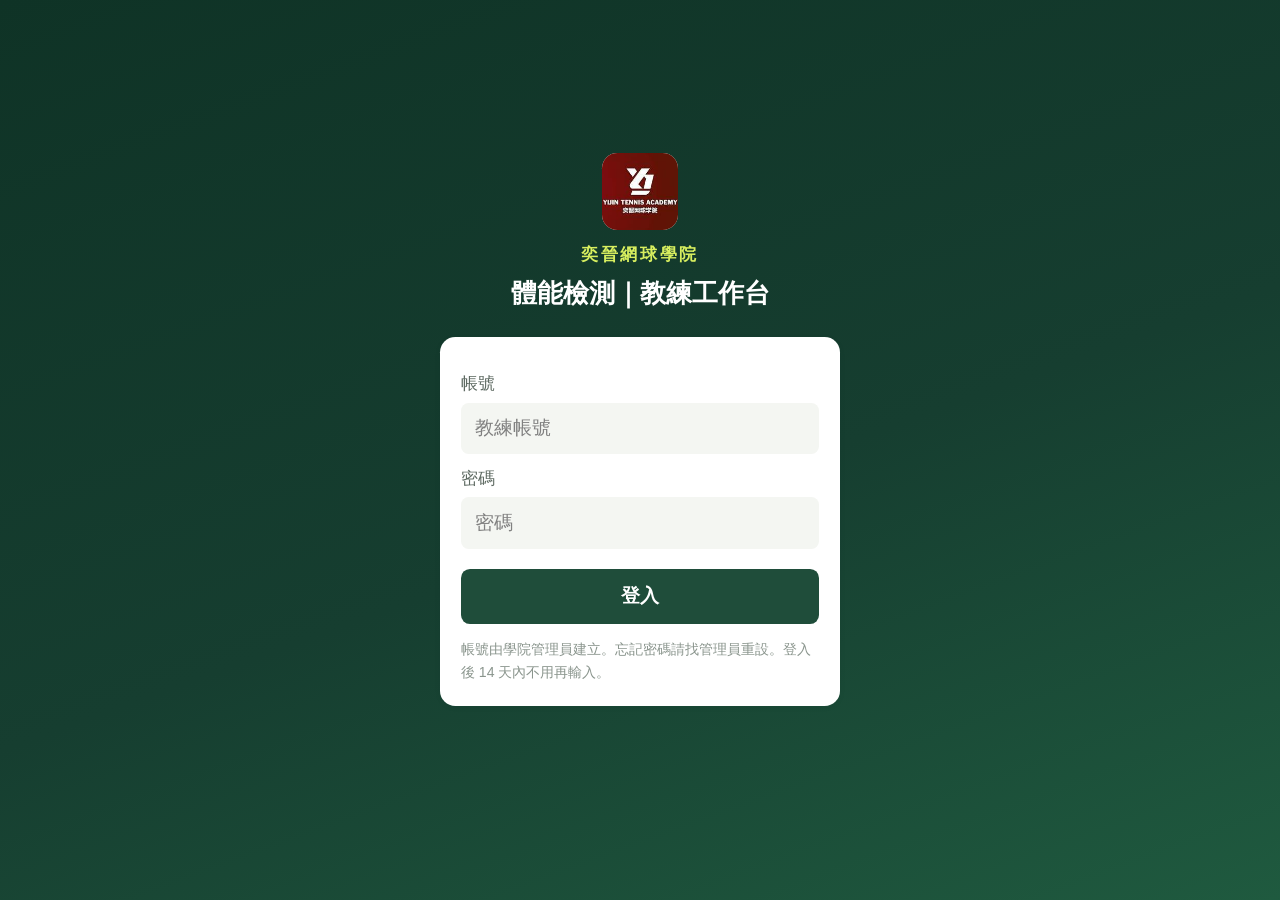
<file: index.html>
<!doctype html>
<html lang="zh-Hant">
<head>
<meta charset="utf-8">
<meta name="viewport" content="width=device-width,initial-scale=1">
<meta name="robots" content="noindex,nofollow">
<title>奕晉體能檢測｜教練工作台</title>
<!-- v2.1（2026-11-22）：首頁直接進教練工作台（app/）；舊版一頁式表單在 form.html -->
<script>
  // 保留網址後面的參數與 # 位置（例如測試用 ?api=），直接轉到工作台
  location.replace('app/' + location.search + location.hash);
</script>
<meta http-equiv="refresh" content="0; url=app/">
<style>body{margin:0;font:16px -apple-system,"PingFang TC",sans-serif;background:#F3F6F1;color:#163E30;display:flex;align-items:center;justify-content:center;height:100vh}</style>
</head>
<body><p>正在打開教練工作台… <a href="app/">沒有自動跳轉請點這裡</a></p></body>
</html>
</file>
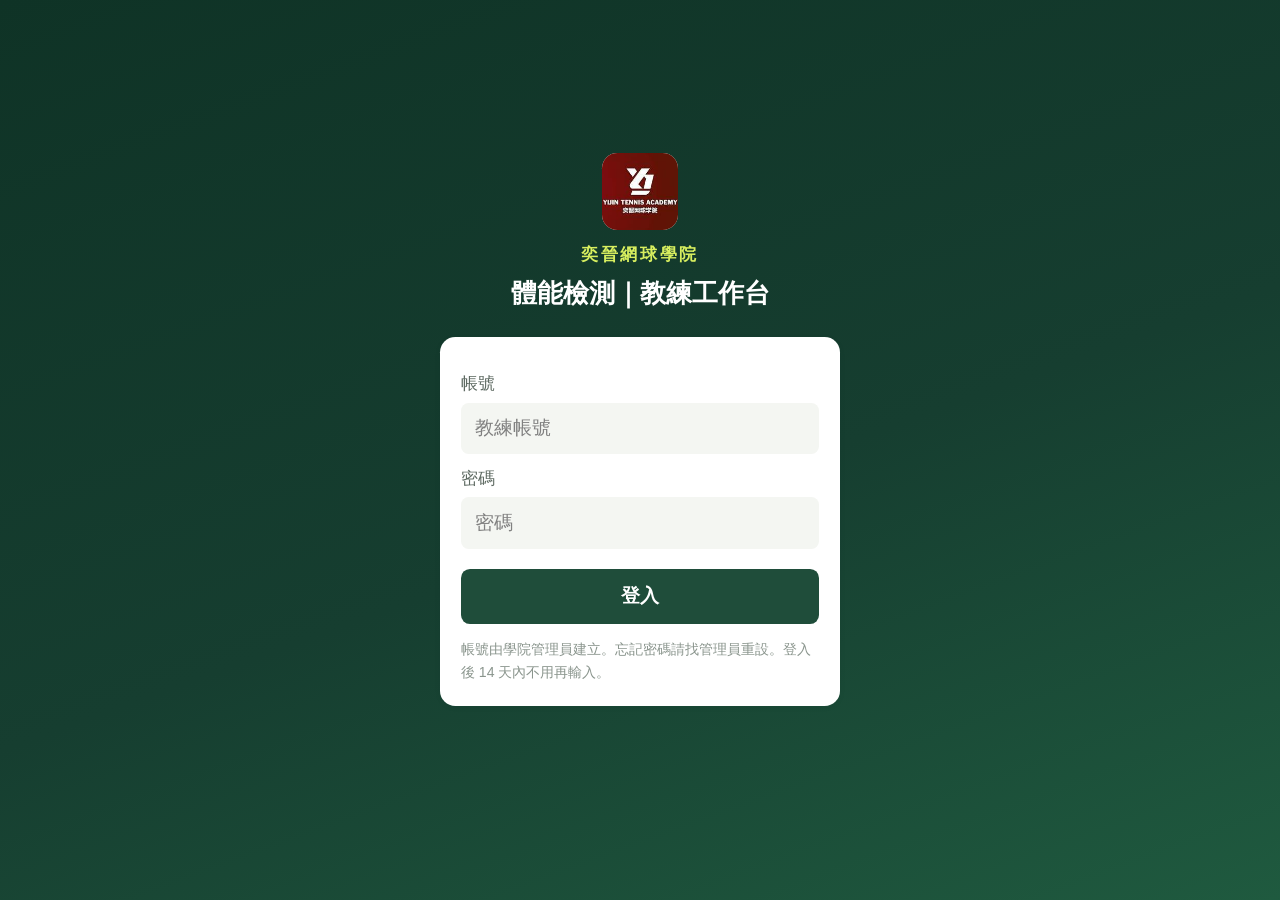
<file: app/index.html>
<!DOCTYPE html>
<html lang="en">
  <head>
    <link rel="stylesheet" href="./assets/uni.ea179fb1.css">

    <meta charset="UTF-8" />
    <script>
      var coverSupport = 'CSS' in window && typeof CSS.supports === 'function' && (CSS.supports('top: env(a)') ||
        CSS.supports('top: constant(a)'))
      document.write(
        '<meta name="viewport" content="width=device-width, user-scalable=no, initial-scale=1.0, maximum-scale=1.0, minimum-scale=1.0' +
        (coverSupport ? ', viewport-fit=cover' : '') + '" />')
    </script>
    <title>奕晉體能</title>
    <!--preload-links-->
    <!--app-context-->
    <script type="module" crossorigin src="./assets/index-DxXrURo-.js"></script>
    <link rel="stylesheet" crossorigin href="./assets/index-BgIN2h4D.css">
  </head>
  <body>
    <div id="app"><!--app-html--></div>
  </body>
</html>
</file>
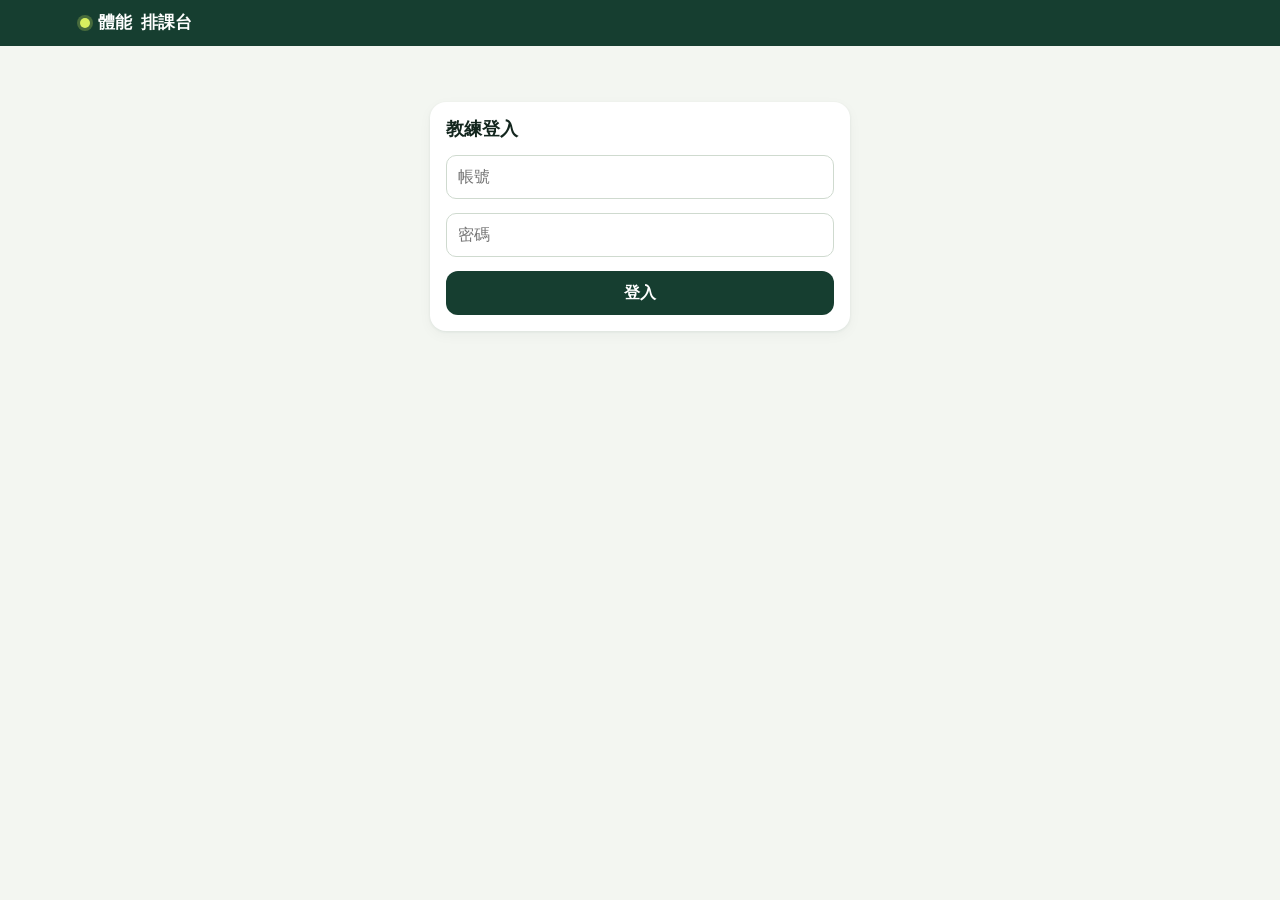
<file: train/index.html>
<!doctype html>
<html lang="zh-Hant">
<head>
<meta charset="utf-8">
<meta name="viewport" content="width=device-width,initial-scale=1,viewport-fit=cover">
<meta name="theme-color" content="#163E30">
<title>體能排課台｜奕晉</title>
<!--
  奕晉體能排課台 v0.1（2026-11-24 測試版）
  網球課表 → 排體能時段 → 這堂練什麼 → 練完回填 → 球員頁
  資料：本機測試走 /api（dev_server.py → 副本）；上線改走 Apps Script /exec（同一組 action）
-->
<style>
:root{
  --g:#163E30;--g2:#1f5a3f;--g3:#2d7553;--lime:#D8EF5F;--bg:#F3F6F1;--card:#fff;--ink:#13261e;--mut:#5b6e64;--line:#e2e9e2;--soft:#e9f2e7;
  --ok:#188052;--ok-bg:#e3f4e9;--warn:#a85d06;--warn-bg:#fff3dc;--bad:#c62828;--bad-bg:#fde7e4;--idle:#7b8a82;--idle-bg:#eef1ee;
  --shadow:0 1px 3px rgba(22,62,48,.08),0 4px 14px rgba(22,62,48,.04);
  --num:"SF Mono",ui-monospace,Menlo,monospace;
}
*{box-sizing:border-box}
html,body{margin:0;background:var(--bg);color:var(--ink);font:16px/1.5 -apple-system,BlinkMacSystemFont,"PingFang TC","Noto Sans TC","Microsoft JhengHei",sans-serif;-webkit-text-size-adjust:100%}
button,input,select,textarea{font:inherit;color:inherit}
button{cursor:pointer}
:focus-visible{outline:3px solid var(--lime);outline-offset:2px}
.num{font-family:var(--num);font-variant-numeric:tabular-nums}
.mut{color:var(--mut)}.sm{font-size:13px}.xs{font-size:12px}
[hidden]{display:none!important}

/* 頂部 */
.top{position:sticky;top:0;z-index:30;background:var(--g);color:#fff;padding:10px max(16px,env(safe-area-inset-right)) 10px max(16px,env(safe-area-inset-left));padding-top:max(10px,env(safe-area-inset-top))}
.top-in{max-width:1120px;margin:0 auto;display:flex;align-items:center;gap:12px;flex-wrap:wrap}
.brand{display:flex;align-items:center;gap:8px;font-weight:800;font-size:17px;letter-spacing:.02em;flex:1;min-width:120px}
.brand i{width:10px;height:10px;border-radius:50%;background:var(--lime);display:inline-block;box-shadow:0 0 0 3px rgba(216,239,95,.25)}
.test{font-size:11px;font-weight:700;background:var(--lime);color:var(--g);padding:2px 7px;border-radius:5px}
.datebar{display:flex;align-items:center;gap:2px;background:rgba(255,255,255,.1);border-radius:12px;padding:2px}
.datebar button{border:0;background:none;color:#fff;width:40px;height:40px;border-radius:10px;font-size:20px}
.datebar button:hover{background:rgba(255,255,255,.12)}
.datebar label{position:relative;padding:0 8px;font-weight:700;min-width:116px;text-align:center}
.datebar input{position:absolute;inset:0;opacity:0;width:100%;cursor:pointer}
.me{font-size:13px;background:rgba(255,255,255,.12);border:0;color:#fff;border-radius:999px;padding:7px 12px}

/* 分頁 */
.nav{position:sticky;top:60px;z-index:25;background:var(--card);border-bottom:1px solid var(--line)}
.nav-in{max-width:1120px;margin:0 auto;display:flex;padding:0 max(8px,env(safe-area-inset-right)) 0 max(8px,env(safe-area-inset-left))}
.nav button{flex:1;border:0;background:none;padding:12px 6px 10px;font-weight:700;color:var(--mut);border-bottom:3px solid transparent;display:flex;flex-direction:column;align-items:center;gap:1px;font-size:14px}
.nav button small{font-size:11px;font-weight:500;opacity:.75}
.nav button[aria-selected=true]{color:var(--g);border-bottom-color:var(--g)}
@media (max-width:640px){
  .top-in{flex-wrap:nowrap;gap:8px}.brand{font-size:15px;min-width:0;flex:1;white-space:nowrap;overflow:hidden}.brand .bt{display:none}
  .datebar label{min-width:92px;padding:0 4px;font-size:15px}.datebar button{width:34px}.me{padding:7px 10px;max-width:84px;overflow:hidden;text-overflow:ellipsis;white-space:nowrap}
  .actbar-in{padding:8px 8px 8px 12px;gap:6px}.actbar-in .st{font-size:12px;min-width:100%}.actbar .btn{min-height:40px;padding:0 12px;font-size:14px;flex:1}
  .nav{position:fixed;top:auto;bottom:0;left:0;right:0;border-top:1px solid var(--line);border-bottom:0;padding-bottom:env(safe-area-inset-bottom)}
  .nav button{border-bottom:0;border-top:3px solid transparent;padding:9px 4px 8px}
  .nav button[aria-selected=true]{border-top-color:var(--g)}
}
main{max-width:1120px;margin:0 auto;padding:16px max(16px,env(safe-area-inset-right)) 140px max(16px,env(safe-area-inset-left))}

/* 共用元件 */
.card{background:var(--card);border-radius:16px;padding:16px;box-shadow:var(--shadow)}
.stack{display:grid;gap:14px}
.row{display:flex;gap:10px;align-items:center;flex-wrap:wrap}
.between{justify-content:space-between}
h2{font-size:18px;margin:0;line-height:1.3}
h3{font-size:15px;margin:0}
.eyebrow{font-size:12px;font-weight:700;color:var(--mut);letter-spacing:.06em}
.btn{border:0;border-radius:12px;min-height:44px;padding:0 16px;font-weight:700;background:var(--g);color:#fff;display:inline-flex;align-items:center;justify-content:center;gap:6px}
.btn:hover{background:var(--g2)}
.btn.sec{background:var(--soft);color:var(--g)}
.btn.sec:hover{background:#dcebd8}
.btn.ghost{background:none;color:var(--g);border:1.5px solid #cfdacf}
.btn.lime{background:var(--lime);color:var(--g)}
.btn:disabled{opacity:.45;cursor:not-allowed}
.link{border:0;background:none;color:var(--g);font-weight:700;padding:6px 4px;text-decoration:underline;text-underline-offset:3px}
.pill{display:inline-flex;align-items:center;gap:4px;font-size:12px;font-weight:700;padding:3px 9px;border-radius:999px;white-space:nowrap}
.pill.ok{background:var(--ok-bg);color:var(--ok)}.pill.warn{background:var(--warn-bg);color:var(--warn)}.pill.bad{background:var(--bad-bg);color:var(--bad)}.pill.idle{background:var(--idle-bg);color:var(--idle)}.pill.g{background:var(--g);color:#fff}.pill.lime{background:var(--lime);color:var(--g)}
.dot{width:8px;height:8px;border-radius:50%;display:inline-block}
.dot.ok{background:var(--ok)}.dot.warn{background:#e0a030}.dot.bad{background:var(--bad)}.dot.idle{background:#b8c3bd}
.empty{text-align:center;padding:28px 16px;color:var(--mut)}
.empty b{display:block;color:var(--ink);font-size:16px;margin-bottom:4px}
.note{background:var(--soft);border-radius:12px;padding:12px 14px;font-size:14px}
.note.warn{background:var(--warn-bg)}
select,input[type=text],input[type=time],textarea{border:1.5px solid #cfdacf;border-radius:10px;padding:9px 11px;background:#fff;min-height:44px}
textarea{width:100%;min-height:220px;font-family:var(--num);font-size:14px;line-height:1.6}

/* 網球繳交看板 */
.paste-card textarea{min-height:200px}
.avt{display:grid;gap:6px}
.avr{display:grid;grid-template-columns:minmax(100px,1.1fr) minmax(110px,1fr) minmax(0,2.2fr) auto;gap:6px 12px;align-items:center;padding:10px 12px;border-radius:12px;background:var(--bg);border-left:4px solid var(--ok)}
.avr.warn{border-left-color:#e0a030}.avr.bad{border-left-color:var(--bad)}.avr.leave{border-left-color:#b8c3bd;opacity:.65}
.avr .nm,.avr .tn{display:grid;min-width:0}
.wins{display:flex;flex-wrap:wrap;gap:6px;min-width:0}
.win{display:inline-flex;flex-direction:column;padding:4px 9px;border-radius:9px;background:var(--card);border:1.5px solid var(--line);font-family:var(--num);font-size:13px;font-weight:700;line-height:1.25}
.win small{font-family:-apple-system,BlinkMacSystemFont,"PingFang TC",sans-serif;font-weight:500;font-size:11px;color:var(--mut)}
.win.full{border-color:#9bd08a}.win.half{border-color:#e9c27a;background:var(--warn-bg)}
.win.best{box-shadow:0 0 0 2px var(--g3) inset}
@media (max-width:640px){.avr{grid-template-columns:1fr auto}.avr .tn{grid-column:1/-1}.avr .wins{grid-column:1/-1}.avr .tg{grid-row:1;grid-column:2}}
.tsub{display:flex;gap:8px;overflow-x:auto;padding-bottom:2px;scrollbar-width:thin}
.tc{flex:0 0 auto;display:flex;align-items:center;gap:6px;padding:7px 11px;border-radius:999px;background:var(--bg);font-size:13px;font-weight:700;white-space:nowrap}
.tc.miss{background:var(--bad-bg);color:var(--bad)}
.tc.late{background:var(--warn-bg);color:var(--warn)}
.tc.ok{background:var(--ok-bg);color:var(--ok)}

/* 摘要 */
.sum{display:grid;grid-template-columns:repeat(4,minmax(0,1fr));gap:10px}
.sum div{background:var(--card);border-radius:14px;padding:12px 14px;box-shadow:var(--shadow)}
.sum b{display:block;font-size:24px;font-family:var(--num);line-height:1.1}
.sum span{font-size:12px;color:var(--mut)}
@media (max-width:520px){.sum{grid-template-columns:repeat(2,minmax(0,1fr))}}

/* 時段卡 */
.slots{display:grid;grid-template-columns:repeat(auto-fill,minmax(320px,1fr));gap:12px}
@media (max-width:400px){.slots{grid-template-columns:1fr}}
.slot{background:var(--card);border-radius:16px;box-shadow:var(--shadow);display:grid;grid-template-columns:6px minmax(0,1fr);overflow:hidden}
.slot .bar{background:var(--ok)}
.slot.warn .bar{background:#e0a030}.slot.bad .bar{background:var(--bad)}
.slot-in{padding:14px 14px 12px;display:grid;gap:10px;min-width:0}
.slot-h{display:flex;align-items:flex-start;gap:10px}
.slot-t{font-family:var(--num);font-size:22px;font-weight:700;line-height:1}
.slot-t small{display:block;font-size:12px;color:var(--mut);font-weight:500;margin-top:4px}
.cap{margin-left:auto;text-align:right;display:grid;gap:4px;justify-items:end}
.meter{width:84px;height:6px;border-radius:3px;background:var(--bg);overflow:hidden}
.meter i{display:block;height:100%;background:var(--g3)}
.meter.full i{background:#e0a030}.meter.over i{background:var(--bad)}
.chips{display:flex;flex-wrap:wrap;gap:6px}
.pc{border:1.5px solid transparent;background:var(--soft);border-radius:10px;padding:6px 10px;font-size:14px;font-weight:600;display:inline-flex;align-items:center;gap:5px;min-height:36px}
.pc:hover{border-color:var(--g3)}
.pc.warn{background:var(--warn-bg);color:var(--warn)}
.pc.bad{background:var(--bad-bg);color:var(--bad)}
.pc .tri{font-size:10px;color:var(--warn)}
.pc small{font-weight:500;font-size:11px;opacity:.8}
.coachbtn{border:1.5px dashed #b9c9bd;background:none;border-radius:10px;padding:5px 10px;font-size:13px;font-weight:700;color:var(--g)}
.flags{display:flex;flex-wrap:wrap;gap:6px}
.slot-f{display:flex;justify-content:space-between;align-items:center;gap:8px;border-top:1px solid var(--line);padding-top:10px}
.manual{font-size:11px;font-weight:700;color:var(--g);background:var(--lime);padding:1px 6px;border-radius:4px}

/* 底部動作列 */
.actbar{position:sticky;bottom:12px;z-index:20;margin-top:16px}
@media (max-width:640px){.actbar{bottom:76px}}
.actbar-in{background:var(--g);color:#fff;border-radius:16px;padding:10px 10px 10px 16px;display:flex;align-items:center;gap:8px;flex-wrap:wrap;box-shadow:0 8px 24px rgba(22,62,48,.25)}
.actbar-in .st{flex:1;min-width:140px;font-size:13px}
.actbar-in .st b{display:block;font-size:14px}
.actbar .btn.sec{background:rgba(255,255,255,.12);color:#fff}
.actbar .btn.sec:hover{background:rgba(255,255,255,.2)}

/* 這堂練什麼 */
.seg{display:flex;gap:6px;overflow-x:auto;padding-bottom:2px}
.seg button{flex:0 0 auto;border:1.5px solid #cfdacf;background:#fff;border-radius:12px;padding:8px 12px;text-align:left;min-height:44px}
.seg button b{font-family:var(--num);display:block;font-size:15px}
.seg button span{font-size:12px;color:var(--mut)}
.seg button[aria-pressed=true]{border-color:var(--g);background:var(--g);color:#fff}
.seg button[aria-pressed=true] span{color:#cfe3d6}
.recent{display:flex;gap:6px;flex-wrap:wrap}
.opts{display:grid;grid-template-columns:repeat(3,minmax(0,1fr));gap:12px}
@media (max-width:820px){.opts{grid-template-columns:1fr}}
.opt{border:1.5px solid var(--line);border-radius:16px;background:var(--card);padding:14px;text-align:left;display:grid;gap:10px;align-content:start;box-shadow:var(--shadow)}
.opt:hover{border-color:var(--g3)}
.opt[aria-pressed=true]{border:2.5px solid var(--g);padding:13px;background:#f6fbf3}
.opt ol{margin:0;padding-left:20px;font-size:14px;display:grid;gap:3px}
.opt li.f{font-weight:700}
.opt li.f::after{content:" 弱項";font-size:11px;background:var(--lime);color:var(--g);padding:0 5px;border-radius:4px;margin-left:4px;font-weight:700}
.opt li.w{color:var(--mut)}
.lv{width:34px;height:34px;border-radius:10px;display:grid;place-items:center;font-weight:800;font-size:16px}
.lv.重{background:var(--bad-bg);color:var(--bad)}.lv.中{background:var(--ok-bg);color:var(--ok)}.lv.輕{background:var(--idle-bg);color:var(--idle)}
.people{display:grid;grid-template-columns:repeat(auto-fill,minmax(300px,1fr));gap:10px}
.person{border:1px solid var(--line);border-radius:14px;padding:12px;display:grid;gap:8px;background:var(--card)}
.person h3{display:flex;align-items:center;gap:8px}
.kv{display:grid;grid-template-columns:repeat(3,minmax(0,1fr));gap:6px}
.kv div{background:var(--bg);border-radius:8px;padding:6px 8px;min-width:0}
.kv span{display:block;font-size:11px;color:var(--mut)}
.kv b{font-size:13px;overflow-wrap:anywhere}
.flag{font-size:11px;font-weight:800;padding:2px 7px;border-radius:5px;white-space:nowrap}
.flag.grow{background:var(--lime);color:var(--g)}.flag.bad{background:var(--bad-bg);color:var(--bad)}.flag.warn{background:var(--warn-bg);color:var(--warn)}.flag.idle{background:var(--idle-bg);color:var(--idle)}
.todo{font-size:14px;margin:0;padding-left:18px}

/* 回填 */
.fill{display:grid;gap:8px}
.frow{display:grid;grid-template-columns:minmax(80px,1fr) auto auto;gap:8px 12px;align-items:center;border:1px solid var(--line);border-radius:14px;padding:10px 12px;background:var(--card)}
.frow .nm{font-weight:700}
.frow .nm small{display:block;font-weight:500;color:var(--mut);font-size:12px}
.tog{display:flex;border:1.5px solid #cfdacf;border-radius:10px;overflow:hidden}
.tog button{border:0;background:#fff;padding:0 10px;min-height:40px;font-size:13px;font-weight:700;color:var(--mut)}
.tog button[aria-pressed=true]{background:var(--g);color:#fff}
.tog button.abs[aria-pressed=true]{background:var(--bad)}
.step{display:flex;align-items:center;border:1.5px solid #cfdacf;border-radius:10px;overflow:hidden}
.step button{border:0;background:var(--soft);width:38px;min-height:40px;font-size:18px;font-weight:700;color:var(--g)}
.step output{min-width:40px;text-align:center;font-family:var(--num);font-weight:700}
.frow .more{grid-column:1/-1;display:flex;gap:8px;flex-wrap:wrap}
.frow .more input{flex:1;min-width:160px}
.frow.off{opacity:.6}
@media (max-width:560px){.frow{grid-template-columns:1fr auto}.frow .rpe{grid-column:1/-1;justify-self:start}}

/* 球員頁 */
.ph{display:flex;align-items:center;gap:14px;flex-wrap:wrap}
.av{width:54px;height:54px;border-radius:16px;background:var(--g);color:var(--lime);display:grid;place-items:center;font-weight:800;font-size:22px}
.goals{display:flex;flex-wrap:wrap;gap:6px}
.goals button{border:1.5px solid #cfdacf;background:#fff;border-radius:999px;padding:6px 14px;font-size:15px;min-height:40px;font-weight:600}
.goals button[aria-pressed="true"]{background:var(--ink,#1f3a2c);color:#fff;border-color:transparent}
.tip{border-left:4px solid var(--lime,#b9d84a);background:var(--bg);border-radius:8px;padding:8px 12px;font-size:14px}
.frow .q{grid-column:1/-1;display:flex;gap:8px;flex-wrap:wrap;align-items:center;font-size:13px}
.frow .q input{width:92px;min-height:40px}
.frow .q select{min-height:40px}
.nums{display:grid;gap:6px}
.nums div{display:grid;grid-template-columns:minmax(90px,1fr) auto;gap:8px;align-items:baseline;border-bottom:1px dashed var(--line);padding:4px 0}
.nums .up{color:var(--ok,#2e7d32);font-weight:700}.nums .dn{color:var(--bad,#c62828);font-weight:700}
.pgrid{display:grid;grid-template-columns:minmax(0,1fr) minmax(0,1fr);gap:14px}
@media (max-width:820px){.pgrid{grid-template-columns:1fr}}
.dim{display:grid;grid-template-columns:86px minmax(0,1fr) 70px;gap:8px;align-items:center;font-size:13px;margin-bottom:8px}
.trk{height:16px;background:var(--bg);border-radius:4px;position:relative;overflow:hidden}
.trk i{position:absolute;left:0;top:0;bottom:0;border-radius:4px}
.trk i.a{background:#cfdacf}
.trk i.b{background:var(--g3);top:5px;bottom:5px}
.trk em{position:absolute;top:0;bottom:0;width:2px;background:var(--mut);left:50%;opacity:.35}
.legend{display:flex;gap:14px;font-size:12px;color:var(--mut);margin:4px 0 10px}
.legend span::before{content:"";display:inline-block;width:10px;height:10px;border-radius:2px;margin-right:5px;vertical-align:-1px}
.legend .a::before{background:#cfdacf}.legend .b::before{background:var(--g3)}
.weeks{display:grid;grid-template-columns:repeat(8,minmax(0,1fr));gap:6px;align-items:end;height:150px}
.wk{display:grid;justify-items:center;gap:3px;align-self:end}
.wk i{display:block;width:100%;background:var(--g3);border-radius:4px 4px 0 0;min-height:2px}
.wk i.hot{background:#e0a030}
.wk span{font-size:10px;color:var(--mut);font-family:var(--num)}
.mix{display:grid;gap:6px}
.insight{border-left:4px solid var(--lime);background:var(--bg);border-radius:0 12px 12px 0;padding:10px 14px;font-size:15px}
.hist{font-size:13px;display:grid;gap:4px;max-height:220px;overflow:auto}
.hist div{display:flex;justify-content:space-between;gap:8px;border-bottom:1px dashed var(--line);padding:3px 0}

/* 網球教練 */
.tentry{display:grid;grid-template-columns:auto minmax(0,1fr) auto;gap:12px;align-items:center;border:1px solid var(--line);border-radius:14px;padding:12px;background:var(--card)}
.tentry .t{font-family:var(--num);font-weight:700}
.deadline{background:var(--g);color:#fff;border-radius:16px;padding:14px 16px;display:flex;gap:12px;align-items:center}
.deadline b{color:var(--lime);font-size:20px;font-family:var(--num)}
.pick{display:flex;flex-wrap:wrap;gap:6px;max-height:240px;overflow:auto;padding:2px}
.pick button{border:1.5px solid #cfdacf;background:#fff;border-radius:999px;padding:6px 12px;font-size:14px;min-height:38px}
.pick button[aria-pressed=true]{background:var(--g);border-color:var(--g);color:#fff}

/* 底部抽屜 */
.sheet-bg{position:fixed;inset:0;background:rgba(10,25,18,.45);z-index:50;display:flex;align-items:flex-end;justify-content:center}
.sheet{background:var(--card);width:min(560px,100%);max-height:88vh;overflow:auto;border-radius:20px 20px 0 0;padding:8px 18px calc(18px + env(safe-area-inset-bottom));box-shadow:0 -10px 40px rgba(0,0,0,.2)}
@media (min-width:700px){.sheet-bg{align-items:center}.sheet{border-radius:20px}}
.grab{width:40px;height:5px;border-radius:3px;background:#d5ddd7;margin:4px auto 12px}
.sheet h2{margin-bottom:4px}
.opt-list{display:grid;gap:8px;margin-top:12px}
.opt-list button{display:flex;align-items:center;gap:10px;text-align:left;border:1.5px solid var(--line);background:#fff;border-radius:12px;padding:12px;min-height:52px}
.opt-list button:hover{border-color:var(--g3)}
.opt-list button b.num{font-family:var(--num)}
.opt-list button span{margin-left:auto}
.toast{position:fixed;left:50%;bottom:96px;transform:translateX(-50%) translateY(20px);background:var(--ink);color:#fff;padding:11px 18px;border-radius:12px;font-size:14px;opacity:0;pointer-events:none;transition:.2s;z-index:60;max-width:90vw}
.toast.on{opacity:1;transform:translateX(-50%) translateY(0)}
.loading{display:grid;place-items:center;padding:60px 0;color:var(--mut)}
.spin{width:28px;height:28px;border:3px solid var(--line);border-top-color:var(--g);border-radius:50%;animation:sp 1s linear infinite;margin-bottom:10px}
@keyframes sp{to{transform:rotate(360deg)}}
@media (prefers-reduced-motion:reduce){*{transition:none!important;animation:none!important}}
.gate{max-width:420px;margin:40px auto}
.gate .opt-list button{min-height:48px}
details summary{cursor:pointer;font-weight:700;color:var(--g)}
</style>
</head>
<body>
<header class="top"><div class="top-in">
  <div class="brand"><i></i>體能<span class="bt">排課台</span> <span class="test" id="testTag" hidden>測試</span></div>
  <div class="datebar" id="datebar" hidden>
    <button id="prevD" aria-label="前一天">‹</button>
    <label><span id="dLabel"></span><input type="date" id="dInput" aria-label="選日期"></label>
    <button id="nextD" aria-label="後一天">›</button>
  </div>
  <button class="me" id="meBtn" hidden></button>
</div></header>
<nav class="nav" id="nav" hidden><div class="nav-in" role="tablist">
  <button role="tab" data-v="plan" aria-selected="true">排課<small>時段</small></button>
  <button role="tab" data-v="sess" aria-selected="false">這堂<small>練什麼</small></button>
  <button role="tab" data-v="fill" aria-selected="false">回填<small>RPE</small></button>
  <button role="tab" data-v="player" aria-selected="false">球員<small>進步</small></button>
</div></nav>
<main id="app"><div class="loading"><div class="spin"></div>載入中…</div></main>
<div class="toast" id="toast" role="status" aria-live="polite"></div>
<div id="sheetRoot"></div>

<script src="engine.js"></script>
<script>
'use strict';
const E = window.TrainEngine;
const IS_DEV = /^(127\.0\.0\.1|localhost)$/.test(location.hostname);
// 測試期：接「張無忌」副本的測試後台；正式上線改成 PROD_API
const TEST_API = 'https://script.google.com/macros/s/AKfycbx7txO6BrZjh-EMSXpVWO00OVuQCBor8XOeSN7dt2KCMMLIT4uBnNwRxACHcgIvCZt1/exec';
const PROD_API = 'https://script.google.com/macros/s/AKfycbzui0D7wBTHs02oqO87bbabZdvdvEW0FuHtmxMWfQAot30pm5C62AkjBvQSxltp8ldE/exec';
const USE_TEST = false;
const API = IS_DEV ? '/api' : (USE_TEST ? TEST_API : PROD_API);
const $ = s => document.querySelector(s);
const esc = s => String(s == null ? '' : s).replace(/[&<>"']/g, c => ({ '&': '&amp;', '<': '&lt;', '>': '&gt;', '"': '&quot;', "'": '&#39;' }[c]));
const LS = { get(k) { try { return localStorage.getItem(k); } catch (e) { return null; } }, set(k, v) { try { localStorage.setItem(k, v); } catch (e) {} }, del(k) { try { localStorage.removeItem(k); } catch (e) {} } };

const st = {
  me: null, date: '', day: null, view: 'plan',
  slots: [], dirty: false, planStatus: '', planAt: '',
  curSlot: null, fill: {}, curPlayer: null, sugg: {}
};

function toast(m, ms) { const t = $('#toast'); t.textContent = m; t.classList.add('on'); clearTimeout(toast._t); toast._t = setTimeout(() => t.classList.remove('on'), ms || 2400); }
async function api(action, params) {
  const tk = (st.me && st.me.token) || '';
  const body = JSON.stringify(Object.assign({ action, token: tk }, params || {}));
  const r = (!IS_DEV && action === 'login')
    ? await fetch(API + '?' + new URLSearchParams({ action: 'login', user: params.user, pass: params.pass || '' }))
    : await fetch(API, IS_DEV ? { method: 'POST', headers: { 'Content-Type': 'application/json' }, body } : { method: 'POST', headers: { 'Content-Type': 'text/plain;charset=utf-8' }, body });
  const d = await r.json();
  if (d.needLogin) { logout(); throw new Error('needLogin'); }
  if (d.error) throw new Error(d.error);
  return d;
}

// ───────────── 日期 ─────────────
const today = () => { const d = new Date(); return d.getFullYear() + '-' + String(d.getMonth() + 1).padStart(2, '0') + '-' + String(d.getDate()).padStart(2, '0'); };
function dLabel(d) { return (+d.slice(5, 7)) + '/' + (+d.slice(8)) + '（' + E.weekday(d) + '）'; }
function setDate(d) { st.date = d; $('#dLabel').textContent = dLabel(d); $('#dInput').value = d; load(); }
$('#prevD').onclick = () => guardDirty(() => setDate(E.addDays(st.date, -1)));
$('#nextD').onclick = () => guardDirty(() => setDate(E.addDays(st.date, 1)));
$('#dInput').onchange = e => e.target.value && guardDirty(() => setDate(e.target.value));

// ───────────── 抽屜 ─────────────
function sheet(html, onMount) {
  const root = $('#sheetRoot');
  root.innerHTML = `<div class="sheet-bg" id="sbg"><div class="sheet" role="dialog" aria-modal="true"><div class="grab"></div>${html}</div></div>`;
  $('#sbg').addEventListener('click', e => { if (e.target.id === 'sbg') closeSheet(); });
  document.addEventListener('keydown', escClose);
  onMount && onMount(root);
  const f = root.querySelector('button,input,select,textarea'); f && f.focus();
}
function escClose(e) { if (e.key === 'Escape') closeSheet(); }
function closeSheet() { $('#sheetRoot').innerHTML = ''; document.removeEventListener('keydown', escClose); }
function confirmSheet(title, msg, okText, fn) {
  sheet(`<h2>${esc(title)}</h2><p class="mut">${esc(msg)}</p><div class="row" style="justify-content:flex-end;margin-top:16px"><button class="btn ghost" id="cNo">取消</button><button class="btn" id="cYes">${esc(okText)}</button></div>`, () => {
    $('#cNo').onclick = closeSheet; $('#cYes').onclick = () => { closeSheet(); fn(); };
  });
}
function guardDirty(fn) { if (st.dirty) confirmSheet('排課還沒存', '換日期會丟掉剛剛的調整。', '不存，直接換', fn); else fn(); }

// ───────────── 登入 ─────────────
function logout() { LS.del('yj_train_me'); st.me = null; gate(); }
async function gate() {
  $('#nav').hidden = true; $('#datebar').hidden = true; $('#meBtn').hidden = true;
  if (IS_DEV) {
    $('#testTag').hidden = false;
    $('#app').innerHTML = `<div class="gate card"><h2>測試模式登入</h2><p class="mut sm">資料讀寫的是「張無忌」副本，正式表不會動。點一位教練看他的畫面。</p><div class="loading" id="cl"><div class="spin"></div></div></div>`;
    try {
      const r = await fetch('/api', { method: 'POST', body: JSON.stringify({ action: 'getDay', token: 'dev:x', date: today() }) }).then(r => r.json());
      const cs = r.coaches || [];
      const by = t => cs.filter(c => c.type === t);
      $('#cl').outerHTML = `<p class="eyebrow" style="margin-top:14px">體能教練</p><div class="opt-list">${by('體能').map(c => `<button data-u="${esc(c.name)}"><b>${esc(c.name)}</b><span class="pill ${c.group === '大隊' ? 'g' : 'lime'}">${esc(c.group)}</span></button>`).join('')}</div>
        <p class="eyebrow" style="margin-top:18px">網球教練（只看得到交課表）</p><div class="opt-list" style="grid-template-columns:repeat(3,1fr)">${by('網球').map(c => `<button data-u="${esc(c.name)}" style="justify-content:center"><b>${esc(c.name)}</b></button>`).join('')}</div>`;
      document.querySelectorAll('[data-u]').forEach(b => b.onclick = () => doLogin(b.dataset.u));
    } catch (e) { $('#app').innerHTML = `<div class="card empty"><b>連不到測試伺服器</b>請先在終端機跑 python3 dev_server.py</div>`; }
  } else {
    $('#testTag').hidden = !USE_TEST;
    $('#app').innerHTML = `<form class="gate card stack" id="lf"><h2>教練登入</h2>${USE_TEST ? '<p class="note sm" style="margin:0">測試版：排課、回填存在測試用的試算表；只有「對不到 01 的名字」補登會寫進正式 01 球員總表。帳號用測試表的教練帳號。</p>' : ''}<input type="text" id="lu" placeholder="帳號" autocomplete="username" required><input type="password" id="lp" placeholder="密碼" autocomplete="current-password" required style="border:1.5px solid #cfdacf;border-radius:10px;padding:9px 11px;min-height:44px"><button class="btn">登入</button></form>`;
    $('#lf').onsubmit = e => { e.preventDefault(); doLogin($('#lu').value.trim(), $('#lp').value); };
  }
}
async function doLogin(user, pass) {
  try {
    let r = await api('login', { user, pass });
    if (!IS_DEV) { st.me = { token: r.token, name: r.name }; const me = await api('trainMe', {}); r = Object.assign(me, { token: r.token }); }
    st.me = r; LS.set('yj_train_me', JSON.stringify(r)); start();
  }
  catch (e) { toast(e.message); }
}
function start() {
  $('#datebar').hidden = false; $('#meBtn').hidden = false;
  $('#meBtn').textContent = (st.me.previewAs ? '預覽 ' + st.me.previewAs : st.me.name + (st.me.type === '網球' ? '（網球）' : '')) + ' ▾';
  $('#meBtn').onclick = () => {
    const real = st.me.realType || st.me.type;
    const prev = (USE_TEST || IS_DEV) && real === '體能' && st.day ? `<p class="eyebrow" style="margin-top:14px">測試：用網球教練的身分預覽</p><div class="pick">${st.me.previewAs ? '<button id="pvOff" aria-pressed="true">回到體能教練</button>' : ''}${(st.day.coaches || []).filter(c => c.type === '網球').map(c => `<button data-pv="${esc(c.code || c.name)}">${esc(c.name)}</button>`).join('')}</div>` : '';
    sheet(`<h2>${esc(st.me.name)}</h2><p class="mut">${esc(st.me.previewAs ? '預覽：網球教練 ' + st.me.previewAs : st.me.type + '教練' + (st.me.group ? '・' + st.me.group : ''))}</p>${prev}<div class="opt-list"><button id="lo">登出／換人</button></div>`, () => {
      $('#lo').onclick = () => { closeSheet(); logout(); };
      document.querySelectorAll('[data-pv]').forEach(b => b.onclick = () => { closeSheet(); st.me.realType = real; st.me.previewAs = b.dataset.pv; st.me.type = '網球'; st.me.code = b.dataset.pv; st.tdraft = null; start(); });
      const off = $('#pvOff'); if (off) off.onclick = () => { closeSheet(); st.me.type = real; delete st.me.previewAs; st.me.code = ''; start(); };
    });
  };
  $('#nav').hidden = st.me.type === '網球';
  // 網球教練預設看「明天」（要交的那天）
  setDate(E.addDays(today(), 1));
}
document.querySelectorAll('.nav button').forEach(b => b.onclick = () => go(b.dataset.v));
function go(v) {
  st.view = v;
  document.querySelectorAll('.nav button').forEach(b => b.setAttribute('aria-selected', b.dataset.v === v));
  render(); window.scrollTo({ top: 0 });
}

// ───────────── 載入一天 ─────────────
let loadSeq = 0;
async function load() {
  const seq = ++loadSeq;
  $('#app').innerHTML = `<div class="loading"><div class="spin"></div>讀取 ${dLabel(st.date)} 的資料…</div>`;
  try {
    const d = await api('getDay', { date: st.date });
    if (seq !== loadSeq) return;
    prep(d);
    st.day = d; st.dirty = false; st.sugg = {};
    if (d.plan && d.plan.slots.length) { st.slots = d.plan.slots; st.planStatus = d.plan.status; st.planAt = d.plan.at; st.showPlan = true; E.recheck(st.slots, engineInput()); }
    else { st.slots = autoPlan(); st.planStatus = ''; st.planAt = ''; st.showPlan = false; }
    if (!st.slots.find(s => s.id === st.curSlot)) st.curSlot = (st.slots[0] || {}).id || null;
    if (!st.curPlayer || !d.roster.find(p => p.name === st.curPlayer)) st.curPlayer = (st.slots[0] && st.slots[0].players[0]) || (d.roster[0] || {}).name;
    render();
  } catch (e) { if (e.message !== 'needLogin') $('#app').innerHTML = `<div class="card empty"><b>讀不到資料</b>${esc(e.message)}<br><button class="btn" style="margin-top:12px" onclick="load()">再試一次</button></div>`; }
}
function prep(d) {
  const idx = E.nameIndex(d.roster);
  d.idx = idx;
  d.resolve = n => idx[E.nameKey(n)] || n;
  // 舊資料裡可能混進教練稱呼（赖＝賴）或「女」「男」這種切剩的字 → 不當成學員
  const coachKeys = new Set((d.coaches || []).map(c => E.nameKey(c.code || c.name)).filter(Boolean));
  d.tennis.forEach(t => t.players = t.players.map(d.resolve).filter(n => !coachKeys.has(E.nameKey(n)) && !/^[女男]$/.test(n)));
  d.tests = d.tests || {};
  d.latest = {};
  Object.keys(d.radar).forEach(n => { const h = d.radar[n]; d.latest[n] = h[h.length - 1]; });
  // 程度沒填 → 用檢測總分暫估
  d.roster.forEach(p => {
    p.levelGuess = false;
    if (!p.level && d.latest[p.name] && d.latest[p.name].total != null) {
      const t = d.latest[p.name].total; p.level = t >= 60 ? '高' : t >= 45 ? '中' : '低'; p.levelGuess = true;
    }
  });
}
function engineInput() {
  const d = st.day;
  return { date: st.date, roster: d.roster, tennis: d.tennis, leave: d.leave, coaches: d.coaches };
}
function autoPlan(keepManual) {
  const inp = engineInput();
  inp.locked = keepManual ? st.slots.filter(s => s.manual) : [];
  const r = E.schedule(inp);
  st.unplaced = r.unplaced;
  const out = r.slots.map((s, i) => Object.assign(s, { id: s.id || ('S' + (i + 1)) }));
  E.recheck(out, inp);
  return out;
}
function markDirty() { st.dirty = true; E.recheck(st.slots, engineInput()); render(); }

// ───────────── render ─────────────
function render() {
  if (!st.day) return;
  if (st.me.type === '網球') return renderTennisCoach();
  ({ plan: renderPlan, sess: renderSess, fill: renderFill, player: renderPlayer })[st.view]();
}

/* ==== 1. 排課 ==== */
function submissions() {
  const d = st.day, codes = d.coaches.filter(c => c.type === '網球');
  const deadline = E.addDays(st.date, -1) + ' 20:00';
  return codes.map(c => {
    const mine = d.tennis.filter(t => String(t.coach).split('、').some(x => x === c.name || x === c.code));
    if (!mine.length) return { c, st: 'miss', txt: '未交' };
    const at = mine.map(t => t.at).sort().pop() || '';
    const late = at && at > deadline;
    return { c, st: late ? 'late' : 'ok', txt: (late ? '遲交 ' : '') + (at ? at.slice(5).replace('-', '/') : '已交'), n: mine.length };
  });
}
function relDay(d) { const t = today(); return d === t ? '今天' : d === E.addDays(t, 1) ? '明天' : d === E.addDays(t, -1) ? '昨天' : dLabel(d); }
// ───────────── 對不到 01 的名字：一鍵補登（直接寫正式 01 球員總表） ─────────────
const IGN_KEY = 'yj_train_ignore';
function ignored() { try { return new Set(JSON.parse(LS.get(IGN_KEY) || '[]')); } catch (e) { return new Set(); } }
function setIgnored(set) { LS.set(IGN_KEY, JSON.stringify([...set])); }
function nfBlock(notIn) {
  if (!notIn.length) return '';
  const ign = ignored(), todo = notIn.filter(n => !ign.has(n)), skipped = notIn.length - todo.length;
  const reset = skipped ? `<span class="xs mut">已略過 ${skipped} 位只上網球的・<a href="#" id="nfReset">重新顯示</a></span>` : '';
  if (!todo.length) return `<p class="xs mut" style="margin:0">${reset}</p>`;
  return `<div class="note stack" style="gap:8px">
      <div class="sm"><b>對不到 01 的名字（${todo.length}）</b>　點名字補一次，之後網球表這樣寫都會自動對到。</div>
      <div class="pick" id="nfP" style="max-height:none">${todo.map(n => `<button data-nf="${esc(n)}">${esc(n)}</button>`).join('')}</div>
      ${reset}
    </div>`;
}
function bindNf() {
  document.querySelectorAll('[data-nf]').forEach(b => b.onclick = () => linkSheet(b.dataset.nf));
  const r = $('#nfReset'); if (r) r.onclick = e => { e.preventDefault(); setIgnored(new Set()); render(); };
}
function afterRosterChange() {
  prep(st.day);
  if (!st.showPlan) st.slots = autoPlan();
  else E.recheck(st.slots, engineInput());
  render();
}
function linkSheet(raw) {
  const roster = st.day.roster, k = E.nameKey(raw);
  const score = p => { const a = E.nameKey(p.name + (p.alias || '')); let n = 0; new Set(k).forEach(c => { if (a.includes(c)) n++; }); return n; };
  const sugg = roster.map(p => ({ p, s: score(p) })).filter(x => x.s > 0).sort((a, b) => b.s - a.s).slice(0, 8).map(x => x.p);
  const looksName = /^[\u3400-\u9fff]{3,4}$/.test(raw) && !/[女男]$/.test(raw);
  let grp = '';
  sheet(`<h2>「${esc(raw)}」是誰？</h2>
    <p class="mut sm" style="margin:4px 0 0">補一次就好，之後網球表寫「${esc(raw)}」都會自動對到。</p>
    <h3 style="font-size:15px;margin:16px 0 6px">是 01 裡的這位</h3>
    <input type="text" id="lkQ" placeholder="搜尋 01 的姓名或暱稱" style="width:100%" autocomplete="off">
    <div class="pick" id="lkP" style="margin-top:8px"></div>
    <h3 style="font-size:15px;margin:18px 0 6px">01 沒有這個人 → 新增</h3>
    <div class="row" style="gap:8px;flex-wrap:wrap;align-items:center">
      <input type="text" id="lkN" value="${looksName ? esc(E.toTrad(raw)) : ''}" placeholder="全名（繁體）" style="flex:1;min-width:150px">
      <div class="pick" id="lkG" style="flex:none"><button data-g="大隊">大隊</button><button data-g="小朋友">小朋友</button></div>
    </div>
    <div class="row" style="justify-content:space-between;margin-top:16px;gap:8px;flex-wrap:wrap">
      <button class="btn ghost" id="lkIgn">只上網球，不用管</button>
      <button class="btn" id="lkAdd" disabled>新增到 01</button>
    </div>
    <p class="xs mut" style="margin:10px 0 0">會直接寫進正式的 01 球員總表。新增的人，生日、性別之後要到 01 補上（檢測報告需要）。</p>`, () => {
    const draw = () => {
      const q = E.nameKey($('#lkQ').value);
      const list = q ? roster.filter(p => E.nameKey(p.name + ' ' + (p.alias || '')).includes(q)).slice(0, 12) : sugg;
      $('#lkP').innerHTML = list.length ? list.map(p => `<button data-pick="${esc(p.name)}">${esc(p.name)}${p.alias ? ` <small class="mut">${esc(p.alias)}</small>` : ''}</button>`).join('') : `<span class="sm mut">${q ? '01 找不到，看看是不是要新增' : '打字搜尋 01 的名字'}</span>`;
      document.querySelectorAll('[data-pick]').forEach(b => b.onclick = () => doLink('alias', b.dataset.pick));
    };
    const okAdd = () => { $('#lkAdd').disabled = !($('#lkN').value.trim() && grp); };
    $('#lkQ').oninput = draw; draw();
    $('#lkN').oninput = okAdd;
    document.querySelectorAll('#lkG [data-g]').forEach(b => b.onclick = () => { grp = b.dataset.g; document.querySelectorAll('#lkG [data-g]').forEach(x => x.setAttribute('aria-pressed', x === b)); okAdd(); });
    $('#lkIgn').onclick = () => { const s = ignored(); s.add(raw); setIgnored(s); closeSheet(); render(); };
    $('#lkAdd').onclick = () => doLink('add', E.toTrad($('#lkN').value.trim()), grp);
  });
  async function doLink(mode, name, group) {
    const btns = document.querySelectorAll('#sheetRoot button'); btns.forEach(b => b.disabled = true);
    try {
      const r = await api('rosterLink', { mode, name, alias: raw, group });
      closeSheet();
      if (mode === 'alias') {
        const p = roster.find(x => x.name === name); if (p) p.alias = r.alias || ((p.alias ? p.alias + '、' : '') + raw);
        toast(`已登記：${raw} ＝ ${name}`);
      } else {
        roster.push({ id: String(r.id), name, alias: name === raw ? '' : raw, group, unclassified: false, team: '', level: '', growth: false, earliest: '', latest: '', status: '在訓', coach: '' });
        toast(`已新增到 01：${name}（#${r.id}）`);
      }
      afterRosterChange();
    } catch (e) {
      if (e.message === 'needLogin') return;
      btns.forEach(b => b.disabled = false);
      toast('沒存到：' + e.message, 4000);
    }
  }
}

function renderPlan() {
  const d = st.day, subs = submissions();
  const A = E.availability({ roster: d.roster, tennis: d.tennis, leave: d.leave });
  const cnt = k => A.people.filter(p => p.status === k).length;
  const placed = [].concat(...st.slots.map(s => s.players));
  const nWarn = st.slots.filter(s => s.status === 'warn').length, nBad = st.slots.filter(s => s.status === 'bad').length;
  const missing = subs.filter(s => s.st === 'miss');
  const stateTxt = st.dirty ? '有調整還沒存' : st.planStatus === '定案' ? '已定案・' + (st.planAt || '').slice(5) : st.planStatus === '草案' ? '草案已存・' + (st.planAt || '').slice(5) : '系統草案（還沒存）';
  const unplaced = (st.unplaced || []).filter(u => !placed.includes(u.name));
  const rel = relDay(st.date);
  const unc = A.people.filter(p => p.unclassified).length;

  const pasteCard = `<section class="card stack paste-card">
      <div><p class="eyebrow" style="margin:0">步驟 1</p><h2>貼上${esc(rel)}的網球課表</h2></div>
      <textarea id="inlineT" placeholder="把網球教練的備忘錄整段貼進來，例如：&#10;9-10 王圣盈  賴&#10;8-10 刘珈妮莫可妍 鄭&#10;1-3 李一凡女 杨杺颖 小白 宥"></textarea>
      <div id="inlinePrev" class="sm mut">下午的 1–7 點會自動當成 13–19 點。名字黏在一起、後面接教練都讀得懂。</div>
      <div class="row" style="justify-content:flex-end"><button class="btn" id="inlineGo" disabled>分析${esc(rel)}誰能練 →</button></div>
    </section>`;

  const tennisCard = `<section class="card stack" aria-labelledby="h-ten">
      <div class="row between"><div><p class="eyebrow" style="margin:0">步驟 1</p><h2 id="h-ten">${esc(rel)}的網球課表</h2></div><div class="row"><span class="sm mut">截止 ${dLabel(E.addDays(st.date, -1))} 20:00</span><button class="btn sec" id="pasteBtn">重新貼上</button></div></div>
      <div class="tsub">${subs.map(s => `<span class="tc ${s.st}" title="${esc(s.c.name)}">${s.st === 'ok' ? '✓' : s.st === 'late' ? '⏰' : '✕'} ${esc(s.c.name)} <span class="xs" style="font-weight:500">${esc(s.txt)}</span></span>`).join('')}</div>
      ${missing.length ? `<p class="sm mut" style="margin:0">${missing.length} 位網球教練還沒交，他們的學生可能沒列進來。</p>` : ''}
    </section>`;

  const winChip = (p, w) => `<span class="win ${w.min >= p.dur ? 'full' : 'half'} ${p.best === w ? 'best' : ''}">${esc(w.start)}–${esc(w.end)}<small>${esc(w.where)}${w.min < p.dur ? '・' + w.min + '分' : ''}</small></span>`;
  const stTag = { ok: '<span class="pill ok">可以練</span>', warn: '<span class="pill warn">只有半堂</span>', bad: '<span class="pill bad">沒空檔</span>', leave: '<span class="pill idle">請假</span>' };
  const analysis = `<section class="card stack" aria-labelledby="h-av">
      <div class="row between"><div><p class="eyebrow" style="margin:0">步驟 2</p><h2 id="h-av">${esc(rel)}可以訓練的人</h2></div>
        <div class="row" style="gap:6px"><span class="pill ok">🟢 ${cnt('ok')}</span><span class="pill warn">🟡 ${cnt('warn')}</span><span class="pill bad">🔴 ${cnt('bad')}</span><span class="pill idle">請假 ${cnt('leave')}</span></div></div>
      ${unc ? `<div class="note warn sm">${unc} 位在 01 球員總表還沒填「班級組別」，先當小朋友（60 分鐘）算。請到 01 補上大隊／小朋友。</div>` : ''}
      ${A.people.length ? `<div class="avt">${A.people.map(p => `<div class="avr ${p.status}">
          <div class="nm"><b>${esc(p.name)}</b><span class="xs mut">${esc(p.team || p.group)}${p.unclassified ? '・組別未填' : ''}・${p.dur} 分</span></div>
          <div class="tn"><span class="xs mut">網球</span><span class="num sm">${p.tennis.map(esc).join('、')}</span></div>
          <div class="wins">${p.status === 'leave' ? '<span class="sm mut">今天請假</span>' : p.windows.length ? p.windows.map(w => winChip(p, w)).join('') : '<span class="sm mut">網球前後都沒有 30 分鐘以上的空檔</span>'}</div>
          <div class="tg">${stTag[p.status]}</div>
        </div>`).join('')}</div>` : `<div class="empty"><b>網球課表上沒有體能學員</b>名字都對不到 01 球員總表。可能是暱稱還沒登記。</div>`}
      ${nfBlock(A.notIn)}
    </section>`;

  const planPart = st.showPlan ? `
    <div class="row between"><div><p class="eyebrow" style="margin:0">步驟 3</p><h2>體能時段</h2></div><div class="row"><button class="btn ghost" id="addSlot">＋ 加一堂</button><button class="btn ghost" id="leaveBtn">請假（${d.leave.length}）</button></div></div>
    <div class="sum">
      <div><b>${placed.length}</b><span>位排進體能</span></div>
      <div><b>${st.slots.length}</b><span>堂課</span></div>
      <div><b style="color:${nWarn + nBad ? 'var(--warn)' : 'var(--ok)'}">${nWarn + nBad}</b><span>堂要注意</span></div>
      <div><b>${d.leave.length}</b><span>位請假</span></div>
    </div>
    ${st.slots.length ? `<div class="slots">${st.slots.map(slotCard).join('')}</div>` : `<div class="card empty"><b>沒有要上體能的人</b></div>`}
    ${unplaced.length ? `<div class="note warn"><b>排不進來（${unplaced.length}）</b><br>${unplaced.map(u => esc(u.name) + '：' + esc(u.reason)).join('<br>')}</div>` : ''}
    <div class="actbar"><div class="actbar-in">
      <div class="st"><b>${esc(stateTxt)}</b>${nBad ? '🔴 有撞課，定案前要處理' : nWarn ? '🟡 有提醒，確認後可以定案' : '🟢 都沒問題'}</div>
      <button class="btn sec" id="rerun">重新排</button>
      <button class="btn sec" id="copyBtn">複製到群組</button>
      <button class="btn lime" id="lockBtn" ${nBad ? 'disabled' : ''}>${st.planStatus === '定案' && !st.dirty ? '已定案 ✓' : '定案'}</button>
    </div></div>`
    : (A.people.length ? `<div class="actbar"><div class="actbar-in"><div class="st"><b>${cnt('ok') + cnt('warn')} 位${esc(rel)}可以練</b>看過名單沒問題，就讓系統排時段</div><button class="btn sec" id="leaveBtn">請假（${d.leave.length}）</button><button class="btn lime" id="planGo">幫我排課 →</button></div></div>` : '');

  $('#app').innerHTML = `<div class="stack">${d.tennis.length ? tennisCard + analysis : pasteCard}${d.tennis.length ? planPart : ''}</div>`;

  if (!d.tennis.length) {
    const ta = $('#inlineT'); let parsed = null;
    ta.oninput = () => { parsed = previewParse(ta.value, $('#inlinePrev')); $('#inlineGo').disabled = !(parsed && parsed.entries.length); };
    $('#inlineGo').onclick = () => doImport(parsed, $('#inlineGo'));
    return;
  }
  $('#pasteBtn').onclick = pasteSheet;
  bindNf();
  const lb = $('#leaveBtn'); if (lb) lb.onclick = leaveSheet;
  const pg = $('#planGo'); if (pg) pg.onclick = () => { st.slots = autoPlan(true); st.showPlan = true; st.dirty = true; render(); setTimeout(() => { const h = document.querySelector('.slots'); h && h.scrollIntoView({ behavior: 'smooth', block: 'start' }); }, 50); };
  if (!st.showPlan) return;
  $('#addSlot').onclick = addSlotSheet;
  $('#rerun').onclick = () => {
    const doit = () => { st.slots = autoPlan(true); st.dirty = true; render(); toast('已依最新網球課表重排（手動加的課保留）'); };
    st.dirty || st.planStatus ? confirmSheet('重新排？', '系統會依網球課表重排，你拖過的人會回到系統建議的位置（手動加的課會保留）。', '重新排', doit) : doit();
  };
  $('#copyBtn').onclick = copyChat;
  $('#lockBtn').onclick = () => savePlan('定案');
  document.querySelectorAll('[data-p]').forEach(b => b.onclick = () => playerSheet(b.dataset.s, b.dataset.p));
  document.querySelectorAll('[data-coach]').forEach(b => b.onclick = () => coachSheet(b.dataset.coach));
  document.querySelectorAll('[data-go]').forEach(b => b.onclick = () => { st.curSlot = b.dataset.go; go('sess'); });
  document.querySelectorAll('[data-del]').forEach(b => b.onclick = () => confirmSheet('刪掉這堂？', '這堂的人會變成沒排到。', '刪掉', () => { st.slots = st.slots.filter(s => s.id !== b.dataset.del); markDirty(); }));
}
function previewParse(text, el) {
  const codes = st.day.coaches.filter(c => c.type === '網球').map(c => c.code || c.name);
  const parsed = E.parseTennisText(text, { roster: st.day.roster, coachCodes: codes });
  const rs = new Set(st.day.roster.map(p => p.name));
  const ppl = new Set([].concat(...parsed.entries.map(e => e.players)));
  const inR = [...ppl].filter(n => rs.has(n));
  el.innerHTML = parsed.entries.length ? `讀到 <b>${parsed.entries.length}</b> 堂網球、<b>${ppl.size}</b> 位球員，其中 <b>${inR.length}</b> 位是體能學員。` +
    (parsed.bad.length ? `<div class="note warn" style="margin-top:6px">這幾行看不懂，會略過：<br>${parsed.bad.map(esc).join('<br>')}</div>` : '') : (text.trim() ? '還沒讀到時間，格式像「1-3 名字 教練」。' : '');
  return parsed;
}
async function doImport(parsed, btn) {
  btn.disabled = true; btn.textContent = '分析中…';
  try { await api('importTennis', { date: st.date, entries: parsed.entries, by: st.me.name }); closeSheet(); toast('網球課表已存，下面是分析結果'); st.showPlan = false; await load(); }
  catch (e) { toast('存不進去：' + e.message); btn.disabled = false; btn.textContent = '再試一次'; }
}
function pasteSheet() {
  sheet(`<h2>重新貼上網球課表</h2><p class="mut sm">這天原本的網球課表會被取代。</p>
    <textarea id="pT" placeholder="9-10 王圣盈  賴&#10;8-10 刘珈妮莫可妍 鄭&#10;…"></textarea>
    <div id="pPrev" class="sm" style="margin-top:8px"></div>
    <div class="row" style="justify-content:flex-end;margin-top:12px"><button class="btn ghost" id="pNo">取消</button><button class="btn" id="pOk" disabled>重新分析</button></div>`, () => {
    let parsed = null;
    $('#pT').oninput = () => { parsed = previewParse($('#pT').value, $('#pPrev')); $('#pOk').disabled = !(parsed && parsed.entries.length); };
    $('#pNo').onclick = closeSheet;
    $('#pOk').onclick = () => doImport(parsed, $('#pOk'));
  });
}
function slotCard(s) {
  const g = E.CFG.groups[s.group] || { cap: 8 };
  const pct = Math.min(100, Math.round(s.players.length / g.cap * 100));
  const why = s.why || {};
  const chips = s.players.map(n => {
    const cls = s.clash && s.clash[n] ? 'bad' : s.partial && s.partial[n] ? 'warn' : '';
    const p = st.day.roster.find(x => x.name === n) || {};
    const tip = (s.clash && s.clash[n]) || (s.partial && s.partial[n] ? '只能上 ' + s.partial[n] + ' 分鐘' : '') || why[n] || '';
    return `<button class="pc ${cls}" data-s="${s.id}" data-p="${esc(n)}" title="${esc(tip)}">${p.growth ? '<span class="tri">▲</span>' : ''}${esc(n)}${s.partial && s.partial[n] ? `<small>${s.partial[n]}分</small>` : ''}</button>`;
  }).join('');
  const opt = s.option ? `<span class="pill g">${esc(s.option)}</span>` : '';
  return `<article class="slot ${s.status}"><div class="bar"></div><div class="slot-in">
    <div class="slot-h">
      <div class="slot-t">${esc(s.start)}<small>到 ${esc(s.end)}・${esc(s.group)}${s.team ? '・' + esc(s.team) : ''}</small></div>
      ${s.manual ? '<span class="manual">手動</span>' : ''}
      <div class="cap"><span class="num sm"><b>${s.players.length}</b> / ${g.cap} 人</span><div class="meter ${s.players.length > g.cap ? 'over' : s.players.length === g.cap ? 'full' : ''}"><i style="width:${pct}%"></i></div></div>
    </div>
    <div class="chips">${chips || '<span class="sm mut">還沒有人</span>'}</div>
    ${s.flags && s.flags.length ? `<div class="flags">${s.flags.map(f => `<span class="pill ${/撞|超過/.test(f) ? 'bad' : 'warn'}">${esc(f)}</span>`).join('')}</div>` : ''}
    <div class="slot-f">
      <button class="coachbtn" data-coach="${s.id}">${s.coaches && s.coaches.length ? '教練：' + s.coaches.map(esc).join('＋') : '＋ 派教練'}</button>
      <div class="row" style="gap:4px">${opt}${s.manual ? `<button class="link sm" data-del="${s.id}">刪掉</button>` : ''}<button class="link" data-go="${s.id}">練什麼 →</button></div>
    </div>
  </div></article>`;
}
function playerSheet(sid, name) {
  const from = st.slots.find(s => s.id === sid);
  const others = st.slots.filter(s => s.id !== sid && s.group === from.group);
  const preview = to => { const c = JSON.parse(JSON.stringify(st.slots)); const f = c.find(s => s.id === sid), t = c.find(s => s.id === to.id); f.players = f.players.filter(n => n !== name); t.players.push(name); E.recheck(c, engineInput()); const tt = c.find(s => s.id === to.id); return tt.clash[name] ? ['bad', '撞到網球'] : tt.partial[name] ? ['warn', '只能 ' + tt.partial[name] + ' 分'] : tt.players.length > (E.CFG.groups[tt.group] || {}).cap ? ['bad', '超過人數'] : ['ok', '可以']; };
  const why = (from.why || {})[name] || '';
  const tn = st.day.tennis.filter(t => t.players.includes(name)).map(t => t.start + '–' + t.end).join('、');
  sheet(`<h2>${esc(name)}</h2><p class="mut sm" style="margin:0">網球：${esc(tn || '—')}${why ? '<br>排在這裡：' + esc(why) : ''}</p>
    <p class="eyebrow" style="margin-top:14px">移到別堂</p>
    <div class="opt-list">${others.length ? others.map(o => { const [c, t] = preview(o); return `<button data-to="${o.id}"><b>${esc(o.start)}</b> ${esc(o.group)}・${o.players.length} 人<span class="pill ${c}">${esc(t)}</span></button>`; }).join('') : '<p class="sm mut">同組沒有其他堂。可以用「＋ 加一堂」開新的。</p>'}</div>
    <div class="opt-list"><button id="toLeave">今天請假（從排課移除）</button><button id="toPlayer">看 ${esc(name)} 的球員頁</button></div>`, () => {
    document.querySelectorAll('[data-to]').forEach(b => b.onclick = () => {
      from.players = from.players.filter(n => n !== name); st.slots.find(s => s.id === b.dataset.to).players.push(name);
      closeSheet(); markDirty(); toast(name + ' 移到 ' + st.slots.find(s => s.id === b.dataset.to).start);
    });
    $('#toLeave').onclick = async () => { closeSheet(); await setLeave(st.day.leave.concat([name])); from.players = from.players.filter(n => n !== name); markDirty(); };
    $('#toPlayer').onclick = () => { closeSheet(); st.curPlayer = name; go('player'); };
  });
}
function coachSheet(sid) {
  const s = st.slots.find(x => x.id === sid);
  const S = E.toMin(s.start), En = E.toMin(s.end);
  const busy = n => st.slots.some(o => o.id !== sid && (o.coaches || []).includes(n) && E.toMin(o.start) < En && S < E.toMin(o.end));
  const cs = st.day.coaches.filter(c => c.type === '體能');
  sheet(`<h2>${esc(s.start)} 派教練</h2><p class="mut sm">${s.needTwo ? '這堂程度高低都有，建議兩位。' : '可以選一位或兩位。'}</p>
    <div class="pick" style="margin-top:12px">${cs.map(c => `<button aria-pressed="${(s.coaches || []).includes(c.name)}" data-c="${esc(c.name)}">${esc(c.name)} <small>${esc(c.group)}${busy(c.name) ? '・同時段有課' : ''}</small></button>`).join('')}</div>
    <div class="row" style="justify-content:flex-end;margin-top:16px"><button class="btn" id="cOk">好了</button></div>`, () => {
    document.querySelectorAll('[data-c]').forEach(b => b.onclick = () => b.setAttribute('aria-pressed', b.getAttribute('aria-pressed') !== 'true'));
    $('#cOk').onclick = () => { s.coaches = [...document.querySelectorAll('[data-c][aria-pressed=true]')].map(b => b.dataset.c); closeSheet(); markDirty(); };
  });
}
function addSlotSheet() {
  const times = []; for (let m = 8 * 60; m <= 19 * 60 + 30; m += 30) times.push(E.fmt(m));
  const teams = [...new Set(st.day.roster.map(p => p.team).filter(Boolean))];
  const placed = new Set([].concat(...st.slots.map(s => s.players)));
  sheet(`<h2>加一堂</h2><p class="mut sm">大隊固定課、補課、或系統沒排到的人。</p>
    <div class="row" style="margin-top:10px"><label class="sm">開始 <select id="aT">${times.map(t => `<option ${t === '10:00' ? 'selected' : ''}>${t}</option>`).join('')}</select></label>
    <label class="sm">組別 <select id="aG"><option>大隊</option><option>小朋友</option></select></label></div>
    ${teams.length ? `<p class="eyebrow" style="margin-top:14px">整隊加入</p><div class="pick">${teams.map(t => `<button data-team="${esc(t)}">${esc(t)}</button>`).join('')}</div>` : ''}
    <p class="eyebrow" style="margin-top:14px">選人</p><input type="text" id="aQ" placeholder="搜尋名字或暱稱" style="width:100%;margin-bottom:8px">
    <div class="pick" id="aP"></div>
    <div class="row" style="justify-content:flex-end;margin-top:16px"><button class="btn ghost" id="aNo">取消</button><button class="btn" id="aOk">加進去</button></div>`, () => {
    const sel = new Set();
    const draw = () => { const q = $('#aQ').value.trim().toLowerCase(); $('#aOk').textContent = sel.size ? '加進去（' + sel.size + ' 人）' : '加進去'; $('#aP').innerHTML = st.day.roster.filter(p => !q || E.nameKey(p.name + ' ' + p.alias).includes(E.nameKey(q))).sort((x, y) => (sel.has(y.name) - sel.has(x.name)) || (placed.has(x.name) - placed.has(y.name))).map(p => `<button aria-pressed="${sel.has(p.name)}" data-n="${esc(p.name)}">${esc(p.name)}${placed.has(p.name) ? ' <small>已排</small>' : ''}</button>`).join(''); document.querySelectorAll('#aP [data-n]').forEach(b => b.onclick = () => { sel.has(b.dataset.n) ? sel.delete(b.dataset.n) : sel.add(b.dataset.n); draw(); }); };
    draw(); $('#aQ').oninput = draw;
    document.querySelectorAll('[data-team]').forEach(b => b.onclick = () => { st.day.roster.filter(p => p.team === b.dataset.team).forEach(p => sel.add(p.name)); $('#aG').value = '大隊'; draw(); b.setAttribute('aria-pressed', 'true'); });
    $('#aNo').onclick = closeSheet;
    $('#aOk').onclick = () => {
      if (!sel.size) return toast('至少選一個人');
      const g = $('#aG').value, t = $('#aT').value, dur = E.CFG.groups[g].dur;
      st.slots.forEach(s => s.players = s.players.filter(n => !sel.has(n)));
      const tm = [...new Set([...sel].map(n => (st.day.roster.find(p => p.name === n) || {}).team).filter(Boolean))];
      const S0 = E.toMin(t), S1 = S0 + dur;
      const free = st.day.coaches.filter(c => c.type === '體能' && c.group === g && !st.slots.some(o => (o.coaches || []).includes(c.name) && E.toMin(o.start) < S1 && S0 < E.toMin(o.end)));
      st.slots.push({ id: 'M' + Date.now().toString(36), manual: true, start: t, end: E.fmt(S1), group: g, team: tm.length === 1 ? tm[0] : '', players: [...sel], coaches: free.slice(0, 1).map(c => c.name), why: {}, partial: {} });
      st.slots = st.slots.filter(s => s.players.length || s.manual);
      st.slots.sort((a, b) => E.toMin(a.start) - E.toMin(b.start));
      closeSheet(); markDirty(); toast('已加一堂 ' + t);
    };
  });
}
function leaveSheet() {
  const scheduledToday = new Set([].concat(...st.day.tennis.map(t => t.players)).filter(n => st.day.roster.find(p => p.name === n)));
  const sel = new Set(st.day.leave);
  sheet(`<h2>${dLabel(st.date)} 請假</h2><p class="mut sm">只列今天有網球、又在體能名單上的人。</p><div class="pick" id="lP" style="margin-top:10px"></div>
    <div class="row" style="justify-content:flex-end;margin-top:16px"><button class="btn" id="lOk">存起來</button></div>`, () => {
    const names = [...new Set([...scheduledToday, ...sel])];
    const draw = () => { $('#lP').innerHTML = names.length ? names.map(n => `<button aria-pressed="${sel.has(n)}" data-n="${esc(n)}">${esc(n)}</button>`).join('') : '<p class="sm mut">今天沒有人要排。</p>'; document.querySelectorAll('#lP [data-n]').forEach(b => b.onclick = () => { sel.has(b.dataset.n) ? sel.delete(b.dataset.n) : sel.add(b.dataset.n); draw(); }); };
    draw();
    $('#lOk').onclick = async () => { closeSheet(); await setLeave([...sel]); st.slots.forEach(s => s.players = s.players.filter(n => !sel.has(n))); markDirty(); };
  });
}
async function setLeave(names) {
  try { await api('setLeave', { date: st.date, names, by: st.me.name }); st.day.leave = names; toast('請假已存（' + names.length + ' 人）'); }
  catch (e) { toast('存不進去：' + e.message); }
}
async function savePlan(status, quiet) {
  try {
    const r = await api('savePlan', { date: st.date, slots: st.slots, status, by: st.me.name });
    st.dirty = false; st.planStatus = status; st.planAt = r.at;
    if (!quiet) { toast(status === '定案' ? '已定案，可以複製到群組了' : '草案已存'); render(); }
  } catch (e) { toast('存不進去：' + e.message); }
}
function copyChat() {
  const txt = E.toChatText(st.date, st.slots, st.day.leave);
  const done = () => toast('已複製，可以貼到群組');
  try { navigator.clipboard.writeText(txt).then(done, () => showText(txt)); } catch (e) { showText(txt); }
}
function showText(txt) { sheet(`<h2>複製這段</h2><textarea readonly id="cpT" style="min-height:180px">${esc(txt)}</textarea>`, () => { $('#cpT').select(); }); }

/* ==== 2. 這堂練什麼 ==== */
function slotSeg() {
  return `<div class="seg" role="group" aria-label="選一堂">${st.slots.map(s => `<button aria-pressed="${s.id === st.curSlot}" data-slot="${s.id}"><b>${esc(s.start)}</b><span>${esc(s.team || s.group)}・${s.players.length} 人</span></button>`).join('')}</div>`;
}
function bindSeg() { document.querySelectorAll('[data-slot]').forEach(b => b.onclick = () => { st.curSlot = b.dataset.slot; render(); }); }
function suggestion(s) {
  const key = s.id + '|' + s.players.join(',');
  if (!st.sugg[key]) {
    const radar = {}; Object.keys(st.day.latest).forEach(n => radar[n] = st.day.latest[n]);
    st.sugg[key] = E.suggestSession({ date: st.date, slot: s, roster: st.day.roster, logs: st.day.logs, radar, monitor: st.day.monitor, tests: st.day.tests });
  }
  return st.sugg[key];
}
function itemTxt(x) { return esc(x.name) + (x.warm ? ' ' + x.reps + (x.unit || '') : ' <span class="num mut">' + x.sets + '×' + x.reps + (x.unit && x.unit !== '次' ? ' ' + esc(x.unit) : '') + '</span>'); }
function renderSess() {
  const s = st.slots.find(x => x.id === st.curSlot);
  if (!s) { $('#app').innerHTML = `<div class="card empty"><b>這天還沒有排課</b>先到「排課」排好時段。</div>`; return; }
  const g = suggestion(s);
  const chosen = s.option ? s.option.charAt(0) : g.recommend;
  const goal = s.goal || g.goal;
  $('#app').innerHTML = `<div class="stack">
    ${slotSeg()}
    <section class="card stack">
      <div class="row between"><div><p class="eyebrow" style="margin:0">${esc(s.start)}–${esc(s.end)}・${esc(s.team || s.group)}・${s.players.length} 人</p><h2>今天建議：${esc(g.type === '速度爆發' ? '速度＋爆發' : g.type)}${g.focus && s.group !== '小朋友' ? '，重點「' + esc(g.focus) + '」' : ''}</h2></div>
        <span class="sm mut">帶課：${esc((s.coaches || []).join('＋') || '還沒派')}</span></div>
      <div class="note">${esc(g.why)}</div>
      <div class="stack" style="gap:6px"><p class="eyebrow" style="margin:0">這堂的目的（先定目的，再給方法）</p>
        <div class="goals" role="group" aria-label="這堂的目的">${E.GOALS.map(x => `<button data-goal="${x}" aria-pressed="${x === goal}">${x}</button>`).join('')}</div>
        <div class="tip">${esc(E.GOAL_TIP[goal])}${E.QUALITY[goal] ? `<br><span class="sm mut">回填時記每個人的${E.QUALITY[goal].label}，和第幾趟開始掉。</span>` : ''}</div></div>
      ${g.recentDays.length ? `<div class="recent"><span class="sm mut">最近：</span>${g.recentDays.map(r => `<span class="pill idle">${r.date.slice(5).replace('-', '/')} ${esc(r.main)}</span>`).join('')}</div>` : ''}
    </section>
    <div class="opts">${g.options.map(o => `<button class="opt" aria-pressed="${o.level === chosen}" data-lv="${o.level}">
      <div class="row between"><div class="row"><span class="lv ${o.level}">${o.level}</span><div><b>${esc(o.title)}</b><div class="sm mut num">${o.minutes} 分鐘</div></div></div>${o.level === g.recommend ? '<span class="pill lime">系統推薦</span>' : ''}</div>
      <ol>${o.items.map(x => `<li class="${x.focus ? 'f' : ''} ${x.warm ? 'w' : ''}">${itemTxt(x)}</li>`).join('')}</ol>
    </button>`).join('')}</div>
    <p class="sm mut" style="margin:0">動作先用體能訓練紀錄裡最常出現的動作；Adam 的動作庫定版後換成正式動作卡。</p>
    <section class="stack"><div class="row between"><h2>每個人的調整</h2><span class="sm mut">檢測＝05 雷達分數・負荷＝體能訓練紀錄</span></div>
      <div class="people">${g.people.map(personCard).join('')}</div></section>
    <div class="actbar"><div class="actbar-in"><div class="st"><b>【${esc(goal)}】選了「${esc(chosen)}」</b>${s.option ? '已記在這堂' : '還沒存，按右邊記下來'}</div><button class="btn lime" id="useOpt">用這個課表 → 回填</button></div></div>
  </div>`;
  bindSeg();
  document.querySelectorAll('[data-lv]').forEach(b => b.onclick = () => { const o = g.options.find(x => x.level === b.dataset.lv); s.option = o.level + '・' + o.title; render(); });
  document.querySelectorAll('[data-goal]').forEach(b => b.onclick = () => { s.goal = b.dataset.goal; st.dirty = true; render(); });
  $('#useOpt').onclick = async () => { const o = g.options.find(x => x.level === chosen); s.option = o.level + '・' + o.title; s.goal = goal; await savePlan(st.planStatus || '草案', true); go('fill'); };
  document.querySelectorAll('[data-pp]').forEach(b => b.onclick = () => { st.curPlayer = b.dataset.pp; go('player'); });
}
function personCard(x) {
  const ratio = x.ratio ? Math.round(x.ratio * 100) + '%' : '累積中';
  return `<div class="person">
    <h3><button class="link" style="padding:0;font-size:16px" data-pp="${esc(x.name)}">${esc(x.name)}</button>${x.level ? `<span class="pill idle">程度 ${esc(x.level)}</span>` : ''}${x.suggest ? `<span class="pill warn">建議 ${esc(x.suggest)}</span>` : ''}</h3>
    ${x.flags.length ? `<div class="flags">${x.flags.map(f => `<span class="flag ${f[0]}">${esc(f[1])}</span>`).join('')}</div>` : ''}
    <div class="kv">
      <div><span>檢測弱項</span><b>${esc(x.weak || '—')}</b></div>
      <div><span>近 7 天負荷</span><b class="num">${x.acute || 0}</b></div>
      <div><span>對比平常</span><b class="num" style="color:${x.ratio >= 1.3 ? 'var(--bad)' : 'inherit'}">${ratio}</b></div>
    </div>
    <ul class="todo">${x.notes.map(n => `<li>${esc(n)}</li>`).join('')}</ul>
  </div>`;
}

/* ==== 3. 回填 ==== */
function renderFill() {
  const s = st.slots.find(x => x.id === st.curSlot);
  if (!s) { $('#app').innerHTML = `<div class="card empty"><b>這天還沒有排課</b>先到「排課」排好時段。</div>`; return; }
  const g = suggestion(s);
  const lv = s.option ? s.option.charAt(0) : g.recommend;
  const o = g.options.find(x => x.level === lv);
  const goal = s.goal || g.goal, Q = E.QUALITY[goal], qi = Q ? E.qualityItem(o, goal) : null;
  const key = s.id;
  const F = st.fill[key] = st.fill[key] || {};
  const defR = lv === '重' ? 7 : lv === '中' ? 6 : 4;
  s.players.forEach(n => { if (!F[n]) F[n] = { status: '出席', rpe: defR, done: s.partial && s.partial[n] ? '部分完成' : '全部完成', note: s.partial && s.partial[n] ? '只上 ' + s.partial[n] + ' 分鐘' : '' }; });
  const done = st.day.backfilled.includes(s.id);
  const nOn = s.players.filter(n => F[n].status === '出席').length;
  const nRows = E.backfillRows(st.date, s, o, F, goal).length;
  $('#app').innerHTML = `<div class="stack">
    ${slotSeg()}
    <section class="card stack">
      <div class="row between"><div><p class="eyebrow" style="margin:0">${esc(s.start)} ${esc(s.team || s.group)}・【${esc(goal)}】課表「${esc(o.level + '・' + o.title)}」</p><h2>練完回填</h2></div>${done ? '<span class="pill ok">✓ 已回填過，再存會覆蓋</span>' : '<span class="pill idle">還沒回填</span>'}</div>
      <p class="sm mut" style="margin:0">動作、組數已經照課表帶好。只要改有狀況的人：請假、缺席、沒做完、RPE 不一樣。</p>
      ${Q ? `<div class="tip">${esc(goal)}課要記品質：每個人「${esc(qi.name)}」的${esc(Q.label)}（${esc(Q.unit)}），還有第幾趟開始掉、就停。沒量就空著。</div>` : ''}
      <details class="sm"><summary>這堂的動作（${o.items.filter(x => !x.warm).length} 個）</summary><ol style="margin:8px 0 0;padding-left:20px">${o.items.filter(x => !x.warm).map(x => `<li>${itemTxt(x)}</li>`).join('')}</ol></details>
    </section>
    <div class="fill">${s.players.map(n => fillRow(n, F[n], Q)).join('')}</div>
    <div class="actbar"><div class="actbar-in"><div class="st"><b>${nOn}/${s.players.length} 人出席</b>會寫入 ${nRows} 列到體能訓練紀錄</div><button class="btn lime" id="saveFill">${done ? '更新回填' : '寫進訓練紀錄'}</button></div></div>
  </div>`;
  bindSeg();
  document.querySelectorAll('[data-att]').forEach(b => b.onclick = () => { F[b.dataset.n].status = b.dataset.att; renderFill(); });
  document.querySelectorAll('[data-rpe]').forEach(b => b.onclick = () => { const f = F[b.dataset.n]; f.rpe = Math.max(1, Math.min(10, f.rpe + (+b.dataset.rpe))); renderFill(); });
  document.querySelectorAll('[data-done]').forEach(el => el.onchange = () => { F[el.dataset.done].done = el.value; });
  document.querySelectorAll('[data-note]').forEach(el => el.oninput = () => { F[el.dataset.note].note = el.value; });
  document.querySelectorAll('[data-best]').forEach(el => el.oninput = () => { F[el.dataset.best].best = el.value.trim(); });
  document.querySelectorAll('[data-drop]').forEach(el => el.onchange = () => { F[el.dataset.drop].drop = el.value; });
  $('#saveFill').onclick = async () => {
    const rows = E.backfillRows(st.date, s, o, F, goal);
    $('#saveFill').disabled = true; $('#saveFill').textContent = '寫入中…';
    try { const r = await api('saveBackfill', { date: st.date, slotId: s.id, rows }); if (!st.day.backfilled.includes(s.id)) st.day.backfilled.push(s.id); toast('已寫入 ' + r.count + ' 列' + (USE_TEST ? '（測試分頁：體能訓練紀錄_回填測試）' : '到體能訓練紀錄'), 3200); st.day.logs = st.day.logs.filter(l => !(l.date === st.date && s.players.includes(l.player) && /^【/.test(l.rx || ''))).concat(rows.map(r => ({ date: r[0], team: r[2], player: r[3], exercise: r[4], sets: r[7], reps: r[8], rpe: r[12], dist: r[9], time: r[10], rx: r[11], note: r[13] }))); renderFill(); }
    catch (e) { toast('寫不進去：' + e.message); $('#saveFill').disabled = false; }
  };
}
function fillRow(n, f, Q) {
  const off = f.status !== '出席';
  return `<div class="frow ${off ? 'off' : ''}">
    <div class="nm">${esc(n)}<small>${f.status === '出席' ? esc(f.done) : esc(f.status)}</small></div>
    <div class="tog" role="group" aria-label="${esc(n)} 出席">${['出席', '請假', '缺席'].map(a => `<button data-att="${a}" data-n="${esc(n)}" class="${a === '缺席' ? 'abs' : ''}" aria-pressed="${f.status === a}">${a}</button>`).join('')}</div>
    <div class="rpe">${off ? '' : `<div class="step" aria-label="${esc(n)} RPE"><button data-rpe="-1" data-n="${esc(n)}" aria-label="RPE 減一">−</button><output>${f.rpe}</output><button data-rpe="1" data-n="${esc(n)}" aria-label="RPE 加一">＋</button></div>`}</div>
    ${off ? `<div class="more"><input type="text" data-note="${esc(n)}" value="${esc(f.note)}" placeholder="原因（選填）"></div>` : `<div class="more"><select data-done="${esc(n)}">${['全部完成', '部分完成', '依個別調整'].map(x => `<option ${x === f.done ? 'selected' : ''}>${x}</option>`).join('')}</select><input type="text" data-note="${esc(n)}" value="${esc(f.note)}" placeholder="備註（有狀況才寫）"></div>`}
    ${!off && Q ? `<div class="q"><span class="mut">${esc(Q.label)}</span><input type="text" inputmode="decimal" data-best="${esc(n)}" value="${esc(f.best || '')}" placeholder="${Q.unit === '秒' ? '例 1.86' : '例 210'}" aria-label="${esc(n)} ${esc(Q.label)}"><span class="mut">${esc(Q.unit)}</span>
      <select data-drop="${esc(n)}" aria-label="${esc(n)} 第幾趟開始掉"><option value="">沒有掉／沒注意</option>${[2, 3, 4, 5, 6, 7, 8, 10, 12].map(k => `<option value="${k}" ${String(f.drop) === String(k) ? 'selected' : ''}>第 ${k} 趟開始掉→停</option>`).join('')}</select></div>` : ''}
  </div>`;
}

/* ==== 4. 球員頁 ==== */
function renderPlayer() {
  const d = st.day, n = st.curPlayer;
  const p = d.roster.find(x => x.name === n) || { name: n };
  const hist = d.radar[n] || [];
  const a = hist[hist.length - 2], b = hist[hist.length - 1];
  const dims = ['速度與變向', '下肢爆發', '單腿減速', '轉體爆發', '投擲', '心肺適能'];
  const sessions = E.sessionLoads(d.logs, () => (E.CFG.groups[p.group] || { dur: 90 }).dur).filter(x => x.player === n).sort((x, y) => x.date.localeCompare(y.date));
  // 8 週負荷
  const weeks = []; for (let i = 7; i >= 0; i--) { const end = E.addDays(st.date, -7 * i), startD = E.addDays(end, -6); weeks.push({ lbl: (+startD.slice(5, 7)) + '/' + (+startD.slice(8)), v: sessions.filter(x => x.date >= startD && x.date <= end).reduce((s, x) => s + x.load, 0) }); }
  const mx = Math.max(1, ...weeks.map(w => w.v));
  const since = E.addDays(st.date, -56);
  const recent = sessions.filter(x => x.date >= since);
  const mix = {}; d.logs.filter(l => l.player === n && E.normDate(l.date) >= since).forEach(l => { const c = E.category(l.exercise); mix[c] = (mix[c] || 0) + 1; });
  const mixTot = Object.values(mix).reduce((s, v) => s + v, 0) || 1;
  const ls = E.loadStatus(sessions, n, st.date);
  let insight;
  const both = a && b ? dims.filter(k => a.scores[k] != null && b.scores[k] != null) : [];
  const wk = a && both.includes(a.weak) ? a.weak : (b && both.includes(b.weak) ? b.weak : null);
  if (wk) insight = `弱項「${esc(wk)}」從 <b class="num">${fmtS(a.scores[wk])} → ${fmtS(b.scores[wk])}</b>（${esc(a.date.slice(5).replace('-', '/'))} → ${esc(b.date.slice(5).replace('-', '/'))}）。近 8 週練了 <b>${recent.length}</b> 堂。`;
  else if (a && b && both.length) { const best = both.sort((x, y) => (b.scores[y] - a.scores[y]) - (b.scores[x] - a.scores[x]))[0]; insight = `進步最多的是「${esc(best)}」<b class="num">${fmtS(a.scores[best])} → ${fmtS(b.scores[best])}</b>。目前弱項「${esc(b.weak || '—')}」。近 8 週練了 <b>${recent.length}</b> 堂。`; }
  else if (b) insight = `最近一次檢測 ${esc(b.date)}，弱項「${esc(b.weak || '—')}」。近 8 週練了 <b>${recent.length}</b> 堂。`;
  else insight = `還沒有檢測資料。近 8 週練了 <b>${recent.length}</b> 堂。建議排一次檢測，之後才看得出進步。`;
  const opts = d.roster.map(x => `<option ${x.name === n ? 'selected' : ''}>${esc(x.name)}</option>`).join('');
  const trend = E.testTrend(d.tests[n]);
  const gc = {}; recent.forEach(x => { if (x.goal) gc[x.goal] = (gc[x.goal] || 0) + 1; });
  const bests = recent.filter(x => x.best).slice(-6).reverse();
  const numsCard = `<section class="card stack"><div><h3>目標能力的數字</h3><p class="xs mut" style="margin:2px 0 0">檢測的原始成績（秒、公分），上一次 → 這一次。綠色＝進步。</p></div>
    ${trend.length ? `<div class="nums">${trend.map(t => `<div><span>${esc(t.label)}</span><span class="num">${t.prev ? esc(E.fmtV(t.prev.v, t.unit)) + ' → ' : ''}<b>${esc(E.fmtV(t.last.v, t.unit))}</b> ${t.better === 1 ? '<span class="up">▲進步</span>' : t.better === -1 ? '<span class="dn">▼退步</span>' : t.prev ? '<span class="mut">持平</span>' : '<span class="mut">第一次</span>'}</span></div>`).join('')}</div>` : '<p class="sm mut">還沒有檢測數字。</p>'}
    <div><h3 style="margin-bottom:6px">近 8 週練的目的</h3>${Object.keys(gc).length ? `<div class="chips">${E.GOALS.filter(g => gc[g]).map(g => `<span class="pill idle">${g} ${gc[g]} 堂</span>`).join('')}</div>` : '<p class="sm mut">還沒有標目的的課（從這版開始，排課台每堂都會記目的）。</p>'}</div>
    ${bests.length ? `<div><h3 style="margin-bottom:6px">訓練中的最佳成績</h3><div class="hist">${bests.map(x => `<div><span class="num">${x.date.slice(5).replace('-', '/')}</span><span>${esc(x.best.exercise)}</span><span class="num"><b>${esc(E.fmtV(x.best.v, x.best.unit))}</b>${x.drop ? ' <span class="mut">第 ' + esc(x.drop) + ' 趟掉</span>' : ''}</span></div>`).join('')}</div></div>` : ''}
  </section>`;
  $('#app').innerHTML = `<div class="stack">
    <section class="card stack">
      <div class="ph"><div class="av">${esc((n || '?').slice(0, 1))}</div><div style="flex:1;min-width:140px"><h2>${esc(n)}</h2><div class="sm mut">${esc(p.group || '')}${p.team ? '・' + esc(p.team) : ''}${p.level ? '・程度 ' + esc(p.level) + (p.levelGuess ? '（檢測暫估）' : '') : ''}${p.growth ? '・▲生長期' : ''}</div></div>
        <label class="sm mut">換人 <select id="pSel">${opts}</select></label></div>
      <div class="insight">${insight}</div>
    </section>
    ${numsCard}
    <div class="pgrid">
      <section class="card"><h3>檢測：${a ? '上次 vs 這次' : '最近一次'}</h3>
        ${b ? `<div class="legend">${a ? `<span class="a">${esc(a.date)}</span>` : ''}<span class="b">${esc(b.date)}</span><span>中線＝同齡平均 50</span></div>
        ${dims.map(k => { const x = a ? a.scores[k] : null, y = b.scores[k]; if (x == null && y == null) return ''; return `<div class="dim"><span>${esc(k)}${k === b.weak ? ' ★' : ''}</span><span class="trk"><em></em>${x != null ? `<i class="a" style="width:${x}%"></i>` : ''}${y != null ? `<i class="b" style="width:${y}%"></i>` : ''}</span><span class="num">${x != null ? fmtS(x) + '→' : ''}${fmtS(y)}</span></div>`; }).join('')}
        <p class="xs mut">★＝目前弱項。分數是同齡百分等級（0–100）。</p>` : `<div class="empty"><b>還沒有檢測</b>做完第一次檢測，這裡就會出現六項能力。</div>`}
      </section>
      <section class="card stack"><div><h3>近 8 週訓練負荷</h3><p class="xs mut" style="margin:2px 0 0">每週加總（RPE × 分鐘）。橘色＝比前 4 週平均多 30% 以上。</p></div>
        <div class="weeks">${weeks.map((w, i) => { const prev = weeks.slice(Math.max(0, i - 4), i).filter(x => x.v); const avg = prev.length ? prev.reduce((s, x) => s + x.v, 0) / prev.length : 0; return `<div class="wk"><span>${w.v || ''}</span><i class="${avg && w.v > avg * 1.3 ? 'hot' : ''}" style="height:${Math.round(w.v / mx * 110)}px"></i><span>${w.lbl}</span></div>`; }).join('')}</div>
        <div><h3 style="margin-bottom:6px">練了什麼（近 8 週動作數）</h3><div class="mix">${Object.keys(mix).length ? Object.keys(mix).sort((x, y) => mix[y] - mix[x]).map(c => `<div class="dim"><span>${esc(c)}</span><span class="trk"><i class="b" style="width:${Math.round(mix[c] / mixTot * 100)}%;top:0;bottom:0"></i></span><span class="num">${Math.round(mix[c] / mixTot * 100)}%</span></div>`).join('') : '<p class="sm mut">近 8 週沒有訓練紀錄。</p>'}</div></div>
      </section>
    </div>
    <section class="card stack"><div class="row between"><h3>最近的課</h3><button class="btn sec" id="parentCopy">複製家長版摘要</button></div>
      <div class="hist">${sessions.slice(-12).reverse().map(x => `<div><span class="num">${x.date.slice(5).replace('-', '/')}</span><span>${x.goal ? '【' + esc(x.goal) + '】' : ''}${esc(x.main)}${x.best ? ' ・最佳 ' + esc(E.fmtV(x.best.v, x.best.unit)) : ''}</span><span class="num mut">${isFinite(x.rpe) ? 'RPE ' + x.rpe.toFixed(1) : '沒記 RPE'}</span></div>`).join('') || '<p class="sm mut">還沒有紀錄。</p>'}</div>
    </section>
  </div>`;
  $('#pSel').onchange = e => { st.curPlayer = e.target.value; renderPlayer(); };
  $('#parentCopy').onclick = () => {
    const txt = E.parentSummary({ name: n, date: st.date, dateLabel: dLabel(st.date), sessions, tests: d.tests[n] });
    try { navigator.clipboard.writeText(txt).then(() => toast('已複製家長版摘要'), () => showText(txt)); } catch (e) { showText(txt); }
  };
}
const fmtS = v => v == null || !isFinite(v) ? '—' : Math.round(v);

/* ==== 網球教練 ==== */
function renderTennisCoach() {
  const d = st.day, me = st.me;
  const mine = d.tennis.filter(t => String(t.coach).split('、').some(x => x === me.name || x === me.code));
  const deadline = E.addDays(st.date, -1) + ' 20:00';
  const at = mine.map(t => t.at).sort().pop();
  const local = st.tdraft && st.tdraft.date === st.date ? st.tdraft.entries : mine.map(t => ({ start: t.start, end: t.end, players: t.players.slice() }));
  st.tdraft = { date: st.date, entries: local };
  $('#app').innerHTML = `<div class="stack" style="max-width:640px;margin:0 auto">
    <div class="deadline"><div style="flex:1"><div class="sm" style="opacity:.8">${dLabel(st.date)} 的網球課表</div><div>請在 <b>${dLabel(E.addDays(st.date, -1))} 20:00</b> 前送出</div></div>${at ? `<span class="pill ${at > deadline ? 'warn' : 'ok'}">${at > deadline ? '遲交' : '已送出'} ${esc(at.slice(5))}</span>` : '<span class="pill bad">還沒送</span>'}</div>
    <section class="stack">
      <div class="row between"><h2>我的課（${local.length}）</h2><button class="link" id="copyLast">沿用上週${E.weekday(st.date)}</button></div>
      ${local.length ? local.map((e, i) => `<div class="tentry"><span class="t">${esc(e.start)}<br><span class="mut xs">${esc(e.end)}</span></span><div class="chips">${e.players.map(p => `<span class="pc">${esc(p)}</span>`).join('')}</div><div class="row" style="gap:2px"><button class="link sm" data-ed="${i}">改</button><button class="link sm" data-rm="${i}" style="color:var(--bad)">刪</button></div></div>`).join('')
        : `<div class="card empty"><b>還沒有課</b>按下面「＋ 加一堂網球課」，或沿用上週同一天。</div>`}
      <button class="btn ghost" id="addT">＋ 加一堂網球課</button>
    </section>
    <div class="actbar"><div class="actbar-in"><div class="st"><b>${local.length} 堂</b>送出後體能教練就能排課</div><button class="btn lime" id="sendT">${at ? '更新送出' : '送出'}</button></div></div>
  </div>`;
  $('#addT').onclick = () => tennisEntrySheet(-1);
  document.querySelectorAll('[data-ed]').forEach(b => b.onclick = () => tennisEntrySheet(+b.dataset.ed));
  document.querySelectorAll('[data-rm]').forEach(b => b.onclick = () => { local.splice(+b.dataset.rm, 1); renderTennisCoach(); });
  $('#copyLast').onclick = async () => {
    try { const r = await api('getTennis', { date: E.addDays(st.date, -7) }); const last = r.tennis.filter(t => t.coach === me.name || t.coach === me.code);
      if (!last.length) return toast('上週' + E.weekday(st.date) + '沒有你的課');
      st.tdraft.entries = last.map(t => ({ start: t.start, end: t.end, players: t.players.map(d.resolve) })); renderTennisCoach(); toast('已帶入上週 ' + last.length + ' 堂，記得改有變動的再送出');
    } catch (e) { toast(e.message); }
  };
  $('#sendT').onclick = async () => {
    try { await api('saveTennis', { date: st.date, coach: me.code || me.name, entries: st.tdraft.entries, by: me.name }); st.tdraft = null; toast('已送出，謝謝！'); load(); }
    catch (e) { toast('送不出去：' + e.message); }
  };
}
function tennisEntrySheet(i) {
  const e = i >= 0 ? st.tdraft.entries[i] : { start: '15:00', end: '17:00', players: [] };
  const times = []; for (let m = 7 * 60; m <= 21 * 60; m += 30) times.push(E.fmt(m));
  const sel = new Set(e.players);
  sheet(`<h2>${i >= 0 ? '改' : '加'}一堂網球課</h2>
    <div class="row" style="margin-top:8px"><label class="sm">開始 <select id="tS">${times.map(t => `<option ${t === e.start ? 'selected' : ''}>${t}</option>`).join('')}</select></label><label class="sm">結束 <select id="tE">${times.map(t => `<option ${t === e.end ? 'selected' : ''}>${t}</option>`).join('')}</select></label></div>
    <p class="eyebrow" style="margin-top:14px">學生（點選，可複選）</p>
    <input type="text" id="tQ" placeholder="搜尋名字或暱稱；名單沒有的人直接打名字按 Enter" style="width:100%;margin-bottom:8px">
    <div class="pick" id="tP"></div>
    <div class="row" style="justify-content:flex-end;margin-top:16px"><button class="btn ghost" id="tNo">取消</button><button class="btn" id="tOk">好了</button></div>`, () => {
    const draw = () => { const q = $('#tQ').value.trim().toLowerCase(); const list = [...new Set([...sel, ...st.day.roster.filter(p => !q || E.nameKey(p.name + ' ' + p.alias).includes(E.nameKey(q))).map(p => p.name)])];
      $('#tP').innerHTML = list.map(n => `<button aria-pressed="${sel.has(n)}" data-n="${esc(n)}">${esc(n)}</button>`).join(''); document.querySelectorAll('#tP [data-n]').forEach(b => b.onclick = () => { sel.has(b.dataset.n) ? sel.delete(b.dataset.n) : sel.add(b.dataset.n); draw(); }); };
    draw(); $('#tQ').oninput = draw;
    $('#tQ').onkeydown = ev => { if (ev.key === 'Enter' && $('#tQ').value.trim()) { ev.preventDefault(); sel.add(st.day.resolve($('#tQ').value.trim())); $('#tQ').value = ''; draw(); } };
    $('#tNo').onclick = closeSheet;
    $('#tOk').onclick = () => {
      const s = $('#tS').value, en = $('#tE').value;
      if (E.toMin(en) <= E.toMin(s)) return toast('結束要比開始晚');
      if (!sel.size) return toast('至少選一位學生');
      const ne = { start: s, end: en, players: [...sel] };
      if (i >= 0) st.tdraft.entries[i] = ne; else st.tdraft.entries.push(ne);
      st.tdraft.entries.sort((a, b) => E.toMin(a.start) - E.toMin(b.start));
      closeSheet(); renderTennisCoach();
    };
  });
}

// ───────────── 啟動 ─────────────
window.addEventListener('beforeunload', e => { if (st.dirty) { e.preventDefault(); e.returnValue = ''; } });
(function boot() {
  if (IS_DEV || USE_TEST) $('#testTag').hidden = false;
  try { const m = JSON.parse(LS.get('yj_train_me') || 'null'); if (m && m.token) { st.me = m; return start(); } } catch (e) {}
  gate();
})();
</script>
</body>
</html>
</file>
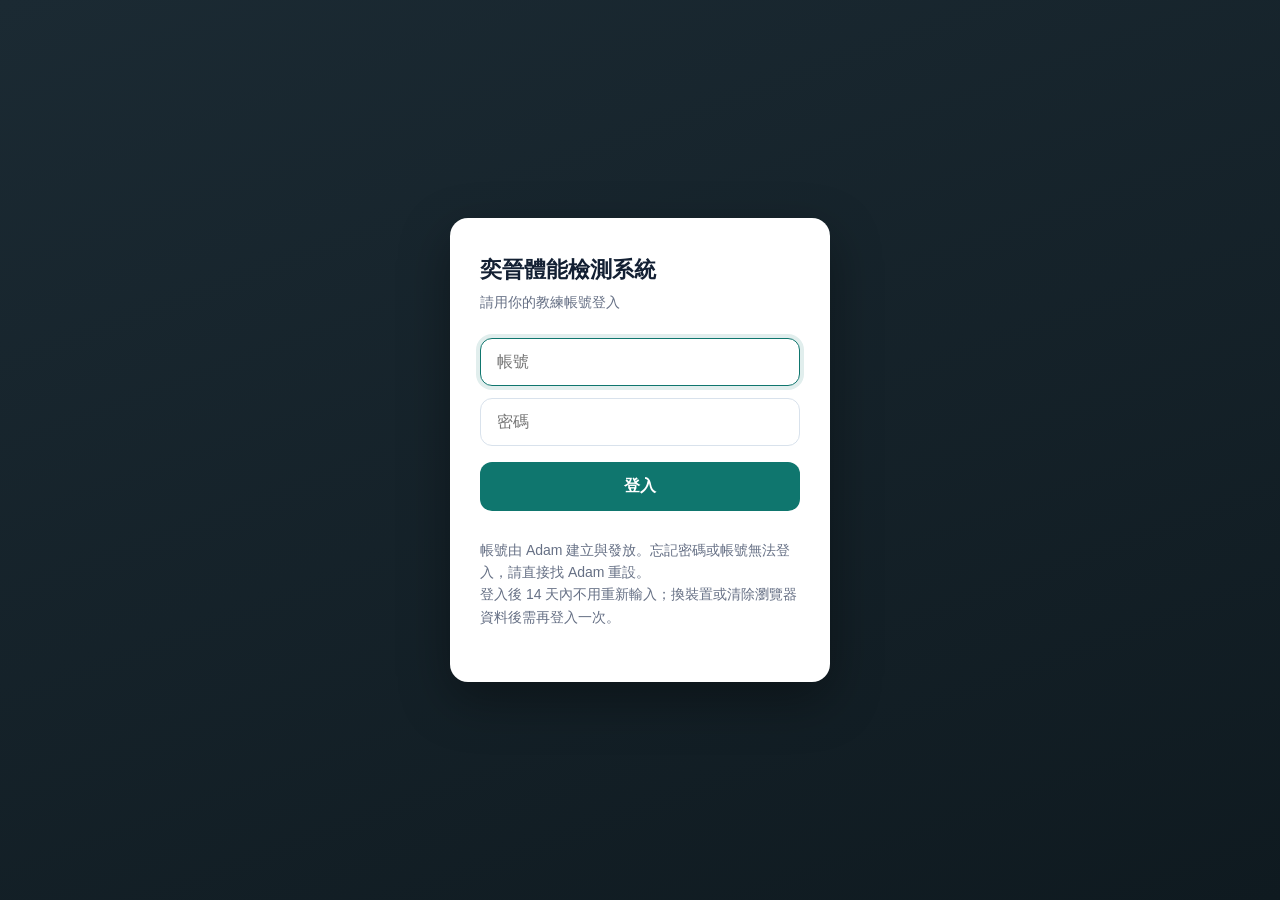
<file: form.html>
<!DOCTYPE html>
<html lang="zh-Hant">
<head>
  <meta charset="UTF-8" />
  <meta name="viewport" content="width=device-width, initial-scale=1.0" />

  <title>舊版輸入表單｜Tennis Performance Lab｜網球體能檢測報告系統</title>

  <meta name="description" content="Tennis Performance Lab 是一套網球體能檢測報告產生器，可輸入球員資料、體能數據、核心能力分數，並即時生成專業檢測報告、雷達圖與訓練建議。" />
  <meta name="keywords" content="Tennis Performance Lab, 網球體能檢測, Tennis Physical Assessment, 網球訓練, 體能報告, 運動表現檢測" />

  <style>
    :root {
      --bg: #f3f7fb;
      --surface: #ffffff;
      --surface-soft: #f8fafc;
      --ink: #132033;
      --muted: #667085;
      --line: #d9e2ec;

      --primary: #0f766e;
      --primary-dark: #0b4f4a;
      --primary-soft: #d8f3ef;

      --blue: #2563eb;
      --yellow: #f4b942;
      --red: #dc2626;
      --green: #16a34a;
      --orange: #f59e0b;

      --radius-xl: 30px;
      --radius-lg: 22px;
      --radius-md: 16px;

      --shadow: 0 24px 70px rgba(15, 23, 42, 0.14);
      --shadow-soft: 0 14px 36px rgba(15, 23, 42, 0.08);
    }

    * {
      box-sizing: border-box;
    }

    html {
      scroll-behavior: smooth;
    }

    body {
      margin: 0;
      font-family:
        -apple-system,
        BlinkMacSystemFont,
        "Segoe UI",
        "Noto Sans TC",
        "Microsoft JhengHei",
        sans-serif;
      background:
        radial-gradient(circle at 8% 4%, rgba(15, 118, 110, 0.18), transparent 34%),
        radial-gradient(circle at 88% 0%, rgba(37, 99, 235, 0.12), transparent 32%),
        linear-gradient(180deg, #ffffff 0%, var(--bg) 34%, #eaf1f8 100%);
      color: var(--ink);
      line-height: 1.6;
    }

    button,
    input,
    select,
    textarea {
      font-family: inherit;
    }

    .site {
      width: min(1440px, calc(100% - 32px));
      margin: 0 auto;
      padding: 28px 0 80px;
    }

    .hero {
      position: relative;
      overflow: hidden;
      border-radius: 36px;
      padding: clamp(28px, 5vw, 56px);
      min-height: 360px;
      display: grid;
      grid-template-columns: 1.05fr 0.95fr;
      gap: 28px;
      align-items: center;
      background:
        linear-gradient(135deg, rgba(8, 47, 73, 0.94), rgba(15, 118, 110, 0.92)),
        url("data:image/svg+xml,%3Csvg width='900' height='500' viewBox='0 0 900 500' xmlns='http://www.w3.org/2000/svg'%3E%3Cg fill='none' stroke='rgba(255,255,255,0.14)' stroke-width='1'%3E%3Cpath d='M70 430C190 300 235 135 388 178C540 222 614 20 810 88'/%3E%3Cpath d='M-40 320C120 220 210 90 365 128C520 166 600 250 760 120'/%3E%3Ccircle cx='690' cy='210' r='140'/%3E%3Ccircle cx='690' cy='210' r='82'/%3E%3C/g%3E%3C/svg%3E");
      background-size: cover;
      box-shadow: var(--shadow);
      color: white;
    }

    .hero::after {
      content: "";
      position: absolute;
      right: -100px;
      bottom: -140px;
      width: 420px;
      height: 420px;
      border-radius: 999px;
      background: rgba(244, 185, 66, 0.20);
      filter: blur(6px);
    }

    .hero-content {
      position: relative;
      z-index: 2;
    }

    .eyebrow {
      display: inline-flex;
      align-items: center;
      gap: 8px;
      padding: 8px 12px;
      border-radius: 999px;
      background: rgba(255, 255, 255, 0.12);
      border: 1px solid rgba(255, 255, 255, 0.22);
      font-size: 13px;
      font-weight: 900;
      letter-spacing: 0.12em;
      text-transform: uppercase;
    }

    .hero h1 {
      margin: 20px 0 14px;
      font-size: clamp(38px, 6vw, 72px);
      line-height: 0.96;
      letter-spacing: -0.07em;
      font-weight: 1000;
    }

    .hero p {
      margin: 0;
      max-width: 680px;
      color: rgba(255, 255, 255, 0.82);
      font-size: clamp(16px, 2vw, 19px);
      font-weight: 600;
    }

    .hero-actions {
      margin-top: 26px;
      display: flex;
      flex-wrap: wrap;
      gap: 12px;
    }

    .btn {
      appearance: none;
      border: 0;
      cursor: pointer;
      border-radius: 16px;
      padding: 13px 18px;
      font-weight: 1000;
      font-size: 14px;
      transition: 0.2s ease;
      text-decoration: none;
      display: inline-flex;
      align-items: center;
      justify-content: center;
      gap: 8px;
    }

    .btn:hover {
      transform: translateY(-2px);
      filter: brightness(0.98);
    }

    .btn-primary {
      color: #07211f;
      background: #ffffff;
      box-shadow: 0 14px 24px rgba(0, 0, 0, 0.16);
    }

    .btn-ghost {
      color: #ffffff;
      background: rgba(255, 255, 255, 0.12);
      border: 1px solid rgba(255, 255, 255, 0.24);
    }

    .hero-panel {
      position: relative;
      z-index: 2;
      background: rgba(255, 255, 255, 0.13);
      border: 1px solid rgba(255, 255, 255, 0.22);
      border-radius: 28px;
      padding: 22px;
      backdrop-filter: blur(14px);
      display: grid;
      gap: 14px;
    }

    .hero-stat {
      background: rgba(255, 255, 255, 0.12);
      border: 1px solid rgba(255, 255, 255, 0.18);
      border-radius: 22px;
      padding: 18px;
    }

    .hero-stat small {
      color: rgba(255, 255, 255, 0.68);
      font-weight: 900;
      letter-spacing: 0.08em;
      text-transform: uppercase;
    }

    .hero-stat strong {
      display: block;
      margin-top: 4px;
      font-size: 30px;
      line-height: 1.1;
      letter-spacing: -0.04em;
    }

    .main-grid {
      margin-top: 26px;
      display: grid;
      grid-template-columns: 420px 1fr;
      gap: 24px;
      align-items: start;
    }

    .panel {
      background: rgba(255, 255, 255, 0.9);
      border: 1px solid rgba(217, 226, 236, 0.95);
      border-radius: var(--radius-xl);
      box-shadow: var(--shadow-soft);
      overflow: hidden;
      backdrop-filter: blur(14px);
    }

    .sticky-panel {
      position: sticky;
      top: 18px;
      max-height: calc(100vh - 36px);
      overflow: auto;
    }

    .panel-header {
      padding: 22px 24px 16px;
      border-bottom: 1px solid var(--line);
      background:
        linear-gradient(135deg, rgba(15, 118, 110, 0.08), rgba(37, 99, 235, 0.04)),
        #ffffff;
    }

    .panel-header h2 {
      margin: 0;
      font-size: 22px;
      line-height: 1.15;
      letter-spacing: -0.03em;
    }

    .panel-header p {
      margin: 8px 0 0;
      color: var(--muted);
      font-size: 14px;
      font-weight: 650;
    }

    .form-body {
      padding: 22px 24px 26px;
      display: grid;
      gap: 24px;
    }

    .form-section {
      display: grid;
      gap: 14px;
    }

    .form-section-title {
      display: flex;
      align-items: center;
      gap: 8px;
      color: var(--primary-dark);
      font-size: 15px;
      font-weight: 1000;
    }

    .form-section-title::before {
      content: "";
      width: 8px;
      height: 20px;
      border-radius: 99px;
      background: linear-gradient(180deg, var(--primary), var(--blue));
    }

    .grid-2 {
      display: grid;
      grid-template-columns: 1fr 1fr;
      gap: 12px;
    }

    .grid-3 {
      display: grid;
      grid-template-columns: repeat(3, 1fr);
      gap: 12px;
    }

    label {
      display: grid;
      gap: 6px;
      color: #344054;
      font-size: 13px;
      font-weight: 900;
    }

    input,
    select,
    textarea {
      width: 100%;
      border: 1px solid #cfd8e3;
      background: #ffffff;
      color: var(--ink);
      border-radius: 14px;
      padding: 12px 13px;
      font-size: 14px;
      outline: none;
      transition: 0.2s ease;
    }

    textarea {
      resize: vertical;
      min-height: 96px;
    }

    input:focus,
    select:focus,
    textarea:focus {
      border-color: var(--primary);
      box-shadow: 0 0 0 4px rgba(15, 118, 110, 0.12);
    }

    input[type="range"] {
      padding: 0;
      accent-color: var(--primary);
    }

    .range-row {
      display: grid;
      grid-template-columns: 1fr 54px;
      gap: 10px;
      align-items: center;
    }

    .score-pill {
      padding: 7px 8px;
      border-radius: 999px;
      background: var(--primary-soft);
      color: var(--primary-dark);
      text-align: center;
      font-weight: 1000;
      font-variant-numeric: tabular-nums;
    }

    .button-grid {
      display: grid;
      grid-template-columns: 1fr 1fr;
      gap: 10px;
    }

    .btn-dark {
      color: white;
      background: #132033;
    }

    .btn-teal {
      color: white;
      background: var(--primary);
      box-shadow: 0 12px 24px rgba(15, 118, 110, 0.22);
    }

    .btn-light {
      color: #243044;
      background: #f1f5f9;
      border: 1px solid #d9e2ec;
    }

    .btn-danger {
      color: #991b1b;
      background: #fee2e2;
      border: 1px solid #fecaca;
    }

    .hint {
      margin: 0;
      color: var(--muted);
      font-size: 13px;
      font-weight: 650;
    }

    .report-wrap {
      display: grid;
      gap: 22px;
    }

    .report-watermark {
      position: absolute;
      inset: 0;
      z-index: 0;
      background: url("logo-watermark.png") center 48% / 55% no-repeat;
      opacity: 0.10;
      pointer-events: none;
    }
    .report-card {
      position: relative;
      border-radius: 4px;
      border: 1px solid #DEE7E3;
      background: #fff;
      box-shadow: 0 2px 20px rgba(14, 31, 27, .10);
    }

    /* ══════════════════════════════════════════════════════════════
       報告視覺（rp-* ）—— 編輯體風格：留白、細線、等寬字標籤、單一深綠重點色。
       全部前綴 rp-，與表單 UI 的樣式完全隔離，改報告不會動到表單。
       ══════════════════════════════════════════════════════════════ */
    .report-card, .coach-page {
      --ink: #0E1F1B; --ink2: #33473F; --muted: #63776F; --faint: #93A79F;
      --line: #DEE7E3; --line2: #C7D5CF; --tint: #F5F8F7;
      --brand: #0C5B4B; --brand-soft: #E4F0EC;
      --pos: #2C8A58; --pos-soft: #E7F3EC;
      --warn: #A9781A; --warn-soft: #F9F0DE;
      --crit: #A33C2C; --crit-soft: #F8E9E5;
      --bench: #8FA8A0;
      --f-d: "Avenir Next", "Segoe UI Semibold", system-ui, sans-serif;
      --f-m: ui-monospace, "SF Mono", Menlo, monospace;
      color: var(--ink);
      font-size: 13.5px;
      line-height: 1.55;
    }
    .rp-inner { padding: 38px 44px 30px; display: flex; flex-direction: column; gap: 16px; }

    .rp-eyebrow { font-family: var(--f-m); font-size: 9.5px; letter-spacing: .15em;
                  text-transform: uppercase; color: var(--faint); margin: 0 0 4px; }
    .rp-sec > h3 { font-family: var(--f-d); font-size: 16px; font-weight: 600; margin: 0; letter-spacing: .01em; }
    .rp-sechead { display: flex; align-items: baseline; justify-content: space-between;
                  gap: 14px; margin-bottom: 9px; }
    .rp-note { font-size: 11px; color: var(--muted); margin: 0; }

    /* 抬頭 */
    .rp-top { display: grid; grid-template-columns: 1fr auto; gap: 20px; align-items: end;
              padding-bottom: 14px; border-bottom: 2px solid var(--ink); }
    .rp-who { display: flex; gap: 14px; align-items: center; }
    .rp-mono { width: 48px; height: 48px; border-radius: 50%; background: var(--brand-soft);
               color: var(--brand); display: grid; place-items: center; overflow: hidden;
               font-family: var(--f-d); font-size: 21px; font-weight: 600; flex: none; }
    .rp-mono img { width: 100%; height: 100%; object-fit: cover; }
    .rp-who h1 { font-family: var(--f-d); font-size: 25px; margin: 0; letter-spacing: .02em; line-height: 1.1; }
    .rp-dl { margin: 3px 0 0; display: flex; flex-wrap: wrap; gap: 0 13px;
             font-family: var(--f-m); font-size: 10.5px; color: var(--muted); }
    .rp-dl div { display: flex; gap: 4px; }
    .rp-dl dt { color: var(--faint); } .rp-dl dd { margin: 0; color: var(--ink2); }
    .rp-dl .rp-phv dd { font-weight: 600; }
    .rp-meta { text-align: right; font-family: var(--f-m); font-size: 10.5px;
               color: var(--muted); line-height: 1.75; }
    .rp-meta strong { color: var(--ink); }
    .rp-doc { display: block; font-family: var(--f-d); font-size: 11px; letter-spacing: .18em;
              text-transform: uppercase; color: var(--brand); margin-bottom: 4px; }
    .rp-pg { font-family: var(--f-m); font-size: 9.5px; color: var(--faint); letter-spacing: .1em; }

    /* 結論帶 */
    .rp-verdict { display: grid; grid-template-columns: auto 1fr; gap: 24px; align-items: center;
                  background: var(--tint); border: 1px solid var(--line); border-radius: 5px; padding: 16px 20px; }
    .rp-score { display: flex; align-items: baseline; gap: 6px; }
    .rp-score b { font-family: var(--f-d); font-size: 46px; font-weight: 600;
                  line-height: .88; letter-spacing: -.02em; }
    .rp-score span { font-family: var(--f-m); font-size: 12px; color: var(--faint); }
    .rp-cov { display: inline-block; font-family: var(--f-m); font-size: 10px; letter-spacing: .05em;
              background: var(--warn-soft); color: var(--warn); border-radius: 3px; padding: 2px 7px; margin-top: 7px; }
    .rp-cov.full { background: var(--pos-soft); color: var(--pos); }
    .rp-gauge { margin-top: 9px; width: 210px; }
    .rp-gtrack { display: flex; height: 6px; gap: 2px; }
    .rp-gtrack i { flex: 1; background: var(--line2); border-radius: 2px; }
    .rp-gtrack i.on { background: var(--warn); }
    .rp-gtrack i.on-good { background: var(--pos); }
    .rp-gtrack i.on-risk { background: var(--crit); }
    .rp-gmark { display: flex; justify-content: space-between; margin-top: 4px;
                font-family: var(--f-m); font-size: 9px; color: var(--faint); }
    .rp-vc p { margin: 0; font-size: 13.5px; line-height: 1.7; color: var(--ink2); }
    .rp-vc p strong { color: var(--ink); }
    .rp-tier { display: inline-block; font-family: var(--f-m); font-size: 10.5px; letter-spacing: .06em;
               background: var(--warn-soft); color: var(--warn); border-radius: 3px; padding: 2px 8px; margin-bottom: 6px; }
    .rp-tier.good { background: var(--pos-soft); color: var(--pos); }
    .rp-tier.risk { background: var(--crit-soft); color: var(--crit); }
    .rp-caveat { margin-top: 9px; font-size: 10.5px; color: var(--muted);
                 border-left: 2px solid var(--line2); padding-left: 9px; }

    /* 雷達 + 發現 */
    .rp-row2 { display: grid; grid-template-columns: 280px 1fr; gap: 26px; align-items: start; }
    .rp-radar .grid polygon { fill: none; stroke: var(--line); stroke-width: 1; }
    .rp-radar .spoke { stroke: var(--line); stroke-width: 1; }
    .rp-radar .bench { fill: none; stroke: var(--bench); stroke-width: 1.5; stroke-dasharray: 4 3; }
    .rp-radar .me { fill: var(--brand); fill-opacity: .15; stroke: var(--brand);
                    stroke-width: 2; stroke-linejoin: round; }
    .rp-radar .pt { fill: var(--brand); }
    .rp-radar .lbl { font-size: 10.5px; fill: var(--ink2); text-anchor: middle; }
    .rp-radar .lbl.off { fill: var(--faint); }
    .rp-radar .sm { font-family: var(--f-m); font-size: 8.5px; fill: #AFBEB8; text-anchor: middle; }
    .rp-radar .num { font-family: var(--f-m); font-size: 9.5px; fill: var(--brand);
                     text-anchor: middle; font-weight: 600; }
    .rp-key { display: flex; gap: 13px; justify-content: center; margin-top: 5px;
              font-size: 10.5px; color: var(--muted); }
    .rp-key span { display: flex; align-items: center; gap: 5px; }
    .rp-sw { width: 14px; height: 0; border-top: 2px solid var(--brand); }
    .rp-sw.d { border-top: 2px dashed var(--bench); }
    .rp-sw.o { border-top: 2px dotted var(--faint); }

    .rp-finds { display: grid; gap: 8px; }
    .rp-find { display: grid; grid-template-columns: 3px 1fr; gap: 11px;
               border: 1px solid var(--line); border-radius: 4px; padding: 11px 13px; }
    .rp-find .bar { border-radius: 2px; }
    .rp-find.p .bar { background: var(--pos); }
    .rp-find.w .bar { background: var(--warn); }
    .rp-find.c .bar { background: var(--bench); }
    .rp-find h4 { margin: 0 0 3px; font-size: 12.5px; font-weight: 600;
                  display: flex; gap: 7px; align-items: baseline; }
    .rp-find h4 em { font-style: normal; font-family: var(--f-m); font-size: 9px;
                     letter-spacing: .09em; text-transform: uppercase; color: var(--faint); }
    .rp-find p { margin: 0; font-size: 12.5px; line-height: 1.6; color: var(--ink2); }
    .rp-find ul { margin: 0; padding-left: 15px; font-size: 12.5px; line-height: 1.6; color: var(--ink2); }
    .rp-find li + li { margin-top: 2px; }
    .rp-find .rp-n { font-size: 11px; color: var(--faint); font-weight: 400; margin-left: 6px; }
    .rp-find .rp-by { margin-top: 3px; font-size: 11px; color: var(--faint); text-align: right; }

    /* 每項對照條：中線＝同齡中位，往右＝領先 */
    .rp-mtx { border-top: 1px solid var(--line); }
    .rp-mhead, .rp-m { display: grid; grid-template-columns: 120px 74px 1fr 66px;
                       gap: 13px; align-items: center; }
    .rp-mhead { font-family: var(--f-m); font-size: 9px; letter-spacing: .1em;
                text-transform: uppercase; color: var(--faint); padding: 7px 0 6px; }
    .rp-m { padding: 9px 0; border-bottom: 1px solid var(--line); }
    .rp-m .nm { font-size: 12.5px; font-weight: 500; line-height: 1.3; }
    .rp-m .nm small { display: block; font-family: var(--f-m); font-size: 9px;
                      color: var(--faint); font-weight: 400; }
    .rp-m .val { font-family: var(--f-d); font-size: 19px; font-weight: 600; text-align: right;
                 font-variant-numeric: tabular-nums; white-space: nowrap; }
    .rp-m .val u { text-decoration: none; font-size: 10px; color: var(--muted);
                   font-weight: 400; margin-left: 2px; }
    .rp-scale { position: relative; height: 32px; }
    .rp-scale .rail { position: absolute; left: 0; right: 0; top: 19px; height: 5px;
                      background: var(--tint); border: 1px solid var(--line); border-radius: 3px; }
    .rp-scale .mid { position: absolute; top: 14px; bottom: 4px; left: 50%; width: 1px; background: var(--bench); }
    .rp-scale .fill { position: absolute; top: 19px; height: 5px; border-radius: 3px; }
    .rp-scale .dot { position: absolute; top: 16.5px; width: 10px; height: 10px; border-radius: 50%;
                     border: 2px solid #fff; box-shadow: 0 0 0 1px rgba(0,0,0,.12); }
    /* 標籤浮在條的正上方 —— 壓在條上會看不清楚 */
    .rp-scale .tag { position: absolute; top: 1px; font-family: var(--f-m); font-size: 9.5px;
                     font-variant-numeric: tabular-nums; white-space: nowrap; }
    .rp-scale .none { top: 19px; }
    .rp-scale.g .fill, .rp-scale.g .dot { background: var(--pos); } .rp-scale.g .tag { color: var(--pos); }
    .rp-scale.y .fill, .rp-scale.y .dot { background: var(--warn); } .rp-scale.y .tag { color: var(--warn); }
    .rp-scale.r .fill, .rp-scale.r .dot { background: var(--crit); } .rp-scale.r .tag { color: var(--crit); }
    .rp-scale .none { position: absolute; left: 0; right: 0; height: 5px; display: flex;
                      align-items: center; font-size: 10.5px; color: var(--faint); }
    .rp-trend { font-family: var(--f-m); font-size: 10.5px; color: var(--faint); text-align: right; }
    .rp-trend.up { color: var(--pos); } .rp-trend.down { color: var(--crit); }

    /* 三格重點（取代總分框） */
    .rp-hl { display: grid; grid-template-columns: repeat(3, 1fr); gap: 10px; }
    .rp-hl > div { background: var(--tint); border: 1px solid var(--line); border-radius: 5px; padding: 12px 16px; }
    .rp-hl .k { font-size: 11px; color: var(--muted); }
    .rp-hl .big { font-family: var(--f-d); font-size: 30px; font-weight: 600; line-height: 1.15; margin-top: 2px;
                  font-variant-numeric: tabular-nums; }
    .rp-hl .big small { font-size: 13px; font-weight: 500; color: var(--muted); margin-left: 3px; }
    .rp-hl .sub { font-size: 12px; color: var(--ink2); margin-top: 1px; }
    @media (max-width: 560px) { .rp-hl { grid-template-columns: 1fr; } }
    .rp-foot1 { margin-top: 6px; }

    /* 縱向：個人前後對比（實測值） */
    .rp-lg { border-top: 1px solid var(--line); }
    .rp-lh, .rp-lr { display: grid; grid-template-columns: 1fr 92px 92px 108px; gap: 13px; align-items: center; }
    .rp-lh { font-family: var(--f-m); font-size: 9px; letter-spacing: .08em; color: var(--faint); padding: 7px 0 6px; }
    .rp-lh span:not(:first-child), .rp-lr > div:not(:first-child) { text-align: right; }
    .rp-lr { padding: 8px 0; border-bottom: 1px solid var(--line); }
    .rp-lr .nm { font-size: 12.5px; font-weight: 500; }
    .rp-lr .v { font-family: var(--f-d); font-size: 16px; font-weight: 600; font-variant-numeric: tabular-nums; white-space: nowrap; }
    .rp-lr .v.prev { color: var(--muted); font-weight: 500; }
    .rp-lr .v u { text-decoration: none; font-size: 10px; color: var(--muted); font-weight: 400; margin-left: 2px; }
    .rp-lr .d { font-family: var(--f-m); font-size: 11px; color: #000; white-space: nowrap; }
    .rp-lr .d.na { color: var(--faint); }
    /* 第一次檢測：本次數值排成格子，不畫空的前次／變化欄 */
    .rp-chips { display: grid; grid-template-columns: repeat(4, 1fr); border-top: 1px solid var(--line); }
    .rp-chips > div { padding: 7px 0; border-bottom: 1px solid var(--line); display: flex; justify-content: space-between;
                      gap: 8px; padding-right: 18px; }
    .rp-chips .nm { font-size: 12px; } .rp-chips .v { font-family: var(--f-d); font-size: 14px; font-weight: 600; white-space: nowrap; }
    .rp-chips .v u { text-decoration: none; font-size: 10px; color: var(--muted); font-weight: 400; margin-left: 2px; }
    @media (max-width: 560px) { .rp-chips { grid-template-columns: repeat(2, 1fr); } }
    @media (max-width: 560px) {
      .rp-lh, .rp-lr { grid-template-columns: minmax(64px, 1fr) 58px 62px 78px; gap: 6px; }
      .rp-lr .v { font-size: 14px; } .rp-lr .d { font-size: 10px; }
      .rp-pv { grid-template-columns: minmax(64px, 1fr) 48px minmax(0, 1.6fr); gap: 8px; }
      .rp-pv .pr { font-size: 15px; }
    }
    .rp-empty { padding: 12px 0; font-size: 12px; color: var(--muted); border-bottom: 1px solid var(--line); }

    /* 橫向：同齡 PR＋五標刻度（學測五標：底12／後25／均50／前75／頂88） */
    .rp-pr { border-top: 1px solid var(--line); }
    .rp-pv { display: grid; grid-template-columns: 1fr 70px minmax(0, 2.2fr); gap: 13px; align-items: center;
             padding: 6px 0 8px; border-bottom: 1px solid var(--line); }
    .rp-pv.hd { padding: 7px 0 4px; font-family: var(--f-m); font-size: 9px; letter-spacing: .08em; color: var(--faint); }
    .rp-pv .nm { font-size: 12.5px; font-weight: 500; }
    .rp-pv .pr { font-family: var(--f-d); font-size: 18px; font-weight: 600; text-align: right; white-space: nowrap;
                 font-variant-numeric: tabular-nums; }
    .rp-pv .pr small { font-family: var(--f-m); font-size: 9px; color: var(--muted); font-weight: 400; margin-right: 3px; }
    .rp-pv .pr.na { font-family: var(--f-m); font-size: 10.5px; color: var(--faint); font-weight: 400; }
    .rp-five { position: relative; height: 30px; }
    .rp-five .rail { position: absolute; left: 0; right: 0; top: 14px; height: 12px; background: var(--tint);
                     border: 1px solid var(--line); border-radius: 3px; }
    .rp-five .tk { position: absolute; top: 11px; height: 18px; width: 1px; background: var(--bench); }
    .rp-five .tl { position: absolute; top: 0; transform: translateX(-50%); font-size: 9.5px; color: var(--muted); white-space: nowrap; }
    /* 2026-10-24 Adam：PR 改成柱狀條（從 0 填到 PR），刻度線疊在條上方便對五標 */
    .rp-five .bar { position: absolute; left: 0; top: 14px; height: 12px; border-radius: 3px; background: var(--brand); }
    .rp-five .tk { z-index: 1; }
    .rp-five .none { position: absolute; left: 0; right: 0; top: 12px; font-size: 10.5px; color: var(--faint); }

    /* 左右差：雙向對照 */
    .rp-asym { display: grid; gap: 9px; }
    .rp-ai { border: 1px solid var(--line); border-left: 3px solid var(--crit);
             border-radius: 4px; padding: 11px 13px; }
    .rp-ai.mild { border-left-color: var(--warn); }
    .rp-ai.good { border-left-color: var(--pos); }
    .rp-ai .t { display: flex; justify-content: space-between; align-items: baseline; gap: 10px; }
    .rp-ai h4 { margin: 0; font-size: 12.5px; font-weight: 600; }
    .rp-ai h4 small { display: block; font-weight: 400; font-size: 10.5px; color: var(--muted); margin-top: 1px; }
    .rp-gap { font-family: var(--f-d); font-size: 19px; font-weight: 600; color: var(--crit);
              font-variant-numeric: tabular-nums; }
    .rp-ai.mild .rp-gap { color: var(--warn); } .rp-ai.good .rp-gap { color: var(--pos); }
    .rp-gap u { text-decoration: none; font-size: 10px; font-weight: 400; }
    .rp-bip { display: grid; grid-template-columns: 62px 1fr 1fr 62px; align-items: center;
              gap: 7px; margin-top: 8px; }
    .rp-bip .s { font-family: var(--f-m); font-size: 10px; color: var(--muted);
                 font-variant-numeric: tabular-nums; }
    .rp-bip .s.rt { text-align: right; }
    .rp-lane { height: 13px; background: var(--tint); border: 1px solid var(--line); position: relative; }
    .rp-lane.l { border-right: 0; } .rp-lane.rr { border-left: 0; }
    .rp-lane .f { position: absolute; top: 0; bottom: 0; background: var(--bench); }
    .rp-lane .f.weak { background: var(--crit); }
    .rp-ai.mild .rp-lane .f.weak { background: var(--warn); }
    .rp-ai.good .rp-lane .f.weak { background: var(--pos); }
    .rp-lane.l .f { right: 0; } .rp-lane.rr .f { left: 0; }
    .rp-why { margin: 7px 0 0; font-size: 11.5px; color: var(--ink2); line-height: 1.5; }
    .rp-lgd { display: flex; gap: 12px; font-family: var(--f-m); font-size: 9.5px; color: var(--muted); }
    .rp-lgd span { display: flex; align-items: center; gap: 4px; }
    .rp-dot3 { width: 6px; height: 6px; border-radius: 50%; }
    .rp-dot3.g { background: var(--pos); } .rp-dot3.y { background: var(--warn); }
    .rp-dot3.r { background: var(--crit); }

    /* 訓練計畫 */
    .rp-plan { border: 1px solid var(--line); border-radius: 5px; overflow: hidden; margin-top: auto; }
    /* 教練總結（2026-09-15）：報告最下方，由教練自行填寫。沒填時保留空白框供手寫。 */
    .rp-summary { border: 1px solid var(--line); border-left: 3px solid var(--brand); border-radius: 5px;
                  padding: 12px 16px 14px; margin-top: auto; }
    .rp-summary h3 { margin: 0 0 6px; font-size: 13px; font-weight: 600; }
    .rp-summary h3 em { font-style: normal; font-family: var(--f-m); font-size: 9px; letter-spacing: .12em;
                        text-transform: uppercase; color: var(--faint); margin-left: 6px; }
    .rp-sum-text { font-size: 13px; line-height: 1.75; color: var(--ink2); min-height: 22px; }
    .rp-sum-by { margin-top: 4px; font-size: 11px; color: var(--faint); text-align: right; }
    .rp-summary.empty .rp-sum-text { min-height: 96px;
      background-image: repeating-linear-gradient(to bottom, transparent 0 31px, var(--line) 31px 32px); }
    .rp-ph { background: var(--brand); color: #fff; padding: 11px 17px; display: flex;
             justify-content: space-between; align-items: baseline; gap: 14px; }
    .rp-ph h3 { margin: 0; font-family: var(--f-d); font-size: 14px; font-weight: 600; }
    .rp-ph span { font-family: var(--f-m); font-size: 10px; opacity: .85; }
    .rp-plan ol { margin: 0; padding: 4px 0; list-style: none; counter-reset: s; }
    .rp-plan li { counter-increment: s; display: grid; grid-template-columns: auto 1fr;
                  gap: 12px; padding: 10px 17px; align-items: center; }
    .rp-plan li + li { border-top: 1px solid var(--line); }
    .rp-plan li::before { content: counter(s); font-family: var(--f-m); font-size: 10px;
      color: var(--brand); border: 1px solid var(--line2); border-radius: 50%;
      width: 20px; height: 20px; display: grid; place-items: center; }
    .rp-plan li b { display: block; font-size: 12.5px; font-weight: 600; margin-bottom: 1px; }
    .rp-plan li p { margin: 0; font-size: 11.5px; color: var(--muted); line-height: 1.5; }
    .rp-pf { border-top: 1px solid var(--line); background: var(--tint); padding: 9px 17px;
             font-size: 11.5px; color: var(--ink2); display: flex; justify-content: space-between; gap: 14px; }
    .rp-pf b { color: var(--ink); }
    .rp-foot { margin-top: 12px; padding-top: 10px; border-top: 1px solid var(--line);
               display: flex; justify-content: space-between; font-family: var(--f-m);
               font-size: 9.5px; color: var(--faint); }

    /* ── 教練頁（報告第 2 頁）──────────────────────────────────────
       家長頁回答「他強在哪、該練什麼」；教練頁回答「這分數怎麼算出來的、
       哪些數字可以信」。預設不顯示，勾選才出現、才會列印。            */
    .coach-page { display: none; margin-top: 26px; }
    .coach-page.on { display: block; }
    .cp-inner { padding: 30px 38px; display: flex; flex-direction: column; gap: 16px; }
    .cp-head { display: flex; justify-content: space-between; align-items: flex-end;
               gap: 18px; border-bottom: 2px solid var(--ink); padding-bottom: 12px; }
    .cp-head h3 { margin: 0; font-size: 21px; letter-spacing: -0.02em; }
    .cp-meta { display: flex; gap: 20px; flex-wrap: wrap; font-size: 11.5px; color: var(--muted); }
    .cp-meta b { display: block; color: var(--ink); font-weight: 700;
                 font-variant-numeric: tabular-nums; margin-top: 1px; }
    .cp-pageno { font-size: 11px; color: var(--muted); white-space: nowrap; }

    .cp-sec > h4 { margin: 0 0 3px; font-size: 14.5px; letter-spacing: -0.01em; }
    .cp-sec > .cp-sub { margin: 0 0 9px; font-size: 11px; color: var(--muted); }

    .cptbl { width: 100%; border-collapse: collapse; font-size: 12px; }
    .cptbl th { font-size: 9.5px; letter-spacing: .08em; color: var(--muted);
                text-align: left; padding: 6px 9px; font-weight: 600;
                border-bottom: 1px solid var(--line); }
    .cptbl td { padding: 7px 9px; border-bottom: 1px solid #eef2f6; vertical-align: top; }
    .cptbl td.n { font-variant-numeric: tabular-nums; text-align: right; white-space: nowrap; }
    .cptbl tr.dimrow td { font-weight: 700; }
    .cp-pill { display: inline-block; font-size: 9.5px; padding: 1.5px 7px;
               border-radius: 4px; font-weight: 700; white-space: nowrap; }
    .cp-pill.ok { background: #dcfce7; color: #15803d; }
    .cp-pill.no { background: #fef3c7; color: #b45309; }
    .cp-pill.un { background: #eef1f4; color: #8a94a3; }
    .cp-parts { font-size: 11px; color: var(--muted); line-height: 1.7; }
    .cp-parts em { font-style: normal; color: var(--ink); font-variant-numeric: tabular-nums; }
    .cp-parts s { color: #b0b8c4; }

    .cp-total { margin-top: 8px; font-size: 11.5px; color: var(--ink);
                background: var(--surface-soft); border-radius: 8px; padding: 9px 12px; }

    .cp-raw { display: grid; grid-template-columns: repeat(4, 1fr); gap: 7px 14px; }
    .cp-raw div { display: flex; justify-content: space-between; gap: 8px;
                  font-size: 11.5px; padding: 4px 0; border-bottom: 1px solid #f0f3f7; }
    .cp-raw span:first-child { color: var(--muted); }
    .cp-raw span:last-child { font-variant-numeric: tabular-nums; font-weight: 700; }

    .cp-note { border: 1px solid var(--line); border-left: 3px solid var(--orange);
               border-radius: 6px; padding: 11px 14px; font-size: 11.5px; line-height: 1.7; }
    .cp-note ul { margin: 0; padding-left: 17px; }
    .cp-note li + li { margin-top: 5px; }
    .cp-note b { color: var(--ink); }
    .cp-note .ok-line { color: var(--muted); }

    .cp-two { display: grid; grid-template-columns: 1fr 1fr; gap: 16px; align-items: start; }

    .report-card::before { content: none; }

    .report-inner {
      position: relative;
      z-index: 1;
      padding: clamp(22px, 3.2vw, 36px);
      display: grid;
      gap: 24px;
    }

    .report-top {
      display: grid;
      grid-template-columns: 280px 1fr 240px;
      gap: 22px;
      align-items: center;
      min-height: 150px;
    }

    .player-block {
      display: flex;
      gap: 16px;
      align-items: center;
    }

    .avatar {
      width: 108px;
      height: 108px;
      object-fit: cover;
      border-radius: 999px;
      border: 6px solid var(--primary-soft);
      background: var(--surface-soft);
      box-shadow: 0 14px 26px rgba(15, 23, 42, 0.14);
    }

    .player-name {
      margin: 0;
      font-size: 28px;
      line-height: 1.05;
      letter-spacing: -0.04em;
    }

    .player-meta {
      margin-top: 8px;
      display: grid;
      gap: 3px;
      color: var(--muted);
      font-size: 13px;
      font-weight: 800;
    }

    .report-title {
      text-align: center;
      display: grid;
      gap: 8px;
    }

    .report-title small {
      color: var(--primary);
      font-weight: 1000;
      letter-spacing: 0.22em;
      text-transform: uppercase;
    }

    .report-title h2 {
      margin: 0;
      font-size: clamp(36px, 4.6vw, 60px);
      line-height: 0.94;
      letter-spacing: -0.08em;
      font-weight: 1000;
    }

    .report-title p {
      margin: 0;
      color: var(--muted);
      font-weight: 800;
    }

    .academy-block {
      display: grid;
      justify-items: end;
      gap: 10px;
      text-align: right;
      color: var(--muted);
      font-size: 13px;
      font-weight: 800;
    }

    .divider {
      height: 1px;
      background: linear-gradient(90deg, transparent, var(--line), transparent);
    }

    .summary-strip {
      display: grid;
      grid-template-columns: repeat(4, 1fr);
      gap: 14px;
    }

    .summary-card {
      border-radius: 18px;
      padding: 18px;
      background: rgba(15, 23, 42, 0.025);
      border: 1px solid rgba(15, 23, 42, 0.07);
      box-shadow: none;
      min-height: 112px;
    }

    .summary-card small {
      display: block;
      color: var(--muted);
      font-size: 10.5px;
      font-weight: 800;
      letter-spacing: 0.14em;
      text-transform: uppercase;
    }

    .summary-card strong {
      display: block;
      margin-top: 10px;
      font-size: 34px;
      line-height: 1;
      letter-spacing: -0.04em;
    }

    .summary-card span {
      display: block;
      margin-top: 8px;
      color: var(--muted);
      font-size: 12px;
      font-weight: 700;
      line-height: 1.5;
    }

    .status-good {
      color: var(--green);
    }

    .status-watch {
      color: var(--orange);
    }

    .status-risk {
      color: var(--red);
    }

    /* 常模樣本不足 → 中性色，不要用紅色嚇家長（這不是球員的問題） */
    .status-neutral {
      color: #64748b;
    }

    .overview {
      display: grid;
      grid-template-columns: 46% 1fr;
      gap: 22px;
      align-items: stretch;
    }

    .card {
      border-radius: 20px;
      padding: 22px;
      background: transparent;
      border: none;
      box-shadow: none;
    }

    .card-title-row {
      display: flex;
      align-items: flex-start;
      justify-content: space-between;
      gap: 16px;
      margin-bottom: 16px;
    }

    .card-kicker {
      margin: 0;
      color: var(--primary);
      font-size: 10.5px;
      font-weight: 800;
      letter-spacing: 0.18em;
      text-transform: uppercase;
    }

    .card-title {
      margin: 4px 0 0;
      font-size: 23px;
      line-height: 1.12;
      letter-spacing: -0.03em;
    }

    .legend {
      display: flex;
      flex-wrap: wrap;
      justify-content: flex-end;
      gap: 8px;
      color: var(--muted);
      font-size: 12px;
      font-weight: 900;
    }

    .legend span {
      display: inline-flex;
      gap: 6px;
      align-items: center;
      padding: 6px 9px;
      border-radius: 999px;
      background: white;
      border: 1px solid #e2e8f0;
    }

    .dot {
      width: 9px;
      height: 9px;
      border-radius: 999px;
      display: inline-block;
    }

    .dot-gray {
      background: #94a3b8;
    }

    .dot-player {
      background: var(--primary);
    }

    .radar-box {
      width: 100%;
      aspect-ratio: 1 / 0.82;
      min-height: 320px;
    }

    canvas {
      display: block;
      width: 100%;
      height: 100%;
    }

    .analysis-grid {
      display: grid;
      gap: 12px;
    }

    .analysis-box {
      background: rgba(15, 23, 42, 0.025);
      border: 1px solid rgba(15, 23, 42, 0.07);
      box-shadow: none;
      border-radius: 16px;
      padding: 16px 14px;
    }

    .analysis-box h4 {
      margin: 0 0 10px;
      font-size: 15px;
      display: flex;
      justify-content: space-between;
      align-items: center;
      gap: 12px;
    }

    .tag {
      padding: 5px 8px;
      border-radius: 999px;
      font-size: 11px;
      font-weight: 1000;
      letter-spacing: 0.08em;
    }

    .tag-good {
      color: #166534;
      background: #dcfce7;
    }

    .tag-watch {
      color: #92400e;
      background: #fef3c7;
    }

    .tag-court {
      color: #1d4ed8;
      background: #dbeafe;
    }

    .analysis-list {
      margin: 0;
      padding: 0;
      list-style: none;
      display: grid;
      gap: 9px;
      color: #344054;
      font-size: 14px;
      font-weight: 700;
    }

    .analysis-list li {
      display: grid;
      grid-template-columns: 24px 1fr;
      gap: 8px;
      align-items: start;
    }

    /* 總分分段標尺：把「50 = 同齡中位」直接標在刻度上。
       沒有它，家長會用學校成績的框架把 60 分讀成「100 分只拿 60」。 */
    .score-ruler { margin: 7px 0 2px; display: none; }
    .score-ruler.on { display: block; }
    .sr-track { display: flex; height: 6px; gap: 2px; }
    .sr-track i { flex: 1; background: #e2e8f0; border-radius: 2px; }
    .sr-track i.on { background: var(--orange); }
    .sr-track i.on-good { background: #16a34a; }
    .sr-track i.on-risk { background: #dc2626; }
    .sr-mark {
      display: flex; justify-content: space-between; margin-top: 4px;
      font-family: ui-monospace, "SF Mono", Menlo, monospace;
      font-size: 8.5px; color: #94a3b8;
    }
    .sr-mark b { color: #475569; font-weight: 600; }

    .data-grid {
      display: grid;
      grid-template-columns: repeat(6, 1fr);
      gap: 14px;
    }

    /* ── 最重要數據：vs 同齡對照條（v24）──
       取代原本的 6 格數字卡。條往右＝隊內排名越前，中線＝同齡中位。 */
    .metric-rows { display: block; border-top: 1px solid rgba(15,23,42,.09); }
    .mrow {
      display: grid;
      grid-template-columns: 118px 78px 1fr 54px;
      gap: 12px;
      align-items: center;
      padding: 9px 0;
      border-bottom: 1px solid rgba(15,23,42,.07);
    }
    .mrow-head {
      border-bottom: 1px solid rgba(15,23,42,.09);
      padding: 5px 0 6px;
      font-size: 9px;
      letter-spacing: .1em;
      text-transform: uppercase;
      color: #94a3b8;
      font-family: ui-monospace, "SF Mono", Menlo, monospace;
    }
    .mbar-head { display: flex; justify-content: space-between; }
    .mname { font-size: 12.5px; font-weight: 600; color: #1e293b; line-height: 1.25; }
    .mv {
      font-size: 19px; font-weight: 800; text-align: right; white-space: nowrap;
      color: #0f172a; font-variant-numeric: tabular-nums;
    }
    .mv u { text-decoration: none; font-size: 10px; font-weight: 500; color: #64748b; margin-left: 2px; }
    .mbar { position: relative; height: 24px; }
    .maxis {
      position: absolute; left: 0; right: 0; top: 11px; height: 4px;
      background: #f1f5f9; border: 1px solid rgba(15,23,42,.06); border-radius: 3px;
    }
    .mmid { position: absolute; top: 6px; bottom: 6px; left: 50%; width: 1px; background: #94a3b8; }
    .mfill { position: absolute; top: 11px; height: 4px; border-radius: 3px; }
    .mfill.good { background: #16a34a; } .mfill.mild { background: #b45309; } .mfill.bad { background: #dc2626; }
    .mtag {
      position: absolute; top: -1px; white-space: nowrap; font-size: 9.5px;
      font-family: ui-monospace, "SF Mono", Menlo, monospace; font-variant-numeric: tabular-nums;
    }
    .mtag.good { color: #16a34a; } .mtag.mild { color: #b45309; } .mtag.bad { color: #dc2626; }
    .mnone {
      position: absolute; inset: 0; display: flex; align-items: center;
      font-size: 10.5px; color: #94a3b8;
    }
    .mtrend {
      font-size: 10.5px; color: #cbd5e1; text-align: right;
      font-family: ui-monospace, "SF Mono", Menlo, monospace;
    }

    .metric-card {
      min-height: 114px;
      display: grid;
      gap: 5px;
      padding: 14px;
      border-radius: 16px;
      background: rgba(15, 23, 42, 0.025);
      border: 1px solid rgba(15, 23, 42, 0.07);
      box-shadow: none;
    }

    .metric-label {
      color: var(--muted);
      font-size: 11px;
      font-weight: 800;
      letter-spacing: 0.03em;
      line-height: 1.3;
    }

    .metric-value {
      color: var(--ink);
      font-size: 27px;
      line-height: 1;
      letter-spacing: -0.05em;
      font-weight: 1000;
    }

    .metric-unit {
      color: var(--primary);
      font-size: 12px;
      font-weight: 1000;
    }

    .metric-note {
      margin-top: auto;
      color: var(--muted);
      font-size: 11px;
      font-weight: 750;
    }

    .focus-card {
      display: grid;
      grid-template-columns: 0.85fr 1.2fr;
      gap: 18px;
      align-items: stretch;
      border-radius: 28px;
      padding: 22px;
      border: 1px solid rgba(217, 226, 236, 0.95);
      background:
        linear-gradient(135deg, rgba(15, 118, 110, 0.12), rgba(244, 185, 66, 0.16)),
        white;
    }

    .focus-left {
      display: grid;
      align-content: center;
      gap: 8px;
    }

    .focus-left h3 {
      margin: 0;
      font-size: 30px;
      line-height: 1.08;
      letter-spacing: -0.05em;
    }

    .focus-left p {
      margin: 0;
      color: var(--muted);
      font-weight: 800;
    }

    .focus-list {
      margin: 0;
      padding: 0;
      list-style: none;
      display: grid;
      gap: 10px;
    }

    .focus-list li {
      display: grid;
      grid-template-columns: 30px 1fr;
      gap: 8px;
      align-items: center;
      padding: 12px 14px;
      border-radius: 18px;
      background: rgba(255, 255, 255, 0.85);
      border: 1px solid rgba(217, 226, 236, 0.96);
      font-weight: 900;
    }

    .recommendation {
      grid-column: 1 / -1;
      padding: 16px 18px;
      border-radius: 20px;
      background: rgba(255, 255, 255, 0.88);
      border: 1px solid rgba(217, 226, 236, 0.96);
      color: #344054;
      font-weight: 750;
    }

    .recommendation strong {
      color: var(--primary-dark);
    }

    .signature {
      display: flex;
      justify-content: space-between;
      gap: 16px;
      color: var(--muted);
      font-size: 12px;
      font-weight: 850;
    }

    .records-panel {
      margin-top: 26px;
    }

    .records-toolbar {
      padding: 18px 24px 0;
      display: flex;
      flex-wrap: wrap;
      gap: 10px;
    }

    .table-wrap {
      padding: 18px 24px 24px;
      overflow-x: auto;
    }

    table {
      width: 100%;
      min-width: 980px;
      border-collapse: collapse;
      font-size: 13px;
    }

    th,
    td {
      padding: 12px 10px;
      border-bottom: 1px solid #e2e8f0;
      text-align: left;
      white-space: nowrap;
      vertical-align: middle;
    }

    th {
      color: var(--primary-dark);
      background: #f8fafc;
      font-size: 12px;
      letter-spacing: 0.08em;
      text-transform: uppercase;
    }

    td {
      color: #344054;
      font-weight: 750;
    }

    .mini-btn {
      padding: 7px 10px;
      border-radius: 10px;
      font-size: 12px;
    }

    .empty {
      padding: 22px 24px 28px;
      color: var(--muted);
      font-size: 14px;
      font-weight: 750;
    }

    .footer-note {
      margin-top: 20px;
      color: var(--muted);
      text-align: center;
      font-size: 13px;
      font-weight: 700;
    }

    @media (max-width: 1180px) {
      .hero,
      .main-grid {
        grid-template-columns: 1fr;
      }

      .sticky-panel {
        position: static;
        max-height: none;
      }

      .report-top {
        grid-template-columns: 1fr;
        text-align: center;
      }

      .player-block {
        justify-content: center;
      }

      .academy-block {
        justify-items: center;
        text-align: center;
      }

      .overview {
        grid-template-columns: 1fr;
      }

      .summary-strip {
        grid-template-columns: repeat(2, 1fr);
      }

      .data-grid {
        grid-template-columns: repeat(3, 1fr);
      }

      .focus-card {
        grid-template-columns: 1fr;
      }
    }

    @media (max-width: 720px) {
      .site {
        width: min(100% - 20px, 1440px);
        padding-top: 12px;
      }

      .hero {
        border-radius: 28px;
      }

      .grid-2,
      .grid-3,
      .button-grid,
      .summary-strip {
        grid-template-columns: 1fr;
      }

      .data-grid {
        grid-template-columns: repeat(2, 1fr);
      }

      .player-block {
        flex-direction: column;
      }

      .signature {
        flex-direction: column;
      }
    }

    @page {
      size: A4 portrait;
      margin: 0;
    }

    @media print {
      body {
        background: white;
      }

      .no-print,
      .hero,
      .records-panel,
      .footer-note {
        display: none !important;
      }

      .site {
        width: auto;
        margin: 0;
        padding: 0;
      }

      .main-grid {
        display: block;
        margin: 0;
      }

      .report-wrap {
        display: block;
      }

      /* 固定設計寬度 1000px，再用 zoom 縮放鋪滿 A4 直式寬度（210mm≈794px）*/
      .report-card {
        /* 2026-09-15 Adam：「文字離紙張邊緣太遠，很難看」→ 放大。
           舊值 1000px × 0.55 只佔 A4 可印寬 794px 的 550px，左右各空約 120px。
           新值 1130px × 0.70 ≈ 791px 填滿紙寬（外框留白 34px × 0.70 ≈ 6–7mm）。
           高度靠下方「列印收緊」撐住：陳慶安（含左右差區塊，最高的一種）設計高約 1532px × 0.70 ≈ 1072px，
           A4 可用約 1122px，留約 50px 給教練總結多寫幾行。 */
        width: 1130px;
        zoom: 0.70;
        margin: 0 auto;            /* 置中，左右留白平均 */
        box-shadow: none;
        border: 0;
        border-radius: 0;
        overflow: visible;
        break-inside: avoid;
      }

      .report-card::before { display: none; }

      /* ── 列印收緊（2026-09-15，配合放大到 0.70）── 只改列印，螢幕版面不變 */
      .rp-inner { padding: 26px 34px 18px; gap: 11px; }
      .rp-sechead { margin-bottom: 6px; }
      .rp-row2 { grid-template-columns: 300px 1fr; gap: 22px; }
      .rp-find ul, .rp-find p { line-height: 1.5; }
      .rp-m { padding: 4px 0; }
      /* 縱向／橫向兩區塊（2026-10-23）：測滿約 16 項時會溢到第 2 頁 → 列印時列高收緊 */
      .rp-lr { padding: 2px 0; } .rp-lr .v { font-size: 14px; } .rp-lh { padding: 4px 0 3px; }
      .rp-pv { padding: 1px 0 2px; } .rp-five { height: 24px; }
      .rp-five .rail, .rp-five .bar { top: 11px; height: 10px; } .rp-five .tk { top: 8px; height: 16px; } .rp-five .none { top: 7px; }
      .rp-asym { grid-template-columns: repeat(3, 1fr); gap: 10px; }   /* 左右差 3 張卡橫排，省約 240px */
      .rp-summary.empty .rp-sum-text { min-height: 64px; }
      .rp-foot { margin-top: 4px; padding-top: 6px; }
      #asymmetryCard, .rp-summary { break-inside: avoid; }

      /* 內距與間距收緊，讓內容鋪滿整頁高度 */
      .report-inner {
        padding: 22px 30px;
        gap: 9px;
      }

      /* 教練頁：獨立一張 A4。內容量比家長頁少 → 用自己的 zoom，不然會縮得太小 */
      .coach-page { break-before: page; page-break-before: always; margin-top: 0; }
      .coach-page.on { display: block !important; }
      .coach-page:not(.on) { display: none !important; }
      /* 內容 1489px × 0.70 ≈ 1042px，A4 可用約 1062px。用 0.72 會變 1072px 溢成第 3 頁。 */
      .report-card.coach-page { width: 1000px; zoom: 0.70; }   /* 教練頁維持原設計寬度，不跟家長頁一起加寬 */
      .cp-inner { padding: 24px 30px; gap: 13px; }
      .cp-raw { grid-template-columns: repeat(5, 1fr); }

      /* 雷達圖在列印時縮小高度，省出垂直空間 */
      .report-card.fill { zoom: 0.70; }   /* 2026-09-15：家長頁已放大到填滿紙寬，無左右差區塊時不再另外放大（再大會超出紙寬）*/
      .radar-box { min-height: 0; aspect-ratio: 1 / 0.6; }
      .analysis-grid { grid-template-columns: 1fr 1fr; gap: 10px; }
      /* D 區隱藏時，C 區補滿整列，避免右下角留一個空洞 */
      .analysis-box-wide { grid-column: 1 / -1; }
      /* 分析區標題縮小，避免 2 欄窄空間換行 */
      .analysis-box h4 { font-size: 12px; gap: 6px; line-height: 1.2; margin-bottom: 7px; letter-spacing: -0.02em; }
      .analysis-box .tag { font-size: 8.5px; padding: 2px 6px; letter-spacing: 0.03em; flex-shrink: 0; }
      .card { padding: 13px; }
      .card-title-row { margin-bottom: 6px; }
      .summary-card { padding: 10px 13px; }
      .metric-card { padding: 9px; }
      .asym-item { padding: 9px; }
      .divider { margin: 0; }

      .report-top {
        grid-template-columns: 280px 1fr 240px;
        text-align: left;
        min-height: 0;
      }

      .report-title { text-align: center; }
      .academy-block { justify-items: end; text-align: right; }
      .divider { margin: 2px 0; }
      .overview { grid-template-columns: 46% 1fr; gap: 16px; }
      .summary-strip { grid-template-columns: repeat(4, 1fr); }
      .mrow { padding: 6px 0; grid-template-columns: 108px 70px 1fr 46px; gap: 10px; }
      .mv { font-size: 16px; }
      .mname { font-size: 11.5px; }
      .mbar { height: 20px; }
      .maxis, .mfill { top: 9px; }
      .data-grid { grid-template-columns: repeat(6, 1fr); }
      .focus-card { grid-template-columns: 0.85fr 1.2fr; }

      /* 區塊不要被分頁切斷 */
      .summary-strip, .overview, .card, .asym-card, .focus-card {
        break-inside: avoid;
      }
      .summary-card, .card, .analysis-box, .metric-card, .focus-card, .asym-item {
        box-shadow: none !important;
      }
    }





    /* ── 最重要數據 自選下拉 ── */
    .key-metric-selectors { display:grid; grid-template-columns:repeat(2,1fr); gap:8px; margin-top:6px; }
    .key-metric-selectors select { width:100%; height:38px; border-radius:10px; border:1.5px solid var(--line); background:var(--surface-soft); font-size:13px; padding:0 8px; cursor:pointer; }
    /* ── D 欄：其他測試補充 勾選清單 ── */
    .dextra-checklist { display:grid; grid-template-columns:repeat(2,1fr); gap:4px 14px; margin-top:6px; }
    .dextra-check { display:flex; align-items:center; gap:6px; font-size:13px; font-weight:500; cursor:pointer; }
    .dextra-check input { width:auto; margin:0; flex-shrink:0; }
    /* ── 活動度測試：V/X 通過切換 ── */
    .mob-row { display:flex; align-items:center; flex-wrap:wrap; gap:8px 12px; padding:8px 0; border-bottom:1px dashed var(--line,#e5e7eb); }
    .mob-row:last-child { border-bottom:none; }
    .mob-name { flex:1 1 150px; font-size:14px; font-weight:600; }
    .mob-ctrls { display:flex; align-items:center; gap:14px; }
    .mob-side { display:flex; align-items:center; gap:5px; }
    .mob-side-label { font-size:12px; color:var(--muted,#6b7280); font-weight:600; }
    .mob-toggle { display:inline-flex; gap:4px; }
    .mob-btn { width:34px; height:30px; padding:0; border:1.5px solid #d1d5db; background:#fff; border-radius:7px; font-size:16px; font-weight:800; line-height:1; cursor:pointer; color:#9ca3af; transition:all .12s; }
    .mob-btn.mob-pass.active { background:#16a34a; border-color:#16a34a; color:#fff; }
    .mob-btn.mob-fail.active { background:#dc2626; border-color:#dc2626; color:#fff; }
    .mob-show { display:flex; align-items:center; gap:5px; font-size:12.5px; font-weight:500; color:var(--muted,#6b7280); cursor:pointer; margin-left:auto; }
    .mob-show input { width:auto; margin:0; flex-shrink:0; }
    /* ── 一般檢測項目：單位下拉 + 選填標記 ── */
    .optional-badge {
      font-size: 10px; font-weight: 700; color: var(--muted);
      background: var(--surface-soft); border-radius: 6px;
      padding: 2px 7px; margin-left: 6px; letter-spacing: .3px;
      vertical-align: middle;
    }
    /* 換算依賴提示：標在「腿長」「體重」上，提醒它們是其他測項的除數 */
    .dep-badge {
      font-size: 10px; font-weight: 700; color: #b45309;
      background: #fff4e5; border: 1px solid #fcd9a4; border-radius: 6px;
      padding: 2px 7px; margin-left: 6px; letter-spacing: .3px;
      vertical-align: middle; cursor: help;
    }
    .unit-row {
      display: flex; gap: 6px; align-items: center; flex-wrap: wrap;
    }
    .unit-row input { flex: 1; margin: 0; }
    .unit-row select {
      width: 76px; height: 38px; border-radius: 10px;
      border: 1.5px solid var(--line); background: var(--surface-soft);
      font-size: 13px; font-weight: 600; color: var(--ink);
      padding: 0 6px; cursor: pointer; flex-shrink: 0;
    }
    .unit-row select:focus { border-color: var(--primary); outline: none; }
    .section-optional-note {
      font-size: 12px; color: var(--muted); margin: 0 0 10px;
    }

    /* ── 心跳恢復率自動計算顯示 ── */
    .hr-recovery-display {
      display: grid; grid-template-columns: 1fr 1fr; gap: 10px;
      margin-top: 10px;
    }
    .hr-recovery-box {
      border-radius: 12px; padding: 12px 14px;
      background: var(--surface-soft); border: 1.5px solid var(--line);
      text-align: center;
    }
    .hr-recovery-box.has-value {
      background: var(--primary-soft); border-color: var(--primary);
    }
    .hr-recovery-label { font-size: 11px; font-weight: 700; color: var(--muted); margin-bottom: 4px; }
    .hr-recovery-value { font-size: 26px; font-weight: 900; color: var(--primary); }
    .hr-recovery-pct   { font-size: 12px; color: var(--muted); }
    .hr-recovery-empty { font-size: 13px; color: var(--muted); }
    /* ── 不對稱性分析卡 ── */
    .asym-card { margin-top: 16px; }
    .asym-grid {
      display: grid;
      grid-template-columns: repeat(1, 1fr);   /* 雙向對照圖改直排（原本 3 格橫排） */
      gap: 9px;
      margin-top: 12px;
    }

    /* ── 左右差：雙向對照圖 ──
       左右實際值並列、弱側標紅，並用一句白話說明代表什麼。
       只給百分比的話，看不出「哪隻腳弱」——那才是教練要處理的資訊。 */
    .asym-row {
      border: 1px solid rgba(15,23,42,.09);
      border-left: 3px solid #dc2626;
      border-radius: 7px;
      padding: 10px 13px;
      background: #fff;
    }
    .asym-row.asym-good { border-left-color: #16a34a; }
    .asym-row.asym-watch { border-left-color: #b45309; }
    .asym-row.asym-risk { border-left-color: #dc2626; }
    .ar-top { display: flex; justify-content: space-between; align-items: baseline; gap: 10px; }
    .ar-name { font-size: 12.5px; font-weight: 700; color: #1e293b; line-height: 1.3; }
    .ar-name small {
      display: block; font-weight: 400; font-size: 9.5px; color: #94a3b8; margin-top: 1px;
      font-family: ui-monospace, "SF Mono", Menlo, monospace;
    }
    .ar-gap { font-size: 19px; font-weight: 800; font-variant-numeric: tabular-nums; color: #dc2626; }
    .asym-row.asym-good .ar-gap { color: #16a34a; }
    .asym-row.asym-watch .ar-gap { color: #b45309; }
    .ar-gap u { text-decoration: none; font-size: 10px; font-weight: 500; margin-left: 1px; }
    .ar-bip {
      display: grid; grid-template-columns: 62px 1fr 1fr 62px;
      align-items: center; gap: 6px; margin-top: 8px;
    }
    .ar-s {
      font-family: ui-monospace, "SF Mono", Menlo, monospace;
      font-size: 10px; color: #64748b; font-variant-numeric: tabular-nums;
    }
    .ar-s.r { text-align: right; }
    .ar-lane { height: 12px; background: #f8fafc; border: 1px solid rgba(15,23,42,.08); position: relative; }
    .ar-lane.l { border-right: 0; }
    .ar-lane.r { border-left: 0; }
    .ar-lane i { position: absolute; top: 0; bottom: 0; background: #94a3b8; }
    .ar-lane i.weak { background: #dc2626; }
    .asym-row.asym-good .ar-lane i.weak { background: #16a34a; }
    .asym-row.asym-watch .ar-lane i.weak { background: #b45309; }
    .ar-lane.l i { right: 0; }
    .ar-lane.r i { left: 0; }
    .ar-why { margin: 7px 0 0; font-size: 11px; color: #475569; line-height: 1.5; }
    .ar-weak {
      display: inline-block; font-family: ui-monospace, "SF Mono", Menlo, monospace;
      font-size: 9px; background: #fef2f2; color: #dc2626;
      border-radius: 3px; padding: 1px 5px; margin-left: 5px;
    }
    .asym-row.asym-good .ar-weak { background: #f0fdf4; color: #16a34a; }
    .asym-row.asym-watch .ar-weak { background: #fffbeb; color: #b45309; }
    .asym-item {
      border-radius: 14px;
      padding: 16px 12px;
      text-align: center;
      transition: transform .15s;
    }
    /* 這三條是舊的「整格上色」樣式，只給退場用的 .asym-item（缺左右值時）。
       新的 .asym-row 用左側色條，不能被整格底色蓋過。 */
    .asym-item.asym-good  { background: #dcfce7; color: #15803d; }
    .asym-item.asym-watch { background: #fef9c3; color: #854d0e; }
    .asym-item.asym-risk  { background: #fee2e2; color: #991b1b; }
    .asym-empty { background: var(--surface-soft); color: var(--muted); }
    .asym-label { font-size: 11px; font-weight: 700; opacity: .8; margin-bottom: 6px; letter-spacing: .3px; }
    .asym-value { font-size: 30px; font-weight: 900; line-height: 1; }
    .asym-pct   { font-size: 13px; font-weight: 600; margin-top: 2px; }
    .asym-status{ font-size: 11px; font-weight: 700; margin-top: 6px; opacity: .85; }

    @media (max-width: 600px) {
      .asym-grid { grid-template-columns: repeat(1, 1fr); gap: 7px; margin-top: 9px; }
      .asym-row { padding: 8px 11px; }
      .ar-gap { font-size: 16px; }
      .ar-name { font-size: 11.5px; }
      .ar-bip { margin-top: 6px; }
      .ar-lane { height: 10px; }
      .ar-why { margin-top: 5px; font-size: 10px; }
    }
    /* ── 登入覆蓋層 ── */
    #loginOverlay {
      position: fixed; inset: 0; z-index: 9999;
      background: linear-gradient(160deg, #1b2a33 0%, #0f1a20 100%);
      display: flex; align-items: center; justify-content: center; padding: 20px;
    }
    .pw-box {
      background: #fff; border-radius: 18px; padding: 34px 30px 30px;
      width: 100%; max-width: 380px; box-shadow: 0 18px 50px rgba(0,0,0,.35);
    }
    .pw-box h2 { margin: 0 0 4px; color: var(--ink); font-size: 22px; }
    .pw-box p  { color: var(--muted); margin: 0 0 24px; font-size: 14px; }
    .pw-box input[type="text"], .pw-box input[type="password"] {
      width: 100%; border: 1.5px solid var(--line); border-radius: 12px;
      padding: 14px 16px; font-size: 16px; outline: none;
      box-sizing: border-box; margin-bottom: 12px; font-family: inherit;
      transition: border-color .2s;
    }
    .pw-box input:focus { border-color: var(--primary); }
    .pw-box .pw-btn {
      width: 100%; border: none; border-radius: 12px; cursor: pointer;
      background: var(--primary); color: #fff; font-size: 16px; font-weight: 700;
      padding: 14px 16px; font-family: inherit; margin-top: 4px;
      transition: background .2s;
    }
    .pw-box .pw-btn:hover { background: var(--primary-dark); }
    .pw-box .pw-btn:disabled { opacity: .6; cursor: default; }
    .pw-hint { font-size: 12px; color: var(--muted); margin-top: 16px; line-height: 1.6; }
    #passwordError { color: var(--red); font-size: 13px; margin: 10px 0 0; min-height: 18px; }
    /* 登入前先擋住內容，避免表單一閃而過 */
    body.locked .site { display: none; }
    .who-bar {
      display: flex; justify-content: flex-end; align-items: center; gap: 10px;
      font-size: 12px; color: var(--muted); padding: 6px 2px 0;
    }
    .who-bar button {
      border: 1px solid var(--line); background: #fff; border-radius: 8px;
      padding: 3px 10px; font-size: 12px; cursor: pointer; font-family: inherit; color: var(--muted);
    }
    .who-bar button:hover { border-color: var(--primary); color: var(--primary); }
    /* v2 快速開始（取代原本的介紹橫幅） */
    .quick { display: grid; grid-template-columns: 1.3fr 1fr 1fr 1fr; gap: 12px; margin: 10px 0 18px; }
    @media (max-width: 1100px) { .quick { grid-template-columns: 1fr 1fr; } }
    .qk { display: block; background: #fff; border: 1.5px solid var(--line); border-radius: 16px; padding: 16px 18px; text-decoration: none; color: inherit; }
    .qk b { display: block; font-size: 17px; color: var(--primary); margin-bottom: 4px; }
    .qk span { font-size: 13px; color: var(--muted); line-height: 1.5; }
    .qk-main { background: #163E30; border-color: #163E30; }
    .qk-main b { color: #D8EF5F; } .qk-main span { color: #cfe0d4; }
    .qk:hover { border-color: var(--primary); }
    @media (max-width: 760px) { .quick { grid-template-columns: 1fr; } }
    .draft-btn-new { background: #163E30 !important; color: #D8EF5F !important; }
    /* v2.1：舊表單頁（form.html）— 頂部回工作台；歷史報告改到工作台的球員頁 */
    .legacy-bar { display: flex; align-items: center; gap: 14px; flex-wrap: wrap; background: #163E30; color: #cfe0d4; border-radius: 14px; padding: 12px 18px; margin: 10px 0 18px; font-size: 13px; }
    .legacy-bar .back { color: #D8EF5F; font-weight: 800; font-size: 15px; text-decoration: none; }
    #recordPanel { display: none !important; }
    /* v2：只保留新版報告 → 隱藏舊版報告預覽（程式仍在，要恢復把下面兩行刪掉即可） */
    .main-grid > .report-wrap { display: none !important; }
    .main-grid { grid-template-columns: minmax(0, 760px) !important; justify-content: center; }

    /* ── 載入提示 ── */
    #loadingMsg {
      color: var(--primary); font-weight: 600;
      text-align: center; padding: 12px;
      border-radius: 10px; background: var(--primary-soft);
    }

    /* ── 樣本數提示 ── */
    #sampleSizeNote { font-size: 12px; margin-top: 4px; }


    /* ── 合理值範圍警告 ── */
    .range-warning {
      color: #f59e0b;
      font-size: 11px;
      margin-top: 3px;
      display: flex;
      align-items: center;
      gap: 4px;
      flex-basis: 100%;   /* 在 .voice-row (flex) 中強制換到下一行整行顯示，不擠壓輸入框 */
      width: 100%;
    }
    input.out-of-range {
      border-color: #f59e0b !important;
      background: #fffbeb;
    }
    input.out-of-range:focus {
      border-color: #d97706 !important;
    }


    /* ── 草稿功能 ── */
    .draft-panel {
      background: #fff8ed; border: 1.5px solid #f5d9a8;
      border-radius: 14px; padding: 16px; margin-bottom: 18px;
    }
    .draft-panel-head {
      display: flex; justify-content: space-between; align-items: center;
      margin-bottom: 10px;
    }
    .draft-panel-head h3 { margin: 0; font-size: 15px; color: #92590c; }
    .draft-refresh {
      font-size: 12px; color: #92590c; cursor: pointer;
      background: none; border: none; text-decoration: underline;
    }
    .draft-item {
      background: #fff; border: 1px solid #f0e0c5; border-radius: 10px;
      padding: 10px 12px; margin-bottom: 8px;
    }
    .draft-item:last-child { margin-bottom: 0; }
    .draft-item-top {
      display: flex; justify-content: space-between; align-items: center;
      margin-bottom: 6px;
    }
    .draft-item-name { font-weight: 700; font-size: 14px; color: var(--ink); }
    .draft-item-meta { font-size: 11px; color: var(--muted); }
    .draft-item-progress { font-size: 11px; color: var(--muted); margin-bottom: 8px; letter-spacing: 1px; }
    .draft-item-actions { display: flex; gap: 8px; }
    .draft-btn {
      font-size: 12px; padding: 5px 12px; border-radius: 8px;
      cursor: pointer; border: none; font-weight: 600;
    }
    .draft-btn-load { background: var(--primary); color: #fff; }
    .draft-btn-del  { background: #fee2e2; color: #991b1b; }
    .draft-empty { font-size: 13px; color: var(--muted); text-align: center; padding: 8px; }
    #currentDraftBadge {
      display: none; background: var(--primary-soft); color: var(--primary);
      font-size: 12px; font-weight: 600; padding: 6px 12px;
      border-radius: 8px; margin-bottom: 10px;
    }
    /* ── 檔案上傳按鈕 ── */
    .file-upload-label {
      display: inline-flex; align-items: center; gap: 8px;
      background: var(--primary-soft); color: var(--primary);
      border: 1.5px dashed var(--primary); border-radius: 10px;
      padding: 10px 16px; cursor: pointer; font-weight: 600;
      font-size: 14px; transition: all .2s; margin-top: 4px;
      width: 100%; box-sizing: border-box;
    }
    .file-upload-label:hover {
      background: var(--primary); color: #fff;
    }
    .file-upload-label input[type="file"] { display: none; }
    .file-upload-name {
      font-size: 11px; color: var(--muted); margin-top: 4px; display: block;
    }
    /* ── 輸入框排列 ── */
    .voice-row {
      display: flex; gap: 8px; align-items: center; flex-wrap: wrap;
    }
    .voice-row input { flex: 1; margin: 0; }
    /* ══════════════════════════════════════════════════════════════
       2026-10-15 Adam：「字的顏色給我黑色的，整體視覺要清晰，排版要合理」
       只動報告（家長頁＋教練頁），表單不受影響。
       ① 文字一律黑色；顏色只留在圖形（長條、圓點、左側色條），不拿來上色文字
       ② 等寬字（偏細、技術感）改回一般字體，數字用等寬數字對齊
       ③ 拿掉重複的英文小標（CORE ABILITY…），最小字級拉到 11px 以上
       ④ 列印固定縮放 0.64，Safari（頁邊距較大）也印得進一張 A4；並強制印出背景色（長條、色塊）
       ══════════════════════════════════════════════════════════════ */
    .report-card, .coach-page {
      --ink: #000; --ink2: #000; --muted: #222; --faint: #444;
      --f-m: var(--f-d);
      font-variant-numeric: tabular-nums;
    }
    #reportCard .rp-eyebrow,
    #reportCard .rp-find h4 em,
    #reportCard .rp-summary h3 em { display: none; }

    #reportCard .rp-who h1 { font-size: 28px; font-weight: 700; }
    #reportCard .rp-dl { font-size: 12.5px; }
    #reportCard .rp-dl dt { color: #444; }
    #reportCard .rp-meta { font-size: 12px; color: #000; }
    #reportCard .rp-doc { font-size: 15px; font-weight: 700; letter-spacing: .08em; color: #000; }
    #reportCard .rp-sec > h3,
    #reportCard .rp-sechead h3 { font-size: 17px; font-weight: 700; }
    #reportCard .rp-note { font-size: 12px; color: #222; }

    #reportCard .rp-score span, #reportCard .rp-gmark { color: #222; font-size: 12px; }
    #reportCard .rp-cov, #reportCard .rp-cov.full { color: #000; font-size: 11.5px; }
    #reportCard .rp-vc p { font-size: 14.5px; }
    #reportCard .rp-caveat { font-size: 12px; color: #222; }

    #reportCard .rp-radar .lbl { font-size: 12px; fill: #000; font-weight: 600; }
    #reportCard .rp-radar .lbl.off { fill: #555; font-weight: 400; }
    #reportCard .rp-radar .sm { font-size: 10px; fill: #555; }
    #reportCard .rp-radar .num { font-size: 11.5px; fill: #000; font-weight: 700; }
    #reportCard .rp-key { font-size: 12px; color: #000; }

    #reportCard .rp-find h4 { font-size: 14px; font-weight: 700; }
    #reportCard .rp-find p, #reportCard .rp-find ul { font-size: 13.5px; color: #000; }
    #reportCard .rp-find .rp-n, #reportCard .rp-find .rp-by { font-size: 12px; color: #444; }

    #reportCard .rp-mhead { font-size: 11.5px; letter-spacing: 0; color: #222; }
    #reportCard .rp-m .nm { font-size: 14px; font-weight: 600; }
    #reportCard .rp-m .val { font-size: 20px; color: #000; }
    #reportCard .rp-m .val u { font-size: 11.5px; color: #222; }
    #reportCard .rp-scale .tag,
    #reportCard .rp-scale.g .tag, #reportCard .rp-scale.y .tag, #reportCard .rp-scale.r .tag
      { font-size: 11.5px; color: #000; font-weight: 600; letter-spacing: 0; }
    #reportCard .rp-scale .none { font-size: 11.5px; color: #444; }
    /* 百分位文字放大後會碰到長條 → 長條整組往下移 3px，文字與長條分開 */
    #reportCard .rp-scale { height: 35px; }
    #reportCard .rp-scale .tag { top: 0; }
    #reportCard .rp-scale .rail, #reportCard .rp-scale .fill, #reportCard .rp-scale .none { top: 22px; }
    #reportCard .rp-scale .mid { top: 17px; }
    #reportCard .rp-scale .dot { top: 19.5px; }
    #reportCard .rp-trend, #reportCard .rp-trend.up, #reportCard .rp-trend.down
      { font-size: 12px; color: #000; font-weight: 600; }

    #reportCard .rp-lgd { font-size: 11.5px; color: #000; }
    #reportCard .rp-ai h4 { font-size: 13.5px; font-weight: 700; }
    #reportCard .rp-ai h4 small { font-size: 11.5px; color: #333; }
    #reportCard .rp-gap, #reportCard .rp-ai.mild .rp-gap, #reportCard .rp-ai.good .rp-gap { color: #000; font-size: 21px; }
    #reportCard .rp-gap u { font-size: 11.5px; }
    #reportCard .rp-bip .s { font-size: 11.5px; color: #000; }
    #reportCard .rp-why { font-size: 12.5px; color: #000; }

    #reportCard .rp-summary h3 { font-size: 14.5px; font-weight: 700; }
    #reportCard .rp-sum-text { font-size: 14.5px; color: #000; }
    #reportCard .rp-sum-by { font-size: 12px; color: #444; }
    #reportCard .rp-foot { font-size: 11px; color: #444; }

    /* Safari 預設「不列印背景」→ 關鍵數據長條、分數刻度、色塊全部消失。報告區強制照原色印 */
    .report-card, .coach-page { -webkit-print-color-adjust: exact; print-color-adjust: exact; }

    @media print {
      /* 2026-10-15：曾用 JS 依瀏覽器回報的可印範圍動態縮放，Safari 回報值不準 → 縮到剩一半、版面全亂，已拿掉。
         改固定 0.64：設計高約 1510–1560px × 0.64 ≈ 970–1000px，Safari 加頁邊距後仍放得進一張 A4；
         寬 1130 × 0.64 ≈ 723px（A4 寬 794px），左右各留約 9mm。 */
      #reportCard, #reportCard.fill { zoom: 0.64; }
      /* 內容較短（例：沒有左右差區塊）時下方會空一大塊 → 版面撐到約一頁高，教練總結框往下延伸補滿（可手寫）。
         1540 × 0.64 ≈ 986px，與一般報告高度相當，不會因此多出第 2 頁；內容本來就比較長時不影響。 */
      #reportCard .rp-inner { min-height: 1540px; box-sizing: border-box; }
      #reportCard .rp-summary { flex: 1 1 auto; display: flex; flex-direction: column; }
      #reportCard .rp-sum-text { flex: 1 1 auto; }
      /* 拿掉英文小標後省下的高度，用在放大的字級上 */
      #reportCard .rp-sechead { margin-bottom: 4px; }
      #reportCard .rp-m { padding: 3px 0; }
    }
  </style>
</head>

<body class="locked">

  <!-- 登入覆蓋層：沒有有效憑證就停在這裡 -->
  <div id="loginOverlay" class="no-print">
    <div class="pw-box">
      <h2>奕晉體能檢測系統</h2>
      <p>請用你的教練帳號登入</p>
      <input id="loginUser" type="text" placeholder="帳號" autocomplete="username"
             autocapitalize="none" autocorrect="off" spellcheck="false" />
      <input id="loginPass" type="password" placeholder="密碼" autocomplete="current-password" />
      <button id="loginBtn" class="pw-btn" type="button">登入</button>
      <p id="passwordError"></p>
      <p class="pw-hint">帳號由 Adam 建立與發放。忘記密碼或帳號無法登入，請直接找 Adam 重設。<br>
        登入後 14 天內不用重新輸入；換裝置或清除瀏覽器資料後需再登入一次。</p>
    </div>
  </div>

  <main class="site">
    <div class="who-bar no-print">
      <span id="whoAmI"></span>
      <button type="button" id="logoutBtn">登出</button>
    </div>
    <nav class="legacy-bar no-print">
      <a href="./" class="back">‹ 回教練工作台</a>
      <span>舊版輸入表單（含照片上傳、網頁草稿）· 平常請用教練工作台</span>
    </nav>

    <section class="main-grid">
      <aside class="panel sticky-panel no-print" id="assessmentForm">
        <div class="panel-header">
          <h2>檢測資料輸入</h2>
          <p>填入球員的實際測試數值，系統會自動計算雷達分數並儲存至後台。</p>
          <p id="sampleSizeNote" class="hint"></p>
        </div>

        <div class="draft-panel no-print" id="draftPanel">
          <div class="draft-panel-head">
            <h3>📋 未完成的檢測草稿</h3>
            <button class="draft-refresh" type="button" id="draftRefreshBtn">↻ 重新整理</button>
          </div>
          <div id="draftList"><div class="draft-empty">載入中…</div></div>
        </div>

        <div class="draft-panel no-print" id="recordPanel" style="background:#eef6f5;border-color:#bcdedb">
          <div class="draft-panel-head">
            <h3 style="color:#0f766e">📂 查詢歷史報告（重新列印）</h3>
            <button class="draft-refresh" type="button" id="recordRefreshBtn" style="color:#0f766e">↻ 載入 / 重新整理</button>
          </div>
          <input id="recordSearch" type="text" placeholder="🔍 輸入球員姓名篩選…"
                 style="width:100%;box-sizing:border-box;margin:0 0 10px;padding:8px 12px;border:1px solid #bcdedb;border-radius:8px;font-size:13px" />
          <div id="recordList"><div class="draft-empty">點上方「載入 / 重新整理」列出已送出的檢測紀錄</div></div>
        </div>


        <div class="form-body">
          <div id="currentDraftBadge">✏️ 目前正在編輯草稿：<span id="currentDraftName"></span></div>
          <!-- 球員基本資料 -->
          <section class="form-section">
            <div class="form-section-title">球員基本資料</div>

            <div>
              <div style="font-size:14px;font-weight:600;margin-bottom:4px">球員照片</div>
              <label class="file-upload-label">
                📷 選擇照片
                <input id="photoInput" type="file" accept="image/*" />
              </label>
              <span class="file-upload-name" id="photoFileName">未選擇檔案</span>
            </div>

            <div class="grid-2">
              <label>姓名
                <input id="playerName" type="text" placeholder="例：陳小明" />
              </label>
              <label>性別
                <select id="gender">
                  <option value="男">男</option>
                  <option value="女">女</option>
                </select>
              </label>
            </div>

            <label>西元生日
              <input id="birthday" type="date" />
            </label>

            <div class="grid-2">
              <label>身高 Height cm
                <input id="height" type="number" step="0.1" placeholder="例：158" />
              </label>
              <label>體重 Weight kg <span class="dep-badge" title="單腿落地力量、等長中段拉都要除以體重才能跨球員比較；沒填這兩項會白測">落地力量／中段拉需要</span>
                <input id="weight" type="number" step="0.1" placeholder="例：47" />
              </label>
            </div>

            <div class="grid-2">
              <label>坐高 Sitting Height cm <span class="dep-badge" title="PHV（生長高峰）推估要用坐高；沒填就算不出成熟度">PHV 推估需要</span>
                <input id="sittingHeight" type="number" step="0.1" placeholder="例：84" />
              </label>
              <label>腿長 Leg Length cm <span class="dep-badge" title="側向跳要除以腿長才能跨球員比較；沒填的話側向跳會白測">側向跳需要</span>
                <input id="legLength" type="number" step="0.1" placeholder="例：85" />
              </label>
            </div>

            <div class="grid-2">
              <label>臂長 Arm Length cm
                <input id="armLength" type="number" step="0.1" placeholder="例：72" />
              </label>
              <span></span>
            </div>

            <div class="grid-2">
              <label>慣用手
                <select id="dominantHand">
                  <option value="右手">右手</option>
                  <option value="左手">左手</option>
                  <option value="雙手">雙手</option>
                </select>
              </label>
              <label>檢測日期
                <input id="testDate" type="date" />
              </label>
            </div>

            <div class="grid-2">
              <label>教練名稱
                <input id="coachName" type="text" placeholder="例：Adam Chang" />
              </label>
              <label>Academy 名稱
                <input id="academyName" type="text" placeholder="例：奕晉網球學院" />
              </label>
            </div>
          </section>

          <!-- 速度與變向 -->
          <section class="form-section">
            <div class="form-section-title">速度與變向</div>
            <p class="hint">單位：秒（越低越好）</p>

            <div class="grid-2">
              <label>10m衝刺 (10m Sprint) sec
                <div class="voice-row">
                  <input id="sprint10m" type="number" step="0.01" placeholder="例：1.98" />
                </div>
              </label>
              <label>20m衝刺 (20m Sprint) sec <span class="dep-badge" title="光閘本來就會記 20m 分段；這是國際常模對照最可靠的衝刺項目，務必抄下來">國際對照用</span>
                <div class="voice-row">
                  <input id="sprint20m" type="number" step="0.01" placeholder="例：3.15" />
                </div>
              </label>
              <label>蜘蛛跑 (Spider Run) sec
                <div class="voice-row">
                  <input id="spiderRun" type="number" step="0.01" placeholder="例：12.5" />
                </div>
              </label>
            </div>

            <div class="grid-2">
              <label>5-10-5變向 左 (5-10-5 Left) sec
                <div class="voice-row">
                  <input id="agility515L" type="number" step="0.01" placeholder="例：4.82" />
                </div>
              </label>
              <label>5-10-5變向 右 (5-10-5 Right) sec
                <div class="voice-row">
                  <input id="agility515R" type="number" step="0.01" placeholder="例：4.95" />
                </div>
              </label>
            </div>

            <div class="grid-2">
              <label>反應式 5-10-5 (Reactive) sec <span class="optional-badge">個別檢測</span>
                <div class="voice-row">
                  <input id="agility515Reactive" type="number" step="0.01" placeholder="例：5.40" />
                </div>
              </label>
              <div style="align-self:center">
                <p class="hint" style="margin:0">團體檢測不做。要測的話須與上方預定式<b>同一場、預定式在前</b>，先做 1 趟熟悉再計分 3 趟取最佳。</p>
              </div>
            </div>
          </section>

          <!-- 下肢爆發 -->
          <section class="form-section">
            <div class="form-section-title">下肢爆發</div>
            <p class="hint">單位：cm（越高越好）</p>

            <div class="grid-2">
              <label>擺臂反向跳 (Abalakov Jump) cm
                <div class="voice-row">
                  <input id="cmjHeight" type="number" step="0.1" placeholder="例：38" />
                </div>
              </label>
              <label>不擺臂反向跳 (CMJ) cm <span class="dep-badge" title="國際常模用的是不擺臂 CMJ；擺臂會高 10-15%，兩者不可互相對照">國際對照用</span>
                <div class="voice-row">
                  <input id="cmjNoArm" type="number" step="0.1" placeholder="例：34" />
                </div>
              </label>
              <label>跳遠 (Broad Jump) cm
                <div class="voice-row">
                  <input id="broadJump" type="number" step="0.1" placeholder="例：180" />
                </div>
              </label>
            </div>

            <div class="grid-2">
              <label>側向跳 左 (Skater Jump L) cm
                <div class="voice-row">
                  <input id="lateralJumpL" type="number" step="0.1" placeholder="例：130" />
                </div>
              </label>
              <label>側向跳 右 (Skater Jump R) cm
                <div class="voice-row">
                  <input id="lateralJumpR" type="number" step="0.1" placeholder="例：128" />
                </div>
              </label>
            </div>
          </section>

          <!-- 單腿減速能力 -->
          <section class="form-section">
            <div class="form-section-title">單腿減速能力</div>
            <p class="hint">落地穩定所需時間（秒，越低越好）</p>

            <div class="grid-2">
              <label>單腿落地 左 (SL Land & Hold L) sec
                <div class="voice-row">
                  <input id="singleLegLandL" type="number" step="0.01" placeholder="例：0.62" />
                </div>
              </label>
              <label>單腿落地 右 (SL Land & Hold R) sec
                <div class="voice-row">
                  <input id="singleLegLandR" type="number" step="0.01" placeholder="例：0.71" />
                </div>
              </label>
            </div>

            <p class="hint" style="margin-top:8px">落地峰值（輸入測得的總牛頓 N；系統自動 ÷ 體重換算 N/kg，越低越好）</p>
            <div class="grid-2">
              <label>落地峰值 左 (Peak Drop Landing Force L) 總牛頓 N
                <div class="voice-row">
                  <input id="singleLegLandForceL" type="number" step="1" placeholder="例：1800" />
                </div>
              </label>
              <label>落地峰值 右 (Peak Drop Landing Force R) 總牛頓 N
                <div class="voice-row">
                  <input id="singleLegLandForceR" type="number" step="1" placeholder="例：1850" />
                </div>
              </label>
            </div>

            <p class="hint" style="margin-top:8px">Single leg drop jump RSI（m/s，越高越好）</p>
            <div class="grid-2">
              <label>單腿DJ 左 (SL Drop Jump L) RSI m/s
                <div class="voice-row">
                  <input id="singleLegDJL" type="number" step="0.01" placeholder="例：1.2" />
                </div>
              </label>
              <label>單腿DJ 右 (SL Drop Jump R) RSI m/s
                <div class="voice-row">
                  <input id="singleLegDJR" type="number" step="0.01" placeholder="例：1.1" />
                </div>
              </label>
            </div>
          </section>

          <!-- 轉體爆發 -->
          <section class="form-section">
            <div class="form-section-title">轉體爆發</div>
            <p class="hint">藥球轉體投擲距離（m，越遠越好）</p>
            <label>本次藥球重量 (MB Weight)
              <div class="unit-row">
                <select id="mbWeight">
                  <option value="">— 請選擇 —</option>
                  <option value="1">1 kg</option>
                  <option value="2">2 kg</option>
                  <option value="3">3 kg</option>
                </select>
              </div>
            </label>
            <p class="hint" style="color:#b45309">
              ⚠️ 此重量套用到本次所有藥球項目（轉體投擲／發球拋擲／過頭拋）。
              <b>標準：U14 以上男女皆 2kg、U14 以下 1kg</b>（女生 2026-08-07 起由 1kg 改為 2kg，與外部常模對齊）。
              <b>不同球重的成績不可互相比較</b>——沒填就無法判斷能不能對照常模。
            </p>
            <div class="grid-2">
              <label>藥球轉體投擲 左 (Rotational MB Throw L) m
                <div class="voice-row">
                  <input id="rotationalThrowL" type="number" step="0.1" placeholder="例：5.2" />
                </div>
              </label>
              <label>藥球轉體投擲 右 (Rotational MB Throw R) m
                <div class="voice-row">
                  <input id="rotationalThrowR" type="number" step="0.1" placeholder="例：5.5" />
                </div>
              </label>
            </div>
          </section>

          <!-- 投擲 -->
          <section class="form-section">
            <div class="form-section-title">投擲</div>
            <p class="hint">藥球發球模式投擲距離（m，越遠越好）</p>
            <label>藥球發球拋擲 (MB Serve Throw) m
              <div class="voice-row">
                <input id="servingThrow" type="number" step="0.1" placeholder="例：6.0" />
              </div>
            </label>
          </section>

          <!-- 心肺適能 -->
          <section class="form-section">
            <div class="form-section-title">心肺適能</div>
            <p class="hint">30-15 間歇體能測試最終速度（km/h，越高越好）</p>
            <label>30-15 IFT km/h
              <div class="voice-row">
                <input id="IFT30_15" type="number" step="0.5" placeholder="例：18.5" />
              </div>
            </label>

            <p class="hint" style="margin-top:10px">30-15 IFT 心跳數據 <span class="optional-badge">選填</span>｜填入後自動計算恢復率</p>
            <div class="grid-2" style="margin-top:6px">
              <label>最高心跳 (Max HR) bpm
                <div class="voice-row">
                  <input id="IFTmaxHR" type="number" step="1" placeholder="例：196"
                    oninput="calcHRRecovery()" />
                </div>
              </label>
              <label>1分鐘後心率 (1-min HR) bpm
                <div class="voice-row">
                  <input id="IFTHR1min" type="number" step="1" placeholder="例：152"
                    oninput="calcHRRecovery()" />
                </div>
              </label>
            </div>
            <div class="grid-2">
              <label>3分鐘後心率 (3-min HR) bpm
                <div class="voice-row">
                  <input id="IFTHR3min" type="number" step="1" placeholder="例：118"
                    oninput="calcHRRecovery()" />
                </div>
              </label>
            </div>
            <div class="hr-recovery-display" id="hrRecoveryDisplay" style="display:none">
              <div class="hr-recovery-box" id="hrR1box">
                <div class="hr-recovery-label">1 分鐘恢復率</div>
                <div class="hr-recovery-value" id="hrR1val">—</div>
                <div class="hr-recovery-pct">%</div>
              </div>
              <div class="hr-recovery-box" id="hrR3box">
                <div class="hr-recovery-label">3 分鐘恢復率</div>
                <div class="hr-recovery-value" id="hrR3val">—</div>
                <div class="hr-recovery-pct">%</div>
              </div>
            </div>
            <input type="hidden" id="IFTrecovery1" />
            <input type="hidden" id="IFTrecovery3" />
          </section>


          <!-- 一般檢測項目 -->
          <section class="form-section">
            <div class="form-section-title">一般檢測項目 <span class="optional-badge">選填</span></div>
            <p class="section-optional-note">以下項目不納入雷達圖，但資料會儲存至後台供縱向追蹤。不是每次都需要全部填寫。</p>

            <div class="grid-2">
              <label>30m衝刺 (30m Sprint) sec <span class="optional-badge">選填</span>
                <div class="voice-row">
                  <input id="sprint30m" type="number" step="0.01" placeholder="例：4.2" />
                </div>
              </label>
              <label>發球速度 (Serve Speed) km/h <span class="optional-badge">選填</span>
                <div class="voice-row">
                  <input id="serveSpeed" type="number" step="0.5" placeholder="例：150" />
                </div>
              </label>
            </div>

            <div class="grid-2">
              <label>握力 慣用手 (Grip · Dominant) kg <span class="optional-badge">選填</span>
                <div class="voice-row">
                  <input id="gripStrength" type="number" step="0.5" placeholder="例：32" />
                </div>
              </label>
              <label>握力 非慣用手 (Grip · Non-dom) kg <span class="dep-badge" title="加測非慣用手才算得出上肢左右差；國際常模也是雙手站姿測法">左右差用</span>
                <div class="voice-row">
                  <input id="gripStrengthNd" type="number" step="0.5" placeholder="例：29" />
                </div>
              </label>
            </div>

            <div class="grid-2">
              <label>10/5 Hop (10/5 Hop RSI) m/s <span class="optional-badge">選填</span>
                <div class="voice-row">
                  <input id="hop10_5" type="number" step="0.01" placeholder="例：2.1" />
                </div>
              </label>
              <div></div>
            </div>

            <div class="grid-2">
              <label>等長中段拉 (IMTP) 總牛頓 N <span class="optional-badge">選填</span>
                <div class="voice-row">
                  <input id="isoMidThighForce" type="number" step="1" placeholder="例：1600（系統自動÷體重）" />
                </div>
              </label>
              <label>上肢等長測試 (Upper-body ISO) N <span class="optional-badge">選填</span>
                <div class="voice-row">
                  <input id="isoUpperLimb" type="number" step="1" placeholder="例：320" />
                </div>
              </label>
            </div>

            <div class="grid-2">
              <label>深蹲 (Squat) <span class="optional-badge">選填</span>
                <div class="unit-row">
                  <input id="squat" type="number" step="0.5" placeholder="數值" />
                  <select id="squatUnit">
                    <option value="kg">kg</option>
                    <option value="次">次</option>
                  </select>
                </div>
              </label>
              <label>引體向上 (Pull-up) <span class="optional-badge">選填</span>
                <div class="unit-row">
                  <input id="pullUp" type="number" step="0.5" placeholder="數值" />
                  <select id="pullUpUnit">
                    <option value="次">次</option>
                    <option value="秒">秒</option>
                  </select>
                </div>
              </label>
            </div>

            <div class="grid-2">
              <label>藥球過頭拋 (MB Overhead Throw) m <span class="optional-badge">選填</span>
                <div class="voice-row">
                  <input id="mbOverheadThrow" type="number" step="0.1" placeholder="例：8.5" />
                </div>
              </label>
              <label>俯臥撐 (Push-up) 次 <span class="optional-badge">選填</span>
                <div class="voice-row">
                  <input id="pushUp" type="number" step="1" placeholder="次數" />
                </div>
              </label>
            </div>
          </section>

          <!-- 活動度測試（通過/未通過） -->
          <section class="form-section">
            <div class="form-section-title">活動度測試 <span class="optional-badge">選填</span></div>
            <p class="section-optional-note">點 <strong style="color:#16a34a">✓</strong> 表示通過、<strong style="color:#dc2626">✗</strong> 表示未通過（再點一次可取消）。勾選「呈現報告」的項目會出現在報告「D｜其他補充」。通過與否會同步記錄到數據後台。</p>
            <div id="mobilityContainer"></div>
            <div style="margin-top:14px;border-top:1px dashed #e2e2e2;padding-top:12px">
              <div style="font-size:14px;font-weight:600;margin-bottom:4px">📷 活動度照片 <span class="optional-badge">選填</span></div>
              <p class="section-optional-note" style="margin-top:0">可一次選多張（各測項的照片）。送出後會自動存進該球員本次檢測的雲端資料夾，日後可回顧。照片會壓縮上傳。</p>
              <label class="file-upload-label">
                📷 選擇照片（可多張）
                <input id="mobilityPhotoInput" type="file" accept="image/*" multiple />
              </label>
              <span class="file-upload-name" id="mobilityPhotoName">未選擇檔案</span>
            </div>
          </section>

          <!-- D 欄：其他測試的補充 -->
          <section class="form-section">
            <div class="form-section-title">報告 D 欄：其他測試的補充 <span class="optional-badge">選填</span></div>
            <p class="section-optional-note">勾選想額外呈現在報告「D｜其他補充 Extra」的項目（會帶數值），也可自由打字補充。</p>
            <div id="dExtraChecklist" class="dextra-checklist"></div>
            <label style="margin-top:10px">自由補充文字
              <textarea id="dExtraText" placeholder="例：本次加測反應測試 0.25 秒；左踝舊傷已恢復，可正常訓練…"></textarea>
            </label>
          </section>

          <!-- 最重要數據：自選欄位 -->
          <section class="form-section">
            <div class="form-section-title">報告「最重要數據」欄位 <span class="optional-badge">可自選</span></div>
            <p class="section-optional-note">報告會顯示 6 格重點數據，可自由挑選要呈現哪些項目（預設為速度與爆發類）。</p>
            <div id="keyMetricSelectors" class="key-metric-selectors"></div>
          </section>

          <!-- 教練備註 -->
          <section class="form-section">
            <div class="form-section-title">教練總結</div>
            <label>總結（報告最下方「教練總結」）
              <textarea id="coachSummary" placeholder="教練對這次檢測的總結…（沒填的話報告會印成空白框，可手寫）"></textarea>
            </label>
          </section>

          <!-- 操作按鈕 -->
          <section class="form-section">
            <div class="button-grid">
              <button class="btn btn-light" id="saveDraftBtn" type="button" style="border:1.5px solid #f5a623;color:#92590c">💾 儲存草稿（稍後繼續）</button>
              <button class="btn btn-light" id="saveNextBtn" type="button" style="border:1.5px solid #0f766e;color:#0f766e">➕ 暫存並換下一位</button>
              <button class="btn btn-light" id="previewBtn" type="button" style="border-style:dashed">👁 預覽報告（不儲存）</button>
              <button class="btn btn-teal" id="submitBtn" type="button">送出並產生報告</button>
              <button class="btn btn-light" id="printBtn" type="button">列印 / PDF</button>
              <button class="btn btn-light" id="resetBtn" type="button">重設</button>
            </div>
            <label class="no-print" style="display:flex;align-items:center;gap:8px;margin-top:10px;font-size:13px;color:#475569;cursor:pointer">
              <input type="checkbox" id="coachPageToggle" style="width:16px;height:16px;cursor:pointer" />
              附上教練頁（第 2 頁：計分明細、原始數據、資料品質、方法學）
              <span style="color:#94a3b8;font-size:12px">— 給家長時不要勾</span>
            </label>
            <div id="loadingMsg" style="display:none; margin-top:12px;">
              正在計算分數並儲存至後台，請稍候…
            </div>
          </section>
        </div>
      </aside>

      <section class="report-wrap">
        <article class="report-card" id="reportCard">
          <div class="rp-inner">

            <header class="rp-top">
              <div class="rp-who">
                <div class="rp-mono" id="rpAvatar">—</div>
                <div>
                  <h1 id="reportName">球員姓名</h1>
                  <dl class="rp-dl" id="rpBio"></dl>
                </div>
              </div>
              <div class="rp-meta">
                <span class="rp-doc">體能檢測報告</span>
                <div>檢測日期 <strong id="reportDate">—</strong></div>
                <div>教練 <strong id="reportCoach">—</strong> · <span id="reportAcademy">奕晉網球學院</span></div>
              </div>
            </header>

            <!-- 2026-10-24 Adam：「文字太多、看不到重點」→ 總分框不再顯示（JS 仍寫入，僅隱藏），改三格重點數字 -->
            <section class="rp-hl" id="rpHighlights"></section>

            <section class="rp-verdict" style="display:none">
              <div>
                <div class="rp-score"><b id="overallScore">—</b><span>/ 100</span></div>
                <div class="rp-gauge">
                  <div class="rp-gtrack" id="scoreRuler" aria-hidden="true">
                    <i></i><i></i><i></i><i></i><i></i><i></i><i></i><i></i><i></i><i></i>
                  </div>
                  <div class="rp-gmark"><span>0</span><span>50 中位</span><span>100</span></div>
                </div>
                <span class="rp-cov" id="rpCoverage"></span>
              </div>
              <div class="rp-vc">
                <span class="rp-tier" id="rpTier">—</span>
                <p id="rpHeadline">送出或叫出報告後顯示。</p>
                <p class="rp-caveat" id="sampleNote"></p>
              </div>
            </section>

            <!-- 2026-10-23 Adam：雷達圖拿掉，改成縱向（個人前後對比）＋橫向（同齡 PR）兩區塊。
                 縱向比實測值；橫向只給 PR＋五標位置，不出現分數。 -->
            <section class="rp-sec">
              <div class="rp-sechead">
                <div><p class="rp-eyebrow">Progress</p><h3>個人前後對比</h3></div>
                <p class="rp-note">跟自己比</p>
              </div>
              <div class="rp-lg" id="rpLong"></div>
              <p class="rp-note rp-foot1" id="rpLongNote"></p>
            </section>

            <section class="rp-sec">
              <div class="rp-sechead">
                <div><p class="rp-eyebrow">Peer Position</p><h3>同齡位置</h3></div>
                <p class="rp-note" id="rpPeerGroup"></p>
              </div>
              <div class="rp-pr" id="rpPeer"></div>
              <p class="rp-note rp-foot1" id="rpPeerNote"></p>
            </section>

            <section class="rp-sec" id="rpExtraSec" style="display:none">
              <div class="rp-finds" id="rpFinds"></div>
            </section>

            <section class="rp-sec" id="asymmetryCard" style="display:none">
              <div class="rp-sechead">
                <div><p class="rp-eyebrow">Asymmetry</p><h3 id="rpAsymTitle">左右腳差異</h3></div>
                <div class="rp-lgd">
                  <span><i class="rp-dot3 g"></i>&lt;10%</span>
                  <span><i class="rp-dot3 y"></i>10–15%</span>
                  <span><i class="rp-dot3 r"></i>&gt;15%</span>
                </div>
              </div>
              <div class="rp-asym" id="rpAsym"></div>
              <p class="rp-note" style="margin-top:8px" id="rpAsymNote"></p>
            </section>

            <div class="rp-plan">
              <div class="rp-ph"><h3>未來 6 週訓練方向</h3><span id="rpPlanRange"></span></div>
              <ol id="focusList"></ol>
              <div class="rp-pf">
                <span>負責教練：<b id="rpPlanCoach">—</b></span>
              </div>
            </div>

            <section class="rp-summary" id="rpSummary">
              <h3>教練總結 <em>Summary</em></h3>
              <div class="rp-sum-text" id="rpSummaryText"></div>
              <div class="rp-sum-by" id="rpSummaryBy"></div>
            </section>

            <div class="rp-foot">
              <span id="reportSignAcademy">奕晉網球學院 · 體能與康復部門</span>
              <span id="rpFootMeta"></span>
            </div>
          </div>
        </article>


        <!-- 第 2 頁：教練頁。勾「附上教練頁」才顯示／列印 -->
        <article class="report-card coach-page" id="coachPage">
          <div class="cp-inner">
            <div class="cp-head">
              <div>
                <h3 id="cpName">—</h3>
                <div class="cp-meta" id="cpMeta"></div>
              </div>
              <div class="cp-pageno">第 2 頁　共 2 頁 · 給教練</div>
            </div>

            <section class="cp-sec">
              <h4>六維計分明細</h4>
              <p class="cp-sub">括號內為該項的隊內百分位。總分只採計「可計分」的維度。</p>
              <table class="cptbl">
                <thead>
                  <tr><th>維度</th><th>狀態</th><th style="text-align:right">分數</th>
                      <th style="text-align:right">基準人數</th><th>組成項目（實際採計）</th></tr>
                </thead>
                <tbody id="cpDimBody"></tbody>
              </table>
              <div class="cp-total" id="cpTotalNote"></div>
            </section>

            <section class="cp-sec">
              <h4>完整原始數據</h4>
              <p class="cp-sub">未填的項目不列出。</p>
              <div class="cp-raw" id="cpRaw"></div>
            </section>

            <div class="cp-two">
              <section class="cp-sec">
                <h4>資料品質提醒</h4>
                <p class="cp-sub">會影響這份報告怎麼解讀</p>
                <div class="cp-note" id="cpQuality"></div>
              </section>
              <section class="cp-sec">
                <h4>方法學註記</h4>
                <p class="cp-sub">哪些項目能對外部常模、哪些只能隊內比</p>
                <table class="cptbl">
                  <thead><tr><th>項目</th><th>本院協定</th><th>文獻</th><th>對外部常模</th></tr></thead>
                  <tbody id="cpMethod"></tbody>
                </table>
              </section>
            </div>

            <footer class="signature">
              <span id="cpSignAcademy">奕晉網球學院</span>
              <span>教練頁｜詳見 REFERENCE_青少年網球體能常模.md</span>
            </footer>
          </div>
        </article>
      </section>
    </section>

    <section class="panel records-panel no-print">
      <div class="panel-header">
        <h2>檢測資料收集</h2>
        <p>儲存後會出現在這裡。之後可以回填、刪除或匯出 CSV。</p>
      </div>

      <div class="records-toolbar">
        <button class="btn btn-light" id="scrollTopBtn" type="button">回到輸入區</button>
      </div>

      <div id="recordsEmpty" class="empty">
        尚未儲存任何檢測紀錄。輸入資料後，按「儲存紀錄」即可開始累積。
      </div>

      <div id="recordsTableWrap" class="table-wrap" style="display:none;">
        <table>
          <thead>
            <tr>
              <th>日期</th>
              <th>姓名</th>
              <th>年齡</th>
              <th>身高</th>
              <th>體重</th>
              <th>總分</th>
              <th>啟動</th>
              <th>爆發</th>
              <th>核心</th>
              <th>減速</th>
              <th>單腳</th>
              <th>恢復</th>
              <th>教練</th>
              <th>操作</th>
            </tr>
          </thead>
          <tbody id="recordsTbody"></tbody>
        </table>
      </div>
    </section>

    <p class="footer-note no-print">
      Tennis Performance Lab｜奕晉網球學院體能檢測系統｜資料儲存至 Google Sheets 後台
    </p>
  </main>

  <script>
    // ===== 設定：部署 Apps Script 後，把 URL 貼在這裡 =====
    // v2（2026-11-22）：測試環境可用 ?api= 指到測試副本的 /exec（只接受 Apps Script 網址），分站頁與新版報告會沿用
    const SCRIPT_URL = (function () {
      const PROD = 'https://script.google.com/macros/s/AKfycbzui0D7wBTHs02oqO87bbabZdvdvEW0FuHtmxMWfQAot30pm5C62AkjBvQSxltp8ldE/exec';
      const q = new URLSearchParams(location.search).get('api');
      if (q && /^https:\/\/script\.google\.com\/macros\/s\/[\w-]+\/exec$/.test(q)) { try { sessionStorage.setItem('yj_api', q); } catch (e) {} return q; }
      const DEF = PROD;   // 預設接正式後台；測試時網址加 ?api=測試副本的 /exec
      try { return sessionStorage.getItem('yj_api') || DEF; } catch (e) { return DEF; }
    })();

    // ===== 連線：自動重試＋失敗紀錄（2026-09-14）=====
    // 實測：Apps Script「執行作業」顯示每次都 2–8 秒跑完，瀏覽器卻偶爾等 30–130 秒後收到 404。
    // 卡在 Google 轉址到 script.googleusercontent.com 取結果那段，不是我們的程式慢，改後台救不了。
    // 對策：「只讀」的動作逾時就放棄重來；會寫資料的動作不自動重送（第一次很可能已寫入，重送會重複）。
    const NET_READ  = { attempts: 3, timeoutMs: 25000, gapMs: [1500, 3000] };
    const NET_WRITE = { attempts: 1, timeoutMs: 90000, gapMs: [] };
    const NET_FAIL_MSG = '伺服器暫時沒有回應（已自動重試 3 次）。請稍候 1 分鐘再試；若一直失敗請告訴 Adam。';
    const SUBMIT_UNSURE_MSG = '送出後沒有收到伺服器回應，無法確認是否已經存入。\n\n' +
      '請先到上方「📂 查詢歷史報告」按「載入 / 重新整理」，看清單裡有沒有這位球員這次的紀錄：\n' +
      '・有 → 已經存好了，直接按「叫出報告」，不要再按送出（會重複計入常模）\n' +
      '・沒有 → 再按一次送出';
    const DRAFT_UNSURE_MSG = '沒有收到伺服器回應，無法確認草稿是否已經存入。\n請先看上方草稿清單有沒有這位球員，再決定要不要重存。';
    const DELETE_UNSURE_MSG = '沒有收到伺服器回應，無法確認是否已經刪除。清單會重新整理，請確認一下。';

    class NetError extends Error {
      constructor(kind, status) { super(kind); this.kind = kind; this.status = status || 0; }
    }

    async function fetchJsonOnce_(url, init, timeoutMs) {
      const ctrl = new AbortController();
      const timer = setTimeout(() => ctrl.abort(), timeoutMs);
      try {
        const resp = await fetch(url, { ...(init || {}), signal: ctrl.signal });
        const txt = await resp.text();
        if (!resp.ok) throw new NetError('http', resp.status);
        try { return JSON.parse(txt); } catch (e) { throw new NetError('badjson', resp.status); }
      } catch (err) {
        if (err instanceof NetError) throw err;
        throw new NetError(ctrl.signal.aborted ? 'timeout' : 'network');
      } finally {
        clearTimeout(timer);
      }
    }

    /**
     * 呼叫後台。params＝GET 參數；要走 POST 就傳 { post: body }。
     * 只重試「連線層」的失敗（逾時／404／斷線）；後台正常回來的 { error } 不重試。
     * onRetry(第幾次, 總次數) 給按鈕顯示「重試中」。全部失敗丟 NetError。
     */
    async function callApi(op, params, policy, onRetry) {
      const p = policy || NET_READ;
      const isPost = !!(params && params.post);
      const url  = isPost ? SCRIPT_URL : `${SCRIPT_URL}?${new URLSearchParams(params)}`;
      const init = isPost
        ? { method: 'POST', headers: { 'Content-Type': 'text/plain;charset=utf-8' }, body: JSON.stringify(params.post) }
        : undefined;
      const t0 = Date.now();
      const kinds = [];
      let lastErr = null;
      for (let i = 1; i <= p.attempts; i++) {
        if (i > 1) {
          if (onRetry) onRetry(i, p.attempts);
          await new Promise(r => setTimeout(r, p.gapMs[i - 2] || 3000));
        }
        try {
          const json = await fetchJsonOnce_(url, init, p.timeoutMs);
          if (i > 1) queueNetLog_({ op, attempts: i, outcome: 'retry-ok', ms: Date.now() - t0, detail: kinds.join(',') });
          return json;
        } catch (err) {
          lastErr = err;
          kinds.push(err.kind + (err.status ? ':' + err.status : ''));
        }
      }
      queueNetLog_({ op, attempts: p.attempts, outcome: 'failed', ms: Date.now() - t0, detail: kinds.join(',') });
      throw lastErr;
    }

    // 連線失敗紀錄 → 後台 ClientLog 分頁。只記動作名／次數／結果／耗時／錯誤類型／時區，不含球員資料與密碼。
    // 登入前沒有 token 寫不進去 → 先放 localStorage，拿到憑證後補送。
    const NETLOG_KEY = 'yj_netlog_q';
    function queueNetLog_(ev) {
      let q = [];
      try { q = JSON.parse(localStorage.getItem(NETLOG_KEY) || '[]'); } catch (e) {}
      q.push({ ...ev, at: new Date().toISOString() });
      try { localStorage.setItem(NETLOG_KEY, JSON.stringify(q.slice(-20))); } catch (e) {}
      flushNetLog_();
    }
    function flushNetLog_() {
      if (!sessionToken) return;
      let q = [];
      try { q = JSON.parse(localStorage.getItem(NETLOG_KEY) || '[]'); } catch (e) {}
      if (!q.length) return;
      try { localStorage.removeItem(NETLOG_KEY); } catch (e) {}
      let tz = '';
      try { tz = Intl.DateTimeFormat().resolvedOptions().timeZone || ''; } catch (e) {}
      q.forEach(ev => {
        const params = new URLSearchParams({ action: 'logClientEvent', token: sessionToken, tz, ...ev });
        fetch(`${SCRIPT_URL}?${params}`).catch(() => {});   // 寫紀錄本身失敗就算了：不重試、不再記
      });
    }

    const metricConfig = [
      {
        id: "speedAgility", label: "速度與變向", short: "速度", active: true,
        strength: "啟動與變向能力佳，能有效支援底線左右移動。",
        weakness: "速度與變向能力仍需加強，建議補強煞停與再加速。",
        focus: "加強減速、轉向與側向再加速能力。",
        court: "被拉開後回位速度可能受限。"
      },
      {
        id: "lowerPower", label: "下肢爆發", short: "爆發", active: true,
        strength: "下肢爆發能力佳，具備良好的推蹬與跨步基礎。",
        weakness: "下肢爆發能力仍需補強，可能影響跨步距離與移動效率。",
        focus: "加強單腳推蹬、水平爆發與側向跳躍。",
        court: "底線防守範圍與回位節奏可能受到影響。"
      },
      {
        id: "singleLegDecel", label: "單腿減速", short: "減速", active: true,
        strength: "單腿動態穩定佳，有助於跨步後支撐與移動中擊球。",
        weakness: "單腿穩定與左右控制仍需加強。",
        focus: "加強單腳穩定、落地煞停與左右差異修正。",
        court: "被拉開後的支撐、煞停與回位速度容易受限。"
      },
      {
        id: "rotational", label: "轉體爆發", short: "轉體", active: true,
        strength: "轉體爆發能力佳，有助於擊球力量銜接。",
        weakness: "轉體爆發仍需補強，可能影響擊球力量傳遞。",
        focus: "加強髖轉、軀幹旋轉與上下肢連動。",
        court: "擊球時容易只靠手臂發力，身體鏈結不足。"
      },
      {
        id: "throwing", label: "投擲", short: "投擲", active: true,
        strength: "投擲能力佳，代表上肢與核心力量傳遞有良好基礎。",
        weakness: "投擲能力仍需加強，可能影響發球與上肢力量輸出。",
        focus: "加強肩胛穩定、核心傳力與藥球投擲。",
        court: "發球後段加速與身體力量傳遞可能不足。"
      },
      {
        id: "cardio", label: "心肺適能", short: "心肺", active: true,
        strength: "心肺適能良好，長回合中較能維持移動品質。",
        weakness: "心肺適能仍需提升，長回合後段容易出現腳步品質下降。",
        focus: "加強間歇移動、回合恢復與專項耐力。",
        court: "後段回合容易影響回位、擊球穩定與判斷。"
      }
    ];

    // ── 六維「能不能計分」判定 ────────────────────────────────
    // 三種狀態：scored=有測且常模夠 / nonorm=有測但同齡樣本不足 / untested=本次沒測
    // 後台 calcScores 的 pct() 需要同齡樣本 >= 2 筆才算得出百分位，
    // 少於 2 筆時六維會全部落回預設 50 分 —— 那不是「中等」，是「算不出來」。
    const metricRawFields = {
      speedAgility:   ['sprint10m','agility515L','agility515R','spiderRun'],
      lowerPower:     ['cmjHeight','broadJump','lateralJumpL','lateralJumpR'],
      singleLegDecel: ['singleLegLandL','singleLegLandR','singleLegLandForceL','singleLegLandForceR','singleLegDJL','singleLegDJR'],
      rotational:     ['rotationalThrowL','rotationalThrowR'],
      throwing:       ['servingThrow'],
      cardio:         ['IFT30_15']
    };
    const NORM_MIN_SAMPLE = 2;   // 算得出百分位的最低同齡樣本數
    const NORM_GOOD_SAMPLE = 10; // 分數穩定的建議樣本數

    function dimHasData(id, rec) {
      return (metricRawFields[id] || []).some(f => {
        const v = parseFloat(rec && rec[f]);
        return isFinite(v) && v > 0;
      });
    }
    function buildDimStates(rec, normReady) {
      const out = {};
      metricConfig.forEach(m => {
        out[m.id] = !dimHasData(m.id, rec) ? 'untested' : (normReady ? 'scored' : 'nonorm');
      });
      return out;
    }

    const defaultPhotoSvg = encodeURIComponent(
      `<svg xmlns="http://www.w3.org/2000/svg" width="260" height="260" viewBox="0 0 260 260">
        <defs><linearGradient id="g" x1="0" y1="0" x2="1" y2="1">
          <stop offset="0%" stop-color="#d8f3ef"/><stop offset="100%" stop-color="#f8fafc"/>
        </linearGradient></defs>
        <rect width="260" height="260" rx="130" fill="url(#g)"/>
        <circle cx="130" cy="95" r="42" fill="#0f766e" opacity="0.75"/>
        <path d="M58 222c12-52 43-80 72-80s60 28 72 80" fill="#0f766e" opacity="0.75"/>
      </svg>`
    );
    const defaultPhoto = `data:image/svg+xml;charset=UTF-8,${defaultPhotoSvg}`;

    // 登入憑證：登入成功後由後台簽發，存 localStorage（預設 14 天）。
    // 舊版把共用密碼寫死在這裡，等於沒有保護 —— 2026-08-15 改為一人一組帳號。
    let sessionToken = localStorage.getItem('yj_token') || '';
    let sessionUser  = localStorage.getItem('yj_user')  || '';
    let photoDataUrl    = '';
    let mobilityPhotoData = [];   // 活動度照片：[{name, dataUrl}]，送出時隨 POST 上傳到 Drive
    let currentScores   = null;
    let currentDimStates = null;   // 六維各自的計分狀態（scored / nonorm / untested）
    let currentDraftId  = null;  // 目前編輯中的草稿 ID
    /* 這份表單已正式送出的檢測編號。非 null 代表再按一次送出就會產生重複紀錄。
       2026-09-09 陳慶安即因此被寫成 T0051／T0052 兩筆，且兩筆都標「納入常模」，
       同一人在 U14以上_女 池裡被算兩次，第二筆的百分位還被自己拉歪。 */
    let submittedTestId = null;

    const $ = id => document.getElementById(id);

    function todayISO() {
      const now = new Date();
      return new Date(now.getTime() - now.getTimezoneOffset() * 60000).toISOString().slice(0, 10);
    }
    function getVal(id)    { return $(id)?.value?.trim() ?? ''; }
    function getNum(id)    { const n = parseFloat(getVal(id)); return isFinite(n) ? n : null; }
    function setVal(id, v) { if ($(id)) $(id).value = v ?? ''; }
    function escapeHtml(s) {
      return String(s).replace(/&/g,'&amp;').replace(/</g,'&lt;')
                      .replace(/>/g,'&gt;').replace(/"/g,'&quot;').replace(/'/g,'&#039;');
    }
    function avg2(a, b) {
      if (a === null && b === null) return null;
      if (a === null) return b; if (b === null) return a;
      return (a + b) / 2;
    }

    function toNum(v) { const n = parseFloat(v); return isFinite(n) ? n : 0; }
    function r2(v) { return isFinite(v) ? Math.round(v * 100) / 100 : ''; }


    // ── 送出並儲存 ──
    // ── 收集表單所有欄位（草稿與送出共用）──
    function collectFormData() {
      return {
        playerName:     getVal('playerName'),
        gender:         getVal('gender'),
        birthday:       getVal('birthday'),
        height:         getNum('height'),
        weight:         getNum('weight'),
        legLength:      getNum('legLength'),
        sittingHeight:  getNum('sittingHeight'),
        armLength:      getNum('armLength'),
        dominantHand:   getVal('dominantHand'),
        testDate:       getVal('testDate'),
        coach:          getVal('coachName'),
        academyName:    getVal('academyName'),
        sprint10m:      getNum('sprint10m'),
        sprint20m:      getNum('sprint20m'),
        spiderRun:      getNum('spiderRun'),
        agility515L:    getNum('agility515L'),
        agility515R:    getNum('agility515R'),
        agility515Reactive: getNum('agility515Reactive'),
        cmjHeight:      getNum('cmjHeight'),
        cmjNoArm:       getNum('cmjNoArm'),
        broadJump:      getNum('broadJump'),
        lateralJumpL:   getNum('lateralJumpL'),
        lateralJumpR:   getNum('lateralJumpR'),
        singleLegLandL: getNum('singleLegLandL'),
        singleLegLandR: getNum('singleLegLandR'),
        singleLegLandForceL: getNum('singleLegLandForceL'),
        singleLegLandForceR: getNum('singleLegLandForceR'),
        singleLegDJL:      getNum('singleLegDJL'),
        singleLegDJR:      getNum('singleLegDJR'),
        rotationalThrowL:  getNum('rotationalThrowL'),
        rotationalThrowR:  getNum('rotationalThrowR'),
        servingThrow:      getNum('servingThrow'),
        mbWeight:          getVal('mbWeight'),   // 本次藥球重量(kg)：不同球重不可互比，外部常模一律 2kg
        IFT30_15:          getNum('IFT30_15'),
        sprint30m:      getNum('sprint30m'),
        serveSpeed:     getNum('serveSpeed'),
        gripStrength:   getNum('gripStrength'),
        gripStrengthNd: getNum('gripStrengthNd'),
        hop10_5:        getNum('hop10_5'),
        isoMidThighForce: getNum('isoMidThighForce'),
        isoUpperLimb:   getNum('isoUpperLimb'),
        squat:          getNum('squat'),
        squatUnit:      getVal('squatUnit'),
        pullUp:         getNum('pullUp'),
        pullUpUnit:     getVal('pullUpUnit'),
        mbOverheadThrow: getNum('mbOverheadThrow'),
        pushUp:          getNum('pushUp'),
        IFTmaxHR:       getNum('IFTmaxHR'),
        IFTHR1min:      getNum('IFTHR1min'),
        IFTHR3min:      getNum('IFTHR3min'),
        IFTrecovery1:   parseFloat($('IFTrecovery1')?.value) || null,
        IFTrecovery3:   parseFloat($('IFTrecovery3')?.value) || null,
        notes:          '',   // 「教練觀察」欄已併入總結（2026-10-23），保留欄位名讓後台欄位不位移
        summary:        getVal('coachSummary'),
        dExtraSelected: Array.from(document.querySelectorAll('#dExtraChecklist input:checked')).map(c=>c.value),
        dExtraText:     getVal('dExtraText'),
        keyMetrics:     [0,1,2,3,4,5].map(i => $('keyMetric'+i) ? $('keyMetric'+i).value : null).filter(Boolean),
        mobility:       collectMobility(),
        mobilityShow:   Array.from(document.querySelectorAll('.mob-show-cb:checked')).map(c=>c.value),
        playerId:       ''
      };
    }

    // ── 把草稿資料填回表單 ──
    function fillFormData(rec) {
      const setMap = {
        playerName:'playerName', birthday:'birthday', height:'height', weight:'weight', sittingHeight:'sittingHeight',
        legLength:'legLength', armLength:'armLength', coach:'coachName', academyName:'academyName',
        sprint10m:'sprint10m', spiderRun:'spiderRun', agility515L:'agility515L', agility515R:'agility515R',
        cmjHeight:'cmjHeight', broadJump:'broadJump', lateralJumpL:'lateralJumpL', lateralJumpR:'lateralJumpR',
        singleLegLandL:'singleLegLandL', singleLegLandR:'singleLegLandR',
        singleLegLandForceL:'singleLegLandForceL', singleLegLandForceR:'singleLegLandForceR',
        singleLegDJL:'singleLegDJL', singleLegDJR:'singleLegDJR',
        rotationalThrowL:'rotationalThrowL', rotationalThrowR:'rotationalThrowR',
        servingThrow:'servingThrow', IFT30_15:'IFT30_15', mbWeight:'mbWeight',
        sprint30m:'sprint30m', serveSpeed:'serveSpeed', gripStrength:'gripStrength', hop10_5:'hop10_5',
        sprint20m:'sprint20m', cmjNoArm:'cmjNoArm', gripStrengthNd:'gripStrengthNd',
        agility515Reactive:'agility515Reactive',
        isoMidThighForce:'isoMidThighForce', isoUpperLimb:'isoUpperLimb', squat:'squat', pullUp:'pullUp',
        mbOverheadThrow:'mbOverheadThrow', pushUp:'pushUp',
        IFTmaxHR:'IFTmaxHR', IFTHR1min:'IFTHR1min', IFTHR3min:'IFTHR3min'
      };
      Object.entries(setMap).forEach(([k, id]) => {
        if (rec[k] !== undefined && rec[k] !== null && rec[k] !== '') setVal(id, rec[k]);
      });
      if (rec.gender) setVal('gender', rec.gender);
      if (rec.dominantHand) setVal('dominantHand', rec.dominantHand);
      if (rec.squatUnit) setVal('squatUnit', rec.squatUnit);
      if (rec.pullUpUnit) setVal('pullUpUnit', rec.pullUpUnit);
      if (typeof calcHRRecovery === 'function') calcHRRecovery();
      if (Array.isArray(rec.dExtraSelected)) {
        document.querySelectorAll('#dExtraChecklist input').forEach(c => { c.checked = rec.dExtraSelected.includes(c.value); });
      }
      setVal('coachSummary', mergedSummary(rec));
      if (rec.dExtraText !== undefined) setVal('dExtraText', rec.dExtraText);
      if (Array.isArray(rec.keyMetrics)) rec.keyMetrics.forEach((id,i)=>{ const s=$('keyMetric'+i); if(s&&id) s.value=id; });
      clearMobility(); restoreMobility(rec);  // 活動度測試 V/X + 呈現報告勾選
    }

    // 「教練觀察」已併入「教練總結」（2026-10-23 Adam：兩欄重疊）。
    // 舊紀錄／草稿可能只寫了觀察 → 併進總結，不讓已寫的字消失
    function mergedSummary(rec) {
      const n = String(rec.notes || '').trim(), s = String(rec.summary || '').trim();
      return n && s && n !== s ? n + '\n\n' + s : (s || n);
    }

    // 正規化依賴：這些測項要除以「腿長」或「體重」才能跨球員比較。
    // 缺了除數，後台會靜默存成 0，該測項就不列入計分與常模 —— 等於白測。
    // 只有「測了卻沒填除數」才提醒，沒測的項目不會囉嗦。
    // 成對測項：一旦開始測就必須兩個都填，只填一半算不出要的東西
    const PAIRED_TESTS = [
      { a: 'gripStrength', b: 'gripStrengthNd', label: '握力',
        why: '缺一邊就算不出上肢左右差' },
      { a: 'cmjHeight', b: 'cmjNoArm', label: '反向跳',
        why: '缺不擺臂→不能對國際常模；缺擺臂→進不了隊內常模' },
      { a: 'agility515L', b: 'agility515Reactive', label: '5-10-5',
        why: '缺任一邊就算不出反應式與預定式的差值' },
    ];
    function checkPairedTests(rec) {
      return PAIRED_TESTS.filter(t => {
        const A = toNum(rec[t.a]) > 0, B = toNum(rec[t.b]) > 0;
        return A !== B;   // 只填一邊
      });
    }

    const NORMALIZE_DEPS = [
      { fields: ['lateralJumpL', 'lateralJumpR'],               label: '側向跳',       needs: 'legLength', needsLabel: '腿長' },
      { fields: ['singleLegLandForceL', 'singleLegLandForceR'], label: '單腿落地力量', needs: 'weight',    needsLabel: '體重' },
      { fields: ['isoMidThighForce'],                           label: '等長中段拉',   needs: 'weight',    needsLabel: '體重' },
    ];
    function checkNormalizeDeps(rec) {
      return NORMALIZE_DEPS.filter(d =>
        d.fields.some(f => toNum(rec[f]) > 0) && !(toNum(rec[d.needs]) > 0)
      );
    }

    async function submitRecord() {
      // 已送出過就先擋一次 —— 重複送出會在 02 與常模池各多一筆，該球員的百分位會被自己拉歪
      if (submittedTestId) {
        const again = confirm(
          `⚠ 這筆已經送出過了，檢測編號 ${submittedTestId}。\n\n` +
          `再送一次會在後台產生第二筆一模一樣的紀錄，該球員會被重複計入常模、百分位失真。\n\n` +
          `要輸入下一位請按下方的「重設」鈕。確定仍要再送一次嗎？`
        );
        if (!again) return;
      }
      const rec = collectFormData();
      if (currentDraftId) rec.draftId = currentDraftId;  // 送出後自動刪草稿
      if (!rec.playerName) { alert('請輸入球員姓名再送出。'); return; }

      // 檢查合理值範圍
      const outOfRange = checkAllRanges();
      if (outOfRange.length > 0) {
        const labels = outOfRange.map(id => validRanges[id].label).join('、');
        const ok = confirm(`⚠ 以下欄位數值超出合理範圍：\n${labels}\n\n請確認數值正確後，點「確定」繼續送出，或點「取消」返回修改。`);
        if (!ok) return;
      }
      if (!rec.birthday || !rec.testDate) { alert('請填入西元生日與檢測日期。'); return; }

      // 成對測項只填一半 → 提醒（不強制，教練可能真的只測了一邊）
      const halfPairs = checkPairedTests(rec);
      if (halfPairs.length > 0) {
        const lines = halfPairs.map(t => `・${t.label} —— ${t.why}`).join('\n');
        const ok = confirm(
          `⚠ 下列測項只填了一邊：\n\n${lines}\n\n` +
          `點「取消」回去補填，點「確定」仍要送出。`
        );
        if (!ok) return;
      }

      // 缺換算欄位 → 該測項會被存成 0、白測，送出前擋一下
      const missingDeps = checkNormalizeDeps(rec);
      if (missingDeps.length > 0) {
        const lines = missingDeps.map(d => `・${d.label} → 缺「${d.needsLabel}」`).join('\n');
        const ok = confirm(
          `⚠ 下列測項需要換算才能跟其他球員比較，但換算欄位沒填：\n\n${lines}\n\n` +
          `直接送出的話，這些測項會存成 0，不列入計分與常模（等於白測）。\n\n` +
          `點「取消」回去補填，點「確定」仍要送出。`
        );
        if (!ok) return;
      }

      $('loadingMsg').style.display = 'block';
      $('submitBtn').disabled = true;
      try {
        // 用 POST（text/plain 屬簡單請求，免 CORS 預檢）把照片一起送上去，避開 GET 網址長度限制
        // 送出會寫資料 → NET_WRITE 不自動重送（第一次很可能已寫入，重送會變重複紀錄）
        const result = await callApi('saveRecord', { post: {
          action: 'saveRecord', token: sessionToken,
          data: JSON.stringify(rec), photo: photoDataUrl || '',
          mobilityPhotos: mobilityPhotoData || []
        } }, NET_WRITE);
        if (handleAuthError(result)) return;
        if (result.error) { alert('錯誤：' + result.error); return; }
        currentScores = result.scores;
        displayReport(rec, result);
        currentDraftId = null;
        $('currentDraftBadge').style.display = 'none';
        loadDraftList();
        const warnMsg = result.scores.insufficientSample
          ? '\n\n⚠ 同組樣本不足 10 筆，分數僅供參考，資料累積後會更精準。' : '';
        const photoMsg = result.mobilityFolder
          ? `\n\n📷 已上傳 ${mobilityPhotoData.length} 張活動度照片到雲端資料夾。` : '';
        markSubmitted(result.testId);
        alert(`已儲存！檢測編號：${result.testId}${photoMsg}${warnMsg}\n\n這筆已寫進後台，送出鈕已鎖定。要輸入下一位請按下方的「重設」鈕。`);
        mobilityPhotoData = [];
        if ($('mobilityPhotoInput')) $('mobilityPhotoInput').value = '';
        if ($('mobilityPhotoName')) $('mobilityPhotoName').textContent = '未選擇檔案';
      } catch (err) {
        alert(SUBMIT_UNSURE_MSG);
      } finally {
        $('loadingMsg').style.display = 'none';
        if (!submittedTestId) $('submitBtn').disabled = false;  // 已送出就維持鎖定
      }
    }

    // ── 顯示報告 ──
    /* 常模組標籤。規則與後台 saveRecord 相同 —— 兩邊要一起改。
       後台沒把 normGroup 送進 loadRecord，所以報告這邊自己算。 */
    function normGroupLabel(age, gender) {
      const a = Number(age);
      if (!isFinite(a)) return '—';
      if (a < 12) return 'U12';
      if (a < 14) return 'U14';
      return 'U14 以上 ' + (gender === '男' ? '男' : gender === '女' ? '女' : '');
    }

    /* PHV（生長高峰）推估：Moore-1（Moore et al. 2015），與後台 02 col70／10 生長追蹤 同一套係數 —— 兩邊要一起改。
       男用 年齡×坐高、女用 年齡×身高；誤差約 ±0.5 年。回傳 null ＝ 資料不足。 */
    function phvOffset(rec, fallbackAge) {
      let age = NaN;
      if (rec.birthday && rec.testDate) {
        const ms = new Date(rec.testDate) - new Date(rec.birthday);
        age = ms / (365.25 * 24 * 3600 * 1000);
      }
      if (!isFinite(age)) age = Number(fallbackAge);
      if (!isFinite(age) || age <= 0) return null;
      const h = Number(rec.height), sh = Number(rec.sittingHeight);
      if (rec.gender === '男' && sh > 0) return -8.128741 + 0.0070346 * (age * sh);
      if (rec.gender === '女' && h > 0)  return -7.709133 + 0.0042232 * (age * h);
      return null;
    }
    function phvLabel(rec, fallbackAge) {
      const o = phvOffset(rec, fallbackAge);
      if (o == null) return rec.gender === '男' && !Number(rec.sittingHeight) ? '— 未量坐高' : '—';
      // 只顯示階段不顯示年數：誤差 ±0.5 年，印出「0.4 年」會讓家長誤以為很精準
      return o < -1 ? '高峰前' : (o > 1 ? '高峰後' : '高峰期');
    }

    function displayReport(rec, result) {
      const s   = result.scores;
      const age = result.age;
      const acadName = rec.academyName || getAcademyName();

      // ── 抬頭 ──
      const av = $('rpAvatar');
      if (photoDataUrl) av.innerHTML = `<img src="${photoDataUrl}" alt="" />`;
      else av.textContent = (rec.playerName || '—').trim().charAt(0);
      $('reportName').textContent = rec.playerName || '未命名球員';
      $('rpBio').innerHTML = [
        ['年齡', age != null ? `${age} 歲` : '—'],
        ['身高', rec.height ? `${rec.height} cm` : '—'],
        ['體重', rec.weight ? `${rec.weight} kg` : '—'],
        ['慣用手', rec.dominantHand || '—'],
        ['比較組', normGroupLabel(age, rec.gender)],
        ['生長階段', phvLabel(rec, age), 'PHV（生長高峰，長高最快的時期）推估。依 Moore 2015 公式，誤差約 ±0.5 年；供教練說明參考，非醫療判讀。']
      ].map(x => `<div${x[2] ? ` class="rp-phv" title="${escapeHtml(x[2])}"` : ''}><dt>${x[0]}</dt><dd>${escapeHtml(String(x[1]))}</dd></div>`).join('');
      $('reportDate').textContent    = rec.testDate || '—';
      $('reportCoach').textContent   = rec.coach || '—';
      $('reportAcademy').textContent = acadName;
      $('reportSignAcademy').textContent = acadName + ' · 體能與康復部門';
      $('rpPlanCoach').textContent   = rec.coach || '—';
      $('rpFootMeta').textContent    = [result.testId, s.baselineVersion ? `對照 ${s.baselineVersion} 基準` : '']
                                        .filter(Boolean).join(' · ');

      // 同齡樣本夠不夠算百分位？不夠就整份報告不做「強弱項」推論
      const sampleN   = Number(s.sampleSize) || 0;
      const normReady = sampleN >= NORM_MIN_SAMPLE;
      // 後台 v23 起會直接送來每個維度的權威狀態（scored / no_norm / untested）；
      // 舊紀錄或舊後台沒有 dims → 退回前端自行推導（2026-08-04 的做法）
      currentDimStates = s.dims
        ? Object.keys(s.dims).reduce((o,k) => (o[k] = s.dims[k].state, o), {})
        : buildDimStates(rec, normReady);
      const scored    = metricConfig.filter(m => m.active && currentDimStates[m.id] === 'scored');
      const testedCnt = metricConfig.filter(m => currentDimStates[m.id] !== 'untested').length;
      const coverage  = (s.coverage != null) ? s.coverage : scored.length;
      const hasTotal  = scored.length && s.total != null;

      // ── 總分 + 標尺 + 涵蓋度 ──
      $('overallScore').textContent = hasTotal ? s.total : '—';
      const ruler = $('scoreRuler');
      const lit = hasTotal ? Math.round(Math.max(0, Math.min(100, s.total)) / 10) : 0;
      // 門檻對齊百分位語意：50＝同齡中位，不是及格線
      const cls = !hasTotal ? '' : (s.total >= 75 ? 'on-good' : (s.total >= 50 ? 'on' : 'on-risk'));
      Array.from(ruler.children).forEach((el, i) => { el.className = (i < lit) ? cls : ''; });

      const covEl = $('rpCoverage');
      covEl.textContent = coverage
        ? (coverage < metricConfig.length ? `計分 ${coverage}/${metricConfig.length} 項能力` : '六項能力完整')
        : '尚無可計分能力';
      covEl.classList.toggle('full', coverage === metricConfig.length);

      // 2026-09-15 Adam：報告只寫量得到的事實，判斷由教練寫 → 評級標籤（良好／觀察／待加強）不再顯示
      const tier = $('rpTier');
      tier.classList.remove('good','risk');
      tier.textContent = '';
      tier.style.display = 'none';

      // ── 一句話結論：用真實數據組出來，不寫死 ──
      const mList = (result && result.metrics) || [];
      const rankable = mList.filter(m => m.pct !== null && m.pct !== undefined);
      const topM  = rankable.length ? rankable.reduce((a,b) => a.pct > b.pct ? a : b) : null;
      const lowM  = rankable.length ? rankable.reduce((a,b) => a.pct < b.pct ? a : b) : null;
      // 2026-09-15 Adam：只寫事實 → 列出最高／最低分的維度與數值，不寫「相對強項／最該補」這類判斷
      let headline = '';
      const withV = scored.map(m => ({ label: m.label, v: s[m.id] })).filter(x => x.v != null);
      if (hasTotal && withV.length >= 2) {
        const hi = Math.max.apply(null, withV.map(x => x.v));
        const lo = Math.min.apply(null, withV.map(x => x.v));
        const names = v => withV.filter(x => x.v === v).map(x => `${escapeHtml(x.label)} ${v}`).join('、');
        headline = hi === lo
          ? `<strong>本次計分 ${coverage} 項能力，分數皆為 ${hi}。</strong>`
          : `<strong>本次計分 ${coverage} 項能力：最高 ${names(hi)}；最低 ${names(lo)}。</strong>`;
      } else if (hasTotal) {
        headline = `<strong>本次計分 ${coverage} 項能力。</strong>`;
      } else {
        headline = `<strong>本次沒有可計分的能力項目，僅呈現原始數據。</strong>`;
      }
      if (topM && lowM && topM.id !== lowM.id) {
        const rk = m => m.rankNote ? escapeHtml(m.rankNote) : '第 ' + m.pct + ' 百分位';
        headline += ` 單項百分位最高：${escapeHtml(topM.label)} ${topM.value}${escapeHtml(topM.unit||'')}（${rk(topM)}）；`
                  + `最低：${escapeHtml(lowM.label)} ${lowM.value}${escapeHtml(lowM.unit||'')}（${rk(lowM)}）。`;
      }
      $('rpHeadline').innerHTML = headline;

      // ── 分數怎麼讀 + 基準版本 ──
      const noteEl = $('sampleNote');
      if (s.baselineVersion) {
        // 重印歷史報告時，後台 scoresFromSheet() 只回 baselineVersion、不回 dims，
        // 直接讀 s.dims[...] 會炸掉整份報告 —— 沒有 dims 就略過「各項基準 N 人」這句。
        const nList = scored.map(m => ((s.dims || {})[m.id] || {}).n).filter(Boolean);
        const nTxt  = nList.length ? `，各項基準 ${Math.min.apply(null,nList)}–${Math.max.apply(null,nList)} 人` : '';
        noteEl.textContent = `分數為隊內百分位：50 分＝同齡隊友的中位水準，不是及格線。對照 ${s.baselineVersion} 基準${nTxt}。`;
      } else {
        // 即時池：寫出各項實際的比較筆數。舊寫法「同組樣本 N 筆」是整組人數，會讓人以為每一項都有 N 人背書。
        // 含不含本人依後台實際算法：現行 31 版含本人；10 人門檻版（v32）會回 poolExcludesSelf:true。
        const nList = scored.map(m => ((s.dims || {})[m.id] || {}).n).filter(Boolean);
        const self  = s.poolExcludesSelf ? '不含本人' : '含本人';
        const nTxt  = nList.length ? `各項比較資料 ${Math.min.apply(null,nList)}–${Math.max.apply(null,nList)} 筆（${self}）。` : '';
        noteEl.textContent = !scored.length
          ? '本次沒有可計分的能力項目 —— 僅呈現原始數據，不做同齡比較。'
          : `分數為同組百分位：50 分＝同組中位，不是及格線。${nTxt}`;
      }

      // D｜其他測試的補充：教練勾選的項目（帶數值）+ 自由文字
      const otherTests = [];
      (rec.dExtraSelected || []).forEach(id => {
        const item = dExtraItems.find(it => it.id === id);
        if (!item) return;
        const v = item.get(rec);
        if (v !== null && v !== undefined && v !== '') otherTests.push(`${item.label}：${v}${item.unit || ''}`);
      });
      if (rec.dExtraText)
        rec.dExtraText.split(/\r?\n/).map(x => x.trim()).filter(Boolean).forEach(l => otherTests.push(l));
      // 2026-10-15 Adam：報告文字一律黑色 → ✓／✗ 也用黑色，靠符號本身區分
      const mobSym = v => v==='pass' ? '<span style="color:#000;font-weight:700">✓</span>'
                        : v==='fail' ? '<span style="color:#000;font-weight:700">✗</span>'
                        : '<span style="color:#444">—</span>';
      const mobLines = [];
      (rec.mobilityShow || []).forEach(id => {
        const it = mobilityItems.find(x => x.id === id);
        const d  = (rec.mobility || {})[id];
        if (!it || !d) return;
        if (it.bilateral) { if (d.L || d.R) mobLines.push(`${escapeHtml(it.label)}：左 ${mobSym(d.L)}　右 ${mobSym(d.R)}`); }
        else if (d.v)     { mobLines.push(`${escapeHtml(it.label)}：${mobSym(d.v)}`); }
      });

      // 2026-10-23：雷達圖與「各能力分數」拿掉（報告不出現分數），實測值改在「個人前後對比」呈現
      const finds = [];
      if (otherTests.length || mobLines.length)
        finds.push(['c','其他測試','Extra',
          '<ul>' + otherTests.map(x => `<li>${escapeHtml(x)}</li>`).join('')
                 + mobLines.map(x => `<li>${x}</li>`).join('') + '</ul>']);
      $('rpFinds').innerHTML = finds.map(f =>
        `<div class="rp-find ${f[0]}"><div class="bar"></div><div>`
        + `<h4>${f[1]} <em>${f[2]}</em></h4>${f[3]}</div></div>`).join('');
      $('rpExtraSec').style.display = finds.length ? '' : 'none';

      // ── 橫向：同齡 PR ／ 縱向：個人前後對比（2026-10-23 取代雷達圖與關鍵數據對照條）──
      // v33 起後台回 peerMetrics（所有測項、基準不足退即時池）；舊後台／舊資料退回 6 項 metrics
      renderPeer((result && result.peerMetrics && result.peerMetrics.length) ? result.peerMetrics : mList, rec, age);
      renderLongitudinal(rec, result);

      // ── 訓練方向：屬於教練判斷，系統不再套固定句子（2026-09-15）──
      // 教練填寫的位置還沒做 → 在那之前整區不顯示，避免印出空白或系統代寫的內容。
      $('focusList').innerHTML = '';
      $('rpPlanRange').textContent = '';
      const planEl = document.querySelector('#reportCard .rp-plan');
      if (planEl) planEl.style.display = 'none';

      // ── 教練總結（2026-09-15 Adam：報告最下方放總結，由教練自行填寫）──
      // 有填 → 原樣呈現＋撰寫教練；沒填 → 印成空白橫線框，教練可列印後手寫。系統不代寫。
      const sumText = mergedSummary(rec);
      $('rpSummaryText').innerHTML = sumText ? escapeHtml(sumText).replace(/\n/g, '<br>') : '';
      $('rpSummaryBy').textContent = sumText ? `— ${rec.coach || '教練'}` : '';
      $('rpSummary').classList.toggle('empty', !sumText);

      displayAsymmetry(rec);
      renderCoachPage(rec, result, acadName);
      ($('newReportLink') && !$('newReportLink').hidden ? $('newReportLink') : $('submitBtn')).scrollIntoView({ behavior: 'smooth', block: 'center' });   // v2：舊版報告已隱藏
    }

    /* ══════════════ 報告第 2 頁：教練頁 ══════════════
       家長頁講結論，教練頁講「這個數字是怎麼來的、能不能信」。
       資料來自後台 v26 的 dimParts（維度組成明細）與 history（同一人其他次）。
       後台沒送＝舊紀錄 → 用 currentDimStates 退回只畫得出來的部分。        */

    // 這些項目的協定與文獻對照是固定知識，寫死即可（改動時同步 REFERENCE_*.md）
    const METHOD_NOTES = [
      ['立定跳遠',   '2 次取佳',              '同',                      'ok', '可'],
      ['10m 衝刺',   '靜止起跑<br>起跑退光閘後方 50cm', '同（20m 測驗取 10m 分段）', 'ok', '可'],
      ['擺臂反向跳', '擺臂 Abalakov',         '不擺臂 CMJ',              'no', '需 ÷1.11'],
      ['5-10-5 變向', 'Pro Agility',          '文獻收的是 5-0-5（不同測驗）', 'un', '否'],
      ['蜘蛛跑',     '逆時針 · 碼錶',          '方向兩種都有<br>（我們＝USTA 原始協定）· 光閘', 'no', '參考'],
      ['30-15 IFT',  '28m 跑道',              '無青少年網球常模',          'un', '否']
    ];

    const RAW_FIELDS = [
      ['sprint10m','10m 衝刺','秒'], ['sprint30m','30m 衝刺','秒'],
      ['agility515L','5-10-5 左','秒'], ['agility515R','5-10-5 右','秒'],
      ['spiderRun','蜘蛛跑','秒'], ['cmjHeight','擺臂反向跳','cm'],
      ['broadJump','立定跳遠','cm'], ['lateralJumpL','Skater 左','cm'],
      ['lateralJumpR','Skater 右','cm'], ['singleLegLandL','單腿落地 左','秒'],
      ['singleLegLandR','單腿落地 右','秒'], ['singleLegLandForceL','落地力 左','N'],
      ['singleLegLandForceR','落地力 右','N'], ['singleLegDJL','單腿 DJ 左','cm'],
      ['singleLegDJR','單腿 DJ 右','cm'], ['rotationalThrowL','轉體投擲 左','m'],
      ['rotationalThrowR','轉體投擲 右','m'], ['servingThrow','發球拋擲','m'],
      ['mbWeight','藥球重量','kg'], ['IFT30_15','30-15 IFT','km/h'],
      ['IFTmaxHR','IFT 最大心率','bpm'], ['gripStrength','握力','kg'],
      ['serveSpeed','發球速度','km/h'], ['height','身高','cm'],
      ['weight','體重','kg'], ['legLength','腿長','cm'], ['armLength','臂長','cm']
    ];

    let lastCoachArgs = null;          // 讓勾選框可以重畫，不必重新載入紀錄

    function renderCoachPage(rec, result, acadName) {
      lastCoachArgs = [rec, result, acadName];
      const page = $('coachPage');
      if (!page) return;
      const on = $('coachPageToggle') && $('coachPageToggle').checked;
      page.classList.toggle('on', !!on);
      if (!on) return;                     // 沒勾就不算，省得白做

      const s = (result && result.scores) || result || {};
      const parts = (result && result.dimParts) || [];
      const hist  = (result && result.history) || [];

      $('cpName').textContent = rec.playerName || '—';
      $('cpSignAcademy').textContent = acadName || '奕晉網球學院';
      const meta = [
        ['檢測編號', (result && result.testId) || '—'],
        ['常模組',   normGroupLabel(result.age, rec.gender)],
        ['計分法',   s.scoreMethod === 'frozen-midpoint' ? '凍結基準 · 中點百分位'
                   : s.scoreMethod === 'live-midpoint' ? '即時池 · 中點百分位' : '—'],
        ['基準版本', s.baselineVersion || '—'],
        ['檢測日期', rec.testDate || '—']
      ];
      $('cpMeta').innerHTML = meta.map(m =>
        `<div>${escapeHtml(m[0])}<b>${escapeHtml(String(m[1]))}</b></div>`).join('');

      // ── 六維明細 ──
      const dims = (result && result.scores && result.scores.dims) || (s && s.dims) || {};
      const PILL = { scored:['ok','可計分'], no_norm:['no','基準不足'], untested:['un','未測'] };
      $('cpDimBody').innerHTML = (parts.length ? parts : []).map(d => {
        const st = (dims[d.id] && dims[d.id].state) || 'untested';
        const p  = PILL[st] || PILL.untested;
        const dm = dims[d.id] || {};
        const items = d.parts.map(x => {
          if (x.state === 'untested') return `<s>${escapeHtml(x.label)}</s>`;
          const v = `<em>${x.value}${escapeHtml(x.unit)}</em>`;
          return x.state === 'used'
            ? `${escapeHtml(x.label)} ${v}（${x.pct}）`
            : `${escapeHtml(x.label)} ${v} <span style="color:#b45309">無對照</span>`;
        }).join(' · ');
        return `<tr class="dimrow">
          <td>${escapeHtml(d.name)}</td>
          <td><span class="cp-pill ${p[0]}">${p[1]}</span></td>
          <td class="n">${dm.score == null ? '—' : dm.score}</td>
          <td class="n">${dm.n || '—'}</td>
          <td class="cp-parts">${items || '—'}</td>
        </tr>`;
      }).join('') || '<tr><td colspan="5" style="color:#8a94a3">此紀錄無維度明細（舊資料）</td></tr>';

      const scoredNames = Object.keys(dims).filter(k => dims[k].state === 'scored');
      const scoredVals  = scoredNames.map(k => dims[k].score);
      $('cpTotalNote').innerHTML = scoredVals.length
        ? `總分 <b>${s.total}</b> ＝ (${scoredVals.join(' + ')}) / ${scoredVals.length}。`
          + `「基準不足」的維度<b>不列入平均，也不臆測成 50 分</b>。`
        : '本次沒有任何維度達到計分門檻，因此不產生總分。';

      // ── 原始數據 ──
      $('cpRaw').innerHTML = RAW_FIELDS
        .filter(f => rec[f[0]] !== '' && rec[f[0]] != null)
        .map(f => `<div><span>${escapeHtml(f[1])}</span><span>${escapeHtml(String(rec[f[0]]))} ${f[2]}</span></div>`)
        .join('') || '<div style="color:#8a94a3">無原始數據</div>';

      // ── 資料品質 ──
      const issues = [];
      if (!rec.legLength) issues.push('<b>腿長未量</b> → Skater jump 若已測也無法計分（計分＝跳距÷腿長）。補量後可回溯重算。');
      const noNorm = parts.filter(d => (dims[d.id] || {}).state === 'no_norm').map(d => d.name);
      if (noNorm.length) issues.push(`<b>${noNorm.join('、')}</b> 基準人數不足 ${'10'} 人 → 只能看原始值與左右差，無法給分。`);

      // 同一人跨次比對：抓協定漂移（差太多）與疑似重複填寫（完全相同）
      if (hist.length) {
        const cur = {}; (result.metrics || []).forEach(m => cur[m.id] = m.value);
        parts.forEach(d => d.parts.forEach(x => { if (x.value != null) cur[x.id] = x.value; }));
        hist.forEach(h => {
          const drift = [], same = [];
          Object.keys(h.values).forEach(id => {
            if (cur[id] == null) return;
            const a = h.values[id], b = cur[id];
            const pctDiff = Math.abs(b - a) / a;
            if (a === b) same.push(id);
            else if (pctDiff >= 0.12) drift.push(`${id} ${a}→${b}`);
          });
          if (drift.length) issues.push(
            `<b>與 ${h.testDate}（${h.testId}）差異偏大</b>：${escapeHtml(drift.join('、'))}。`
            + `同一人短期內變化超過 12%，先確認兩次的<b>量測方式是否一致</b>，再判斷是不是真的進步或退步。`);
          if (same.length >= 3) issues.push(
            `<b>與 ${h.testDate}（${h.testId}）有 ${same.length} 項數值完全相同</b>`
            + `（${escapeHtml(same.slice(0,5).join('、'))}）。請確認是否有沿用上次成績未重測。`);
        });
      }
      $('cpQuality').innerHTML = issues.length
        ? '<ul>' + issues.map(i => `<li>${i}</li>`).join('') + '</ul>'
        : '<span class="ok-line">未偵測到影響解讀的問題。</span>';

      // ── 方法學 ──
      $('cpMethod').innerHTML = METHOD_NOTES.map(m =>
        `<tr><td>${m[0]}</td><td style="color:#667085">${m[1]}</td>`
        + `<td style="color:#667085">${m[2]}</td>`
        + `<td><span class="cp-pill ${m[3]}">${m[4]}</span></td></tr>`).join('');
    }

    // ── 雷達圖 ──
    /* 雷達圖（SVG）。六軸固定順序：上＝速度，順時針。
       只連「有分數」的軸 —— 舊版把未計分的軸用 50 補值連起來，
       會畫出一個看起來六維都有值的假形狀。                       */
    function drawRadarChart(scores) {
      const svg = $('radarSvg');
      if (!svg) return;
      const CX = 150, CY = 143, R = 104;
      const AX_ALL = [
        { id:'speedAgility',   name:'速度與變向' },
        { id:'lowerPower',     name:'下肢爆發'   },
        { id:'rotational',     name:'轉體爆發'   },
        { id:'throwing',       name:'投擲'       },
        { id:'singleLegDecel', name:'單腿減速'   },
        { id:'cardio',         name:'心肺適能'   }
      ];

      const dims = scores.dims || {};
      const state = id => (dims[id] && dims[id].state) || (currentDimStates || {})[id] || 'untested';
      const val   = id => (dims[id] && dims[id].score != null) ? dims[id].score
                        : (scores[id] != null ? scores[id] : null);

      // 2026-09-03 部門決議：團體檢測不做「單腿減速」→ 那一軸整個不畫，圖形為五邊形。
      // 完全沒測到的維度移除軸線；有測但基準不足的維度保留軸（空心點標示），
      // 這樣家長一眼就能分辨「這次沒測這項」與「測了但同齡樣本不夠」。
      const AX = AX_ALL.filter(a => state(a.id) !== 'untested');
      const N  = AX.length || AX_ALL.length;
      const ang = i => (Math.PI * 2 * i / N) - Math.PI / 2;      // 從正上方開始，依實際軸數等分
      const pt  = (i, r) => [CX + Math.cos(ang(i)) * r, CY + Math.sin(ang(i)) * r];
      const poly = r => AX.map((_, i) => pt(i, r).map(n => n.toFixed(1)).join(',')).join(' ');

      let g = '';
      // 網格三圈 + 輻條
      g += `<g class="grid">${[R, R*0.5, R*0.25].map(r => `<polygon points="${poly(r)}"/>`).join('')}</g>`;
      g += `<g class="spoke">${AX.map((_, i) => {
              const [x, y] = pt(i, R);
              return `<line x1="${CX}" y1="${CY}" x2="${x.toFixed(1)}" y2="${y.toFixed(1)}"/>`;
            }).join('')}</g>`;
      // 同齡中位＝50 分那一圈
      g += `<polygon class="bench" points="${poly(R * 0.5)}"/>`;

      // 只連有分數的軸
      const scoredPts = [];
      AX.forEach((a, i) => {
        if (state(a.id) !== 'scored') return;
        const v = val(a.id);
        if (v == null) return;
        scoredPts.push({ i, v, p: pt(i, R * Math.max(0, Math.min(100, v)) / 100) });
      });
      if (scoredPts.length >= 3)
        g += `<polygon class="me" points="${scoredPts.map(o => o.p.map(n=>n.toFixed(1)).join(',')).join(' ')}"/>`;
      else if (scoredPts.length === 2)
        g += `<line class="me" x1="${scoredPts[0].p[0].toFixed(1)}" y1="${scoredPts[0].p[1].toFixed(1)}"
                    x2="${scoredPts[1].p[0].toFixed(1)}" y2="${scoredPts[1].p[1].toFixed(1)}" fill="none"/>`;
      g += `<g class="pt">${scoredPts.map(o =>
              `<circle cx="${o.p[0].toFixed(1)}" cy="${o.p[1].toFixed(1)}" r="3.4"/>`).join('')}</g>`;

      // 軸標：未計分的用灰字並標明原因（未測 / 基準不足）
      AX.forEach((a, i) => {
        const st = state(a.id);
        const [lx, ly] = pt(i, R + 20);
        const off = st !== 'scored';
        const dy  = ly < CY ? -2 : 10;
        g += `<text class="lbl${off ? ' off' : ''}" x="${lx.toFixed(1)}" y="${(ly + dy).toFixed(1)}">${a.name}</text>`;
        if (off)
          g += `<text class="sm" x="${lx.toFixed(1)}" y="${(ly + dy + 11).toFixed(1)}">`
             + (st === 'untested' ? '未測' : '基準不足') + `</text>`;
      });
      // 有分數的軸標上數字
      scoredPts.forEach(o => {
        const [nx, ny] = pt(o.i, R * Math.max(0, Math.min(100, o.v)) / 100);
        // 分數 ≥80 時點已貼近外圈，數字往外放會壓到軸標（例：心肺 100 疊在「心肺適能」上）→ 改放內側
        const outward = o.v >= 80 ? -14 : 12;
        const [ox, oy] = [nx + Math.cos(ang(o.i)) * outward, ny + Math.sin(ang(o.i)) * outward];
        g += `<text class="num" x="${ox.toFixed(1)}" y="${(oy + 3).toFixed(1)}">${o.v}</text>`;
      });

      svg.innerHTML = g;
      svg.setAttribute('aria-label',
        '能力雷達圖：' + (scoredPts.length
          ? AX.filter(a => state(a.id) === 'scored').map(a => `${a.name} ${val(a.id)}`).join('、')
          : '本次無可計分維度'));
    }

    function renderList(id, items, icon, emptyText) {
      const ul = $(id); ul.innerHTML = '';
      const list = items.length ? items : [emptyText || '資料累積後自動分析'];
      list.forEach(text => {
        const li = document.createElement('li');
        li.innerHTML = `<span>${icon}</span><span>${escapeHtml(text)}</span>`;
        ul.appendChild(li);
      });
    }

    /* 送出成功後把送出鈕鎖成「已送出」，避免同一筆被送第二次。 */
    function markSubmitted(testId) {
      submittedTestId = testId;
      const b = $('submitBtn');
      if (!b) return;
      b.disabled = true;
      b.textContent = `✅ 已送出（${testId}）`;
      b.title = '這筆已經寫進後台。要輸入下一位請按下方的「重設」鈕。';
      // v2：新版報告連結＋把這個人當天的分站暫存標成已完成（避免之後又被合併一次）
      let a = $('newReportLink');
      if (!a) { a = document.createElement('a'); a.id = 'newReportLink'; a.className = 'btn'; a.target = '_blank'; a.rel = 'noopener';
        a.style.cssText = 'display:block;text-align:center;margin-top:10px;background:#163E30;color:#D8EF5F;text-decoration:none';
        b.parentNode.insertBefore(a, b.nextSibling); }
      a.href = 'report.html?id=' + encodeURIComponent(testId);
      a.textContent = '📄 打開報告（可下載 PDF）';
      a.hidden = false;
      try {
        const nm = (getVal('playerName') || '').trim(), d = getVal('testDate') || '';
        if (nm && d) fetch(SCRIPT_URL, { method: 'POST', headers: { 'Content-Type': 'text/plain;charset=utf-8' },
          body: JSON.stringify({ action: 'markStationDone', token: sessionToken, date: d, playerName: nm, testId }) }).catch(() => {});
      } catch (e) {}
    }
    function clearSubmitted() {
      submittedTestId = null;
      if ($('newReportLink')) $('newReportLink').hidden = true;
      const b = $('submitBtn');
      if (!b) return;
      b.disabled = false;
      b.textContent = '送出並產生報告';
      b.title = '';
    }

    function resetForm() {
      ['playerName','birthday','height','weight','legLength','armLength','coachName',
       'sprint10m','spiderRun','agility515L','agility515R','cmjHeight','broadJump',
       'lateralJumpL','lateralJumpR','singleLegLandL','singleLegLandR',
       'singleLegLandForceL','singleLegLandForceR','singleLegDJL','singleLegDJR',
       'rotationalThrowL','rotationalThrowR','servingThrow','IFT30_15','sittingHeight','coachSummary','dExtraText',
       // 一般檢測項目 + IFT 心跳（先前漏清，會殘留到下一位）
       'sprint30m','serveSpeed','gripStrength','hop10_5','isoMidThighForce','isoUpperLimb',
       'sprint20m','cmjNoArm','gripStrengthNd','agility515Reactive',
       'squat','pullUp','mbOverheadThrow','pushUp','IFTmaxHR','IFTHR1min','IFTHR3min','IFTrecovery1','IFTrecovery3']
        .forEach(id => setVal(id, ''));
      // 保險：上面清單之外、日後新增的欄位也一併清掉，不靠手寫清單記得每個欄位
      document.querySelectorAll('#assessmentForm input, #assessmentForm textarea, #assessmentForm select').forEach(el => {
        if (el.id === 'recordSearch' || el.id === 'coachPageToggle') return;   // 查詢框、報告顯示選項不屬於球員資料
        if (el.type === 'checkbox' || el.type === 'radio') el.checked = false;
        else if (el.tagName === 'SELECT') {
          const def = Array.from(el.options).find(o => o.defaultSelected) || el.options[0];
          if (def) el.value = def.value;
        } else el.value = '';
      });
      // 畫面上跟著數據顯示的東西也要清：心跳恢復率框、照片檔名、超出範圍警告
      if ($('hrRecoveryDisplay')) $('hrRecoveryDisplay').style.display = 'none';
      if ($('photoFileName')) $('photoFileName').textContent = '未選擇檔案';
      document.querySelectorAll('#assessmentForm .range-warning').forEach(w => w.remove());
      document.querySelectorAll('#assessmentForm .out-of-range').forEach(i => i.classList.remove('out-of-range'));
      setVal('squatUnit', 'kg'); setVal('pullUpUnit', '次'); setVal('mbWeight', '');
      setVal('gender', '男'); setVal('dominantHand', '右手');
      setVal('testDate', todayISO()); setVal('academyName', getAcademyName());
      photoDataUrl = '';
      mobilityPhotoData = [];
      if ($('mobilityPhotoInput')) $('mobilityPhotoInput').value = '';
      if ($('mobilityPhotoName')) $('mobilityPhotoName').textContent = '未選擇檔案';
      document.querySelectorAll('#dExtraChecklist input:checked').forEach(c => c.checked = false);
      clearMobility();
      defaultKeyMetrics.forEach((d,i)=>{ const s=$('keyMetric'+i); if(s) s.value=d; });
      currentDraftId = null;
      clearSubmitted();   // 換下一位 → 解鎖送出鈕
      if ($('currentDraftBadge')) $('currentDraftBadge').style.display = 'none';
    }


    // ── 草稿功能 ──
    async function saveDraft(nextPlayer) {
      const rec = collectFormData();
      if (!rec.playerName) { alert('請至少輸入球員姓名再儲存草稿。'); return; }
      if (currentDraftId) {
        if (nextPlayer) {
          // 「儲存並換下一位」：只有當表單仍是「正在編輯的那位球員」(同名) 時才沿用 draftId，
          // 否則視為新球員 → 不帶 draftId，後台會建立新草稿，避免覆蓋掉上一位的資料。
          const editingName = ($('currentDraftName')?.textContent || '').trim();
          if (editingName && editingName === (rec.playerName || '').trim()) rec.draftId = currentDraftId;
        } else {
          rec.draftId = currentDraftId;
        }
      }

      const btn = nextPlayer ? $('saveNextBtn') : $('saveDraftBtn');
      const origText = btn.textContent;
      btn.disabled = true; btn.textContent = '儲存中…';
      // 兩個按鈕一起鎖，避免重複送出
      $('saveDraftBtn').disabled = true; $('saveNextBtn').disabled = true;
      try {
        // 新草稿沒有 draftId，重送會多建一份 → 不自動重送
        const result = await callApi('saveDraft', {
          action: 'saveDraft', token: sessionToken, data: JSON.stringify(rec)
        }, NET_WRITE);
        if (handleAuthError(result)) return;
        if (result.error) { alert('錯誤：' + result.error); return; }
        const savedName = rec.playerName;
        if (nextPlayer) {
          // 儲存後清空表單，準備輸入下一位
          resetForm();  // resetForm 內會把 currentDraftId 設為 null
          loadDraftList();
          $('assessmentForm').scrollIntoView({ behavior: 'smooth', block: 'start' });
          alert(`已儲存「${savedName}」的草稿，表單已清空，可輸入下一位球員。`);
        } else {
          currentDraftId = result.draftId;
          $('currentDraftName').textContent = savedName;
          $('currentDraftBadge').style.display = 'block';
          loadDraftList();
          alert(`已儲存草稿：${savedName}\n下次可從上方草稿清單繼續輸入。`);
        }
      } catch (err) {
        alert(DRAFT_UNSURE_MSG);
      } finally {
        btn.textContent = origText;
        $('saveDraftBtn').disabled = false; $('saveNextBtn').disabled = false;
      }
    }

    async function loadDraftList() {
      const listEl = $('draftList');
      if (!listEl) return;
      try {
        const result = await callApi('listDrafts', { action: 'listDrafts', token: sessionToken });
        const drafts = result.drafts || [];
        if (!drafts.length) {
          listEl.innerHTML = '<div class="draft-empty">目前沒有未完成的草稿</div>';
          $('draftPanel').style.display = 'none';
          return;
        }
        $('draftPanel').style.display = 'block';
        listEl.innerHTML = drafts.map(d => {
          const t = d.updatedAt ? new Date(d.updatedAt).toLocaleString('zh-TW', {month:'numeric',day:'numeric',hour:'2-digit',minute:'2-digit'}) : '';
          return `<div class="draft-item">
            <div class="draft-item-top">
              <span class="draft-item-name">${escapeHtml(d.playerName||'未命名')}</span>
              <span class="draft-item-meta">${escapeHtml(d.coach||'')} ｜ ${t}</span>
            </div>
            <div class="draft-item-progress">${escapeHtml(d.progress||'')}</div>
            <div class="draft-item-actions">
              <button class="draft-btn draft-btn-load" onclick="loadDraft('${d.draftId}')">▶ 繼續輸入</button>
              <button class="draft-btn draft-btn-del" onclick="deleteDraft('${d.draftId}','${escapeHtml(d.playerName||'')}')">🗑 刪除</button>
            </div>
          </div>`;
        }).join('');
      } catch (err) {
        listEl.innerHTML = '<div class="draft-empty">草稿載入失敗，請點重新整理</div>';
      }
    }

    async function loadDraft(draftId) {
      try {
        const result = await callApi('loadDraft', { action: 'loadDraft', token: sessionToken, draftId });
        if (handleAuthError(result)) return;
        if (result.error) { alert('錯誤：' + result.error); return; }
        // 先整張清空再填：fillFormData 只填草稿裡有值的欄位，
        // 不先清的話，這位沒測的項目會留著上一位的數據（含照片），再存一次就混進這位的紀錄
        resetForm();        // 也會解除上一位的「已送出」鎖定
        fillFormData(result.rec);
        currentDraftId = draftId;
        $('currentDraftName').textContent = result.rec.playerName || '';
        $('currentDraftBadge').style.display = 'block';
        $('assessmentForm').scrollIntoView({ behavior: 'smooth', block: 'start' });
      } catch (err) {
        alert(NET_FAIL_MSG);
      }
    }

    async function deleteDraft(draftId, name) {
      if (!confirm(`確定要刪除「${name}」的草稿嗎？此動作無法復原。`)) return;
      try {
        await callApi('deleteDraft', { action: 'deleteDraft', token: sessionToken, draftId }, NET_WRITE);
        if (currentDraftId === draftId) {
          currentDraftId = null;
          $('currentDraftBadge').style.display = 'none';
        }
        loadDraftList();
      } catch (err) {
        alert(DELETE_UNSURE_MSG);
        loadDraftList();
      }
    }

    // ── 歷史報告查詢 / 重印 ──
    let allRecords = [];
    async function loadRecordList() {
      const listEl = $('recordList');
      if (!listEl) return;
      listEl.innerHTML = '<div class="draft-empty">載入中…</div>';
      try {
        const result = await callApi('listRecords', { action: 'listRecords', token: sessionToken }, NET_READ,
          (i, n) => { listEl.innerHTML = `<div class="draft-empty">伺服器回應較慢，重試中（${i}/${n}）…</div>`; });
        if (handleAuthError(result)) return;
        if (result.error) { listEl.innerHTML = '<div class="draft-empty">錯誤：' + escapeHtml(result.error) + '</div>'; return; }
        allRecords = result.records || [];
        renderRecordList();
      } catch (err) {
        listEl.innerHTML = '<div class="draft-empty">' + escapeHtml(NET_FAIL_MSG) + '</div>';
      }
    }

    function renderRecordList() {
      const listEl = $('recordList');
      if (!listEl) return;
      const kw = ($('recordSearch')?.value || '').trim().toLowerCase();
      const rows = allRecords.filter(r => !kw || String(r.playerName || '').toLowerCase().includes(kw));
      if (!rows.length) {
        listEl.innerHTML = '<div class="draft-empty">' +
          (allRecords.length ? '查無符合的球員' : '目前沒有已送出的檢測紀錄') + '</div>';
        return;
      }
      listEl.innerHTML = rows.map(r => `
        <div class="draft-item">
          <div class="draft-item-top">
            <span class="draft-item-name">${escapeHtml(r.playerName || '未命名')}
              <span style="font-weight:400;color:var(--muted)">${escapeHtml(r.gender || '')}</span></span>
            <span class="draft-item-meta">${escapeHtml(r.testDate || '')}</span>
          </div>
          <div class="draft-item-progress">編號 ${escapeHtml(r.testId)}　${escapeHtml(r.ageGroup || '')}${r.age ? '　' + r.age + ' 歲' : ''}</div>
          <div class="draft-item-actions">
            <a class="draft-btn draft-btn-new" href="report.html?id=${encodeURIComponent(r.testId)}" target="_blank" rel="noopener" style="text-decoration:none">📄 報告</a>
            <button class="draft-btn draft-btn-del" onclick="deleteRecordUI('${r.testId}','${escapeHtml(r.playerName||'')}')">🗑 刪除</button>
          </div>
        </div>`).join('');
    }

    // 刪除一筆已送出的檢測紀錄（二次確認，避免誤刪）
    async function deleteRecordUI(testId, name) {
      if (!confirm(`確定要永久刪除「${name}」的檢測紀錄（編號 ${testId}）嗎？\n\n此動作無法復原，會一併移除該筆的雷達圖分數，且不再納入常模。`)) return;
      try {
        const result = await callApi('deleteRecord', { action: 'deleteRecord', token: sessionToken, testId }, NET_WRITE);
        if (handleAuthError(result)) return;
        if (result.error) { alert('刪除失敗：' + result.error); return; }
        allRecords = allRecords.filter(r => r.testId !== testId);
        renderRecordList();
        alert(`已刪除「${name}」的檢測紀錄（編號 ${testId}）。`);
      } catch (err) {
        alert(DELETE_UNSURE_MSG);
        loadRecordList();
      }
    }

    async function openRecord(testId, btn) {
      // 叫報告要等幾秒 → 按鈕顯示進度，不然教練以為沒反應會連按
      const origText = btn ? btn.textContent : '';
      if (btn) { btn.disabled = true; btn.textContent = '載入中…'; }
      try {
        const result = await callApi('loadRecord', { action: 'loadRecord', token: sessionToken, testId }, NET_READ,
          (i, n) => { if (btn) btn.textContent = `重試中（${i}/${n}）…`; });
        if (handleAuthError(result)) return;
        if (result.error) { alert('錯誤：' + result.error); return; }
        photoDataUrl = result.photo || '';       // 有存照片就帶回，沒有則用預設照片
        currentScores = result.scores;
        // 整包傳入：metrics（關鍵數據對照條）、history（vs 上次）、dimParts（教練頁）都在 result 裡。
        // 2026-09-14 以前只傳 scores/age → 重印報告的「關鍵數據」一律顯示「尚無資料」。
        displayReport(result.rec, result);
        alert(`已叫出「${result.rec.playerName || ''}」的報告（編號 ${testId}）。\n請按報告上方「列印 / PDF」輸出。`);
      } catch (err) {
        alert(NET_FAIL_MSG);
      } finally {
        if (btn) { btn.disabled = false; btn.textContent = origText; }
      }
    }

    function setupImageInput(inputId, cb) {
      $(inputId).addEventListener('change', e => {
        const file = e.target.files?.[0]; if (!file) return;
        const reader = new FileReader();
        reader.onload = () => cb(reader.result);
        reader.readAsDataURL(file);
      });
    }

    // 把照片縮成小張 JPEG（頭像用），確保能存進 Google Sheets 單格（<50000 字元）
    function resizeImage(dataUrl, maxDim, quality) {
      return new Promise(resolve => {
        const img = new Image();
        img.onload = () => {
          let w = img.width, h = img.height;
          if (w >= h && w > maxDim) { h = Math.round(h * maxDim / w); w = maxDim; }
          else if (h > w && h > maxDim) { w = Math.round(w * maxDim / h); h = maxDim; }
          const c = document.createElement('canvas'); c.width = w; c.height = h;
          c.getContext('2d').drawImage(img, 0, 0, w, h);
          try { resolve(c.toDataURL('image/jpeg', quality)); }
          catch (err) { resolve(dataUrl); }
        };
        img.onerror = () => resolve(dataUrl);
        img.src = dataUrl;
      });
    }
    // 逐步壓到 45000 字元以下（後台另有 49000 上限保護）
    async function compressPhoto(dataUrl) {
      let best = dataUrl;
      for (const d of [360, 300, 240]) {
        for (const q of [0.7, 0.55, 0.45]) {
          best = await resizeImage(dataUrl, d, q);
          if (best.length <= 45000) return best;
        }
      }
      return best;
    }



    // ── 30-15 IFT 心跳恢復率即時計算 ──
    function calcHRRecovery() {
      const maxHR = getNum('IFTmaxHR');
      const hr1   = getNum('IFTHR1min');
      const hr3   = getNum('IFTHR3min');
      const display = $('hrRecoveryDisplay');
      if (!display) return;

      const r1 = (maxHR && hr1 && maxHR > hr1) ? Math.round((maxHR - hr1) / maxHR * 1000) / 10 : null;
      const r3 = (maxHR && hr3 && maxHR > hr3) ? Math.round((maxHR - hr3) / maxHR * 1000) / 10 : null;

      if (r1 !== null || r3 !== null) {
        display.style.display = '';
        $('hrR1val').textContent = r1 !== null ? r1 : '—';
        $('hrR3val').textContent = r3 !== null ? r3 : '—';
        $('hrR1box').classList.toggle('has-value', r1 !== null);
        $('hrR3box').classList.toggle('has-value', r3 !== null);
        if ($('IFTrecovery1')) $('IFTrecovery1').value = r1 ?? '';
        if ($('IFTrecovery3')) $('IFTrecovery3').value = r3 ?? '';
      } else {
        display.style.display = 'none';
      }
    }

    // ── 合理值範圍定義（供輸入警告使用）──
    const validRanges = {
      height:          { min: 100,  max: 220,  label: '身高' },
      weight:          { min: 20,   max: 120,  label: '體重' },
      legLength:       { min: 40,   max: 120,  label: '腿長' },
      armLength:       { min: 30,   max: 100,  label: '臂長' },
      sprint10m:       { min: 1.5,  max: 3.5,  label: '10m 衝刺' },
      sprint20m:       { min: 2.5,  max: 6.0,  label: '20m 衝刺' },
      spiderRun:       { min: 8.0,  max: 22.0, label: '蜘蛛跑' },
      agility515L:     { min: 3.5,  max: 8.0,  label: '5-10-5 左側' },
      agility515Reactive: { min: 3.5, max: 9.0, label: '反應式 5-10-5' },
      agility515R:     { min: 3.5,  max: 8.0,  label: '5-10-5 右側' },
      cmjHeight:       { min: 10,   max: 85,   label: '擺臂反向跳' },
      cmjNoArm:        { min: 10,   max: 80,   label: '不擺臂反向跳' },
      broadJump:       { min: 80,   max: 350,  label: '跳遠' },
      lateralJumpL:    { min: 60,   max: 260,  label: '側向跳左腳' },
      lateralJumpR:    { min: 60,   max: 260,  label: '側向跳右腳' },
      singleLegLandL:  { min: 0.1,  max: 3.0,  label: '單腿落地左腳' },
      singleLegLandR:  { min: 0.1,  max: 3.0,  label: '單腿落地右腳' },
      singleLegLandForceL: { min: 200, max: 6000, label: '落地峰值左腳(N)' },
      singleLegLandForceR: { min: 200, max: 6000, label: '落地峰值右腳(N)' },
      singleLegDJL:    { min: 0.2,  max: 3.5,  label: 'DJ RSI 左腳' },
      singleLegDJR:    { min: 0.2,  max: 3.5,  label: 'DJ RSI 右腳' },
      rotationalThrowL:{ min: 1.0,  max: 18.0, label: '轉體投擲左側' },
      rotationalThrowR:{ min: 1.0,  max: 18.0, label: '轉體投擲右側' },
      servingThrow:    { min: 1.0,  max: 18.0, label: '發球投擲' },
      sittingHeight:   { min: 50.0, max: 110.0, label: '坐高' },
      IFT30_15:        { min: 10,   max: 28,   label: '30-15 IFT' },
      sprint30m:       { min: 3.0,  max: 6.5,  label: '30m 衝刺' },
      serveSpeed:      { min: 60,   max: 250,  label: '發球速度' },
      gripStrength:    { min: 10,   max: 80,   label: '握力 慣用手' },
      gripStrengthNd:  { min: 10,   max: 80,   label: '握力 非慣用手' },
      hop10_5:         { min: 0.5,  max: 4.0,  label: '10/5 Hop RSI' },
      isoMidThighForce: { min: 200, max: 5000, label: '等長中段拉(N)' },
      isoUpperLimb:    { min: 50,   max: 800,  label: '上肢等長測試' },
      squat:           { min: 0,    max: 300,  label: '深蹲' },
      pullUp:          { min: 0,    max: 100,  label: '引體向上' },
      mbOverheadThrow: { min: 1,    max: 20,   label: '藥球過頭拋' },
      pushUp:          { min: 0,    max: 120,  label: '俯臥撐' },
      IFTmaxHR:        { min: 100,  max: 230,  label: '30-15IFT 最高心跳' },
      IFTHR1min:       { min: 50,   max: 200,  label: '1分鐘後心率' },
      IFTHR3min:       { min: 40,   max: 180,  label: '3分鐘後心率' },
    };

    function checkRange(id) {
      const range = validRanges[id];
      if (!range) return true;
      const input = $(id);
      if (!input) return true;
      const val = parseFloat(input.value);

      // Remove existing warning
      const existing = input.parentElement.querySelector('.range-warning');
      if (existing) existing.remove();
      input.classList.remove('out-of-range');

      if (!isFinite(val) || input.value.trim() === '') return true;

      if (val < range.min || val > range.max) {
        input.classList.add('out-of-range');
        const warn = document.createElement('div');
        warn.className = 'range-warning';
        warn.innerHTML = `⚠ 數值超出合理範圍（${range.min}–${range.max}）`;
        input.parentElement.appendChild(warn);
        return false;
      }
      return true;
    }

    function checkAllRanges() {
      const outOfRange = Object.keys(validRanges).filter(id => {
        const input = $(id);
        if (!input || input.value.trim() === '') return false;
        const val = parseFloat(input.value);
        const r = validRanges[id];
        return isFinite(val) && (val < r.min || val > r.max);
      });
      return outOfRange;
    }

    // ── 初始化 ──
    /* ── 學院名稱（白標）─────────────────────────────────────────
       報告是「學院出給家長的文件」，上面只該有學院自己的名字。
       這台電腦記住最後一次填的名字，換一間學院用不必改程式碼。      */
    const ACADEMY_KEY = 'tpa_academyName';
    const ACADEMY_DEFAULT = '奕晉網球學院';
    function getAcademyName() {
      try { return localStorage.getItem(ACADEMY_KEY) || ACADEMY_DEFAULT; }
      catch (e) { return ACADEMY_DEFAULT; }        // 無痕模式等存取被擋時不要炸掉
    }
    function rememberAcademyName(v) {
      const name = (v || '').trim();
      if (!name) return;
      try { localStorage.setItem(ACADEMY_KEY, name); } catch (e) {}
    }

    let _inited = false;
    function init() {
      // 憑證過期後重新登入會再呼叫 init()，若不擋會重複註冊監聽 → 送出兩次
      if (_inited) return;
      _inited = true;
      setVal('testDate', todayISO());
      setVal('academyName', getAcademyName());
      $('academyName').addEventListener('change', e => rememberAcademyName(e.target.value));

      $('previewBtn').addEventListener('click', previewReport);
      $('submitBtn').addEventListener('click', submitRecord);
      $('saveDraftBtn').addEventListener('click', () => saveDraft(false));
      $('saveNextBtn').addEventListener('click', () => saveDraft(true));
      $('draftRefreshBtn').addEventListener('click', loadDraftList);
      $('recordRefreshBtn').addEventListener('click', loadRecordList);
      $('recordSearch').addEventListener('input', renderRecordList);
      // 合理值範圍即時檢查
      Object.keys(validRanges).forEach(id => {
        const el = $(id);
        if (el) el.addEventListener('blur', () => checkRange(id));
      });
      $('printBtn').addEventListener('click', () => window.print());
      $('coachPageToggle').addEventListener('change', () => {
        if (lastCoachArgs) renderCoachPage.apply(null, lastCoachArgs);
      });
      $('resetBtn').addEventListener('click', resetForm);
      $('scrollTopBtn').addEventListener('click', () =>
        $('assessmentForm').scrollIntoView({ behavior: 'smooth', block: 'start' })
      );

      setupImageInput('photoInput', async r => {
        const n = $('photoInput').files?.[0]?.name || '';
        if ($('photoFileName')) $('photoFileName').textContent = n ? (n + '（壓縮中…）') : '處理中…';
        const small = await compressPhoto(r);   // 壓縮後再存，重印時才放得進資料庫
        photoDataUrl = small;
        if ($('photoFileName')) $('photoFileName').textContent = n || '已選擇';
      });

      // 活動度照片（可多張）→ 存 Drive，壓縮尺寸較大以保留動作細節（非塞入單格，故可放寬）
      $('mobilityPhotoInput').addEventListener('change', async e => {
        const files = Array.from(e.target.files || []);
        const nameEl = $('mobilityPhotoName');
        if (!files.length) { mobilityPhotoData = []; if (nameEl) nameEl.textContent = '未選擇檔案'; return; }
        if (nameEl) nameEl.textContent = `處理中… (0/${files.length})`;
        const out = [];
        for (let i = 0; i < files.length; i++) {
          const dataUrl = await new Promise(res => { const fr = new FileReader(); fr.onload = () => res(fr.result); fr.readAsDataURL(files[i]); });
          const resized = await resizeImage(dataUrl, 1024, 0.6);   // Drive 存檔，保留較多細節
          out.push({ name: files[i].name.replace(/\.[^.]+$/, '') || ('photo' + (i + 1)), dataUrl: resized });
          if (nameEl) nameEl.textContent = `處理中… (${i + 1}/${files.length})`;
        }
        mobilityPhotoData = out;
        if (nameEl) nameEl.textContent = `已選 ${out.length} 張`;
      });
      window.addEventListener('resize', () => { if (currentScores) drawRadarChart(currentScores); });

      renderDExtraChecklist();  // 產生 D 欄勾選清單
      renderMobility();  // 產生活動度測試 V/X 區塊
      renderKeyMetricSelectors();  // 產生最重要數據自選下拉
      loadDraftList();  // 開啟時載入草稿清單

      // 初次載入先畫一張空雷達圖（只有網格與中位虛線），避免報告區雷達圖空白。
      // 六維一律標 untested，才不會在還沒有資料時畫出假的能力多邊形。
      currentScores = {};
      currentDimStates = { speedAgility:'untested', lowerPower:'untested', singleLegDecel:'untested',
                           rotational:'untested', throwing:'untested', cardio:'untested' };
      setTimeout(() => drawRadarChart(currentScores), 100);
    }



    // ── 不對稱性分析 ──
    function calcAsym(a, b) {
      const x = parseFloat(a), y = parseFloat(b);
      if (!isFinite(x) || !isFinite(y) || x <= 0 || y <= 0) return null;
      return Math.abs(x - y) / Math.max(x, y) * 100;
    }

    function asymClass(val) {
      if (val < 10)  return 'asym-good';
      if (val <= 15) return 'asym-watch';
      return 'asym-risk';
    }

    function asymStatus(val) {
      if (val < 10)  return '✅ 對稱性良好';
      if (val <= 15) return '⚠ 需要觀察';
      return '🔴 建議優先處理';
    }

    // 左右差改「雙向對照圖」：只給百分比看不出哪隻腳弱，也不知道指標是什麼意思。
    // lowerIsBetter=true 代表數值越小越好（落地穩定時間、落地衝擊力）。
    /* 左右差一列：左右兩條由中間往外長，弱側標色。
       lowerIsBetter 決定哪一側算「弱」—— 落地時間/衝擊力越小越好，
       DJ 彈性則越大越好，方向弄反會把結論講成相反的一腳。         */
    function asymRow(label, en, val, opt) {
      if (val === null || val === undefined) return '';
      const L = toNum(opt.L), R = toNum(opt.R);
      if (!(L > 0) || !(R > 0)) return '';
      const lower = !!opt.lowerIsBetter;
      const weakL = lower ? (L > R) : (L < R);
      const tone  = val > 15 ? '' : (val >= 10 ? 'mild' : 'good');
      const mx    = Math.max(L, R);
      const wL    = Math.max(8, Math.round(L / mx * 100));
      const wR    = Math.max(8, Math.round(R / mx * 100));
      const u     = opt.unit || '';
      const r2    = x => Math.round(x * 100) / 100;
      const side  = weakL ? '左' : '右';
      return `<div class="rp-ai ${tone}">
        <div class="t">
          <h4>${escapeHtml(label)}<small>${escapeHtml(en)}</small></h4>
          <div class="rp-gap">${r2(val)}<u>%</u></div>
        </div>
        <div class="rp-bip">
          <span class="s">左 ${r2(L)}${escapeHtml(u)}</span>
          <div class="rp-lane l"><div class="f${weakL ? ' weak' : ''}" style="width:${wL}%"></div></div>
          <div class="rp-lane rr"><div class="f${weakL ? '' : ' weak'}" style="width:${wR}%"></div></div>
          <span class="s rt">右 ${r2(R)}${escapeHtml(u)}</span>
        </div>
        <p class="rp-why"><b>${side}側</b>${escapeHtml(opt.why)}</p>
      </div>`;
    }

    function displayAsymmetry(rec) {
      const card = $('asymmetryCard');
      if (!card) return;

      const landTime = calcAsym(rec.singleLegLandL, rec.singleLegLandR);
      const landNkg  = calcAsym(rec.singleLegLandForceL, rec.singleLegLandForceR);
      const djRSI    = calcAsym(rec.singleLegDJL, rec.singleLegDJR);

      const w = toNum(rec.weight);
      const nkgL = w > 0 ? toNum(rec.singleLegLandForceL) / w : null;
      const nkgR = w > 0 ? toNum(rec.singleLegLandForceR) / w : null;

      const rows = [
        asymRow('落地後站穩所需時間', 'Landing Stabilisation Time', landTime, {
          L: rec.singleLegLandL, R: rec.singleLegLandR, unit: 's', lowerIsBetter: true,
          why: '站穩所需時間較長' }),
        asymRow('落地衝擊承受力', 'Peak Landing Force / 體重', landNkg, {
          L: nkgL, R: nkgR, unit: '', lowerIsBetter: true,
          why: '落地衝擊力／體重較高' }),
        asymRow('落地再起跳的彈性', 'Drop Jump RSI', djRSI, {
          L: rec.singleLegDJL, R: rec.singleLegDJR, unit: '', lowerIsBetter: false,
          why: 'RSI 較低' })
      ].filter(Boolean);
      $('rpAsym').innerHTML = rows.join('');

      // 三項是否都指向同一腳 → 值得在報告上明講
      const weakSides = [];
      const push = (v, L, R, lower) => {
        if (v === null || !(toNum(L) > 0) || !(toNum(R) > 0)) return;
        weakSides.push(lower ? (toNum(L) > toNum(R) ? '左' : '右') : (toNum(L) < toNum(R) ? '左' : '右'));
      };
      push(landTime, rec.singleLegLandL, rec.singleLegLandR, true);
      push(landNkg, nkgL, nkgR, true);
      push(djRSI, rec.singleLegDJL, rec.singleLegDJR, false);
      const same = weakSides.length >= 2 && weakSides.every(x => x === weakSides[0]);
      // 2026-09-15：只寫事實 —— 不再寫「建議列為第一優先」「先確認量測一致性再判讀」這類判斷
      $('rpAsymNote').innerHTML = '顏色依左右差異百分比分級：綠 &lt;10%、黃 10–15%、紅 &gt;15%。';
      $('rpAsymTitle').textContent = '左右腳差異';

      // 2026-10-15 Adam：「左右腳差異的區塊要有，不要拿掉」→ 只要有測左右腳就顯示，不再限定差異 >15% 才出現
      card.style.display = rows.length ? '' : 'none';
      // 沒有不對稱性區塊時，報告放大填滿整頁（避免底部空白）
      const rc = $('reportCard'); if (rc) rc.classList.toggle('fill', !rows.length);
    }



    // ── 預覽報告（不儲存）──
    // ── D 欄：其他測試的補充（可勾選的所有檢測項目）──
    const dExtraItems = [
      {id:'sprint10m', label:'10m衝刺 (10m Sprint)', unit:' 秒', get:r=>r.sprint10m},
      {id:'avg515', label:'5-10-5變向 (5-10-5 Avg)', unit:' 秒', get:r=>{const a=avg2(r.agility515L,r.agility515R);return a?r2(a):null;}},
      {id:'spiderRun', label:'蜘蛛跑 (Spider Run)', unit:' 秒', get:r=>r.spiderRun},
      {id:'cmjHeight', label:'擺臂反向跳 (Abalakov Jump)', unit:' cm', get:r=>r.cmjHeight},
      {id:'broadJump', label:'跳遠 (Broad Jump)', unit:' cm', get:r=>r.broadJump},
      {id:'lateralAvg', label:'側向跳 (Skater Jump)', unit:' cm', get:r=>{const a=avg2(r.lateralJumpL,r.lateralJumpR);return a?r2(a):null;}},
      {id:'landAvg', label:'單腿落地 (SL Land & Hold)', unit:' 秒', get:r=>{const a=avg2(r.singleLegLandL,r.singleLegLandR);return a?r2(a):null;}},
      {id:'nkgAvg', label:'落地峰值 (Peak Drop Landing Force)', unit:' N/kg', get:r=>{const w=toNum(r.weight),a=avg2(r.singleLegLandForceL,r.singleLegLandForceR);return (w>0&&a)?r2(a/w):null;}},
      {id:'djAvg', label:'單腿DJ (SL Drop Jump RSI)', unit:' m/s', get:r=>{const a=avg2(r.singleLegDJL,r.singleLegDJR);return a?r2(a):null;}},
      {id:'rThrowAvg', label:'藥球轉體投擲 (Rotational MB Throw)', unit:' m', get:r=>{const a=avg2(r.rotationalThrowL,r.rotationalThrowR);return a?r2(a):null;}},
      {id:'servingThrow', label:'藥球發球拋擲 (MB Serve Throw)', unit:' m', get:r=>r.servingThrow},
      {id:'IFT30_15', label:'30-15 IFT', unit:' km/h', get:r=>r.IFT30_15},
      {id:'sprint30m', label:'30m衝刺 (30m Sprint)', unit:' 秒', get:r=>r.sprint30m},
      {id:'serveSpeed', label:'發球速度 (Serve Speed)', unit:' km/h', get:r=>r.serveSpeed},
      {id:'gripStrength', label:'握力 (Grip Strength)', unit:' kg', get:r=>r.gripStrength},
      {id:'hop10_5', label:'10/5 Hop (RSI)', unit:' m/s', get:r=>r.hop10_5},
      {id:'isoMidThigh', label:'等長中段拉 (IMTP)', unit:' N/kg', get:r=>{const w=toNum(r.weight);return (w>0&&r.isoMidThighForce)?r2(r.isoMidThighForce/w):null;}},
      {id:'isoUpperLimb', label:'上肢等長 (Upper ISO)', unit:' N', get:r=>r.isoUpperLimb},
      {id:'squat', label:'深蹲 (Squat)', unit:'', get:r=>r.squat?r.squat+' '+(r.squatUnit||''):null},
      {id:'pullUp', label:'引體向上 (Pull-up)', unit:'', get:r=>r.pullUp?r.pullUp+' '+(r.pullUpUnit||''):null},
      {id:'mbOverheadThrow', label:'藥球過頭拋 (MB Overhead Throw)', unit:' m', get:r=>r.mbOverheadThrow},
      {id:'pushUp', label:'俯臥撐 (Push-up)', unit:' 次', get:r=>r.pushUp},
      {id:'hr1', label:'1分鐘心跳恢復率 (1-min HR Recovery)', unit:' %', get:r=>{const m=toNum(r.IFTmaxHR),h=toNum(r.IFTHR1min);return (m>0&&h>0)?r2((m-h)/m*100):null;}},
      {id:'hr3', label:'3分鐘心跳恢復率 (3-min HR Recovery)', unit:' %', get:r=>{const m=toNum(r.IFTmaxHR),h=toNum(r.IFTHR3min);return (m>0&&h>0)?r2((m-h)/m*100):null;}},
    ];

    /* ══════════════ 報告：縱向（個人前後對比）＋橫向（同齡 PR） ══════════════
       2026-10-23 Adam：雷達圖拿掉，報告不出現「分數」。
       - 縱向比「實測值」：孩子真正的進步，不受同齡組換人、升組、常模更新影響。
       - 橫向只給 PR＋學測五標位置，讓家長看到「落在同齡哪一段」，而不是一個成績。 */

    // 姓名比對用：繁→簡（OpenCC TSCharacters 的常用字段），解決「吳逸洋／吴逸洋」被當成兩個人
    const T2S_FROM = '丟並乾亂亙亞佇佈佔併來侖侶侷俁係俔俠俥俬倀倆倈倉個們倖倫偉側偵偽傑傖傘備傢傭傯傳傴債傷傾僂僅僉僑僕僞僥僨僱價儀儁儂億儈儉儎儐儔儕儘償優儲儷儺儻儼兇兌兒兗內兩冊冑冪凈凍凜凱別刪剄則剋剎剗剛剝剮剴創剷劃劇劉劊劌劍劑勁動務勛勝勞勢勩勱勳勵勸勻匭匯匱區協卹卻卽厙厠厤厭厲厴參叄叢吒吳吶呂咼員唄唸問啓啞啟啢喚喪喫喬單喲嗆嗇嗊嗎嗚嗩嗶嘆嘍嘓嘔嘖嘗嘜嘩嘮嘯嘰嘵嘸嘽噁噓噝噠噥噦噯噲噴噸噹嚀嚇嚌嚐嚕嚙嚥嚦嚨嚮嚲嚳嚴嚶囀囁囂囅囈囉囌囑囪圇國圍園圓圖團垻埡埰執堅堊堖堝堯報場塊塋塏塒塗塚塢塤塵塹墊墜墮墰墳墶墻墾壇壋壎壓壘壙壚壜壞壟壠壢壩壪壯壺壼壽夠夢夥夾奐奧奩奪奬奮奼妝姍姦娛婁婦婭媧媯媼媽嫋嫗嫵嫺嫻嫿嬀嬃嬈嬋嬌嬙嬡嬤嬪嬰嬸孃孌孫學孿宮寀寢實寧審寫寬寵寶將專尋對導尷屆屍屓屜屢層屨屬岡峯峴島峽崍崑崗崙崢崬嵐嵗嶁嶄嶇嶔嶗嶠嶢嶧嶨嶮嶸嶺嶼嶽巋巒巔巖巰巹帥師帳帶幀幃幗幘幟幣幫幬幹幾庫廁廂廄廈廎廕廚廝廟廠廡廢廣廩廬廳弒弔弳張強彆彈彌彎彔彙彠彥彫彲彿後徑從徠復徵徹恆恥悅悞悵悶悽惡惱惲惻愛愜愨愴愷愾慄態慍慘慚慟慣慤慪慫慮慳慶慼慾憂憊憐憑憒憖憚憤憫憮憲憶懇應懌懍懞懟懣懨懲懶懷懸懺懼懾戀戇戔戧戩戰戱戲戶拋挩挱挾捨捫捱捲掃掄掗掙掛採揀揚換揮揯損搖搗搵搶摑摜摟摯摳摶摺摻撈撏撐撓撟撣撥撫撲撳撻撾撿擁擄擇擊擋擔據擠擣擬擯擰擱擲擴擷擺擻擼擾攄攆攏攔攖攙攛攜攝攢攣攤攪攬敎敓敗敘敵數斂斃斆斕斬斷於旂旣昇時晉晝暈暉暘暢暫曄曆曇曉曏曖曠曨曬書會朧朮東枴柵柺査桿梔梘條梟梲棄棊棖棗棟棧棲棶椏楊楓楨業極榘榦榪榮榲榿構槍槓槤槧槨槮槳槶槼樁樂樅樑樓標樞樣樧樳樸樹樺樿橈橋機橢橫檁檉檔檜檟檢檣檮檯檳檸檻櫃櫓櫚櫛櫝櫞櫟櫥櫧櫨櫪櫫櫬櫱櫳櫸櫻欄欅權欏欒欖欞欽歎歐歟歡歲歷歸歿殘殞殤殫殭殮殯殲殺殻殼毀毆毿氂氈氌氣氫氬氳氾汎汙決沒沖況泝洩洶浹涇涗涼淒淚淥淨淩淪淵淶淺渙減渢渦測渾湊湞湧湯溈準溝溫溮溳溼滄滅滌滎滙滬滯滲滷滸滻滾滿漁漊漚漢漣漬漲漵漸漿潁潑潔潙潛潤潯潰潷潿澀澆澇澐澗澠澤澦澩澮澱濁濃濕濘濚濛濜濟濤濫濰濱濺濼濾瀂瀅瀆瀉瀋瀏瀕瀘瀝瀟瀠瀦瀧瀨瀰瀲瀾灃灄灑灕灘灝灣灤灧灩災為烏烴無煉煒煙煢煥煩煬熅熒熗熱熲熾燁燈燉燒燙燜營燦燬燭燴燻燼燾爍爐爛爭爲爺爾牀牆牘牽犖犛犢犧狀狹狽猙猶猻獁獃獄獅獎獨獪獫獮獰獲獵獷獸獺獻獼玀現琱琺琿瑋瑒瑣瑤瑩瑪瑲璉璡璣璦璫環璵璸璽璿瓊瓏瓔瓚甌甕產産甦甯畝畢畫異畵當疇疊痙痠痾瘂瘋瘍瘓瘞瘡瘧瘮瘲瘺瘻療癆癇癉癒癘癟癡癢癤癥癧癩癬癭癮癰癱癲發皁皚皰皸皺盃盜盞盡監盤盧盪眞眥眾睏睜睞瞘瞞瞶瞼矇矓矚矯硃硜硤硨硯碕碩碭碸確碼磑磚磠磣磧磯磽礄礆礎礙礦礪礫礬礱祕祿禍禎禕禡禦禪禮禰禱禿秈稅稈稜稟種稱穀穌積穎穠穡穢穩穫穭窩窪窮窯窵窶窺竄竅竇竈竊竪競筆筍筧箇箋箏節範築篋篔篠篤篩篳簀簍簑簞簡簣簫簹簽簾籃籌籙籛籜籟籠籤籩籪籬籮籲粵糉糝糞糧糰糲糴糶糹糾紀紂約紅紆紇紈紉紋納紐紓純紕紖紗紘紙級紛紜紝紡紮細紱紲紳紵紹紺紼紿絀終絃組絆絎結絕絛絝絞絡絢給絨絰統絲絳絶絹綁綃綆綈綉綌綏綑經綜綞綠綢綣綫綬維綯綰綱網綳綴綵綸綹綺綻綽綾綿緄緇緊緋緑緒緓緔緗緘緙線緝緞締緡緣緦編緩緬緯緱緲練緶緹緻緼縈縉縊縋縐縑縕縗縛縝縞縟縣縧縫縭縮縱縲縴縵縶縷縹總績繃繅繆繒織繕繚繞繡繢繩繪繫繭繮繯繰繳繹繼繽繾纇纈纊續纍纏纓纔纖纘纜缽罈罌罎罰罵罷羅羆羈羋羣羥羨義羶習翫翬翹翽耬耮聖聞聯聰聲聳聵聶職聹聽聾肅脅脈脛脣脩脫脹腎腖腡腦腫腳腸膃膕膚膠膩膽膾膿臉臍臏臘臚臟臠臢臥臨臺與興舉舊舘艙艤艦艫艱艷芻苧茲荊莊莖莢莧華菴菸萇萊萬萴萵葉葒葤葦葯葷蒐蒓蒔蒕蒞蒼蓀蓆蓋蓮蓯蓴蓽蔔蔘蔞蔣蔥蔦蔭蕁蕆蕎蕒蕓蕕蕘蕢蕩蕪蕭蕷薀薈薊薌薑薔薘薟薦薩薴薹薺藍藎藝藥藪藴藶藹藺蘀蘄蘆蘇蘊蘋蘚蘞蘢蘭蘺蘿虆處虛虜號虧虯蛺蛻蜆蝕蝟蝦蝨蝸螄螞螢螻螿蟄蟈蟎蟣蟬蟯蟲蟶蟻蠁蠅蠆蠍蠐蠑蠔蠟蠣蠨蠱蠶蠻衆衊術衕衚衛衝袞裊裏補裝裡製複褌褘褲褳褸褻襇襉襏襖襝襠襤襪襬襯襲襴覈見覎規覓視覘覡覥覦親覬覯覲覷覺覽覿觀觴觶觸訁訂訃計訊訌討訐訒訓訕訖託記訛訝訟訣訥訩訪設許訴訶診註証詁詆詎詐詒詔評詖詗詘詛詞詠詡詢詣試詩詫詬詭詮詰話該詳詵詼詿誄誅誆誇誌認誑誒誕誘誚語誠誡誣誤誥誦誨說説誰課誶誹誼誾調諂諄談諉請諍諏諑諒論諗諛諜諝諞諡諢諤諦諧諫諭諮諱諳諶諷諸諺諼諾謀謁謂謄謅謊謎謐謔謖謗謙謚講謝謠謡謨謫謬謭謳謹謾譁證譎譏譖識譙譚譜譟譫譭譯議譴護譸譽譾讀讅變讋讎讒讓讕讖讚讜讞豈豎豐豔豬豶貓貝貞貟負財貢貧貨販貪貫責貯貰貲貳貴貶買貸貺費貼貽貿賀賁賂賃賄賅資賈賊賑賒賓賕賙賚賜賞賠賡賢賣賤賦賧質賫賬賭賴賵賺賻購賽賾贄贅贇贈贊贋贍贏贐贓贔贖贗贛贜赬趕趙趨趲跡踐踰踴蹌蹕蹟蹠蹣蹤蹺躂躉躊躋躍躑躒躓躕躚躡躥躦躪軀車軋軌軍軑軒軔軛軟軤軫軲軸軹軺軻軼軾較輅輇輈載輊輒輓輔輕輛輜輝輞輟輥輦輩輪輬輯輳輸輻輼輾輿轀轂轄轅轆轉轍轎轔轟轡轢轤辦辭辮辯農迴逕這連週進遊運過達違遙遜遞遠遡適遲遷選遺遼邁還邇邊邏邐郟郵鄆鄉鄒鄔鄖鄧鄭鄰鄲鄴鄶鄺酇酈醃醖醜醞醟醣醫醬醱釀釁釃釅釋釐釒釓釔釕釗釘釙針釣釤釦釧釩釵釷釹釺鈀鈁鈃鈄鈅鈈鈉鈍鈎鈐鈑鈒鈔鈕鈞鈡鈣鈥鈦鈧鈮鈰鈳鈴鈷鈸鈹鈺鈽鈾鈿鉀鉅鉆鉈鉉鉋鉍鉑鉕鉗鉚鉛鉞鉢鉤鉦鉬鉭鉳鉶鉸鉺鉻鉿銀銃銅銍銑銓銖銘銚銛銜銠銣銥銦銨銩銪銫銬銱銳銷銹銻銼鋁鋃鋅鋇鋌鋏鋒鋙鋝鋟鋣鋤鋥鋦鋨鋩鋪鋭鋮鋯鋰鋱鋶鋸鋼錁錄錆錇錈錏錐錒錕錘錙錚錛錟錠錡錢錦錨錩錫錮錯録錳錶錸錼鍀鍁鍃鍅鍆鍇鍈鍊鍋鍍鍔鍘鍚鍛鍠鍤鍥鍩鍬鍰鍵鍶鍺鍼鍾鎂鎄鎇鎊鎌鎔鎖鎘鎚鎛鎡鎢鎣鎦鎧鎩鎪鎬鎭鎮鎰鎲鎳鎵鎶鎸鎿鏃鏇鏈鏌鏍鏐鏑鏗鏘鏜鏝鏞鏟鏡鏢鏤鏨鏰鏵鏷鏹鏽鐃鐋鐐鐒鐓鐔鐘鐙鐝鐠鐦鐧鐨鐫鐮鐲鐳鐵鐶鐸鐺鐿鑄鑊鑌鑑鑒鑔鑕鑞鑠鑣鑥鑭鑰鑱鑲鑷鑹鑼鑽鑾鑿钁钂長門閂閃閆閈閉開閌閎閏閑閒間閔閘閡閣閤閥閨閩閫閬閭閱閲閶閹閻閼閽閾閿闃闆闇闈闊闋闌闍闐闒闓闔闕闖關闞闠闡闢闤闥陘陝陞陣陰陳陸陽隉隊階隕際隨險隯隱隴隸隻雋雖雙雛雜雞離難雲電霑霢霧霽靂靄靆靈靉靚靜靝靦靨鞏鞝鞦鞽韁韃韆韉韋韌韍韓韙韜韝韞韻響頁頂頃項順頇須頊頌頎頏預頑頒頓頗領頜頡頤頦頭頮頰頲頴頷頸頹頻頽顆題額顎顏顒顓顔願顙顛類顢顥顧顫顬顯顰顱顳顴風颭颮颯颱颳颶颸颺颻颼飀飄飆飈飛飠飢飣飥飩飪飫飭飯飱飲飴飼飽飾飿餃餄餅餈餉養餌餎餏餑餒餓餕餖餘餚餛餜餞餡館餬餱餳餵餶餷餺餼餾餿饁饃饅饈饉饊饋饌饑饒饗饜饞饢馬馭馮馱馳馴馹駁駐駑駒駔駕駘駙駛駝駟駡駢駭駰駱駸駿騁騂騅騌騍騎騏騖騙騤騫騭騮騰騶騷騸騾驀驁驂驃驄驅驊驌驍驏驕驗驚驛驟驢驤驥驦驪驫骯髏髒體髕髖髮鬆鬍鬚鬢鬥鬧鬨鬩鬮鬱鬹魎魘魚魛魢魨魯魴魷魺鮁鮃鮊鮋鮍鮎鮐鮑鮒鮓鮚鮜鮝鮞鮦鮪鮫鮭鮮鮳鮶鮺鯀鯁鯇鯉鯊鯒鯔鯕鯖鯗鯛鯝鯡鯢鯤鯧鯨鯪鯫鯰鯴鯷鯽鯿鰁鰂鰃鰈鰉鰍鰏鰐鰒鰓鰛鰜鰟鰠鰣鰥鰨鰩鰭鰮鰱鰲鰳鰵鰷鰹鰺鰻鰼鰾鱂鱅鱈鱉鱒鱔鱖鱗鱘鱝鱟鱠鱣鱤鱧鱨鱭鱯鱷鱸鱺鳥鳧鳩鳬鳲鳳鳴鳶鴆鴇鴉鴒鴕鴛鴝鴞鴟鴣鴦鴨鴯鴰鴴鴻鴿鵂鵃鵐鵑鵒鵓鵜鵝鵠鵡鵪鵬鵮鵯鵰鵲鵷鵾鶇鶉鶊鶓鶖鶘鶚鶡鶥鶩鶬鶯鶲鶴鶹鶺鶻鶼鶿鷀鷁鷂鷄鷊鷓鷖鷗鷙鷚鷥鷦鷫鷯鷲鷳鷴鷸鷹鷺鷽鸇鸌鸏鸕鸘鸚鸛鸝鸞鹵鹹鹺鹼鹽麗麥麩麪麫麯麴麵麼麽黃黌點黨黲黴黶黷黽黿鼂鼉鼕鼴齊齋齎齏齒齔齕齗齙齜齟齠齡齣齦齧齪齬齲齶齷龍龎龐龔龕龜鿓';
    const T2S_TO   = '丢并干乱亘亚伫布占并来仑侣局俣系伣侠伡私伥俩俫仓个们幸伦伟侧侦伪杰伧伞备家佣偬传伛债伤倾偻仅佥侨仆伪侥偾雇价仪俊侬亿侩俭傤傧俦侪尽偿优储俪傩傥俨凶兑儿兖内两册胄幂净冻凛凯别删刭则克刹刬刚剥剐剀创铲划剧刘刽刿剑剂劲动务勋胜劳势勚劢勋励劝匀匦汇匮区协恤却即厍厕历厌厉厣参叁丛咤吴呐吕呙员呗念问启哑启唡唤丧吃乔单哟呛啬唝吗呜唢哔叹喽啯呕啧尝唛哗唠啸叽哓呒啴恶嘘咝哒哝哕嗳哙喷吨当咛吓哜尝噜啮咽呖咙向亸喾严嘤啭嗫嚣冁呓啰苏嘱囱囵国围园圆图团坝垭采执坚垩垴埚尧报场块茔垲埘涂冢坞埙尘堑垫坠堕坛坟垯墙垦坛垱埙压垒圹垆坛坏垄垅坜坝塆壮壶壸寿够梦伙夹奂奥奁夺奖奋姹妆姗奸娱娄妇娅娲妫媪妈袅妪妩娴娴婳妫媭娆婵娇嫱嫒嬷嫔婴婶娘娈孙学孪宫采寝实宁审写宽宠宝将专寻对导尴届尸屃屉屡层屦属冈峰岘岛峡崃昆岗仑峥岽岚岁嵝崭岖嵚崂峤峣峄峃崄嵘岭屿岳岿峦巅岩巯卺帅师帐带帧帏帼帻帜币帮帱干几库厕厢厩厦庼荫厨厮庙厂庑废广廪庐厅弑吊弪张强别弹弥弯录汇彟彦雕彨佛后径从徕复征彻恒耻悦悮怅闷凄恶恼恽恻爱惬悫怆恺忾栗态愠惨惭恸惯悫怄怂虑悭庆戚欲忧惫怜凭愦慭惮愤悯怃宪忆恳应怿懔蒙怼懑恹惩懒怀悬忏惧慑恋戆戋戗戬战戯戏户抛捝挲挟舍扪挨卷扫抡挜挣挂采拣扬换挥搄损摇捣揾抢掴掼搂挚抠抟折掺捞挦撑挠挢掸拨抚扑揿挞挝捡拥掳择击挡担据挤捣拟摈拧搁掷扩撷摆擞撸扰摅撵拢拦撄搀撺携摄攒挛摊搅揽教敚败叙敌数敛毙敩斓斩断于旗既升时晋昼晕晖旸畅暂晔历昙晓向暧旷昽晒书会胧术东拐栅拐查杆栀枧条枭棁弃棋枨枣栋栈栖梾桠杨枫桢业极矩干杩荣榅桤构枪杠梿椠椁椮桨椢椝桩乐枞梁楼标枢样榝桪朴树桦椫桡桥机椭横檩柽档桧槚检樯梼台槟柠槛柜橹榈栉椟橼栎橱槠栌枥橥榇蘖栊榉樱栏榉权椤栾榄棂钦叹欧欤欢岁历归殁残殒殇殚僵殓殡歼杀壳壳毁殴毵牦毡氇气氢氩氲泛泛污决没冲况溯泄汹浃泾涚凉凄泪渌净凌沦渊涞浅涣减沨涡测浑凑浈涌汤沩准沟温浉涢湿沧灭涤荥汇沪滞渗卤浒浐滚满渔溇沤汉涟渍涨溆渐浆颍泼洁沩潜润浔溃滗涠涩浇涝沄涧渑泽滪泶浍淀浊浓湿泞溁蒙浕济涛滥潍滨溅泺滤澛滢渎泻沈浏濒泸沥潇潆潴泷濑弥潋澜沣滠洒漓滩灏湾滦滟滟灾为乌烃无炼炜烟茕焕烦炀煴荧炝热颎炽烨灯炖烧烫焖营灿毁烛烩熏烬焘烁炉烂争为爷尔床墙牍牵荦牦犊牺状狭狈狰犹狲犸呆狱狮奖独狯猃狝狞获猎犷兽獭献猕猡现雕珐珲玮玚琐瑶莹玛玱琏琎玑瑷珰环玙瑸玺璇琼珑璎瓒瓯瓮产产苏宁亩毕画异画当畴叠痉酸疴痖疯疡痪瘗疮疟瘆疭瘘瘘疗痨痫瘅愈疠瘪痴痒疖症疬癞癣瘿瘾痈瘫癫发皂皑疱皲皱杯盗盏尽监盘卢荡真眦众困睁睐眍瞒瞆睑蒙眬瞩矫朱硁硖砗砚埼硕砀砜确码硙砖硵碜碛矶硗硚硷础碍矿砺砾矾砻秘禄祸祯祎祃御禅礼祢祷秃籼税秆棱禀种称谷稣积颖秾穑秽稳获穞窝洼穷窑窎窭窥窜窍窦灶窃竖竞笔笋笕个笺筝节范筑箧筼筿笃筛筚箦篓蓑箪简篑箫筜签帘篮筹箓篯箨籁笼签笾簖篱箩吁粤粽糁粪粮团粝籴粜纟纠纪纣约红纡纥纨纫纹纳纽纾纯纰纼纱纮纸级纷纭纴纺扎细绂绁绅纻绍绀绋绐绌终弦组绊绗结绝绦绔绞络绚给绒绖统丝绛绝绢绑绡绠绨绣绤绥捆经综缍绿绸绻线绶维绹绾纲网绷缀彩纶绺绮绽绰绫绵绲缁紧绯绿绪绬绱缃缄缂线缉缎缔缗缘缌编缓缅纬缑缈练缏缇致缊萦缙缢缒绉缣缊缞缚缜缟缛县绦缝缡缩纵缧纤缦絷缕缥总绩绷缫缪缯织缮缭绕绣缋绳绘系茧缰缳缲缴绎继缤缱颣缬纩续累缠缨才纤缵缆钵坛罂坛罚骂罢罗罴羁芈群羟羡义膻习玩翚翘翙耧耢圣闻联聪声耸聩聂职聍听聋肃胁脉胫唇修脱胀肾胨脶脑肿脚肠腽腘肤胶腻胆脍脓脸脐膑腊胪脏脔臜卧临台与兴举旧馆舱舣舰舻艰艳刍苎兹荆庄茎荚苋华庵烟苌莱万荝莴叶荭荮苇药荤搜莼莳蒀莅苍荪席盖莲苁莼荜卜参蒌蒋葱茑荫荨蒇荞荬芸莸荛蒉荡芜萧蓣蕰荟蓟芗姜蔷荙莶荐萨苧苔荠蓝荩艺药薮蕴苈蔼蔺萚蕲芦苏蕴苹藓蔹茏兰蓠萝蔂处虚虏号亏虬蛱蜕蚬蚀猬虾虱蜗蛳蚂萤蝼螀蛰蝈螨虮蝉蛲虫蛏蚁蚃蝇虿蝎蛴蝾蚝蜡蛎蟏蛊蚕蛮众蔑术同胡卫冲衮袅里补装里制复裈袆裤裢褛亵裥裥袯袄裣裆褴袜摆衬袭襕核见觃规觅视觇觋觍觎亲觊觏觐觑觉览觌观觞觯触讠订讣计讯讧讨讦讱训讪讫托记讹讶讼诀讷讻访设许诉诃诊注证诂诋讵诈诒诏评诐诇诎诅词咏诩询诣试诗诧诟诡诠诘话该详诜诙诖诔诛诓夸志认诳诶诞诱诮语诚诫诬误诰诵诲说说谁课谇诽谊訚调谄谆谈诿请诤诹诼谅论谂谀谍谞谝谥诨谔谛谐谏谕咨讳谙谌讽诸谚谖诺谋谒谓誊诌谎谜谧谑谡谤谦谥讲谢谣谣谟谪谬谫讴谨谩哗证谲讥谮识谯谭谱噪谵毁译议谴护诪誉谫读谉变詟雠谗让谰谶赞谠谳岂竖丰艳猪豮猫贝贞贠负财贡贫货贩贪贯责贮贳赀贰贵贬买贷贶费贴贻贸贺贲赂赁贿赅资贾贼赈赊宾赇赒赉赐赏赔赓贤卖贱赋赕质赍账赌赖赗赚赙购赛赜贽赘赟赠赞赝赡赢赆赃赑赎赝赣赃赪赶赵趋趱迹践逾踊跄跸迹跖蹒踪跷跶趸踌跻跃踯跞踬蹰跹蹑蹿躜躏躯车轧轨军轪轩轫轭软轷轸轱轴轵轺轲轶轼较辂辁辀载轾辄挽辅轻辆辎辉辋辍辊辇辈轮辌辑辏输辐辒辗舆辒毂辖辕辘转辙轿辚轰辔轹轳办辞辫辩农回迳这连周进游运过达违遥逊递远溯适迟迁选遗辽迈还迩边逻逦郏邮郓乡邹邬郧邓郑邻郸邺郐邝酂郦腌酝丑酝蒏糖医酱酦酿衅酾酽释厘钅钆钇钌钊钉钋针钓钐扣钏钒钗钍钕钎钯钫钘钭钥钚钠钝钩钤钣钑钞钮钧钟钙钬钛钪铌铈钶铃钴钹铍钰钸铀钿钾巨钻铊铉铇铋铂钷钳铆铅钺钵钩钲钼钽锫铏铰铒铬铪银铳铜铚铣铨铢铭铫铦衔铑铷铱铟铵铥铕铯铐铞锐销锈锑锉铝锒锌钡铤铗锋铻锊锓铘锄锃锔锇铓铺锐铖锆锂铽锍锯钢锞录锖锫锩铔锥锕锟锤锱铮锛锬锭锜钱锦锚锠锡锢错录锰表铼镎锝锨锪钫钔锴锳炼锅镀锷铡钖锻锽锸锲锘锹锾键锶锗针钟镁锿镅镑镰镕锁镉锤镈镃钨蓥镏铠铩锼镐镇镇镒镋镍镓鿔镌镎镞旋链镆镙镠镝铿锵镗镘镛铲镜镖镂錾镚铧镤镪锈铙铴镣铹镦镡钟镫镢镨锎锏镄镌镰镯镭铁镮铎铛镱铸镬镔鉴鉴镲锧镴铄镳镥镧钥镵镶镊镩锣钻銮凿镢镋长门闩闪闫闬闭开闶闳闰闲闲间闵闸阂阁合阀闺闽阃阆闾阅阅阊阉阎阏阍阈阌阒板暗闱阔阕阑阇阗阘闿阖阙闯关阚阓阐辟阛闼陉陕升阵阴陈陆阳陧队阶陨际随险陦隐陇隶只隽虽双雏杂鸡离难云电沾霡雾霁雳霭叇灵叆靓静靔腼靥巩绱秋鞒缰鞑千鞯韦韧韨韩韪韬鞲韫韵响页顶顷项顺顸须顼颂颀颃预顽颁顿颇领颌颉颐颏头颒颊颋颕颔颈颓频颓颗题额颚颜颙颛颜愿颡颠类颟颢顾颤颥显颦颅颞颧风飐飑飒台刮飓飔飏飖飕飗飘飙飚飞饣饥饤饦饨饪饫饬饭飧饮饴饲饱饰饳饺饸饼糍饷养饵饹饻饽馁饿馂饾余肴馄馃饯馅馆糊糇饧喂馉馇馎饩馏馊馌馍馒馐馑馓馈馔饥饶飨餍馋馕马驭冯驮驰驯驲驳驻驽驹驵驾骀驸驶驼驷骂骈骇骃骆骎骏骋骍骓骔骒骑骐骛骗骙骞骘骝腾驺骚骟骡蓦骜骖骠骢驱骅骕骁骣骄验惊驿骤驴骧骥骦骊骉肮髅脏体髌髋发松胡须鬓斗闹哄阋阄郁鬶魉魇鱼鱽鱾鲀鲁鲂鱿鲄鲅鲆鲌鲉鲏鲇鲐鲍鲋鲊鲒鲘鲞鲕鲖鲔鲛鲑鲜鲓鲪鲝鲧鲠鲩鲤鲨鲬鲻鲯鲭鲞鲷鲴鲱鲵鲲鲳鲸鲮鲰鲶鲺鳀鲫鳊鳈鲗鳂鲽鳇鳅鲾鳄鳆鳃鳁鳒鳑鳋鲥鳏鳎鳐鳍鳁鲢鳌鳓鳘鲦鲣鲹鳗鳛鳔鳉鳙鳕鳖鳟鳝鳜鳞鲟鲼鲎鲙鳣鳡鳢鲿鲚鳠鳄鲈鲡鸟凫鸠凫鸤凤鸣鸢鸩鸨鸦鸰鸵鸳鸲鸮鸱鸪鸯鸭鸸鸹鸻鸿鸽鸺鸼鹀鹃鹆鹁鹈鹅鹄鹉鹌鹏鹐鹎雕鹊鹓鹍鸫鹑鹒鹋鹙鹕鹗鹖鹛鹜鸧莺鹟鹤鹠鹡鹘鹣鹚鹚鹢鹞鸡鹝鹧鹥鸥鸷鹨鸶鹪鹔鹩鹫鹇鹇鹬鹰鹭鸴鹯鹱鹲鸬鹴鹦鹳鹂鸾卤咸鹾碱盐丽麦麸面面曲曲面么么黄黉点党黪霉黡黩黾鼋鼌鼍冬鼹齐斋赍齑齿龀龁龂龅龇龃龆龄出龈啮龊龉龋腭龌龙厐庞龚龛龟鿒';
    const T2S = (() => { const m = new Map(); for (let i = 0; i < T2S_FROM.length; i++) m.set(T2S_FROM[i], T2S_TO[i]); return m; })();
    function nameKey(n) {
      return Array.from(String(n || '').trim().toLowerCase().replace(/\s+/g, ' '))
        .map(c => T2S.get(c) || c).join('');
    }

    // 縱向要比的項目：[id, 越小越好?]。藥球兩項球重不同時不比（1kg 與 2kg 不能互比）
    const LONG_ITEMS = [
      ['sprint10m',true], ['sprint30m',true], ['avg515',true], ['spiderRun',true],
      ['cmjHeight',false], ['broadJump',false], ['lateralAvg',false], ['hop10_5',false],
      ['landAvg',true], ['nkgAvg',true], ['djAvg',false],
      ['rThrowAvg',false], ['servingThrow',false], ['mbOverheadThrow',false],
      ['IFT30_15',false], ['hr1',false], ['hr3',false],
      ['gripStrength',false], ['isoMidThigh',false], ['isoUpperLimb',false],
      ['pushUp',false], ['pullUp',false], ['squat',false], ['serveSpeed',false]
    ];
    const MB_ITEMS = ['servingThrow', 'mbOverheadThrow', 'rThrowAvg'];
    function longValue(rec, id) {
      if (id === 'squat')  return toNum(rec.squat)  > 0 ? { v: toNum(rec.squat),  u: rec.squatUnit  || 'kg' } : null;
      if (id === 'pullUp') return toNum(rec.pullUp) > 0 ? { v: toNum(rec.pullUp), u: rec.pullUpUnit || '次' } : null;
      const it = dExtraItems.find(x => x.id === id);
      const v = it ? toNum(it.get(rec)) : 0;
      return v > 0 ? { v: v, u: (it.unit || '').trim() } : null;
    }
    const shortLabel = id => { const it = dExtraItems.find(x => x.id === id); return it ? it.label.replace(/\s*\(.*\)\s*$/, '') : id; };
    const fmtNum = v => String(Math.round(v * 100) / 100);

    function longRows(rec, prev) {
      return LONG_ITEMS.map(([id, lower]) => {
        const cur = longValue(rec, id);
        if (!cur) return null;
        const pv = prev ? longValue(prev, id) : null;
        const o = { id, label: shortLabel(id), cur, pv, compared: false, better: null, rel: 0, d: '' };
        if (!pv) return o;
        if (pv.u !== cur.u) { o.d = '單位不同'; o.skip = true; return o; }
        if (MB_ITEMS.includes(id) && prev.mbWeight && rec.mbWeight && String(prev.mbWeight) !== String(rec.mbWeight)) {
          o.d = '球重不同'; o.skip = true; return o;
        }
        const diff = Math.round((cur.v - pv.v) * 100) / 100;
        o.compared = true;
        if (diff === 0) { o.d = '持平'; return o; }
        o.better = lower ? diff < 0 : diff > 0;
        o.rel = Math.abs(diff) / pv.v;
        const mag = fmtNum(Math.abs(diff));
        o.d = (o.better ? '▲ ' : '▼ ')
            + (cur.u === '秒' ? (diff < 0 ? '快 ' : '慢 ') + mag + ' 秒' : (diff > 0 ? '+' : '−') + mag + (cur.u ? ' ' + cur.u : ''));
        return o;
      }).filter(Boolean);
    }
    const vHtml = x => fmtNum(x.v) + (x.u ? `<u>${escapeHtml(x.u)}</u>` : '');

    function paintLong(rec, prev, note) {
      const rows = longRows(rec, prev);
      const cmp  = rows.filter(r => r.compared || r.skip);
      const box  = $('rpLong');
      if (prev && cmp.length) {
        box.className = 'rp-lg';
        box.innerHTML = `<div class="rp-lh"><span>項目</span><span>${escapeHtml(prev.testDate || '前次')}</span>`
          + `<span>${escapeHtml(rec.testDate || '本次')}</span><span>變化</span></div>`
          + cmp.map(r => `<div class="rp-lr"><div class="nm">${escapeHtml(r.label)}</div>`
              + `<div class="v prev">${vHtml(r.pv)}</div><div class="v">${vHtml(r.cur)}</div>`
              + `<div class="d${r.compared && r.better !== null ? '' : ' na'}">${escapeHtml(r.d)}</div></div>`).join('');
        const fresh = rows.filter(r => !r.pv).map(r => r.label);
        $('rpLongNote').textContent = fresh.length ? `另有 ${fresh.length} 項本次新增，下次起比較。` : '';
      } else {
        box.className = 'rp-chips';
        box.innerHTML = rows.map(r => `<div><span class="nm">${escapeHtml(r.label)}</span><span class="v">${vHtml(r.cur)}</span></div>`).join('')
          || '<div class="rp-empty">本次沒有可呈現的實測值。</div>';
        $('rpLongNote').textContent = /失敗/.test(note || '') ? note : '';   // 「第一次檢測」重點格已寫，不重複
      }
      const up = cmp.filter(r => r.better === true);
      hlState.long = prev && cmp.length
        ? { improved: up.length, compared: cmp.filter(r => r.compared).length,
            best: up.sort((x, y) => y.rel - x.rel)[0] || null, since: prev.testDate }
        : { first: !note || !/讀取/.test(note), loading: /讀取/.test(note || ''), tested: rows.length };
      renderHighlights();
    }

    // 三格重點：只寫量得到的事實（2026-09-15 規則：系統不下判斷）
    const hlState = { long: null, peer: null };
    function renderHighlights() {
      const L = hlState.long || {}, P = hlState.peer;
      const tile = (k, big, sub) => `<div><div class="k">${k}</div><div class="big">${big}</div><div class="sub">${sub || '&nbsp;'}</div></div>`;
      const t1 = L.loading ? tile('比前次進步', '…', '讀取前次紀錄中')
               : L.compared != null ? tile('比前次進步', `${L.improved}<small>/ ${L.compared} 項</small>`, `與 ${escapeHtml(L.since)} 相比`)
               : tile('本次檢測', `${L.tested || 0}<small>項</small>`, '第一次檢測，下次起可看進步');
      const t2 = L.best ? tile('進步最多', escapeHtml(L.best.label), escapeHtml(L.best.d.replace(/^▲\s*/, '')))
               : tile('進步最多', '—', L.compared != null ? '本次沒有進步的項目' : '下次檢測後顯示');
      const t3 = P ? tile('同齡最突出', `PR ${P.pr}`, escapeHtml(P.label))
               : tile('同齡最突出', '—', '同齡資料不足，暫不比較');
      $('rpHighlights').innerHTML = t1 + t2 + t3;
    }

    // 找這位球員「本次之前」最近的一筆：同名（繁簡視為同一人）＋同性別；兩邊都有生日時生日也要相同（防同名不同人）
    let longToken = 0;
    async function renderLongitudinal(rec, result) {
      const my = ++longToken;
      paintLong(rec, null, '讀取前次紀錄中…');
      try {
        let list = (typeof allRecords !== 'undefined' && allRecords.length) ? allRecords : null;
        if (!list) {
          const r = await callApi('listRecords', { action: 'listRecords', token: sessionToken }, NET_READ);
          if (handleAuthError(r) || r.error) throw new Error(r.error || 'auth');
          list = r.records || [];
        }
        const key = nameKey(rec.playerName), curId = result && result.testId;
        const cands = list.filter(r => r.testId !== curId && nameKey(r.playerName) === key
                                     && (!rec.gender || !r.gender || r.gender === rec.gender)
                                     && String(r.testDate || '') < String(rec.testDate || ''))
                          .sort((a, b) => String(a.testDate) < String(b.testDate) ? 1 : -1);
        let prev = null;
        for (const c of cands.slice(0, 3)) {
          const r = await callApi('loadRecord', { action: 'loadRecord', token: sessionToken, testId: c.testId }, NET_READ);
          if (my !== longToken) return;                 // 已經換看別人的報告了
          if (!r || r.error || !r.rec) continue;
          if (rec.birthday && r.rec.birthday && rec.birthday !== r.rec.birthday) continue;
          prev = Object.assign({}, r.rec, { testDate: c.testDate });
          break;
        }
        if (my !== longToken) return;
        paintLong(rec, prev, prev ? '' : '第一次檢測，下次起顯示前後對比。');
      } catch (e) {
        if (my !== longToken) return;
        paintLong(rec, null, '前次紀錄讀取失敗（網路不穩），請重新叫出報告再印。');
        hlState.long = { loading: false, tested: longRows(rec, null).length }; renderHighlights();
      }
    }

    // 橫向：PR（1–99）＋學測五標刻度。沒有同齡基準（未滿 10 人）的項目不硬算
    const FIVE = [[12,'底標'], [25,'後標'], [50,'均標'], [75,'前標'], [88,'頂標']];
    function renderPeer(mList, rec, age) {
      const grp = normGroupLabel(age, rec.gender);
      const ok  = mList.filter(m => m.pct !== null && m.pct !== undefined);
      const no  = mList.filter(m => m.pct === null || m.pct === undefined).map(m => m.label);
      const ns  = ok.map(m => m.n).filter(Boolean);
      $('rpPeerGroup').textContent = `跟 ${grp}${/^U1[24]$/.test(grp) ? '（男女合併）' : ''}比`
        + (ns.length ? ` · ${Math.min(...ns)}–${Math.max(...ns)} 人` : '');
      const labels = FIVE.map(([p, t]) => `<span class="tl" style="left:${p}%">${t}</span>`).join('');
      const ticks  = FIVE.map(([p]) => `<i class="tk" style="left:${p}%"></i>`).join('');
      const head = `<div class="rp-pv hd"><div>項目</div><div style="text-align:right">PR</div>`
                 + `<div class="rp-five" style="height:14px">${labels}</div></div>`;
      const rows = ok.map(m => {
        const pr = Math.max(1, Math.min(99, Math.round(m.pct)));
        return `<div class="rp-pv"><div class="nm">${escapeHtml(m.label)}</div><div class="pr"><small>PR</small>${pr}</div>`
             + `<div class="rp-five"><div class="rail"></div><div class="bar" style="width:${pr}%"></div>${ticks}</div></div>`;
      });
      $('rpPeer').innerHTML = rows.length ? head + rows.join('')
        : '<div class="rp-empty">同齡資料還不足 10 人，暫不比較。</div>';
      $('rpPeerNote').textContent = (rows.length ? 'PR 82＝贏過同組約 82% 的人；PR 50 是中間，不是及格線。' : '')
        + (no.length ? `　未滿 10 人暫不比較：${no.join('、')}` : '');
      const top = ok.reduce((a, b) => (!a || b.pct > a.pct) ? b : a, null);
      hlState.peer = top ? { label: top.label, pr: Math.max(1, Math.min(99, Math.round(top.pct))) } : null;
      renderHighlights();
    }

    function renderDExtraChecklist() {
      const box = $('dExtraChecklist');
      if (!box) return;
      box.innerHTML = dExtraItems.map(it =>
        `<label class="dextra-check"><input type="checkbox" value="${it.id}" /> ${it.label}</label>`
      ).join('');
    }

    // ── 活動度測試（通過 ✓ / 未通過 ✗）──
    const mobilityItems = [
      {id:'trunkFlexExt',   label:'軀幹前屈／後伸 (Trunk Flex/Ext)',      bilateral:false},
      {id:'hipRot',         label:'髖旋轉 (Hip Rotation)',                bilateral:true},
      {id:'shoulderRot',    label:'肩關節旋轉 (Shoulder Rotation)',        bilateral:true},
      {id:'hipShoulderSep', label:'髖-肩分離 (Hip-Shoulder Separation)',   bilateral:true},
      {id:'ankleDF',        label:'踝背屈 (Ankle Dorsiflexion)',          bilateral:true},
    ];
    function mobBtns(key) {
      return `<span class="mob-toggle" data-key="${key}" data-state="">
        <button type="button" class="mob-btn mob-pass" data-val="pass" onclick="setMob('${key}','pass')">✓</button>
        <button type="button" class="mob-btn mob-fail" data-val="fail" onclick="setMob('${key}','fail')">✗</button>
      </span>`;
    }
    function setMob(key, val) {
      const wrap = document.querySelector(`.mob-toggle[data-key="${key}"]`);
      if (!wrap) return;
      const cur = wrap.getAttribute('data-state') || '';
      const next = (cur === val) ? '' : val;   // 再點同一鍵 = 取消
      wrap.setAttribute('data-state', next);
      wrap.querySelectorAll('.mob-btn').forEach(b => b.classList.toggle('active', b.dataset.val === next));
    }
    function mobState(key) {
      const w = document.querySelector(`.mob-toggle[data-key="${key}"]`);
      return w ? (w.getAttribute('data-state') || '') : '';
    }
    function renderMobility() {
      const box = $('mobilityContainer');
      if (!box) return;
      box.innerHTML = mobilityItems.map(it => {
        const ctrl = it.bilateral
          ? `<span class="mob-side"><span class="mob-side-label">左</span>${mobBtns(it.id+'_L')}</span>
             <span class="mob-side"><span class="mob-side-label">右</span>${mobBtns(it.id+'_R')}</span>`
          : mobBtns(it.id+'_v');
        return `<div class="mob-row">
          <span class="mob-name">${it.label}</span>
          <span class="mob-ctrls">${ctrl}</span>
          <label class="mob-show"><input type="checkbox" class="mob-show-cb" value="${it.id}" /> 呈現報告</label>
        </div>`;
      }).join('');
    }
    function collectMobility() {
      const m = {};
      mobilityItems.forEach(it => {
        if (it.bilateral) m[it.id] = { L: mobState(it.id+'_L'), R: mobState(it.id+'_R') };
        else m[it.id] = { v: mobState(it.id+'_v') };
      });
      return m;
    }
    function restoreMobility(rec) {
      if (rec.mobility) {
        mobilityItems.forEach(it => {
          const d = rec.mobility[it.id]; if (!d) return;
          if (it.bilateral) { if (d.L) setMob(it.id+'_L', d.L); if (d.R) setMob(it.id+'_R', d.R); }
          else if (d.v) setMob(it.id+'_v', d.v);
        });
      }
      if (Array.isArray(rec.mobilityShow)) {
        document.querySelectorAll('.mob-show-cb').forEach(c => { c.checked = rec.mobilityShow.includes(c.value); });
      }
    }
    function clearMobility() {
      document.querySelectorAll('.mob-toggle').forEach(w => {
        w.setAttribute('data-state', '');
        w.querySelectorAll('.mob-btn').forEach(b => b.classList.remove('active'));
      });
      document.querySelectorAll('.mob-show-cb:checked').forEach(c => c.checked = false);
    }

    // ── 最重要數據：6 格自選下拉 ──
    const defaultKeyMetrics = ['sprint10m','broadJump','cmjHeight','avg515','landAvg','spiderRun'];
    function renderKeyMetricSelectors() {
      const box = $('keyMetricSelectors');
      if (!box) return;
      const opts = dExtraItems.map(it => `<option value="${it.id}">${it.label}</option>`).join('');
      box.innerHTML = defaultKeyMetrics.map((d, i) => `<select id="keyMetric${i}">${opts}</select>`).join('');
      defaultKeyMetrics.forEach((d, i) => { const s = $('keyMetric' + i); if (s) s.value = d; });
    }

    function previewReport() {
      const rec = collectFormData();
      if (!rec.playerName) rec.playerName = '測試球員';
      if (!rec.testDate) rec.testDate = todayISO();

      // 計算年齡
      let age = '—';
      if (rec.birthday) {
        const ms = new Date(getVal('testDate') || todayISO()) - new Date(rec.birthday);
        age = (ms / (365.25 * 24 * 3600 * 1000)).toFixed(1);
      }

      // 模擬 result 結構（分數全部顯示 50，代表「尚無比較資料」）
      const mockResult = {
        scores: {
          speedAgility: 50, lowerPower: 50, singleLegDecel: 50,
          rotational: 50, throwing: 50, cardio: 50,
          total: 50, bestAbility: '預覽模式', weakestAbility: '預覽模式',
          sampleSize: 0, insufficientSample: true
        },
        age,
        testId: 'PREVIEW'
      };

      currentScores = mockResult.scores;
      displayReport(rec, mockResult);

      // 在報告頂部加上預覽提示
      const nameEl = $('reportName');
      if (nameEl && !nameEl.textContent.includes('【預覽】')) {
        nameEl.textContent = '【預覽】' + nameEl.textContent;
      }
      const noteEl = $('sampleSizeNote');
      if (noteEl) noteEl.textContent = '⚠ 預覽模式：雷達分數未實際計算，送出後才會與同組球員比較';

      ($('newReportLink') && !$('newReportLink').hidden ? $('newReportLink') : $('submitBtn')).scrollIntoView({ behavior: 'smooth', block: 'center' });   // v2：舊版報告已隱藏
    }

    // ─────────────── 登入 ───────────────

    /** 顯示登入畫面，並清掉失效的憑證 */
    function showLogin(msg) {
      sessionToken = ''; sessionUser = '';
      localStorage.removeItem('yj_token');
      localStorage.removeItem('yj_user');
      document.body.classList.add('locked');
      $('loginOverlay').style.display = 'flex';
      $('passwordError').textContent = msg || '';
      $('loginPass').value = '';
      setTimeout(() => $('loginUser').focus(), 50);
    }

    /** 憑證有效 → 收起登入層，顯示系統 */
    function showApp() {
      document.body.classList.remove('locked');
      $('loginOverlay').style.display = 'none';
      $('whoAmI').textContent = sessionUser ? `👤 ${sessionUser}` : '';
      flushNetLog_();   // 登入前累積的連線失敗紀錄，拿到憑證後補送
    }

    async function doLogin() {
      const user = $('loginUser').value.trim();
      const pass = $('loginPass').value;
      if (!user || !pass) { $('passwordError').textContent = '請輸入帳號與密碼'; return; }

      const btn = $('loginBtn');
      btn.disabled = true; btn.textContent = '登入中…';
      $('passwordError').textContent = '';
      try {
        const result = await callApi('login', { action: 'login', user, pass }, NET_READ,
          (i, n) => { btn.textContent = `重試中（${i}/${n}）…`; });
        if (result.error) { $('passwordError').textContent = result.error; return; }
        sessionToken = result.token;
        sessionUser  = result.name || result.user;
        localStorage.setItem('yj_token', sessionToken);
        localStorage.setItem('yj_user', sessionUser);
        showApp();
        init();                    // 憑證到手才載入球員名單等資料
      } catch (e) {
        $('passwordError').textContent = NET_FAIL_MSG;
      } finally {
        btn.disabled = false; btn.textContent = '登入';
      }
    }

    $('loginBtn').addEventListener('click', doLogin);
    ['loginUser', 'loginPass'].forEach(id =>
      $(id).addEventListener('keydown', e => { if (e.key === 'Enter') doLogin(); }));
    $('logoutBtn').addEventListener('click', () => {
      if (!confirm('確定要登出嗎？未儲存的輸入會消失，下次要重新輸入帳號密碼。')) return;
      localStorage.removeItem('yj_token');
      localStorage.removeItem('yj_user');
      location.reload();          // 整頁重載，確保不留任何前一位教練的殘留狀態
    });

    // 後台回 needLogin（憑證過期、或帳號被停用）→ 立刻退回登入畫面
    window.handleAuthError = function (result) {
      if (result && result.needLogin) { showLogin(result.error || '請重新登入'); return true; }
      return false;
    };

    // 開頁：有憑證就直接進系統（後台會在第一次呼叫時驗；失效會被踢回登入）
    if (sessionToken) { showApp(); init(); }
    else { showLogin(); }
  </script>
</body>
</html>
</file>
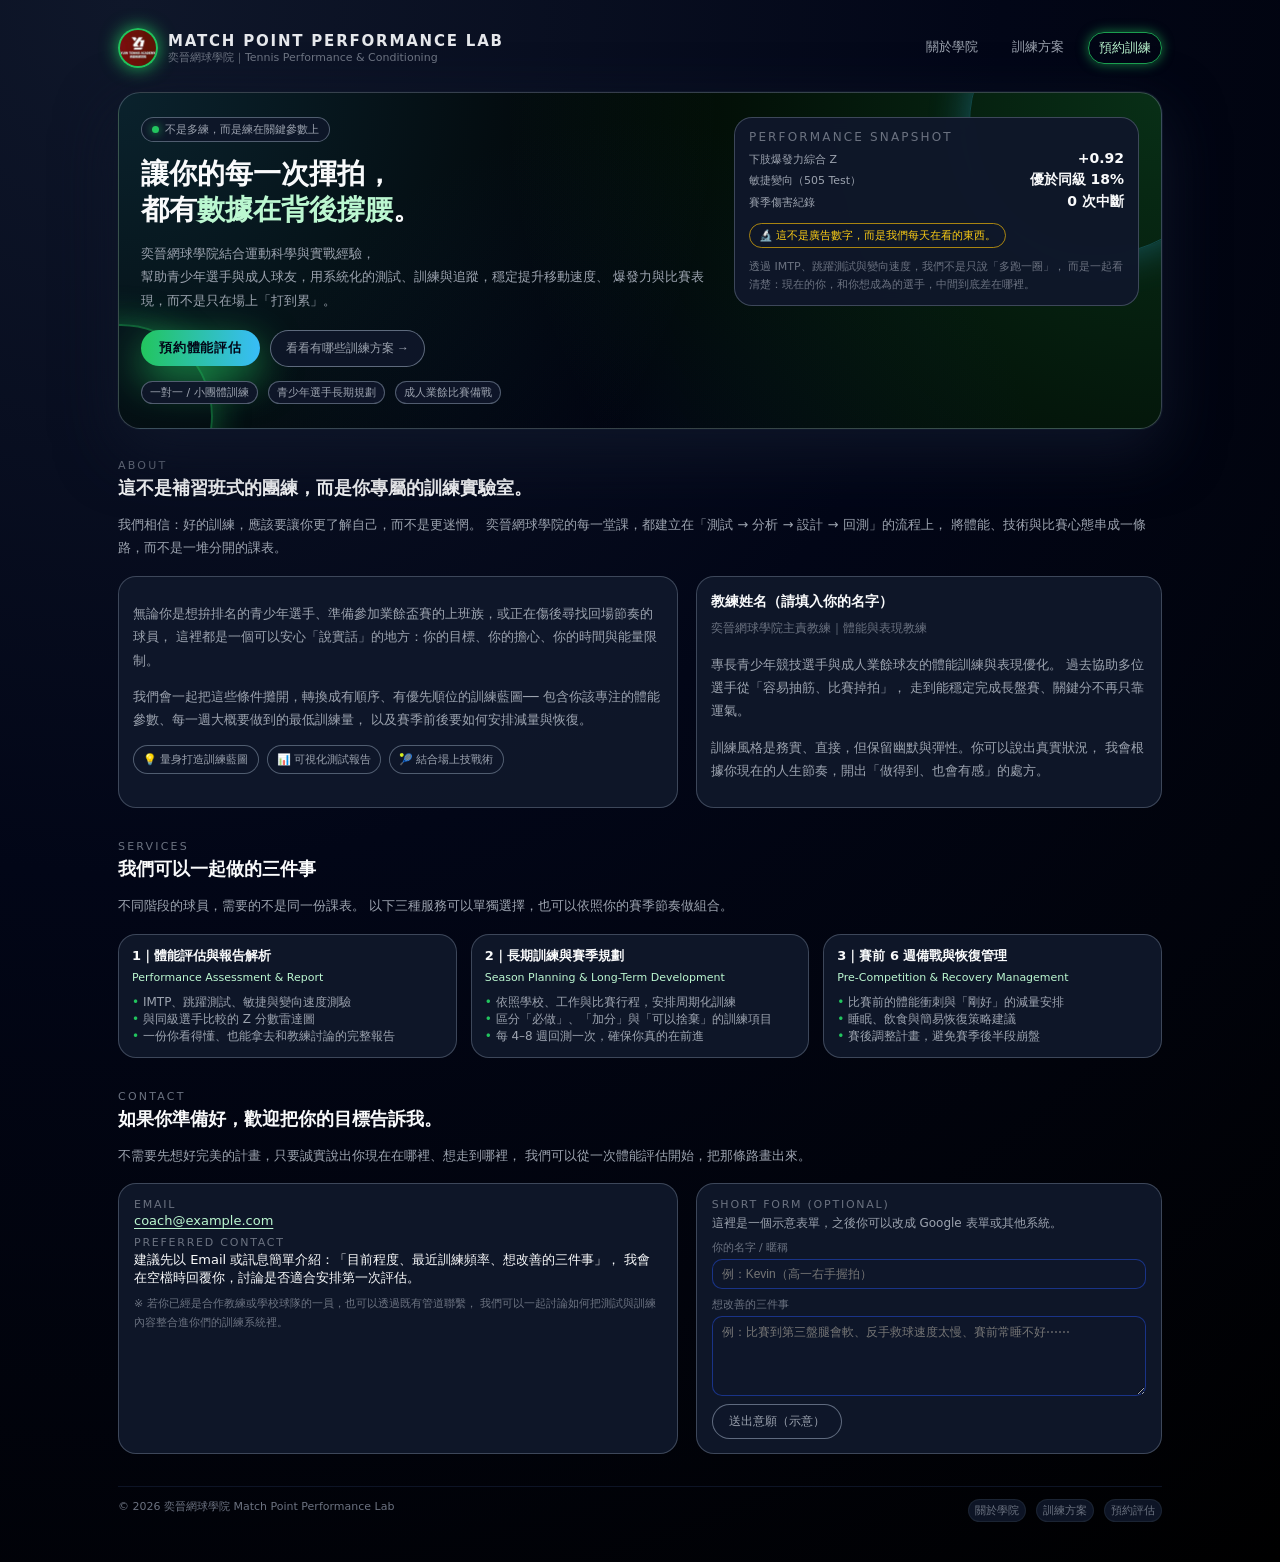
<file: home.html>
<!DOCTYPE html>
<html lang="zh-Hant">
<head>
  <meta charset="UTF-8" />
  <meta name="viewport" content="width=device-width, initial-scale=1.0" />
  <title>奕晉網球學院｜Match Point Performance Lab</title>
  <meta name="description" content="奕晉網球學院 Match Point Performance Lab：結合運動科學與實戰經驗的網球訓練空間。專注青少年選手、成人業餘球友的體能評估、長期訓練與賽季備戰規劃。">

  <style>
    :root {
      --bg-page: #020617;
      --bg-card: #020617;
      --accent: #22c55e;
      --accent-alt: #38bdf8;
      --accent-soft: #bbf7d0;
      --text-main: #e5e7eb;
      --text-sub: #9ca3af;
      --text-muted: #6b7280;
      --border-subtle: #1e293b;
      --radius-lg: 18px;
    }

    * {
      box-sizing: border-box;
    }

    body {
      margin: 0;
      min-height: 100vh;
      font-family: system-ui,-apple-system,BlinkMacSystemFont,"Segoe UI","Helvetica Neue",Arial,sans-serif;
      background:
        radial-gradient(circle at 10% 0, #0f172a 0, #020617 45%, #000 100%);
      color: var(--text-main);
    }

    a {
      color: inherit;
      text-decoration: none;
    }

    .page {
      max-width: 1080px;
      margin: 0 auto;
      padding: 20px 18px 40px;
    }

    /* ========= 頂部導覽 ========= */
    header.site-header {
      display: flex;
      justify-content: space-between;
      align-items: center;
      gap: 12px;
      padding: 8px 0 16px;
      position: relative;
      z-index: 2;
    }

    .brand {
      display: flex;
      align-items: center;
      gap: 10px;
    }

    .brand-logo {
      width: 40px;
      height: 40px;
      border-radius: 999px;
      border: 2px solid rgba(34,197,94,0.9);
      box-shadow: 0 0 18px rgba(34,197,94,0.9);
      object-fit: cover;
      background: radial-gradient(circle at 30% 30%, #22c55e, #16a34a);
    }

    .brand-text-main {
      font-size: 15px;
      font-weight: 600;
      letter-spacing: 0.12em;
      text-transform: uppercase;
    }

    .brand-text-sub {
      font-size: 11px;
      color: var(--text-muted);
    }

    nav {
      display: flex;
      gap: 14px;
      font-size: 13px;
      color: var(--text-sub);
    }

    nav a {
      padding: 6px 10px;
      border-radius: 999px;
      transition: background 0.2s ease, color 0.2s ease;
    }

    nav a:hover {
      background: rgba(15,23,42,0.9);
      color: #f9fafb;
    }

    .nav-cta {
      border: 1px solid rgba(34,197,94,0.8);
      color: var(--accent-soft);
      box-shadow: 0 0 12px rgba(34,197,94,0.6);
    }

    /* ========= Hero 區 ========= */
    .hero {
      margin-top: 8px;
      margin-bottom: 30px;
      padding: 24px 22px;
      border-radius: 22px;
      background:
        radial-gradient(circle at 0 0, rgba(56,189,248,0.18) 0, transparent 55%),
        radial-gradient(circle at 100% 0, rgba(34,197,94,0.24) 0, transparent 60%),
        radial-gradient(circle at 50% 130%, #020617 0, #000 60%);
      border: 1px solid rgba(148,163,184,0.35);
      box-shadow:
        0 22px 60px rgba(15,23,42,0.9),
        0 0 0 1px rgba(15,23,42,1);
      display: grid;
      grid-template-columns: minmax(0,1.4fr) minmax(0,1fr);
      gap: 26px;
      position: relative;
      overflow: hidden;
    }

    .hero::before {
      content: "";
      position: absolute;
      width: 260px;
      height: 260px;
      border-radius: 999px;
      border: 1px solid rgba(56,189,248,0.4);
      right: -70px;
      top: -100px;
      opacity: 0.6;
      box-shadow: 0 0 40px rgba(56,189,248,0.6);
    }

    .hero::after {
      content: "";
      position: absolute;
      width: 180px;
      height: 180px;
      border-radius: 999px;
      border: 2px solid rgba(34,197,94,0.7);
      left: -90px;
      bottom: -80px;
      opacity: 0.6;
      box-shadow: 0 0 36px rgba(34,197,94,0.7);
    }

    .hero-main,
    .hero-side {
      position: relative;
      z-index: 1;
    }

    .hero-pill {
      display: inline-flex;
      align-items: center;
      gap: 6px;
      padding: 4px 10px;
      border-radius: 999px;
      border: 1px solid rgba(148,163,184,0.5);
      background: rgba(15,23,42,0.9);
      font-size: 11px;
      color: var(--text-sub);
      margin-bottom: 10px;
    }

    .hero-pill span.dot {
      width: 7px;
      height: 7px;
      border-radius: 999px;
      background: #22c55e;
      box-shadow: 0 0 10px #22c55e;
    }

    .hero-title {
      font-size: 28px;
      line-height: 1.3;
      color: #f9fafb;
      margin: 4px 0 10px;
    }

    .hero-title span.highlight {
      color: var(--accent-soft);
    }

    .hero-subtitle {
      font-size: 13px;
      color: var(--text-sub);
      line-height: 1.8;
      margin-bottom: 18px;
    }

    .hero-actions {
      display: flex;
      flex-wrap: wrap;
      gap: 10px;
      margin-bottom: 14px;
    }

    .btn-main {
      padding: 9px 18px;
      border-radius: 999px;
      border: none;
      cursor: pointer;
      font-size: 13px;
      font-weight: 600;
      letter-spacing: 0.06em;
      text-transform: uppercase;
      background: linear-gradient(to right, #22c55e, #38bdf8);
      color: #020617;
      box-shadow: 0 14px 40px rgba(34,197,94,0.7);
    }

    .btn-ghost {
      padding: 9px 15px;
      border-radius: 999px;
      border: 1px solid rgba(148,163,184,0.6);
      background: rgba(15,23,42,0.9);
      cursor: pointer;
      font-size: 12px;
      color: var(--text-sub);
      display: inline-flex;
      align-items: center;
      gap: 6px;
    }

    .btn-ghost:hover {
      border-color: rgba(248,250,252,0.9);
      color: #e5e7eb;
    }

    .hero-meta {
      font-size: 11px;
      color: var(--text-muted);
      display: flex;
      flex-wrap: wrap;
      gap: 10px;
      align-items: center;
    }

    .hero-meta span.badge {
      padding: 3px 8px;
      border-radius: 999px;
      border: 1px solid rgba(148,163,184,0.5);
      background: rgba(15,23,42,0.95);
      color: var(--text-sub);
    }

    .hero-side-card {
      background: rgba(15,23,42,0.96);
      border-radius: 18px;
      border: 1px solid rgba(148,163,184,0.35);
      padding: 12px 14px;
      font-size: 12px;
      color: var(--text-sub);
      backdrop-filter: blur(8px);
    }

    .hero-side-title {
      font-size: 12px;
      letter-spacing: 0.18em;
      text-transform: uppercase;
      color: var(--text-muted);
      margin-bottom: 6px;
    }

    .hero-side-metric-row {
      display: flex;
      justify-content: space-between;
      align-items: baseline;
      margin-bottom: 4px;
    }

    .metric-label {
      font-size: 11px;
      color: var(--text-sub);
    }

    .metric-value {
      font-size: 14px;
      font-weight: 600;
      color: #f9fafb;
    }

    .metric-tag {
      margin-top: 8px;
      display: inline-flex;
      align-items: center;
      gap: 6px;
      padding: 4px 9px;
      border-radius: 999px;
      border: 1px solid rgba(234,179,8,0.7);
      color: #facc15;
      font-size: 11px;
    }

    .hero-side-note {
      margin-top: 10px;
      font-size: 11px;
      color: var(--text-muted);
      line-height: 1.6;
    }

    /* ========= Section 通用 ========= */
    section {
      margin-bottom: 32px;
    }

    .section-label {
      font-size: 11px;
      letter-spacing: 0.2em;
      text-transform: uppercase;
      color: var(--text-muted);
      margin-bottom: 4px;
    }

    .section-title {
      font-size: 18px;
      margin: 0 0 10px;
      color: #f9fafb;
    }

    .section-sub {
      font-size: 13px;
      color: var(--text-sub);
      margin-bottom: 16px;
      line-height: 1.8;
    }

    /* ========= About ========= */
    .about-grid {
      display: grid;
      grid-template-columns: minmax(0,1.2fr) minmax(0,1fr);
      gap: 18px;
    }

    .card-soft {
      background: rgba(15,23,42,0.96);
      border-radius: 18px;
      border: 1px solid rgba(148,163,184,0.35);
      padding: 12px 14px;
      font-size: 13px;
      color: var(--text-sub);
      line-height: 1.8;
    }

    .about-tags {
      display: flex;
      flex-wrap: wrap;
      gap: 8px;
      margin-top: 10px;
      font-size: 11px;
    }

    .tag-pill {
      padding: 4px 9px;
      border-radius: 999px;
      border: 1px solid rgba(148,163,184,0.5);
      background: rgba(15,23,42,0.9);
      color: var(--text-sub);
    }

    .coach-name {
      font-size: 14px;
      font-weight: 600;
      color: #f9fafb;
      margin-bottom: 4px;
    }

    .coach-title {
      font-size: 12px;
      color: var(--text-muted);
      margin-bottom: 8px;
    }

    /* ========= Services ========= */
    .service-grid {
      display: grid;
      grid-template-columns: repeat(3,minmax(0,1fr));
      gap: 14px;
    }

    .service-card {
      background: rgba(15,23,42,0.96);
      border-radius: 18px;
      border: 1px solid rgba(148,163,184,0.35);
      padding: 12px 13px;
      font-size: 12px;
      color: var(--text-sub);
      display: flex;
      flex-direction: column;
      gap: 6px;
    }

    .service-title {
      font-size: 13px;
      color: #f9fafb;
      font-weight: 600;
    }

    .service-tag {
      font-size: 11px;
      color: var(--accent-soft);
    }

    .service-list {
      list-style: none;
      padding: 0;
      margin: 4px 0 0;
      font-size: 12px;
      color: var(--text-sub);
    }

    .service-list li::before {
      content: "• ";
      color: var(--accent);
    }

    /* ========= Contact ========= */
    .contact-grid {
      display: grid;
      grid-template-columns: minmax(0,1.2fr) minmax(0,1fr);
      gap: 18px;
    }

    .contact-card {
      background: rgba(15,23,42,0.96);
      border-radius: 18px;
      border: 1px solid rgba(148,163,184,0.35);
      padding: 14px 15px;
      font-size: 13px;
      color: var(--text-sub);
    }

    .contact-row {
      margin-bottom: 8px;
      font-size: 13px;
    }

    .contact-label {
      font-size: 11px;
      color: var(--text-muted);
      text-transform: uppercase;
      letter-spacing: 0.16em;
      margin-bottom: 2px;
    }

    .contact-main {
      font-size: 13px;
      color: #f9fafb;
    }

    .contact-main a {
      color: var(--accent-soft);
      text-decoration: underline;
      text-decoration-thickness: 1px;
      text-underline-offset: 3px;
    }

    .contact-note {
      font-size: 11px;
      color: var(--text-muted);
      margin-top: 8px;
      line-height: 1.7;
    }

    .contact-mini-form {
      font-size: 12px;
      color: var(--text-sub);
    }

    .field {
      display: flex;
      flex-direction: column;
      gap: 4px;
      margin-bottom: 8px;
    }

    .field label {
      font-size: 11px;
      color: var(--text-muted);
    }

    .field input,
    .field textarea {
      border-radius: 10px;
      border: 1px solid rgba(30,64,175,0.7);
      background: rgba(15,23,42,0.95);
      color: #f9fafb;
      padding: 7px 9px;
      font-size: 12px;
      outline: none;
    }

    .field input:focus,
    .field textarea:focus {
      border-color: rgba(56,189,248,0.9);
      box-shadow: 0 0 0 1px rgba(56,189,248,0.6);
    }

    .field textarea {
      resize: vertical;
      min-height: 80px;
    }

    .btn-send {
      padding: 8px 16px;
      border-radius: 999px;
      border: 1px solid rgba(148,163,184,0.6);
      background: rgba(15,23,42,0.95);
      color: var(--text-sub);
      cursor: pointer;
      font-size: 12px;
    }

    .btn-send:hover {
      border-color: rgba(248,250,252,0.9);
      color: #e5e7eb;
    }

    /* ========= Footer ========= */
    footer {
      margin-top: 10px;
      padding-top: 12px;
      border-top: 1px solid rgba(15,23,42,0.9);
      font-size: 11px;
      color: var(--text-muted);
      display: flex;
      justify-content: space-between;
      gap: 10px;
      flex-wrap: wrap;
    }

    footer .links {
      display: flex;
      gap: 10px;
      flex-wrap: wrap;
    }

    footer .links a {
      padding: 3px 6px;
      border-radius: 999px;
      border: 1px solid rgba(31,41,55,0.8);
      background: rgba(15,23,42,0.9);
    }

    /* ========= RWD ========= */
    @media (max-width: 900px) {
      .hero {
        grid-template-columns: minmax(0,1fr);
      }
      .hero-side {
        order: -1;
      }
      .about-grid,
      .service-grid,
      .contact-grid {
        grid-template-columns: minmax(0,1fr);
      }
      .service-grid {
        gap: 10px;
      }
    }

    @media (max-width: 640px) {
      header.site-header {
        flex-direction: column;
        align-items: flex-start;
      }
      nav {
        width: 100%;
        justify-content: flex-start;
        flex-wrap: wrap;
      }
      .hero {
        padding: 18px 16px;
      }
      .hero-title {
        font-size: 22px;
      }
      .page {
        padding-inline: 14px;
      }
    }
  </style>
</head>
<body>
<div class="page">
  <!-- ========= 頂部導覽 ========= -->
  <header class="site-header">
    <div class="brand">
      <img
        src="https://yijintennis.github.io/logo.jpeg"
        alt="奕晉網球學院 Logo"
        class="brand-logo"
      />
      <div>
        <div class="brand-text-main">MATCH POINT PERFORMANCE LAB</div>
        <div class="brand-text-sub">奕晉網球學院｜Tennis Performance & Conditioning</div>
      </div>
    </div>
    <nav>
      <a href="#about">關於學院</a>
      <a href="#services">訓練方案</a>
      <a href="#contact" class="nav-cta">預約訓練</a>
    </nav>
  </header>

  <!-- ========= HERO ========= -->
  <section class="hero">
    <div class="hero-main">
      <div class="hero-pill">
        <span class="dot"></span>
        <span>不是多練，而是練在關鍵參數上</span>
      </div>
      <h1 class="hero-title">
        讓你的每一次揮拍，<br />
        都有<span class="highlight">數據在背後撐腰</span>。
      </h1>
      <p class="hero-subtitle">
        奕晉網球學院結合運動科學與實戰經驗，<br />
        幫助青少年選手與成人球友，用系統化的測試、訓練與追蹤，穩定提升移動速度、
        爆發力與比賽表現，而不是只在場上「打到累」。
      </p>
      <div class="hero-actions">
        <a href="#contact">
          <button class="btn-main">預約體能評估</button>
        </a>
        <a href="#services">
          <button class="btn-ghost">看看有哪些訓練方案 →</button>
        </a>
      </div>
      <div class="hero-meta">
        <span class="badge">一對一 / 小團體訓練</span>
        <span class="badge">青少年選手長期規劃</span>
        <span class="badge">成人業餘比賽備戰</span>
      </div>
    </div>

    <div class="hero-side">
      <div class="hero-side-card">
        <div class="hero-side-title">PERFORMANCE SNAPSHOT</div>
        <div class="hero-side-metric-row">
          <div class="metric-label">下肢爆發力綜合 Z</div>
          <div class="metric-value">+0.92</div>
        </div>
        <div class="hero-side-metric-row">
          <div class="metric-label">敏捷變向（505 Test）</div>
          <div class="metric-value">優於同級 18%</div>
        </div>
        <div class="hero-side-metric-row">
          <div class="metric-label">賽季傷害紀錄</div>
          <div class="metric-value">0 次中斷</div>
        </div>
        <div class="metric-tag">
          🔬 這不是廣告數字，而是我們每天在看的東西。
        </div>
        <div class="hero-side-note">
          透過 IMTP、跳躍測試與變向速度，我們不是只說「多跑一圈」，
          而是一起看清楚：現在的你，和你想成為的選手，中間到底差在哪裡。
        </div>
      </div>
    </div>
  </section>

  <!-- ========= About ========= -->
  <section id="about">
    <div class="section-label">ABOUT</div>
    <h2 class="section-title">這不是補習班式的團練，而是你專屬的訓練實驗室。</h2>
    <p class="section-sub">
      我們相信：好的訓練，應該要讓你更了解自己，而不是更迷惘。
      奕晉網球學院的每一堂課，都建立在「測試 → 分析 → 設計 → 回測」的流程上，
      將體能、技術與比賽心態串成一條路，而不是一堆分開的課表。
    </p>

    <div class="about-grid">
      <div class="card-soft">
        <p>
          無論你是想拚排名的青少年選手、準備參加業餘盃賽的上班族，或正在傷後尋找回場節奏的球員，
          這裡都是一個可以安心「說實話」的地方：你的目標、你的擔心、你的時間與能量限制。
        </p>
        <p>
          我們會一起把這些條件攤開，轉換成有順序、有優先順位的訓練藍圖──
          包含你該專注的體能參數、每一週大概要做到的最低訓練量，
          以及賽季前後要如何安排減量與恢復。
        </p>
        <div class="about-tags">
          <span class="tag-pill">💡 量身打造訓練藍圖</span>
          <span class="tag-pill">📊 可視化測試報告</span>
          <span class="tag-pill">🎾 結合場上技戰術</span>
        </div>
      </div>

      <div class="card-soft">
        <div class="coach-name">教練姓名（請填入你的名字）</div>
        <div class="coach-title">奕晉網球學院主責教練｜體能與表現教練</div>
        <p>
          專長青少年競技選手與成人業餘球友的體能訓練與表現優化。
          過去協助多位選手從「容易抽筋、比賽掉拍」，
          走到能穩定完成長盤賽、關鍵分不再只靠運氣。
        </p>
        <p>
          訓練風格是務實、直接，但保留幽默與彈性。你可以說出真實狀況，
          我會根據你現在的人生節奏，開出「做得到、也會有感」的處方。
        </p>
      </div>
    </div>
  </section>

  <!-- ========= Services ========= -->
  <section id="services">
    <div class="section-label">SERVICES</div>
    <h2 class="section-title">我們可以一起做的三件事</h2>
    <p class="section-sub">
      不同階段的球員，需要的不是同一份課表。
      以下三種服務可以單獨選擇，也可以依照你的賽季節奏做組合。
    </p>

    <div class="service-grid">
      <div class="service-card">
        <div class="service-title">1｜體能評估與報告解析</div>
        <div class="service-tag">Performance Assessment & Report</div>
        <ul class="service-list">
          <li>IMTP、跳躍測試、敏捷與變向速度測驗</li>
          <li>與同級選手比較的 Z 分數雷達圖</li>
          <li>一份你看得懂、也能拿去和教練討論的完整報告</li>
        </ul>
      </div>

      <div class="service-card">
        <div class="service-title">2｜長期訓練與賽季規劃</div>
        <div class="service-tag">Season Planning & Long-Term Development</div>
        <ul class="service-list">
          <li>依照學校、工作與比賽行程，安排周期化訓練</li>
          <li>區分「必做」、「加分」與「可以捨棄」的訓練項目</li>
          <li>每 4–8 週回測一次，確保你真的在前進</li>
        </ul>
      </div>

      <div class="service-card">
        <div class="service-title">3｜賽前 6 週備戰與恢復管理</div>
        <div class="service-tag">Pre-Competition & Recovery Management</div>
        <ul class="service-list">
          <li>比賽前的體能衝刺與「剛好」的減量安排</li>
          <li>睡眠、飲食與簡易恢復策略建議</li>
          <li>賽後調整計畫，避免賽季後半段崩盤</li>
        </ul>
      </div>
    </div>
  </section>

  <!-- ========= Contact ========= -->
  <section id="contact">
    <div class="section-label">CONTACT</div>
    <h2 class="section-title">如果你準備好，歡迎把你的目標告訴我。</h2>
    <p class="section-sub">
      不需要先想好完美的計畫，只要誠實說出你現在在哪裡、想走到哪裡，
      我們可以從一次體能評估開始，把那條路畫出來。
    </p>

    <div class="contact-grid">
      <div class="contact-card">
        <div class="contact-row">
          <div class="contact-label">EMAIL</div>
          <div class="contact-main">
            <!-- 這裡把信箱改成你的 -->
            <a href="mailto:coach@example.com">coach@example.com</a>
          </div>
        </div>
        <div class="contact-row">
          <div class="contact-label">PREFERRED CONTACT</div>
          <div class="contact-main">
            建議先以 Email 或訊息簡單介紹：「目前程度、最近訓練頻率、想改善的三件事」，
            我會在空檔時回覆你，討論是否適合安排第一次評估。
          </div>
        </div>
        <div class="contact-note">
          ※ 若你已經是合作教練或學校球隊的一員，也可以透過既有管道聯繫，
          我們可以一起討論如何把測試與訓練內容整合進你們的訓練系統裡。
        </div>
      </div>

      <div class="contact-card contact-mini-form">
        <div class="contact-label">SHORT FORM (OPTIONAL)</div>
        <p style="margin-top:4px;margin-bottom:8px;">
          這裡是一個示意表單，之後你可以改成 Google 表單或其他系統。
        </p>
        <form onsubmit="alert('表單送出示意：實際使用時請改成你的後端或 Google 表單連結。'); return false;">
          <div class="field">
            <label for="name">你的名字 / 暱稱</label>
            <input id="name" type="text" placeholder="例：Kevin（高一右手握拍）" />
          </div>
          <div class="field">
            <label for="goal">想改善的三件事</label>
            <textarea id="goal" placeholder="例：比賽到第三盤腿會軟、反手救球速度太慢、賽前常睡不好⋯⋯"></textarea>
          </div>
          <button type="submit" class="btn-send">送出意願（示意）</button>
        </form>
      </div>
    </div>
  </section>

  <!-- ========= Footer ========= -->
  <footer>
    <div>© <span id="year"></span> 奕晉網球學院 Match Point Performance Lab</div>
    <div class="links">
      <!-- 下面連結可以之後換成 IG / YouTube / Line 官方帳號 -->
      <a href="#about">關於學院</a>
      <a href="#services">訓練方案</a>
      <a href="#contact">預約評估</a>
    </div>
  </footer>
</div>

<script>
  // 動態年份
  document.getElementById("year").textContent = new Date().getFullYear();
</script>
</body>
</html>
</file>
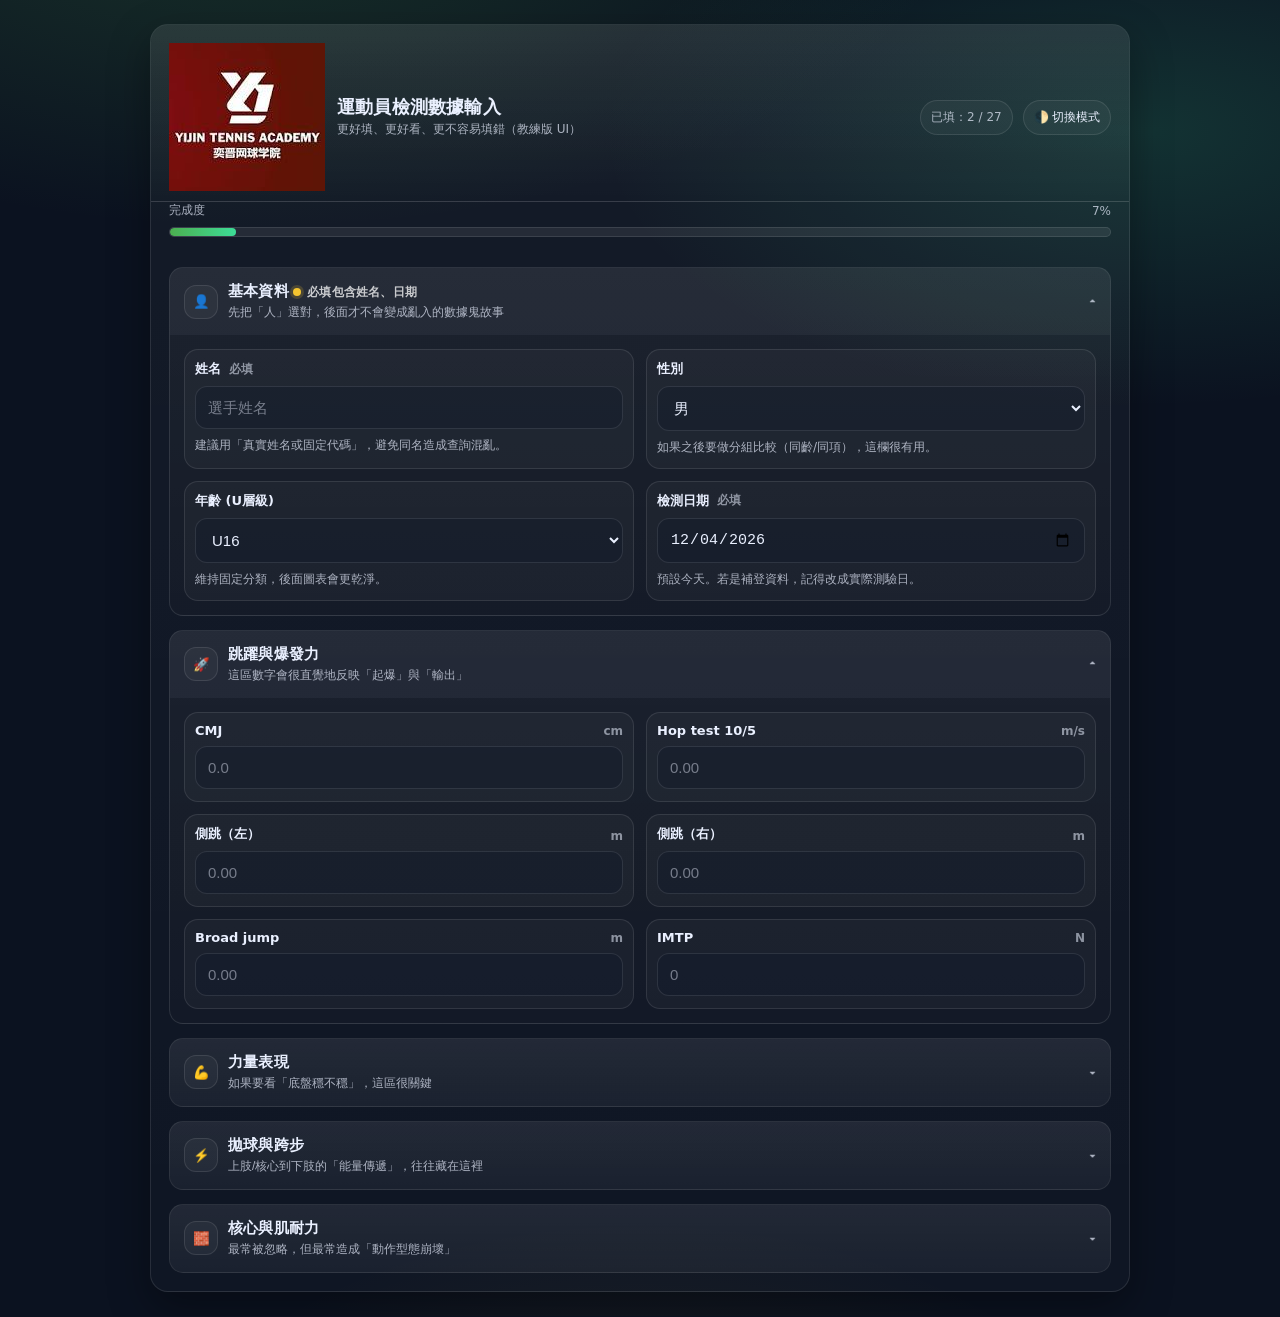
<file: mpl-test.html>
<!DOCTYPE html>
<html lang="zh-TW">
<head>
  <meta charset="UTF-8" />
  <meta name="viewport" content="width=device-width, initial-scale=1.0" />
  <title>運動員檢測數據輸入</title>

  <style>
    :root{
      --bg:#0b1220;
      --panel:#0f1a2e;
      --panel2:#0c1628;
      --card:#0f2236;
      --card2:#0b1b2c;
      --border: rgba(255,255,255,.10);
      --text:#eaf0ff;
      --muted: rgba(234,240,255,.70);
      --muted2: rgba(234,240,255,.55);
      --accent:#4CAF50;
      --accent2:#3ddc97;
      --warn:#f4c430;
      --danger:#ff5a7a;
      --ok:#34d399;
      --shadow: 0 16px 40px rgba(0,0,0,.35);
      --radius: 18px;
      --radius2: 14px;
      --ring: 0 0 0 4px rgba(76,175,80,.22);
      --font: "Microsoft JhengHei","PingFang TC","Noto Sans TC",system-ui,-apple-system,Segoe UI,Roboto,Arial,sans-serif;
    }

    /* Light mode */
    [data-theme="light"]{
      --bg:#f3f6fb;
      --panel:#ffffff;
      --panel2:#ffffff;
      --card:#ffffff;
      --card2:#ffffff;
      --border: rgba(15,23,42,.12);
      --text:#0f172a;
      --muted: rgba(15,23,42,.72);
      --muted2: rgba(15,23,42,.55);
      --shadow: 0 16px 40px rgba(15,23,42,.12);
      --ring: 0 0 0 4px rgba(76,175,80,.18);
    }

    *{box-sizing:border-box;}
    body{
      margin:0;
      font-family:var(--font);
      background:
        radial-gradient(1200px 600px at 20% -10%, rgba(76,175,80,.22), transparent 60%),
        radial-gradient(1000px 500px at 90% 10%, rgba(61,220,151,.16), transparent 55%),
        radial-gradient(900px 600px at 50% 120%, rgba(244,196,48,.10), transparent 60%),
        var(--bg);
      color:var(--text);
      min-height:100vh;
      padding:24px;
      display:flex;
      justify-content:center;
      align-items:flex-start;
    }

    .container{
      width:100%;
      max-width:980px;
      background: linear-gradient(180deg, rgba(255,255,255,.04), rgba(255,255,255,.02));
      border:1px solid var(--border);
      border-radius: var(--radius);
      box-shadow: var(--shadow);
      overflow:hidden;
    }

    .topbar{
      display:flex;
      gap:14px;
      align-items:center;
      justify-content:space-between;
      padding:18px 18px 10px 18px;
      background: linear-gradient(180deg, rgba(255,255,255,.06), transparent);
      border-bottom:1px solid var(--border);
    }

    .brand{
      display:flex;
      gap:12px;
      align-items:center;
      min-width:0;
    }
/* logo 外框：保留你原本的「卡片＋光暈」質感 */
.logoWrap{
  width:42px;height:42px;border-radius:14px;
  background:
    radial-gradient(circle at 30% 30%, rgba(61,220,151,.9), rgba(76,175,80,.8) 45%, rgba(15,23,42,.0) 70%),
    linear-gradient(135deg, rgba(255,255,255,.16), rgba(255,255,255,.02));
  border:1px solid var(--border);
  box-shadow: 0 10px 22px rgba(0,0,0,.25);
  padding:3px;                 /* 外框厚度 */
  flex:0 0 auto;
  display:block;
}

/* 圖片本體：滿版、裁切、圓角一致 */
.logoImg{
  width:100%;
  height:100%;
  display:block;
  border-radius: 11px;         /* 14px - padding(3px) */
  object-fit: cover;
  background: rgba(255,255,255,.06);
  border: 1px solid rgba(255,255,255,.10);
}

    .titlewrap{min-width:0}
    h1{
      margin:0;
      font-size:18px;
      letter-spacing:.2px;
      line-height:1.2;
      white-space:nowrap;
      overflow:hidden;
      text-overflow:ellipsis;
    }
    .subtitle{
      margin-top:4px;
      font-size:12px;
      color:var(--muted);
      white-space:nowrap;
      overflow:hidden;
      text-overflow:ellipsis;
    }

    .actions{
      display:flex;
      align-items:center;
      gap:10px;
    }

    .chip{
      display:inline-flex;
      align-items:center;
      gap:8px;
      padding:8px 10px;
      border-radius:999px;
      border:1px solid var(--border);
      background: rgba(255,255,255,.04);
      color:var(--muted);
      font-size:12px;
      white-space:nowrap;
    }

    .toggle{
      border:1px solid var(--border);
      background: rgba(255,255,255,.04);
      color:var(--text);
      border-radius: 999px;
      padding:8px 10px;
      cursor:pointer;
      font-size:12px;
      transition: transform .08s ease, background .2s ease;
      user-select:none;
    }
    .toggle:hover{ background: rgba(255,255,255,.08); }
    .toggle:active{ transform: scale(.98); }

    .progressWrap{
      padding:0 18px 16px 18px;
    }
    .progressTop{
      display:flex;
      align-items:center;
      justify-content:space-between;
      gap:12px;
      margin-bottom:8px;
      color:var(--muted);
      font-size:12px;
    }
    .progress{
      width:100%;
      height:10px;
      border-radius:999px;
      background: rgba(255,255,255,.08);
      border:1px solid var(--border);
      overflow:hidden;
    }
    .progress > div{
      height:100%;
      width:0%;
      background: linear-gradient(90deg, var(--accent), var(--accent2));
      border-radius:999px;
      transition: width .25s ease;
    }

    form{ padding: 0 18px 18px 18px; }

    .section{
      margin-top:14px;
      border:1px solid var(--border);
      border-radius: var(--radius2);
      background: linear-gradient(180deg, rgba(255,255,255,.05), rgba(255,255,255,.02));
      overflow:hidden;
    }

    .sectionHeader{
      width:100%;
      display:flex;
      align-items:center;
      justify-content:space-between;
      gap:14px;
      padding:14px 14px;
      cursor:pointer;
      background: rgba(255,255,255,.03);
      border:0;
      color:var(--text);
      text-align:left;
    }
    .sectionHeader:hover{ background: rgba(255,255,255,.06); }

    .sectionTitle{
      display:flex;
      align-items:center;
      gap:10px;
      min-width:0;
    }
    .badge{
      width:34px;height:34px;border-radius:12px;
      border:1px solid var(--border);
      background: rgba(255,255,255,.04);
      display:grid;place-items:center;
      flex:0 0 auto;
    }
    .sectionTitle h2{
      margin:0;
      font-size:15px;
      letter-spacing:.2px;
    }
    .sectionTitle .hint{
      display:block;
      margin-top:3px;
      font-size:12px;
      color:var(--muted);
    }

    .chev{
      color:var(--muted);
      font-size:14px;
      transition: transform .18s ease;
      flex:0 0 auto;
    }
    .section[data-open="true"] .chev{ transform: rotate(180deg); }

    .sectionBody{
      padding:14px;
      display:none;
      background: rgba(0,0,0,.06);
    }
    [data-theme="light"] .sectionBody{ background: rgba(15,23,42,.03); }

    .section[data-open="true"] .sectionBody{ display:block; }

    .grid{
      display:grid;
      grid-template-columns: repeat(12, 1fr);
      gap:12px;
    }

    .field{
      grid-column: span 6;
      background: rgba(255,255,255,.03);
      border:1px solid var(--border);
      border-radius: 14px;
      padding:10px 10px 12px 10px;
      position:relative;
    }
    .field.w4{ grid-column: span 4; }
    .field.w6{ grid-column: span 6; }
    .field.w8{ grid-column: span 8; }
    .field.w12{ grid-column: span 12; }

    .labelRow{
      display:flex;
      align-items:flex-end;
      justify-content:space-between;
      gap:8px;
      margin-bottom:8px;
    }

    label{
      display:flex;
      align-items:center;
      gap:8px;
      font-weight:700;
      font-size:13px;
      color:var(--text);
    }

    .unit{
      font-size:12px;
      color:var(--muted2);
      font-weight:600;
    }

    input, select{
      width:100%;
      padding:12px 12px;
      border-radius: 12px;
      border:1px solid rgba(255,255,255,.10);
      background: rgba(15,23,42,.35);
      color: var(--text);
      outline:none;
      font-size:15px;
      transition: border .15s ease, box-shadow .15s ease, background .15s ease;
    }
    [data-theme="light"] input, [data-theme="light"] select{
      background: rgba(255,255,255,.80);
      border:1px solid rgba(15,23,42,.14);
      color: var(--text);
    }

    input::placeholder{ color: rgba(234,240,255,.45); }
    [data-theme="light"] input::placeholder{ color: rgba(15,23,42,.38); }

    input:focus, select:focus{
      border-color: rgba(76,175,80,.7);
      box-shadow: var(--ring);
      background: rgba(76,175,80,.08);
    }
    [data-theme="light"] input:focus, [data-theme="light"] select:focus{
      background: rgba(76,175,80,.08);
    }

    .req{
      display:inline-flex;
      align-items:center;
      gap:6px;
      font-size:12px;
      color: rgba(255,255,255,.75);
    }
    [data-theme="light"] .req{ color: rgba(15,23,42,.70); }
    .reqDot{
      width:8px;height:8px;border-radius:999px;
      background: var(--warn);
      box-shadow: 0 0 0 3px rgba(244,196,48,.18);
    }

    .helper{
      margin-top:8px;
      font-size:12px;
      color: var(--muted);
      line-height:1.4;
    }

    /* sticky submit */
    .submitBar{
      position: sticky;
      bottom: 14px;
      margin-top: 16px;
      z-index: 50;
    }
    .submitInner{
      display:flex;
      gap:10px;
      align-items:center;
      justify-content:space-between;
      padding:12px;
      border-radius: 16px;
      border:1px solid var(--border);
      background: rgba(15,23,42,.68);
      backdrop-filter: blur(10px);
      box-shadow: 0 16px 40px rgba(0,0,0,.25);
    }
    [data-theme="light"] .submitInner{
      background: rgba(255,255,255,.82);
    }

    .statusLine{
      min-width:0;
      display:flex;
      flex-direction:column;
      gap:4px;
    }
    #status{
      font-weight:800;
      font-size:13px;
      min-height:18px;
      color: var(--muted);
      white-space:nowrap;
      overflow:hidden;
      text-overflow:ellipsis;
    }
    .statusSub{
      font-size:12px;
      color: var(--muted2);
    }

    .btn{
      border:0;
      cursor:pointer;
      border-radius: 14px;
      padding:12px 14px;
      font-size:15px;
      font-weight:900;
      color:#07120a;
      background: linear-gradient(135deg, var(--accent), var(--accent2));
      transition: transform .08s ease, filter .18s ease, opacity .18s ease;
      display:inline-flex;
      align-items:center;
      gap:10px;
      white-space:nowrap;
    }
    .btn:hover{ filter: brightness(1.05); }
    .btn:active{ transform: scale(.99); }
    .btn:disabled{
      opacity:.55;
      cursor:not-allowed;
      filter:none;
    }

    .btnGhost{
      border:1px solid var(--border);
      background: rgba(255,255,255,.04);
      color: var(--text);
      font-weight:800;
    }
    .btnGhost:hover{ background: rgba(255,255,255,.08); }
    .btnGhost:disabled{ opacity:.55; }

    /* toast */
    .toast{
      position: fixed;
      right: 18px;
      top: 18px;
      z-index: 9999;
      max-width: 340px;
      padding: 12px 12px;
      border-radius: 16px;
      border:1px solid var(--border);
      background: rgba(15,23,42,.78);
      backdrop-filter: blur(10px);
      box-shadow: 0 18px 44px rgba(0,0,0,.35);
      color: var(--text);
      display:none;
      gap:10px;
      align-items:flex-start;
    }
    [data-theme="light"] .toast{ background: rgba(255,255,255,.86); }
    .toast.show{ display:flex; }
    .toastIcon{
      width:34px;height:34px;border-radius: 14px;
      display:grid;place-items:center;
      border:1px solid var(--border);
      background: rgba(255,255,255,.05);
      flex: 0 0 auto;
    }
    .toastTitle{ font-weight:900; margin:0; font-size:13px; }
    .toastMsg{ margin:2px 0 0 0; color: var(--muted); font-size:12px; line-height:1.4; }

    /* small screens */
    @media (max-width: 760px){
      body{ padding:14px; }
      .topbar{ gap:10px; }
      .chip{ display:none; }
      .field{ grid-column: span 12; }
      .field.w4,.field.w6,.field.w8,.field.w12{ grid-column: span 12; }
      .submitInner{ flex-direction:column; align-items:stretch; }
      .btn, .btnGhost{ width:100%; justify-content:center; }
      #status{ text-align:center; }
      .statusSub{ text-align:center; }
    }
  </style>
</head>

<body>
             
  <div class="container" id="app">
    <div class="topbar">
      <div class="brand">
        <img class="logo" src="https://yijintennis.github.io/logo.jpeg" alt="logo" />
        <div class="titlewrap">
          <h1>運動員檢測數據輸入</h1>
          <div class="subtitle">更好填、更好看、更不容易填錯（教練版 UI）</div>
        </div>
      </div>

      <div class="actions">
        <div class="chip" id="filledChip">已填：0 / 0</div>
        <button class="toggle" type="button" id="themeBtn">🌓 切換模式</button>
      </div>
    </div>

    <div class="progressWrap">
      <div class="progressTop">
        <div>完成度</div>
        <div id="progressText">0%</div>
      </div>
      <div class="progress" aria-label="form progress">
        <div id="progressBar"></div>
      </div>
    </div>

    <form id="dataForm" novalidate>
      <!-- 基本資料 -->
      <div class="section" data-open="true">
        <button type="button" class="sectionHeader" data-section-toggle>
          <div class="sectionTitle">
            <div class="badge">👤</div>
            <div>
              <h2>基本資料 <span class="req"><span class="reqDot"></span>必填包含姓名、日期</span></h2>
              <span class="hint">先把「人」選對，後面才不會變成亂入的數據鬼故事</span>
            </div>
          </div>
          <div class="chev">▾</div>
        </button>

        <div class="sectionBody">
          <div class="grid">
            <div class="field w6">
              <div class="labelRow">
                <label for="name">姓名 <span class="unit">必填</span></label>
              </div>
              <input id="name" type="text" name="姓名" required placeholder="選手姓名" autocomplete="name" />
              <div class="helper">建議用「真實姓名或固定代碼」，避免同名造成查詢混亂。</div>
            </div>

            <div class="field w6">
              <div class="labelRow">
                <label for="gender">性別</label>
              </div>
              <select id="gender" name="性別">
                <option value="男">男</option>
                <option value="女">女</option>
              </select>
              <div class="helper">如果之後要做分組比較（同齡/同項），這欄很有用。</div>
            </div>

            <div class="field w6">
              <div class="labelRow">
                <label for="age">年齡 (U層級)</label>
              </div>
              <select id="age" name="年齡">
                <option value="U16">U16</option>
                <option value="U18">U18</option>
                <option value="Adult">Adult</option>
              </select>
              <div class="helper">維持固定分類，後面圖表會更乾淨。</div>
            </div>

            <div class="field w6">
              <div class="labelRow">
                <label for="date">檢測日期 <span class="unit">必填</span></label>
              </div>
              <input id="date" type="date" name="檢測日期" required />
              <div class="helper">預設今天。若是補登資料，記得改成實際測驗日。</div>
            </div>
          </div>
        </div>
      </div>

      <!-- 跳躍與爆發力 -->
      <div class="section" data-open="true">
        <button type="button" class="sectionHeader" data-section-toggle>
          <div class="sectionTitle">
            <div class="badge">🚀</div>
            <div>
              <h2>跳躍與爆發力</h2>
              <span class="hint">這區數字會很直覺地反映「起爆」與「輸出」</span>
            </div>
          </div>
          <div class="chev">▾</div>
        </button>

        <div class="sectionBody">
          <div class="grid">
            <div class="field w6">
              <div class="labelRow">
                <label>CMJ</label><span class="unit">cm</span>
              </div>
              <input type="number" step="0.1" name="CMJ(cm)" inputmode="decimal" placeholder="0.0" />
            </div>

            <div class="field w6">
              <div class="labelRow">
                <label>Hop test 10/5</label><span class="unit">m/s</span>
              </div>
              <input type="number" step="0.01" name="Hop test 10/5(m/s)" inputmode="decimal" placeholder="0.00" />
            </div>

            <div class="field w6">
              <div class="labelRow">
                <label>側跳（左）</label><span class="unit">m</span>
              </div>
              <input type="number" step="0.01" name="側跳(左)(m)" inputmode="decimal" placeholder="0.00" />
            </div>

            <div class="field w6">
              <div class="labelRow">
                <label>側跳（右）</label><span class="unit">m</span>
              </div>
              <input type="number" step="0.01" name="側跳(右)(m)" inputmode="decimal" placeholder="0.00" />
            </div>

            <div class="field w6">
              <div class="labelRow">
                <label>Broad jump</label><span class="unit">m</span>
              </div>
              <input type="number" step="0.01" name="Broad jump(m)" inputmode="decimal" placeholder="0.00" />
            </div>

            <div class="field w6">
              <div class="labelRow">
                <label>IMTP</label><span class="unit">N</span>
              </div>
              <input type="number" name="IMTP(N)" inputmode="numeric" placeholder="0" />
            </div>
          </div>
        </div>
      </div>

      <!-- 力量表現 -->
      <div class="section" data-open="false">
        <button type="button" class="sectionHeader" data-section-toggle>
          <div class="sectionTitle">
            <div class="badge">💪</div>
            <div>
              <h2>力量表現</h2>
              <span class="hint">如果要看「底盤穩不穩」，這區很關鍵</span>
            </div>
          </div>
          <div class="chev">▾</div>
        </button>

        <div class="sectionBody">
          <div class="grid">
            <div class="field w6">
              <div class="labelRow">
                <label>硬拉</label><span class="unit">kg</span>
              </div>
              <input type="number" step="0.1" name="硬拉(kg)" inputmode="decimal" placeholder="0.0" />
            </div>

            <div class="field w6">
              <div class="labelRow">
                <label>Grip strength</label><span class="unit">kg（或你原本單位）</span>
              </div>
              <input type="number" step="0.1" name="Grip strength" inputmode="decimal" placeholder="0.0" />
            </div>
          </div>
        </div>
      </div>

      <!-- 拋球與跨步 -->
      <div class="section" data-open="false">
        <button type="button" class="sectionHeader" data-section-toggle>
          <div class="sectionTitle">
            <div class="badge">⚡</div>
            <div>
              <h2>拋球與跨步</h2>
              <span class="hint">上肢/核心到下肢的「能量傳遞」，往往藏在這裡</span>
            </div>
          </div>
          <div class="chev">▾</div>
        </button>

        <div class="sectionBody">
          <div class="grid">
            <div class="field w6">
              <div class="labelRow">
                <label>跪姿過頂拋</label><span class="unit">m</span>
              </div>
              <input type="number" step="0.01" name="跪姿過頂拋(m)" inputmode="decimal" placeholder="0.00" />
            </div>

            <div class="field w6">
              <div class="labelRow">
                <label>過頂拋</label><span class="unit">m</span>
              </div>
              <input type="number" step="0.01" name="過頂拋(m)" inputmode="decimal" placeholder="0.00" />
            </div>

            <div class="field w6">
              <div class="labelRow">
                <label>跪姿水平拋（左）</label><span class="unit">m</span>
              </div>
              <input type="number" step="0.01" name="跪姿水平拋(左)(m)" inputmode="decimal" placeholder="0.00" />
            </div>

            <div class="field w6">
              <div class="labelRow">
                <label>跪姿水平拋（右）</label><span class="unit">m</span>
              </div>
              <input type="number" step="0.01" name="跪姿水平拋(右)(m)" inputmode="decimal" placeholder="0.00" />
            </div>

            <div class="field w6">
              <div class="labelRow">
                <label>水平拋（左）</label><span class="unit">m</span>
              </div>
              <input type="number" step="0.01" name="水平拋(左)(m)" inputmode="decimal" placeholder="0.00" />
            </div>

            <div class="field w6">
              <div class="labelRow">
                <label>水平拋（右）</label><span class="unit">m</span>
              </div>
              <input type="number" step="0.01" name="水平拋(右)(m)" inputmode="decimal" placeholder="0.00" />
            </div>
          </div>
        </div>
      </div>

      <!-- 核心與肌耐力 -->
      <div class="section" data-open="false">
        <button type="button" class="sectionHeader" data-section-toggle>
          <div class="sectionTitle">
            <div class="badge">🧱</div>
            <div>
              <h2>核心與肌耐力</h2>
              <span class="hint">最常被忽略，但最常造成「動作型態崩壞」</span>
            </div>
          </div>
          <div class="chev">▾</div>
        </button>

        <div class="sectionBody">
          <div class="grid">
            <div class="field w6">
              <div class="labelRow">
                            <div class="field w4">
              <div class="labelRow">
                <label>Push up</label><span class="unit">次</span>
              </div>
              <input type="number" name="Push up(次數)" inputmode="numeric" placeholder="0" />
            </div>

            <div class="field w4">
              <div class="labelRow">
                <label>Inverted row</label><span class="unit">次</span>
              </div>
              <input type="number" name="Inverted row(次數)" inputmode="numeric" placeholder="0" />
            </div>

            <div class="field w4">
              <div class="labelRow">
                <label>Plank</label><span class="unit">秒</span>
              </div>
              <input type="number" name="Plank(秒)" inputmode="numeric" placeholder="0" />
            </div>
          </div>
        </div>
      </div>

      <!-- 衝刺與其他 -->
      <div class="section" data-open="true">
        <button type="button" class="sectionHeader" data-section-toggle>
          <div class="sectionTitle">
            <div class="badge">🏃</div>
            <div>
              <h2>衝刺與其他</h2>
              <span class="hint">速度與敏捷：最容易「少打一個小數點就出事」的地方</span>
            </div>
          </div>
          <div class="chev">▾</div>
        </button>

        <div class="sectionBody">
          <div class="grid">
            <div class="field w6">
              <div class="labelRow">
                <label>10米衝刺</label><span class="unit">秒</span>
              </div>
              <input type="number" step="0.01" name="10米衝刺(秒)" inputmode="decimal" placeholder="0.00" />
            </div>

            <div class="field w6">
              <div class="labelRow">
                <label>20米衝刺</label><span class="unit">秒</span>
              </div>
              <input type="number" step="0.01" name="20米衝刺(秒)" inputmode="decimal" placeholder="0.00" />
            </div>

            <div class="field w6">
              <div class="labelRow">
                <label>505敏捷跑（右）</label><span class="unit">秒</span>
              </div>
              <input type="number" step="0.01" name="505敏捷跑(右)(秒)" inputmode="decimal" placeholder="0.00" />
            </div>

            <div class="field w6">
              <div class="labelRow">
                <label>505敏捷跑（左）</label><span class="unit">秒</span>
              </div>
              <input type="number" step="0.01" name="505敏捷跑(左)(秒)" inputmode="decimal" placeholder="0.00" />
            </div>

            <div class="field w6">
              <div class="labelRow">
                <label>蜘蛛跑</label><span class="unit">秒</span>
              </div>
              <input type="number" step="0.01" name="蜘蛛跑(秒)" inputmode="decimal" placeholder="0.00" />
            </div>

            <div class="field w6">
              <div class="labelRow">
                <label>反應燈測試</label><span class="unit">次</span>
              </div>
              <input type="number" name="反應燈測試(次數)" inputmode="numeric" placeholder="0" />
            </div>
          </div>
        </div>
      </div>

      <!-- Sticky submit bar -->
      <div class="submitBar">
        <div class="submitInner">
          <div class="statusLine">
            <div id="status">準備就緒：填完就送（別擔心，我不會把你的小數點吞掉）</div>
            <div class="statusSub" id="statusSub">提示：可點各區標題收合/展開，加快現場操作。</div>
          </div>

          <div style="display:flex; gap:10px; width:100%; justify-content:flex-end;">
            <button class="btn btnGhost" type="button" id="resetBtn">🧹 清空表單</button>
            <button class="btn" type="submit" id="submitBtn">📤 送出資料</button>
          </div>
        </div>
      </div>
    </form>
  </div>

  <!-- Toast -->
  <div class="toast" id="toast" role="status" aria-live="polite">
    <div class="toastIcon" id="toastIcon">✅</div>
    <div>
      <p class="toastTitle" id="toastTitle">完成</p>
      <p class="toastMsg" id="toastMsg">已寫入資料。</p>
    </div>
  </div>

  <script>
    // ✅ 你的 Apps Script 網址 (維持不變)
    const scriptURL = 'https://script.google.com/macros/s/AKfycbxb8LVDD2OyyAHB-p93iZT8PjyrIzLHy16bqF7V_3xkdmMXaBbUZ1eFP1Gzi5G0ycuKNA/exec';

    const app = document.getElementById('app');
    const form = document.getElementById('dataForm');
    const btn = document.getElementById('submitBtn');
    const resetBtn = document.getElementById('resetBtn');
    const statusMsg = document.getElementById('status');
    const statusSub = document.getElementById('statusSub');

    // progress
    const progressBar = document.getElementById('progressBar');
    const progressText = document.getElementById('progressText');
    const filledChip = document.getElementById('filledChip');

    // toast
    const toast = document.getElementById('toast');
    const toastIcon = document.getElementById('toastIcon');
    const toastTitle = document.getElementById('toastTitle');
    const toastMsg = document.getElementById('toastMsg');
    let toastTimer = null;

    function showToast(type, title, msg){
      clearTimeout(toastTimer);
      toastIcon.textContent = type === 'ok' ? '✅' : (type === 'warn' ? '⚠️' : '❌');
      toastTitle.textContent = title;
      toastMsg.textContent = msg;
      toast.classList.add('show');
      toastTimer = setTimeout(() => toast.classList.remove('show'), 2600);
    }

    // theme toggle (remember)
    const themeBtn = document.getElementById('themeBtn');
    const savedTheme = localStorage.getItem('athlete_form_theme');
    if(savedTheme){
      document.documentElement.setAttribute('data-theme', savedTheme);
    }
    themeBtn.addEventListener('click', () => {
      const now = document.documentElement.getAttribute('data-theme') === 'light' ? 'dark' : 'light';
      document.documentElement.setAttribute('data-theme', now);
      localStorage.setItem('athlete_form_theme', now);
    });

    // sections collapse
    document.querySelectorAll('[data-section-toggle]').forEach(btn => {
      btn.addEventListener('click', () => {
        const section = btn.closest('.section');
        const open = section.getAttribute('data-open') === 'true';
        section.setAttribute('data-open', open ? 'false' : 'true');
      });
    });

    // default date = today
    function setToday(){
      const today = new Date().toISOString().split('T')[0];
      const dateInput = document.getElementsByName("檢測日期")[0];
      if(dateInput) dateInput.value = today;
    }
    document.addEventListener('DOMContentLoaded', setToday);

    // progress calc
    const inputs = Array.from(form.querySelectorAll('input, select'))
      .filter(el => el.name && el.type !== 'button' && el.type !== 'submit');

    function isFilled(el){
      if(el.tagName === 'SELECT') return !!el.value;
      if(el.type === 'date') return !!el.value;
      return (el.value !== null && String(el.value).trim() !== '');
    }

    function updateProgress(){
      const total = inputs.length;
      const filled = inputs.reduce((acc, el) => acc + (isFilled(el) ? 1 : 0), 0);
      const pct = total === 0 ? 0 : Math.round((filled / total) * 100);

      progressBar.style.width = pct + '%';
      progressText.textContent = pct + '%';
      filledChip.textContent = `已填：${filled} / ${total}`;
    }

    inputs.forEach(el => el.addEventListener('input', updateProgress));
    inputs.forEach(el => el.addEventListener('change', updateProgress));
    updateProgress();

    // required validation highlight (姓名、檢測日期)
    function validateRequired(){
      const requiredFields = Array.from(form.querySelectorAll('[required]'));
      let ok = true;
      requiredFields.forEach(el => {
        const wrapper = el.closest('.field');
        if(!isFilled(el)){
          ok = false;
          if(wrapper) wrapper.style.boxShadow = '0 0 0 4px rgba(255,90,122,.18)';
          el.style.borderColor = 'rgba(255,90,122,.65)';
        }else{
          if(wrapper) wrapper.style.boxShadow = '';
          el.style.borderColor = '';
        }
      });
      return ok;
    }

    // reset button
    resetBtn.addEventListener('click', () => {
      form.reset();
      setToday();
      updateProgress();
      statusMsg.style.color = '';
      statusMsg.textContent = '已清空：重新填寫也沒關係，數據不會記仇。';
      showToast('warn', '已清空', '表單已重置（日期已回到今天）。');
      // remove highlights
      form.querySelectorAll('.field').forEach(f => f.style.boxShadow = '');
      form.querySelectorAll('input, select').forEach(el => el.style.borderColor = '');
    });

    // submit
    form.addEventListener('submit', e => {
      e.preventDefault();

      // validate
      const ok = validateRequired();
      if(!ok){
        statusMsg.style.color = 'var(--danger)';
        statusMsg.textContent = '❌ 先把必填的「姓名、檢測日期」補上，再送出。';
        showToast('error', '缺少必填', '請填寫姓名與檢測日期。');
        return;
      }

      btn.disabled = true;
      resetBtn.disabled = true;
      btn.textContent = "⏳ 資料傳送中...";
      statusMsg.style.color = '';
      statusMsg.textContent = "傳送中…（no-cors 模式下瀏覽器不會回傳結果，但你已經能寫入）";
      statusSub.textContent = "送出後會自動清空（日期保留今天）。";

      const formData = new FormData(form);
      const data = {};
      formData.forEach((value, key) => {
        if(value !== null && String(value).trim() !== '') data[key] = value;
      });

      console.log("傳送資料:", data);

      fetch(scriptURL, {
        method: 'POST',
        body: JSON.stringify(data),
        mode: 'no-cors',
        headers: { 'Content-Type': 'application/json' }
      })
      .then(() => {
        statusMsg.style.color = 'var(--ok)';
        statusMsg.textContent = "✅ 已送出！資料已寫入（表單已清空）";
        showToast('ok', '已送出', '資料已寫入，表單已清空（日期保留今天）。');

        form.reset();
        setToday();
        updateProgress();

        // remove highlights
        form.querySelectorAll('.field').forEach(f => f.style.boxShadow = '');
        form.querySelectorAll('input, select').forEach(el => el.style.borderColor = '');

        setTimeout(() => {
          btn.disabled = false;
          resetBtn.disabled = false;
          btn.textContent = "📤 送出資料";
          statusMsg.style.color = '';
          statusMsg.textContent = "準備就緒：下一位選手上場（我知道你們都在趕時間）";
          statusSub.textContent = "小提醒：若數值是「0」也請直接填 0，避免被當成空值。";
        }, 1400);
      })
      .catch(error => {
        console.error('Error!', error.message);
        statusMsg.style.color = 'var(--danger)';
        statusMsg.textContent = "❌ 發生錯誤：請檢查網路或 Apps Script 部署";
        statusSub.textContent = "若你要做到「確定寫入成功才顯示✅」，就不能用 no-cors（我也可以幫你改成可回傳結果的版本）。";
        showToast('error', '傳送失敗', '請檢查網路或 Apps Script 設定。');

        btn.disabled = false;
        resetBtn.disabled = false;
        btn.textContent = "📤 送出資料";
      });
    });
  </script>
</body>
</html>
</file>
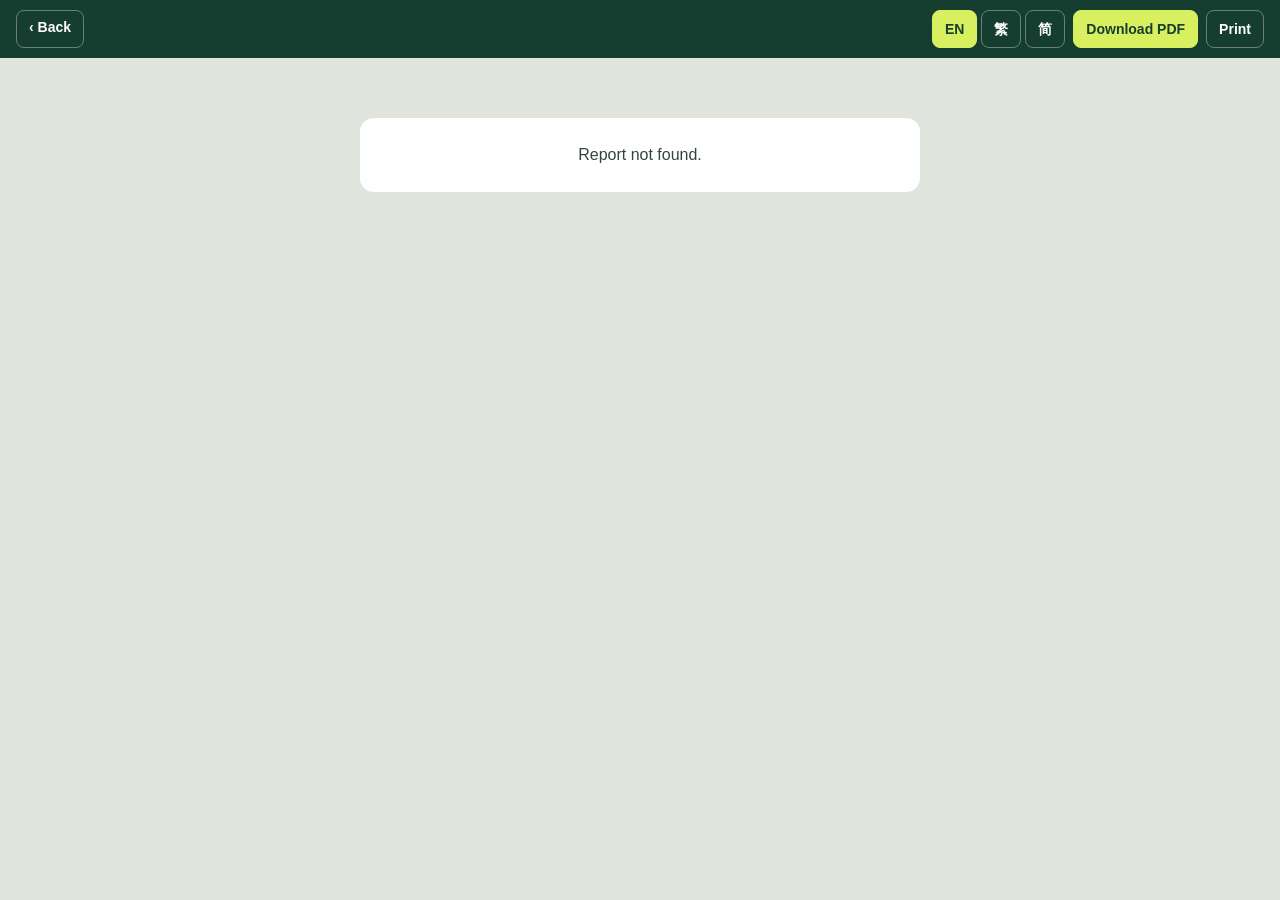
<file: report.html>
<!doctype html>
<html lang="en">
<head>
<meta charset="utf-8">
<meta name="viewport" content="width=device-width,initial-scale=1">
<meta name="robots" content="noindex,nofollow">
<title>Physical Performance Report</title>
<!--
  奕晉體能檢測｜個人報告（v2，2026-11-22）
  版型＝Adam 的 個人報告_家長版/indiv_en.py（Luke_20261013.pdf），改成讀後台資料自動產生。
  網址：report.html?id=T0077&lang=en|zh-Hant|zh-Hans
  憑證：網頁端沿用 localStorage yj_token；App 開啟時用 #tk=… 帶入（不會送到伺服器）。
  國際常模：團測讀圖_2026-10/_intl_gen/norms_v2.json（DTB 2014／Dobos 2021／Hernández-Davó 2020），
  年齡對應同 Adam：未滿 14＝U14、未滿 16＝U16、其餘＝U18；未滿 12 歲與 20 歲以上不比國際常模。
-->
<style>
@page{size:297mm 210mm;margin:0}
*{box-sizing:border-box;margin:0;padding:0}
:root{--ink:#13261e;--green:#163E30;--lime:#D8EF5F;--bg:#F5F7F2;--muted:#4a5f55}
html,body{background:#dfe5dd}
body{font-family:"Helvetica Neue",Helvetica,Arial,"PingFang TC","Noto Sans TC",sans-serif;color:var(--ink);-webkit-print-color-adjust:exact;print-color-adjust:exact}
body.zh-Hans{font-family:"PingFang SC","Hiragino Sans GB","Noto Sans SC",sans-serif}
body.zh-Hant{font-family:"PingFang TC","Noto Sans TC",sans-serif}
svg{width:100%;height:100%;display:block}

/* 工具列（只在螢幕上） */
.bar{position:sticky;top:0;z-index:9;display:flex;align-items:center;gap:8px;flex-wrap:wrap;padding:10px 16px;background:#163E30;color:#fff;font:600 14px/1.2 -apple-system,"PingFang TC",sans-serif}
.bar .sp{flex:1}
.bar button,.bar a{appearance:none;border:1px solid rgba(255,255,255,.35);background:transparent;color:#fff;border-radius:8px;padding:8px 12px;font:inherit;cursor:pointer;text-decoration:none;min-height:38px}
.bar .lang button[aria-pressed=true]{background:var(--lime);color:var(--green);border-color:var(--lime)}
.bar .lang{display:flex;gap:4px}
.bar .pri{background:var(--lime);color:var(--green);border-color:var(--lime)}
.busy{position:fixed;inset:0;z-index:99;background:rgba(19,38,30,.55);display:flex;align-items:center;justify-content:center;color:#fff;font:600 16px -apple-system,"PingFang TC",sans-serif}
.state{max-width:560px;margin:60px auto;padding:24px;background:#fff;border-radius:14px;text-align:center;font:500 16px/1.6 -apple-system,"PingFang TC",sans-serif;color:#33463d}
.state .spin{width:34px;height:34px;margin:0 auto 14px;border-radius:50%;border:4px solid #d6e3d6;border-top-color:#163E30;animation:sp 1s linear infinite}
@keyframes sp{to{transform:rotate(360deg)}}
.state small{display:block;color:#6a7b72;font-size:13px;margin-top:6px}

/* ── 報告本體（A4 橫式；樣式來自 Adam indiv.css＋indiv_en.css） ── */
.sheet{display:flex;justify-content:center;padding:18px 0 40px}
.pg{width:297mm;height:210mm;background:var(--bg);display:flex;flex-direction:column;overflow:hidden;box-shadow:0 6px 30px rgba(0,0,0,.18)}
.ban{height:21mm;background:linear-gradient(100deg,#0f3326,#163E30 55%,#1f5a3f);position:relative;overflow:hidden;display:flex;align-items:center;gap:9mm;padding:0 7mm;color:#fff;flex:none}
.court{position:absolute;right:0;top:0;bottom:0;width:95mm;background:linear-gradient(160deg,#2c7a4f,#1d5c3c);clip-path:polygon(22% 0,100% 0,100% 100%,0 100%)}
.court:before{content:"";position:absolute;left:30%;right:-10mm;top:66%;height:1mm;background:rgba(255,255,255,.85);transform:rotate(-8deg)}
.court:after{content:"";position:absolute;left:62%;top:-5mm;bottom:-5mm;width:.8mm;background:rgba(255,255,255,.6);transform:rotate(25deg)}
.ball{position:absolute;right:12mm;top:1.5mm;width:18mm;height:18mm;border-radius:50%;background:radial-gradient(circle at 35% 30%,#f3fb7a,#cfe32a 55%,#9fb514);box-shadow:0 1mm 3mm rgba(0,0,0,.35);overflow:hidden}
.ball:before,.ball:after{content:"";position:absolute;width:18mm;height:18mm;border:.9mm solid rgba(255,255,255,.9);border-radius:50%}
.ball:before{left:-12.5mm}.ball:after{right:-12.5mm}
.brand{z-index:1;display:flex;flex-direction:column;line-height:1.25;padding-right:7mm;border-right:.4mm solid rgba(255,255,255,.5)}
.brand b{font-size:17px;font-weight:900;letter-spacing:1.5px}.brand span{font-size:10.5px;color:var(--lime);font-weight:700;letter-spacing:.3px}
.tt{z-index:1}.tt h1{font-size:27px;font-weight:900;font-style:italic;line-height:1.1}.tt h1 em{color:var(--lime);margin-left:2mm}
.sub{font-size:12.5px;font-weight:600;color:#dfeee2;letter-spacing:.3px;margin-top:.5mm}
.main{flex:1;display:flex;gap:2.6mm;padding:2.6mm 5mm;min-height:0}
aside{width:70mm;flex:none;display:flex;flex-direction:column;gap:2.6mm}
.box,.card{background:#fff;border-radius:3.5mm;padding:2.5mm 3.2mm;box-shadow:0 .4mm 1.6mm rgba(22,62,48,.12)}
h3{display:flex;align-items:center;gap:1.6mm;font-size:14.5px;font-weight:900;color:var(--green);margin-bottom:1.6mm}
h3 svg,h3 .h{width:5.6mm;height:5.6mm;flex:none;color:var(--green)}h3 small{font-size:10.5px;font-weight:600;color:var(--muted);margin-left:1.5mm}
.box p{font-size:10px;line-height:1.5;margin-bottom:1.6mm}.tn{font-size:9px!important;color:var(--muted)}
.tier{display:flex;align-items:center;gap:2mm;margin-bottom:1.2mm}.tier b{font-size:11.5px;width:19mm}.tier small{font-size:9px;color:var(--muted)}
.blk{width:11mm;height:4.6mm;border-radius:1.4mm;flex:none}
.t4{background:#188052;color:#fff}.t3{background:#a9dc8f;color:#11331f}.t2{background:#f6d860;color:#3b2f00}.t1{background:#f4a67a;color:#4a1a00}
.mk{display:flex;align-items:center;gap:1.6mm;font-size:9.5px;font-weight:700;margin:1.2mm 0}.mk i{width:3.6mm;height:3.6mm;border-radius:50%;background:#fff;border:.8mm solid var(--green);flex:none}
.ob{flex:1;display:flex;flex-direction:column;min-height:0;overflow:hidden}
.o{display:grid;grid-template-columns:5mm 1fr auto;column-gap:1.6mm;align-items:center;padding:.9mm 0;border-bottom:.2mm solid #e5ebe5}
.o:last-child{border-bottom:0}.oi{width:4.6mm;height:4.6mm}.on{font-size:9.5px;font-weight:700;line-height:1.25}.ov{font-size:11px;font-weight:900;text-align:right;white-space:nowrap}
.o small{grid-column:2/4;font-size:8.5px;color:#6a7b72;margin-top:-.2mm}
u{text-decoration:none;font-size:8.5px;font-weight:600;color:#55675e;margin-left:.5mm}
.right{flex:1;display:flex;flex-direction:column;gap:2.6mm;min-width:0}
.top{display:flex;gap:2.6mm}
.hero{width:66mm;flex:none;background:linear-gradient(150deg,#163E30,#1f5a3f);border-radius:3.5mm;color:#fff;padding:2.5mm 3.5mm;display:flex;flex-direction:column;gap:1.4mm;position:relative;overflow:hidden}
.hero:after{content:"";position:absolute;right:-12mm;bottom:-14mm;width:34mm;height:34mm;border-radius:50%;border:2mm solid rgba(216,239,95,.18)}
.av{position:absolute;right:4mm;top:3mm;width:15mm;height:15mm;border-radius:50%;background:var(--lime);color:var(--green);font-size:26px;font-weight:900;display:flex;align-items:center;justify-content:center}
.hn{padding-right:17mm}.hn b{display:block;font-size:22px;font-weight:900;font-style:italic;line-height:1.15;word-break:break-word}.pill{display:inline-block;background:#fff;color:var(--green);border-radius:1.6mm;padding:.2mm 2.5mm;font-size:11px;font-weight:900;margin-top:.8mm}
.facts{display:grid;grid-template-columns:1fr 1fr;gap:1mm 3mm;font-size:8.5px;color:#cfe0d4}.facts b{display:block;font-size:12.5px;color:#fff}
.glance{flex:1;background:#fff;border-radius:3.5mm;padding:2.5mm 3.2mm;box-shadow:0 .4mm 1.6mm rgba(22,62,48,.12);display:flex;flex-direction:column;gap:1.1mm}
.glance h2{font-size:13.5px;font-weight:900;color:var(--green)}
.g{display:flex;align-items:center;gap:2.2mm;border-radius:2.4mm;padding:.9mm 2.5mm;font-size:10.5px;line-height:1.3}
.g svg{width:6.5mm;height:6.5mm;flex:none}.g b{display:block;font-size:11px}.g em{font-style:normal;font-weight:900}
.good{background:#E9F2E7;color:var(--green)}.work{background:#fff6d6;color:#4a3a00}.care{background:#fdeae0;color:#6b2a0a}
.card table{width:100%;border-collapse:collapse}
th{font-size:9.5px;font-weight:700;color:var(--muted);text-align:left;padding:0 1.5mm 1mm;border-bottom:.4mm solid var(--green)}
td{padding:.55mm 1.5mm;border-bottom:.2mm solid #e5ebe5;vertical-align:middle}tbody tr:last-child td{border-bottom:0}
td.it{display:flex;align-items:center;gap:2mm;width:58mm}.it .ic{width:5.5mm;height:5.5mm;flex:none}.it b{display:block;font-size:11.5px;line-height:1.2}.it small{font-size:8.5px;line-height:1.25;display:block;color:var(--muted)}
td.val{font-size:16px;font-weight:900;white-space:nowrap;width:22mm}
td.zone{width:52mm}.zb{position:relative;display:flex;height:3.6mm;border-radius:1.8mm}.zb span{flex:1}.zb span:first-child{border-radius:1.8mm 0 0 1.8mm}.zb span:nth-child(4){border-radius:0 1.8mm 1.8mm 0}
.zb i{position:absolute;top:50%;width:5mm;height:5mm;margin:-2.5mm 0 0 -2.5mm;border-radius:50%;background:#fff;border:1.1mm solid var(--green)}
.zl{display:flex;font-size:7px;color:#6a7b72;margin-top:.5mm}.zl span{flex:1;text-align:center}
td.rd{white-space:nowrap}td.rd .tg{display:inline-block;border-radius:1.4mm;padding:.2mm 2.2mm;font-size:10px;font-weight:900;margin:0 1.5mm .3mm 0}td.rd small{font-size:9.5px;font-weight:600}
td.rd em{display:block;font-style:normal;font-size:8px;color:#6a7b72;margin-top:.3mm;white-space:normal}
.empty-key{font-size:10.5px;color:var(--muted);padding:2mm 1.5mm;line-height:1.5}
.card td.val.lr2{font-size:12px;white-space:nowrap;padding-right:3mm}
.kn{margin-top:1.6mm;padding-top:1.2mm;border-top:.3mm dashed #d5ddd5;font-size:9.5px;color:var(--muted);line-height:1.5;display:flex;flex-wrap:wrap;gap:0 4mm}
.bgrid{display:grid;grid-template-columns:repeat(3,1fr);column-gap:4mm}.bgrid .o{grid-template-columns:5mm 1fr auto}
.card.base{flex:1;min-height:0}.ob.dense .o{padding:.45mm 0}.ob.dense .on{font-size:8.8px}.ob.dense .ov{font-size:10px}.ob.dense .o small{font-size:7.8px}
body.mob .bgrid{grid-template-columns:1fr}
.bot{flex:1;display:flex;gap:2.6mm;min-height:0}
.lr{flex:1.05;overflow:hidden}.coach{flex:1;display:flex;flex-direction:column;gap:1mm}
.l{border-bottom:.2mm solid #e5ebe5;padding:.7mm 0}.l:last-child{border-bottom:0}
.lt{display:flex;align-items:center;justify-content:space-between;gap:2mm;font-size:10.5px}
.st{font-size:9px;font-weight:900;border-radius:1.4mm;padding:.2mm 2mm;white-space:nowrap}.st.r{background:#f4a67a;color:#4a1a00}.st.y{background:#f6d860;color:#3b2f00}.st.g{background:#a9dc8f;color:#11331f}
.bars{display:flex;align-items:center;gap:1.5mm;font-size:9.5px;margin-top:.4mm}.bars span{width:3mm;font-weight:700}.bars div{flex:1;height:2.6mm;background:#eef1ee;border-radius:1.3mm;overflow:hidden}
.bars i{display:block;height:100%;background:#2c6db5;border-radius:1.3mm}.bars i.w{background:#e9783a}.bars b{width:15mm;text-align:right;font-size:11px}
.l small{display:block;font-size:9.5px;color:#33463d;margin-top:.6mm}
.q{background:var(--green);color:#fff;border-radius:2.4mm;padding:1.2mm 3mm;font-size:10.5px;font-weight:800;line-height:1.45;margin-top:1mm}.q span{display:block;text-align:right;font-size:9.5px;color:var(--lime);font-weight:700}
.q.none{background:#eef3ec;color:#6a7b72;font-weight:600}
.nx{margin-top:auto;background:#E9F2E7;border-radius:2.4mm;padding:1.2mm 2.5mm}.nx b{display:block;font-size:11px;color:var(--green)}.nx span{display:inline-block;background:#fff;border:.3mm solid #9cc29c;border-radius:1.4mm;font-size:9.5px;font-weight:800;padding:.2mm 2mm;margin:.4mm 1mm 0 0;color:var(--green)}
footer{height:14mm;flex:none;background:linear-gradient(100deg,#0f3326,#163E30);color:#fff;display:flex;align-items:center;gap:4mm;padding:0 6mm}
.tl{display:flex;align-items:center;gap:1.6mm;font-size:13px;font-weight:900;background:var(--lime);color:var(--green);border-radius:2mm;padding:1.2mm 3mm;white-space:nowrap}.tl svg{width:5mm;height:5mm}
.ds{font-size:11px;display:flex;align-items:center;gap:2.5mm;white-space:nowrap}.ds b{font-size:13px}.ds i{width:.3mm;height:5mm;background:rgba(255,255,255,.5)}
.nx2{background:#c62828;border-radius:1.4mm;padding:.2mm 2mm}
.src{flex:1;font-size:7.5px;color:#cfe0d4;line-height:1.35}
.mt{display:flex;align-items:center;gap:1.5mm;font-size:10.5px;font-weight:700;font-style:italic;color:var(--lime);white-space:nowrap}.mt svg{width:5mm;height:5mm}
.zh-Hans .tt h1,.zh-Hant .tt h1{font-style:normal;letter-spacing:1px}.zh-Hans .hn b,.zh-Hant .hn b{font-style:normal}
.zh-Hans .tier b,.zh-Hant .tier b{width:22mm}

/* 手機／平板：改成直式卡片 */
/* 手機寬度（JS 依視窗寬度加 .mob；產生 PDF 時暫時拿掉，維持 A4 版面） */
html.mob{background:var(--bg)}
body.mob .sheet{padding:0}
body.mob .pg{width:auto;height:auto;box-shadow:none;overflow:visible}
body.mob .ban{height:auto;padding:14px 16px;gap:10px;flex-wrap:wrap}
body.mob .court, body.mob .ball{display:none}
body.mob .brand{border:0;padding:0}
body.mob .tt h1{font-size:22px}
body.mob .tt h1 em{display:block;margin:0}
body.mob .main{flex-direction:column;padding:12px 16px;gap:12px}
body.mob aside{width:auto;order:2}
body.mob .right{order:1;gap:12px}
body.mob .top, body.mob .bot{flex-direction:column;gap:12px}
body.mob .hero{width:auto;min-height:120px}
body.mob .box, body.mob .card, body.mob .glance{border-radius:12px;padding:12px 14px}
body.mob table, body.mob thead, body.mob tbody, body.mob tr, body.mob td{display:block;width:auto!important}
body.mob thead{display:none}
body.mob tr{padding:8px 0;border-bottom:1px solid #e5ebe5;display:grid;grid-template-columns:1fr auto;gap:4px 10px}
body.mob tbody tr:last-child{border-bottom:0}
body.mob td{border:0!important;padding:0!important}
body.mob td.zone{grid-column:1/3}
body.mob td.it{display:flex!important;align-items:center;gap:8px}
body.mob td.it .ic,body.mob .o .oi{width:22px;height:22px;flex:none;display:inline-block}
body.mob td.val.lr2{font-size:14px}
body.mob td.rd{grid-column:1/3;white-space:normal}
body.mob td.val{text-align:right;align-self:center}
body.mob .ob{overflow:visible}
body.mob .lr{overflow:visible}
body.mob footer{height:auto;flex-wrap:wrap;padding:12px 16px;gap:8px}
body.mob .ds{flex-wrap:wrap;white-space:normal}
body.mob .src{flex-basis:100%;order:3}
body.mob{background:var(--bg)}
@media print{
  html,body{background:#fff}
  .pg{width:297mm!important;height:210mm!important}
  .bar,.state{display:none!important}
  .sheet{padding:0}
  .pg{box-shadow:none}
}
</style>
</head>
<body>
<div class="bar" id="bar">
  <a href="#" id="backBtn">‹ <span data-t="back"></span></a>
  <span class="sp"></span>
  <span class="lang" role="group" aria-label="Language">
    <button type="button" data-lang="en">EN</button>
    <button type="button" data-lang="zh-Hant">繁</button>
    <button type="button" data-lang="zh-Hans">简</button>
  </span>
  <button type="button" class="pri" id="pdfBtn" data-t="pdf"></button>
  <button type="button" id="printBtn" data-t="printOnly"></button>
</div>
<div id="out"><div class="state"><div class="spin"></div><span data-t="loading"></span><small data-t="loadingHint"></small></div></div>

<script>
'use strict';
// ───────── 設定 ─────────
const DEFAULT_API = 'https://script.google.com/macros/s/AKfycbzui0D7wBTHs02oqO87bbabZdvdvEW0FuHtmxMWfQAot30pm5C62AkjBvQSxltp8ldE/exec';
const API = (function () {
  // 測試環境可用 ?api= 指到副本試算表的 /exec（只接受 Apps Script 網址）
  const q = new URLSearchParams(location.search).get('api');
  if (q && /^https:\/\/script\.google\.com\/macros\/s\/[\w-]+\/exec$/.test(q)) { try { sessionStorage.setItem('yj_api', q); } catch (e) {} return q; }
  // 在本機（localhost）測試時預設接測試副本，正式網站不受影響
  const DEF = DEFAULT_API;
  try { return sessionStorage.getItem('yj_api') || DEF; } catch (e) { return DEF; }
})();

// 國際常模（norms_v2.json；[平均, 標準差]）
const NORMS = {
  DTB: { // Fernandez-Fernandez, Ulbricht & Ferrauti (2014) Br J Sports Med
    Male:   { U14: { cmj: [31.0, 4.2], s10: [1.96, .11], s20: [3.47, .16] }, U16: { cmj: [36.5, 4.4], s10: [1.85, .11], s20: [3.25, .17] }, U18: { cmj: [39.9, 4.1], s10: [1.77, .11], s20: [3.09, .12] } },
    Female: { U14: { cmj: [29.8, 3.8], s10: [1.98, .08], s20: [3.50, .14] }, U16: { cmj: [31.1, 3.6], s10: [1.96, .15], s20: [3.41, .14] }, U18: { cmj: [31.1, 3.9], s10: [1.96, .09], s20: [3.38, .19] } }
  },
  DO: { // Dobos et al. (2021) IJERPH
    Male:   { U14: { broad: [182, 16] }, U18: { broad: [223, 23] } },
    Female: { U14: { broad: [169, 19] }, U18: { broad: [185, 16] } }
  },
  HD20: { Male: { U18: { ift: [20.8, 1.87] } } } // Hernández-Davó et al. (2020)，只對照 16 歲以上男生
};

// ───────── 文字（英／繁／簡） ─────────
const T = {
  en: {
    back: 'Back', print: 'Save PDF / Print', pdf: 'Download PDF', printOnly: 'Print', pdfBusy: 'Creating PDF…', pdfErr: 'Could not create the PDF. Please try again.', loading: 'Loading report…', loadingHint: 'Reading the testing database, about 5–10 seconds.',
    needLogin: 'Please sign in with your coach account.', notFound: 'Report not found.', netErr: 'Could not reach the server. Check the connection and try again.', retry: 'Try again',
    academy: 'YIJIN TENNIS ACADEMY', dept: 'Strength, Conditioning &amp; Rehabilitation',
    title: (s, y) => `${s} ${y} <em>Physical Performance Report</em>`, seasons: ['Winter', 'Spring', 'Summer', 'Autumn'],
    sub: 'Current Profile · Strengths · Development Priorities',
    howTitle: 'How to Read This Report',
    howText: 'Results are benchmarked against <b>published normative data for junior tennis players of the same age group and sex</b>.',
    howNoIntl: 'International reference data are not available for this age group, so results are recorded as an individual baseline.',
    tiers: [['Excellent', '≥ 75th percentile'], ['Above avg.', '50th–74th percentile'], ['Average', '25th–49th percentile'], ['Focus area', '&lt; 25th percentile']],
    marker: '= athlete’s position (right = better)', bandNote: 'Colour bands indicate estimated percentile ranges; they are not pass/fail criteria or a world ranking.',
    addTitle: 'Additional Test Results', addNote: 'No validated international reference data available; recorded as an individual baseline for re-assessment.', addNone: 'No additional tests recorded.',
    age: 'Age', height: 'Height', mass: 'Body mass', hand: 'Dominant hand', yrs: 'yrs', male: 'Male', female: 'Female',
    hands: { '右手': 'Right', '左手': 'Left', '雙手': 'Both' },
    glance: 'At a Glance', strengths: 'Strengths', priority: 'Development priority', injury: 'Injury-risk considerations',
    strengthsText: (l, ex) => `${l}: <em>${ex ? 'excellent' : 'above average'}</em>.`, strengthsNone: 'No key test above the age-group average yet — this report sets the baseline.',
    priorityText: (d, l) => `${d} — ${l}.`, priorityNone: 'All key tests are at or above the age-group average — maintain and keep building.',
    injuryNone: 'No large asymmetry or mobility restriction found.', injSuffix: '.',
    keyTitle: 'Key Performance Tests', keySub: 'vs. international age-matched junior tennis players',
    thTest: 'Test', thRes: 'Result', thPos: 'Position vs. age-matched players', thInt: 'Interpretation',
    zl: ['Focus', 'Average', 'Above avg.', 'Excellent'],
    tierWords: [['Excellent', 'Top quartile of the age group'], ['Above average', 'Above the age-group mean'], ['Average', 'Below, but near, the age-group mean'], ['Focus area', 'Bottom quartile — development priority']],
    cmjCaution: 'Methodological differences from reference data — interpret with caution',
    keyNone: 'No key test has international reference data for this athlete (age group or test not covered). All results are listed under Additional Test Results.',
    baseTitle: 'Test Results', baseSub: 'individual baseline — compare with your next assessment',
    noIntlStrength: 'International reference data do not cover this age group yet, so this session is the athlete’s personal baseline.',
    noIntlPriority: l => l ? `Coach’s focus for the next block: ${l}.` : 'Re-test the same items next time and compare against this baseline.',
    limbTitle: 'Limb Symmetry &amp; Injury Prevention', limbNone: 'No left/right tests recorded in this session.',
    sym: ['Symmetrical', 'Mild asymmetry', 'Large asymmetry'],
    asymLine: (p, side, ratio, lower) => lower ? `Asymmetry ${p}% — ${side} ${ratio}× longer than the other side (lower = better).` : `Asymmetry ${p}% — ${side} side ${p}% lower (higher = better).`,
    left: 'left', right: 'right', L: 'L', R: 'R',
    mobBoth: 'Restricted bilaterally', mobL: 'Restricted (left)', mobR: 'Restricted (right)', mobOk: 'Normal range', mobOne: 'Restricted',
    notTested: s => `${s} side not tested`, Left: 'Left', Right: 'Right',
    coachTitle: 'Coach’s Notes', coachNone: 'No coach note for this session.', coachBy: n => `— Coach ${n}`,
    reTitle: 'Re-assessment priorities',
    schedule: 'Testing Schedule', thisTest: 'This test:', nextTest: 'Next test:', tbd: 'To be scheduled',
    refs: 'References: Fernandez-Fernandez et al. (2014) <i>Br J Sports Med</i>; Dobos et al. (2021) <i>IJERPH</i>; Hernández-Davó et al. (2020)',
    motto: 'Measure · Monitor · Progress',
    domains: { speed: 'Acceleration and sprint speed', power: 'Lower-body power', aero: 'Intermittent aerobic capacity' },
    join: a => a.length < 2 ? a.join('') : a.slice(0, -1).join(', ') + ' and ' + a[a.length - 1],
    injLand: s => `${s}-leg landing stabilisation asymmetry`, injForce: s => `landing force asymmetry (${s})`, injDJ: s => `single-leg drop-jump asymmetry (${s})`, injLat: s => `lateral bound asymmetry (${s})`,
    injMob: (n, how) => `restricted ${n} (${how})`, bilat: 'bilateral',
    dateFmt: d => d.toLocaleDateString('en-GB', { weekday: 'short', day: 'numeric', month: 'short', year: 'numeric' }).replace(/,/g, ''),
    // 2026-11-25 未滿 12 歲：沒有國際對照 → 改跟學院同組別比
    acadHow: 'International reference data are not available for this age group, so results are compared with <b>Yijin Academy players in the same age group</b> (academy data, not an international standard).',
    acadSub: 'vs. Yijin Academy players in the same age group',
    acadTiers: [['Excellent', 'Top 25% of academy group'], ['Above avg.', 'Better than half'], ['Average', 'Near the group mean'], ['Focus area', 'Most room to improve']],
    acadThPos: 'Position within the academy age group',
    acadTierWords: [['Excellent', 'Top quartile of the academy age group'], ['Above average', 'Above the academy age-group mean'], ['Average', 'Near the academy age-group mean'], ['Focus area', 'Bottom quartile — development priority']],
    acadN: n => `academy age group, n = ${n}`,
    acadStrength: (l, ex) => `${l}: <em>${ex ? 'top quartile' : 'above average'}</em> within the academy age group.`,
    acadStrengthNone: 'No test above the academy age-group average yet — this report sets the baseline.',
    acadPriority: l => `Most room to improve: ${l}.`,
    acadFew: 'Not enough academy players in this age group to compare yet.',
    notTestedLine: l => `Not tested this session: ${l}.`,
    amendLine: l => `Completed later: ${l}.`
  },
  'zh-Hant': {
    back: '返回', print: '存成 PDF／列印', pdf: '下載 PDF', printOnly: '列印', pdfBusy: 'PDF 產生中…', pdfErr: 'PDF 產生失敗，請再試一次。', loading: '報告載入中…', loadingHint: '正在讀取檢測資料庫，大約 5～10 秒。',
    needLogin: '請用教練帳號登入。', notFound: '找不到這份報告。', netErr: '連不上伺服器，請確認網路後再試一次。', retry: '再試一次',
    academy: '奕晉網球學院', dept: '體能與康復部門',
    title: (s, y) => `${y} ${s}<em>體能測評成果</em>`, seasons: ['冬季', '春季', '夏季', '秋季'],
    sub: '了解體能現況 · 看見優勢 · 設定下一個進步目標',
    howTitle: '這份報告怎麼看？',
    howText: '把孩子的成績，和<b>國際研究裡同年齡、同性別的青少年網球選手</b>比一比，看看大約在哪個位置。',
    howNoIntl: '這個年齡組目前沒有可靠的國際對照，成績先記錄下來，下次和自己比。',
    tiers: [['領先', '國際同齡的前 25%'], ['中上', '比一半以上的人好'], ['中間', '接近平均'], ['加油區', '最有進步空間']],
    marker: '＝孩子的位置，越往右越好', bandNote: '顏色只代表大約的位置，不是合格或不合格，也不是世界排名。',
    addTitle: '其他測試成績', addNote: '這些項目沒有可靠的國際對照，先記錄下來，下次和自己比。', addNone: '這次沒有其他測試項目。',
    age: '年齡', height: '身高', mass: '體重', hand: '慣用手', yrs: '歲', male: '男', female: '女',
    hands: { '右手': '右手', '左手': '左手', '雙手': '雙手' },
    glance: '一眼看懂', strengths: '表現好的', priority: '下一步加油', injury: '需要注意',
    strengthsText: (l, ex) => `${l}都在<em>${ex ? '國際同齡前 25%' : '國際同齡平均以上'}</em>。`, strengthsNone: '目前還沒有項目超過國際同齡平均，這次的成績就是起點。',
    priorityText: (d, l) => `${d}（${l}）是目前最有進步空間的能力。`, priorityNone: '主要項目都在國際同齡平均以上，保持下去、繼續累積。',
    injuryNone: '這次沒有發現明顯的左右差或關節活動受限。', injSuffix: '，和受傷預防有關。',
    keyTitle: '主要測試成績', keySub: '和國際同齡網球選手比',
    thTest: '測試項目', thRes: '本次成績', thPos: '在國際同齡選手中的位置', thInt: '白話解讀',
    zl: ['加油區', '中間', '中上', '領先'],
    tierWords: [['領先', '在國際同齡選手的前 25%'], ['中上', '比一半以上的同齡選手好'], ['中間', '接近國際同齡平均'], ['加油區', '最有進步空間的項目']],
    cmjCaution: '測法和國際研究不同，僅供參考',
    keyNone: '這個年齡組或這些項目目前沒有國際對照資料，所有成績都列在左邊「其他測試成績」。',
    baseTitle: '本次測試成績', baseSub: '個人基準：下次檢測和自己比',
    noIntlStrength: '國際研究目前沒有這個年齡的對照資料，這次的成績就是孩子自己的起點。',
    noIntlPriority: l => l ? `教練建議下一階段的重點：${l}。` : '下次測同樣的項目，和這次的成績比一比。',
    limbTitle: '左右平衡 · 受傷預防', limbNone: '這次沒有測左右兩側的項目。',
    sym: ['左右平衡', '有點差距', '差距大'],
    asymLine: (p, side, ratio, lower) => lower ? `左右差 ${p}%：${side}需要的時間是另一側的 ${ratio} 倍（越短越穩）。` : `左右差 ${p}%：${side}比另一側少 ${p}%（越高越好）。`,
    left: '左側', right: '右側', L: '左', R: '右',
    mobBoth: '兩側都偏緊', mobL: '左側偏緊', mobR: '右側偏緊', mobOk: '活動度正常', mobOne: '偏緊',
    notTested: s => `${s}側這次沒測`, Left: '左', Right: '右',
    coachTitle: '教練的話', coachNone: '這次沒有教練留言。', coachBy: n => `— ${n} 教練`,
    reTitle: '下次複測重點',
    schedule: '檢測時間', thisTest: '本次檢測：', nextTest: '下次檢測：', tbd: '待安排',
    refs: '參考文獻：Fernandez-Fernandez et al. (2014) <i>Br J Sports Med</i>；Dobos et al. (2021) <i>IJERPH</i>；Hernández-Davó et al. (2020)',
    motto: '測量 · 追蹤 · 進步',
    domains: { speed: '起步加速與衝刺', power: '跳躍爆發力', aero: '有氧耐力' },
    join: a => a.join('、'),
    injLand: s => `${s}單腳落地後站穩比較慢`, injForce: s => `落地衝擊${s}偏大`, injDJ: s => `單腳落地再跳${s}較弱`, injLat: s => `側向跳${s}較弱`,
    injMob: (n, how) => `${n}${how}`, bilat: '兩側都偏緊',
    dateFmt: d => `${d.getFullYear()} 年 ${d.getMonth() + 1} 月 ${d.getDate()} 日（週${'日一二三四五六'[d.getDay()]}）`,
    acadHow: '這個年齡目前沒有可靠的國際對照，所以改跟<b>奕晉學院同組別的球員</b>比一比（學院自己的資料，不是國際標準）。',
    acadSub: '和奕晉學院同組別的球員比',
    acadTiers: [['領先', '學院同組別的前 25%'], ['中上', '比一半以上的人好'], ['中間', '接近平均'], ['加油區', '最有進步空間']],
    acadThPos: '在學院同組別中的位置',
    acadTierWords: [['領先', '在學院同組別的前 25%'], ['中上', '比學院一半以上的同組別球員好'], ['中間', '接近學院同組別平均'], ['加油區', '最有進步空間的項目']],
    acadN: n => `學院同組別 ${n} 人`,
    acadStrength: (l, ex) => `${l}在學院同組別裡<em>${ex ? '前 25%' : '平均以上'}</em>。`,
    acadStrengthNone: '目前還沒有項目超過學院同組別平均，這次的成績就是起點。',
    acadPriority: l => `${l}是目前最有進步空間的項目。`,
    acadFew: '學院同組別的人數還不夠，這項先不比較。',
    notTestedLine: l => `本次未測：${l}。`,
    amendLine: l => `補測：${l}。`
  }
};
// 簡體：由繁體逐字轉（只轉報告用到的字），避免維護兩份
const S2PAIRS = '準准 條条 員员 補补 於于 來来 個个 側侧 傷伤 僅仅 優优 兩两 別别 動动 勢势 區区 參参 單单 國国 報报 夠够 學学 對对 幹干 庫库 彈弹 彎弯 後后 復复 慣惯 應应 拋抛 撐撑 擊击 擲掷 擺摆 時时 晉晋 標标 檢检 歲岁 沒没 況况 測测 獻献 現现 發发 盤盘 確确 積积 穩稳 節节 約约 組组 統统 網网 緊紧 練练 縱纵 績绩 繼继 續续 腳脚 與与 藥药 衝冲 裡里 複复 見见 記记 設设 評评 試试 話话 認认 請请 讀读 變变 資资 賽赛 蹤踪 躍跃 軀躯 較较 載载 轉转 這这 連连 週周 進进 過过 遠远 選选 還还 邊边 錄录 長长 門门 開开 間间 關关 際际 雙双 離离 項项 預预 領领 顏颜 顯显 體体 髖髋 麼么 點点 齡龄';
const S2MAP = {}; S2PAIRS.split(' ').forEach(p => { S2MAP[p[0]] = p[1]; });
const toHans = s => typeof s === 'string' ? s.replace(/[一-鿿]/g, c => S2MAP[c] || c) : s;
T['zh-Hans'] = (function () {
  const src = T['zh-Hant'], out = {};
  Object.keys(src).forEach(k => {
    const v = src[k];
    if (typeof v === 'function') out[k] = function () { return toHans(v.apply(null, arguments)); };
    else out[k] = JSON.parse(JSON.stringify(v), (kk, vv) => toHans(vv));
  });
  out.hands = { '右手': '右手', '左手': '左手', '雙手': '双手' };
  return out;
})();

// 測項名稱（主要測試＋其他測試）
const NAMES = {
  en: {
    s10: ['10 m Sprint', 'Acceleration'], s20: ['20 m Sprint', 'Linear sprint speed'], cmj: ['Countermovement Jump (CMJ)', 'Vertical power (hands on hips)'],
    broad: ['Standing Broad Jump', 'Horizontal power'], ift: ['30-15 Intermittent Fitness Test', 'Intermittent aerobic capacity (V<sub>IFT</sub>)'],
    cmjArm: 'CMJ with Arm Swing', lateral: 'Lateral Bound (Skater Jump)', spider: 'Tennis Spider Drill', agility: '5-10-5 Pro Agility', reactive: 'Reactive 5-10-5',
    rot: 'Med Ball Rotational Throw', serveThrow: 'Med Ball Overhead Serve Throw', serveSpeed: 'Serve Speed', grip: 'Grip Strength', gripNd: 'Grip Strength (non-dominant)', hop: '10/5 Repeated Hop (RSI)', s30: '30 m Sprint', pullUp: 'Pull-up',
    land: 'Single-leg landing stabilisation time', force: 'Peak landing force (relative to body mass)', dj: 'Single-leg drop jump RSI', ankle: 'Ankle dorsiflexion range of motion',
    mob: { trunkFlexExt: 'trunk flexion/extension', hipRot: 'hip rotation', shoulderRot: 'shoulder rotation', hipShoulderSep: 'hip–shoulder separation', ankleDF: 'ankle dorsiflexion' },
    short: { s10: '10 m sprint', s20: '20 m sprint', cmj: 'CMJ', broad: 'standing broad jump', ift: 'intermittent aerobic capacity (V<sub>IFT</sub>)' }
  },
  'zh-Hant': {
    s10: ['10 米衝刺', '起步加速：第一步夠不夠快'], s20: ['20 米衝刺', '衝刺速度：追球跑得快不快'], cmj: ['縱跳（CMJ）', '腿部爆發力：往上跳的力量'],
    broad: ['立定跳遠', '腿部爆發力：往前蹬的力量'], ift: ['30-15 間歇體能', '體力：長盤比賽撐不撐得住'],
    cmjArm: '擺臂縱跳', lateral: '側向跳', spider: '蜘蛛跑', agility: '5-10-5 變向', reactive: '反應式 5-10-5',
    rot: '藥球轉體拋擲', serveThrow: '藥球發球拋擲', serveSpeed: '發球速度', grip: '握力', gripNd: '握力（非慣用手）', hop: '10/5 連續跳（RSI）', s30: '30 米衝刺', pullUp: '引體向上',
    land: '單腳落地後站穩的時間', force: '落地時承受的衝擊', dj: '落地後再跳起的彈性', ankle: '腳踝彎曲角度',
    mob: { trunkFlexExt: '軀幹前彎／後仰', hipRot: '髖關節旋轉', shoulderRot: '肩關節旋轉', hipShoulderSep: '髖肩分離', ankleDF: '腳踝彎曲角度' },
    short: { s10: '10 米衝刺', s20: '20 米衝刺', cmj: '縱跳', broad: '立定跳遠', ift: '有氧耐力' }
  }
};
NAMES['zh-Hans'] = JSON.parse(JSON.stringify(NAMES['zh-Hant']), (k, v) => toHans(v));
const UNIT = { s: { en: 's', zh: '秒' }, cm: { en: 'cm', zh: 'cm' }, m: { en: 'm', zh: 'm' }, kmh: { en: 'km/h', zh: 'km/h' }, kg: { en: 'kg', zh: 'kg' }, nkg: { en: 'N/kg', zh: 'N/kg' }, none: { en: '', zh: '' }, reps: { en: '', zh: '' } };

// ───────── 圖示（Adam 原版） ─────────
const S = '<svg viewBox="0 0 24 24" fill="none" stroke="currentColor" stroke-width="2.2" stroke-linecap="round" stroke-linejoin="round">';
const IC = {
  run: S + '<circle cx="15.5" cy="4" r="2.2" fill="currentColor" stroke="none"/><path d="M13.5 7.5 10 13l4 3-1.5 5.5M10 13l-5 .5M13.5 7.5l4 3.5 3-1M14 16l4.5 2"/></svg>',
  jump: S + '<circle cx="12" cy="3.8" r="2.2" fill="currentColor" stroke="none"/><path d="M12 7v7M12 8.5 6.5 4.5M12 8.5l5.5-4M12 14l-4.5 3 1 4M12 14l4.5 3-1 4"/></svg>',
  heart: '<svg viewBox="0 0 24 24"><path d="M12 21.5S2.5 15.6 2.5 8.8A4.9 4.9 0 0 1 12 6.4a4.9 4.9 0 0 1 9.5 2.4C21.5 15.6 12 21.5 12 21.5z" fill="currentColor"/><path d="M5 12h3.5l1.7-2.8 2.8 5.3 1.7-2.5H19" fill="none" stroke="#fff" stroke-width="1.8" stroke-linecap="round" stroke-linejoin="round"/></svg>',
  agi: S + '<path d="M3 20.5 8.5 14l4.5 3.5L20 7"/><path d="M14.5 6.5H20.5V12.5"/></svg>',
  str: S + '<path d="M7.5 12h9"/><rect x="3.5" y="7" width="4" height="10" rx="1.2" fill="currentColor"/><rect x="16.5" y="7" width="4" height="10" rx="1.2" fill="currentColor"/><path d="M1.5 10v4M22.5 10v4"/></svg>',
  ball: S + '<circle cx="12" cy="12" r="9.5"/><path d="M4.5 6.5c3 2 4.5 5.5 3.5 11M19.5 6.5c-3 2-4.5 5.5-3.5 11"/></svg>',
  cal: S + '<rect x="3" y="4.5" width="18" height="16.5" rx="2.5"/><path d="M3 9.5h18M8 2.5v4M16 2.5v4"/><path d="M7.5 13.5h.01M12 13.5h.01M16.5 13.5h.01M7.5 17h.01M12 17h.01" stroke-width="2.8"/></svg>',
  eye: S + '<circle cx="11" cy="11" r="7"/><path d="m16.2 16.2 5 5"/></svg>',
  up: S + '<path d="M7 11v9.5H3.5V11zM7 19.5l3.2 1H17a2 2 0 0 0 2-1.6l1.3-6.3a2 2 0 0 0-2-2.4H14l.8-4a1.8 1.8 0 0 0-3.4-1L7 11"/></svg>',
  target: S + '<circle cx="12" cy="12" r="9"/><circle cx="12" cy="12" r="5"/><circle cx="12" cy="12" r="1.4" fill="currentColor"/></svg>',
  shield: S + '<path d="M12 2.5 4 5.5v6c0 5 3.4 8.7 8 10 4.6-1.3 8-5 8-10v-6z"/><path d="m8.5 12 2.5 2.5 4.5-5"/></svg>',
  coach: S + '<circle cx="12" cy="7" r="4"/><path d="M4 21.5c.8-4.5 4-7 8-7s7.2 2.5 8 7"/></svg>',
  bar: '<svg viewBox="0 0 24 24"><rect x="3" y="13" width="4.5" height="8" rx="1" fill="#188052"/><rect x="9.75" y="8" width="4.5" height="13" rx="1" fill="#188052"/><rect x="16.5" y="3" width="4.5" height="18" rx="1" fill="#9fcf3a"/></svg>'
};
const ICC = { run: '#188052', jump: '#2c6db5', heart: '#e0483e', agi: '#d9781c', str: '#7a3e9d', ball: '#7c9a12' };
const ic = (k, cls) => `<span class="${cls || 'ic'}" style="color:${ICC[k] || '#163E30'}">${IC[k]}</span>`;

// ───────── 工具 ─────────
const esc = s => String(s == null ? '' : s).replace(/[&<>"']/g, c => ({ '&': '&amp;', '<': '&lt;', '>': '&gt;', '"': '&quot;', "'": '&#39;' }[c]));
const num = v => { const x = parseFloat(v); return isFinite(x) && x > 0 ? x : null; };
const Phi = z => { // 標準常態累積（Abramowitz-Stegun 7.1.26）
  const t = 1 / (1 + .3275911 * Math.abs(z) / Math.SQRT2);
  const y = 1 - (((((1.061405429 * t - 1.453152027) * t) + 1.421413741) * t - .284496736) * t + .254829592) * t * Math.exp(-z * z / 2);
  return .5 * (1 + (z < 0 ? -y : y));
};
const pr = (m, sd, v, low) => Math.max(1, Math.min(99, Math.round(Phi((low ? m - v : v - m) / sd) * 100)));
const tierOf = p => p >= 75 ? 0 : p >= 50 ? 1 : p >= 25 ? 2 : 3; // 0=Excellent … 3=Focus
const TIER_CLS = ['t4', 't3', 't2', 't1'];
const asymPct = (a, b) => { const m = Math.max(a, b); return m ? Math.round(Math.abs(a - b) / m * 100) : 0; };
const symLevel = p => p < 10 ? 0 : p <= 15 ? 1 : 2; // 與網頁端 asymClass 相同：<10 良好、10–15 注意、>15 風險
const SYM_CLS = ['g', 'y', 'r'];
const fmtN = (v, d) => { if (v == null) return ''; const s = d == null ? String(+(+v).toFixed(3)) : (+v).toFixed(d); return s; };
function parseDate(s) { const m = String(s || '').match(/^(\d{4})-(\d{2})-(\d{2})/); return m ? new Date(+m[1], +m[2] - 1, +m[3]) : null; }

// ───────── 狀態 ─────────
const params = new URLSearchParams(location.search);
const testId = params.get('id') || '';
let lang = (function () {
  const q = params.get('lang'); if (T[q]) return q;
  if (params.get('app') === '1') return 'zh-Hant';   // 從教練 App 打開一律先顯示繁體（2026-11-25）
  try { const s = localStorage.getItem('yj_report_lang'); if (T[s]) return s; } catch (e) {}
  return 'en';
})();
let DATA = null;

function token() {
  const h = new URLSearchParams(location.hash.slice(1)).get('tk');
  if (h) { try { sessionStorage.setItem('yj_tk', h); } catch (e) {} history.replaceState(null, '', location.pathname + location.search); return h; }
  try { return sessionStorage.getItem('yj_tk') || localStorage.getItem('yj_token') || ''; } catch (e) { return ''; }
}
const TK = token();

function applyChrome() {
  const t = T[lang];
  document.documentElement.lang = lang;
  const keep = ['mob', 'pdfing'].filter(c => document.body.classList.contains(c));
  document.body.className = [lang].concat(keep).join(' ');   // 換語言不要把手機版面、PDF 狀態洗掉
  document.querySelectorAll('[data-t]').forEach(el => { el.innerHTML = t[el.dataset.t] || ''; });
  document.querySelectorAll('.lang button').forEach(b => b.setAttribute('aria-pressed', b.dataset.lang === lang ? 'true' : 'false'));
}

function showState(msgKey, retry) {
  const t = T[lang];
  document.getElementById('out').innerHTML = `<div class="state">${esc(t[msgKey] || msgKey)}${retry ? `<br><br><button type="button" onclick="load()" style="padding:10px 18px;border-radius:8px;border:0;background:#163E30;color:#fff;font:inherit">${t.retry}</button>` : ''}</div>`;
}

function showLogin() {
  const t = T[lang], zh = lang !== 'en';
  document.getElementById('out').innerHTML = `<form class="state" id="lf" autocomplete="on"><p>${t.needLogin}</p>
   <p style="margin-top:14px"><input id="lu" name="username" autocomplete="username" autocapitalize="none" spellcheck="false" placeholder="${zh ? '教練帳號' : 'Coach account'}" style="width:100%;padding:12px;border:1px solid #cfdacf;border-radius:10px;font:inherit" required></p>
   <p style="margin-top:8px"><input id="lp" name="password" type="password" autocomplete="current-password" placeholder="${zh ? '密碼' : 'Password'}" style="width:100%;padding:12px;border:1px solid #cfdacf;border-radius:10px;font:inherit" required></p>
   <p style="margin-top:12px"><button id="lb" style="width:100%;padding:12px;border:0;border-radius:10px;background:#163E30;color:#fff;font:inherit;font-weight:700">${zh ? '登入' : 'Sign in'}</button></p><small id="le" style="color:#c62828"></small></form>`;
  document.getElementById('lf').onsubmit = async ev => {
    ev.preventDefault();
    const b = document.getElementById('lb'); b.disabled = true;
    try {
      const r = await (await fetch(API + '?' + new URLSearchParams({ action: 'login', user: document.getElementById('lu').value.trim(), pass: document.getElementById('lp').value }))).json();
      if (!r.token) throw new Error(r.error || 'Login failed');
      try { localStorage.setItem('yj_token', r.token); localStorage.setItem('yj_user', r.name || ''); sessionStorage.removeItem('yj_tk'); } catch (x) {}
      location.reload();
    } catch (x) { document.getElementById('le').textContent = x.message; b.disabled = false; }
  };
}

async function load() {
  applyChrome();
  if (!testId) return showState('notFound');
  if (!TK) return showLogin();
  document.getElementById('out').innerHTML = `<div class="state"><div class="spin"></div>${T[lang].loading}<small>${T[lang].loadingHint}</small></div>`;
  let d = null;
  for (let attempt = 0; attempt < 2 && !d; attempt++) {
    try {
      const r = await fetch(API + '?' + new URLSearchParams({ action: 'loadRecord', testId, token: TK }));
      d = await r.json();
    } catch (e) { if (attempt) return showState('netErr', true); await new Promise(r => setTimeout(r, 800)); }
  }
  if (d.needLogin) return showLogin();
  if (d.error || !d.rec) return showState(d.error ? d.error : 'notFound');
  DATA = d;
  render();
}

// ───────── 報告內容 ─────────
function build(d) {
  const rec = d.rec, t = T[lang], N = NAMES[lang], zh = lang !== 'en';
  const u = k => UNIT[k][zh ? 'zh' : 'en'];
  const bd = parseDate(rec.birthday), td = parseDate(rec.testDate);
  const ageY = bd && td ? (td - bd) / (365.2425 * 864e5) : (num(d.age) || null);
  const sex = rec.gender === '女' ? 'Female' : 'Male';
  const grp = ageY == null ? null : ageY < 14 ? 'U14' : ageY < 16 ? 'U16' : 'U18';
  const intlOK = ageY != null && ageY >= 12 && ageY < 20;   // 未滿 12、20 歲以上不比國際常模

  // 主要測試（有國際常模的）
  const KEY = [
    { k: 's10', v: num(rec.sprint10m), unit: 's', low: true, n: intlOK && NORMS.DTB[sex][grp] && NORMS.DTB[sex][grp].s10, icon: 'run', dom: 'speed' },
    { k: 's20', v: num(rec.sprint20m), unit: 's', low: true, n: intlOK && NORMS.DTB[sex][grp] && NORMS.DTB[sex][grp].s20, icon: 'run', dom: 'speed' },
    { k: 'cmj', v: num(rec.cmjNoArm), unit: 'cm', low: false, n: intlOK && NORMS.DTB[sex][grp] && NORMS.DTB[sex][grp].cmj, icon: 'jump', dom: 'power', caution: true },
    { k: 'broad', v: num(rec.broadJump), unit: 'cm', low: false, n: intlOK && NORMS.DO[sex][grp] && NORMS.DO[sex][grp].broad, icon: 'jump', dom: 'power' },
    { k: 'ift', v: num(rec.IFT30_15), unit: 'kmh', low: false, n: intlOK && sex === 'Male' && ageY >= 16 && NORMS.HD20.Male.U18.ift, icon: 'heart', dom: 'aero' }
  ];
  const key = [], extra = [];
  KEY.forEach(x => {
    if (x.v == null) return;
    if (x.n) { x.p = pr(x.n[0], x.n[1], x.v, x.low); x.tier = tierOf(x.p); key.push(x); }
    else extra.push({ icon: x.icon, name: N[x.k][0], val: fmtN(x.v), unit: u(x.unit), pid: { s10: 'sprint10m', broad: 'broadJump', ift: 'IFT30_15' }[x.k] || '' });
  });

  // 其他測試
  const lr = (l, r) => { l = num(l); r = num(r); return { l, r }; };
  const addLR = (icon, name, L, R, unit, pid) => {
    const { l, r } = lr(L, R);
    if (l == null && r == null) return;
    if (l != null && r != null) {
      const lv = symLevel(asymPct(l, r));
      extra.push({ icon, name, val: `${t.L} ${fmtN(l)}　${t.R} ${fmtN(r)}`, unit: u(unit), note: t.sym[lv], pid });
    } else {
      const side = l != null ? t.L : t.R;
      extra.push({ icon, name, val: `${side} ${fmtN(l != null ? l : r)}`, unit: u(unit), note: t.notTested(l != null ? t.Right : t.Left), pid });
    }
  };
  const add1 = (icon, name, v, unit, pid) => { v = num(v); if (v != null) extra.push({ icon, name, val: fmtN(v), unit: u(unit), pid }); };
  add1('jump', N.cmjArm, rec.cmjHeight, 'cm', 'cmjHeight');
  addLR('jump', N.lateral, rec.lateralJumpL, rec.lateralJumpR, 'cm', 'lateralAvg');
  add1('agi', N.spider, rec.spiderRun, 's', 'spiderRun');
  addLR('agi', N.agility, rec.agility515L, rec.agility515R, 's', 'avg515');
  add1('agi', N.reactive, rec.agility515Reactive, 's');
  add1('run', N.s30, rec.sprint30m, 's');
  addLR('str', N.rot, rec.rotationalThrowL, rec.rotationalThrowR, 'm', 'rThrowAvg');
  add1('str', N.serveThrow, rec.servingThrow, 'm', 'servingThrow');
  add1('ball', N.serveSpeed, rec.serveSpeed, 'kmh');
  add1('str', N.grip, rec.gripStrength, 'kg', 'gripStrength');
  add1('str', N.gripNd, rec.gripStrengthNd, 'kg');
  add1('jump', N.hop, rec.hop10_5, 'none');
  if (rec.pullUp) extra.push({ icon: 'str', name: N.pullUp, val: esc(rec.pullUp), unit: esc(rec.pullUpUnit || '') });

  // 左右平衡
  const w = num(rec.weight);
  const limbs = [];
  const injuries = [];
  const sideWord = (l, r, lowerBetter) => { const leftWorse = lowerBetter ? l > r : l < r; return leftWorse ? t.left : t.right; };
  const limbLR = (name, L, R, lowerBetter, injFn, digits, unitTxt) => {
    const l = num(L), r = num(R);
    if (l == null || r == null) return;
    const p = asymPct(l, r), lv = symLevel(p);
    const item = { name, lv, p };
    if (lv > 0) {
      const mx = Math.max(l, r);
      item.bars = [[t.L, l, l / mx], [t.R, r, r / mx]];
      item.worse = lowerBetter ? (l > r ? 0 : 1) : (l < r ? 0 : 1);
      item.unitTxt = unitTxt; item.digits = digits;
      const side = sideWord(l, r, lowerBetter);
      const ratio = (Math.max(l, r) / Math.min(l, r)).toFixed(1);
      item.line = t.asymLine(p, side, ratio, lowerBetter);
      if (lv === 2 && injFn) injuries.push(injFn(zh ? side : side.replace(' side', '')));
    }
    limbs.push(item);
  };
  limbLR(N.land, rec.singleLegLandL, rec.singleLegLandR, true, t.injLand, 2, u('s'));
  if (w) limbLR(N.force, num(rec.singleLegLandForceL) && num(rec.singleLegLandForceL) / w, num(rec.singleLegLandForceR) && num(rec.singleLegLandForceR) / w, true, t.injForce, 1, u('nkg'));
  limbLR(N.dj, rec.singleLegDJL, rec.singleLegDJR, false, t.injDJ, 2, '');
  limbLR(N.lateral, rec.lateralJumpL, rec.lateralJumpR, false, t.injLat, 0, u('cm'));

  // 活動度（pass／fail）
  const mob = rec.mobility || {};
  const mobState = id => {
    const m = mob[id]; if (!m) return null;
    if ('v' in m && m.v) return m.v === 'fail' ? 'one' : m.v === 'pass' ? 'ok' : null;
    const fl = m.L === 'fail', fr = m.R === 'fail';
    if (!m.L && !m.R) return null;
    return fl && fr ? 'both' : fl ? 'L' : fr ? 'R' : 'ok';
  };
  const mobLabel = s => ({ both: t.mobBoth, L: t.mobL, R: t.mobR, ok: t.mobOk, one: t.mobOne })[s];
  const ank = mobState('ankleDF');
  if (ank) limbs.push({ name: N.ankle, mob: true, lv: ank === 'ok' ? 0 : 2, label: mobLabel(ank) });
  Object.keys(N.mob).forEach(id => {
    const s = mobState(id);
    if (!s || s === 'ok') return;
    if (id !== 'ankleDF') limbs.push({ name: N.mob[id].charAt(0).toUpperCase() + N.mob[id].slice(1), mob: true, lv: 2, label: mobLabel(s) });
    const how = s === 'both' ? t.bilat : s === 'L' ? (zh ? t.mobL : 'left') : s === 'R' ? (zh ? t.mobR : 'right') : (zh ? t.mobOne : '');
    injuries.push(zh ? t.injMob(N.mob[id], how) : t.injMob(N.mob[id], how).replace(/ \(\)$/, ''));
  });

  // 一眼看懂
  const good = key.filter(x => x.p >= 50);
  let strengthsHTML = !key.length ? t.noIntlStrength : good.length
    ? t.strengthsText(t.join(good.map(x => N.short[x.k])), good.every(x => x.p >= 75))
    : t.strengthsNone;
  let priorityHTML = t.priorityNone;
  const weak = key.filter(x => x.p < 50).sort((a, b) => a.p - b.p);
  if (weak.length) {
    const dom = weak[0].dom;
    const inDom = weak.filter(x => x.dom === dom).map(x => N.short[x.k]);
    priorityHTML = t.priorityText(t.domains[dom], t.join(inDom));
  }
  const capFirst = s => zh ? s : s.charAt(0).toUpperCase() + s.slice(1);
  const KM0 = { sprint10m: N.short.s10, avg515: N.agility, spiderRun: N.spider, cmjHeight: N.cmjArm, broadJump: N.short.broad, lateralAvg: N.lateral, landAvg: N.land, nkgAvg: N.force, djAvg: N.dj, rThrowAvg: N.rot, servingThrow: N.serveThrow, IFT30_15: N.short.ift, gripStrength: N.grip, serveSpeed: N.serveSpeed, hop10_5: N.hop };
  if (!key.length) priorityHTML = t.noIntlPriority(t.join((rec.keyMetrics || []).map(k => KM0[k]).filter(Boolean).slice(0, 3)));
  const injuryHTML = injuries.length ? capFirst(zh ? injuries.join('；') : injuries.join('; ')) + t.injSuffix : t.injuryNone;

  // 2026-11-25 沒有國際對照（未滿 12 歲等）→ 用學院同組別 PR（後台 peerMetrics，人數不夠的不比）畫色條
  const ACAD = [['sprint10m', N.s10[0], 'run'], ['broadJump', N.broad[0], 'jump'], ['cmjHeight', N.cmjArm, 'jump'], ['avg515', N.agility, 'agi'],
    ['IFT30_15', N.ift[0], 'heart'], ['rThrowAvg', N.rot, 'str'], ['servingThrow', N.serveThrow, 'str'], ['lateralAvg', N.lateral, 'jump'],
    ['spiderRun', N.spider, 'agi'], ['gripStrength', N.grip, 'str']];
  const acad = [];
  if (!key.length) {
    const pm = {}; (d.peerMetrics || []).forEach(m => { pm[m.id] = m; });
    ACAD.forEach(([id, name, icon]) => {
      const m = pm[id], e = extra.find(o => o.pid === id);
      if (!m || m.pct == null || !e || acad.length >= 7) return;
      const p = Math.max(0, Math.min(100, Math.round(m.pct)));
      acad.push({ id, name, icon, p, tier: tierOf(p), n: m.n, val: e.val, unit: e.unit });
    });
    if (acad.length) {
      const g2 = acad.filter(x => x.p >= 50);
      strengthsHTML = g2.length ? t.acadStrength(t.join(g2.map(x => x.name)), g2.every(x => x.p >= 75)) : t.acadStrengthNone;
      const w2 = acad.filter(x => x.p < 50).sort((a, b) => a.p - b.p).slice(0, 2);
      if (w2.length && !(rec.keyMetrics || []).length) priorityHTML = t.acadPriority(t.join(w2.map(x => x.name)));
    }
  }
  // 本次未測（常測項目）＋補測紀錄：讓家長知道哪些是空的、哪些是後來補的
  const CORE = [[N.s10[0], ['sprint10m']], [N.agility, ['agility515L', 'agility515R']], [N.cmjArm, ['cmjHeight']], [N.broad[0], ['broadJump']],
    [N.lateral, ['lateralJumpL', 'lateralJumpR']], [N.rot, ['rotationalThrowL', 'rotationalThrowR']], [N.serveThrow, ['servingThrow']]];
  const notTested = CORE.filter(c => c[1].every(f => num(rec[f]) == null)).map(c => c[0]);
  const FN = { sprint10m: N.s10[0], sprint20m: N.s20[0], broadJump: N.broad[0], cmjNoArm: N.cmj[0], IFT30_15: N.ift[0], cmjHeight: N.cmjArm, lateralJumpL: N.lateral, lateralJumpR: N.lateral,
    spiderRun: N.spider, agility515L: N.agility, agility515R: N.agility, rotationalThrowL: N.rot, rotationalThrowR: N.rot, servingThrow: N.serveThrow, gripStrength: N.grip };
  const amended = [];
  (rec.amendments || []).filter(a => a.kind === '補測').forEach(a => {
    const nm = FN[a.field] || (zh ? esc(a.label) : '');
    const dt = String(a.at || '').slice(5, 10).replace('-', '/').replace(/^0/, '').replace(/\/0/, '/');
    const s1 = nm ? `${nm}（${dt}）` : '';
    if (s1 && amended.indexOf(s1) < 0) amended.push(s1);
  });
  const notes = [notTested.length ? t.notTestedLine(t.join(notTested)) : '', amended.length ? t.amendLine(t.join(amended)) : ''].filter(Boolean);

  // 下次複測重點：教練勾的優先，沒有就自動挑（受傷風險＋最弱項，最多 3 個）
  const KM = { sprint10m: N.short.s10, avg515: N.agility, spiderRun: N.spider, cmjHeight: N.cmjArm, broadJump: N.short.broad, lateralAvg: N.lateral, landAvg: N.land, nkgAvg: N.force, djAvg: N.dj, rThrowAvg: N.rot, servingThrow: N.serveThrow, IFT30_15: N.short.ift, gripStrength: N.grip, serveSpeed: N.serveSpeed, hop10_5: N.hop };
  let re = (rec.keyMetrics || []).map(k => KM[k]).filter(Boolean);
  if (!re.length) {
    limbs.filter(x => x.lv === 2).forEach(x => re.push(x.name));
    weak.forEach(x => re.push(N.short[x.k]));
  }
  re = [...new Set(re)].slice(0, 3);

  // 頁首
  const m = td ? td.getMonth() : 9;
  const season = t.seasons[m === 11 || m < 2 ? 0 : m < 5 ? 1 : m < 8 ? 2 : 3];
  const year = td ? (m === 0 || m === 1 ? td.getFullYear() - 1 : td.getFullYear()) : '';
  const name = String(rec.playerName || '').trim();
  const ini = (name.match(/[A-Za-z]/) ? name.match(/[A-Za-z]/)[0].toUpperCase() : name.charAt(0)) || '·';
  const grpLabel = ageY == null ? '' : ageY < 12 ? 'U12' : ageY < 14 ? 'U14' : ageY < 16 ? 'U16' : ageY < 18 ? 'U18' : (zh ? '18+' : '18+');
  const sexLabel = sex === 'Male' ? t.male : t.female;
  const hand = t.hands[rec.dominantHand] || esc(rec.dominantHand || '—');

  return { rec, ageY, grpLabel, sexLabel, hand, name, ini, season, year, key, extra, limbs, strengthsHTML, priorityHTML, injuryHTML, re, td, intlOK, u, acad, notes };
}

function render() {
  applyChrome();
  const d = DATA, t = T[lang], N = NAMES[lang], b = build(d);
  const rec = b.rec;
  document.title = `${b.name} · ${lang === 'en' ? 'Physical Performance Report' : (lang === 'zh-Hans' ? '体能测评成果' : '體能測評成果')}`;
  const keyRows = b.key.map(x => {
    const tw = t.tierWords[x.tier];
    return `<tr><td class="it">${ic(x.icon)}<div><b>${N[x.k][0]}</b><small>${N[x.k][1]}</small></div></td>
      <td class="val">${fmtN(x.v)}<u>${b.u(x.unit)}</u></td>
      <td class="zone"><div class="zb"><span class="t1"></span><span class="t2"></span><span class="t3"></span><span class="t4"></span><i style="left:${x.p}%"></i></div>
        <div class="zl">${t.zl.map(s => `<span>${s}</span>`).join('')}</div></td>
      <td class="rd"><span class="tg ${TIER_CLS[x.tier]}">${tw[0]}</span><small>${tw[1]}</small>${x.caution ? `<em>${t.cmjCaution}</em>` : ''}</td></tr>`;
  }).join('');
  // 學院同組別模式（沒有國際對照、但學院人數夠）：表格畫學院 PR，表格裡有的項目就不在左邊重複列
  const acadMode = !b.key.length && b.acad.length > 0;
  const baseMode = !b.key.length && !acadMode;
  const acadRows = b.acad.map(x => {
    const tw = t.acadTierWords[x.tier];
    return `<tr><td class="it">${ic(x.icon)}<div><b>${x.name}</b><small>${t.acadN(x.n)}</small></div></td>
      <td class="val${/\s/.test(x.val) ? ' lr2' : ''}">${x.val}<u>${x.unit}</u></td>
      <td class="zone"><div class="zb"><span class="t1"></span><span class="t2"></span><span class="t3"></span><span class="t4"></span><i style="left:${x.p}%"></i></div>
        <div class="zl">${t.zl.map(s => `<span>${s}</span>`).join('')}</div></td>
      <td class="rd"><span class="tg ${TIER_CLS[x.tier]}">${tw[0]}</span><small>${tw[1]}</small></td></tr>`;
  }).join('');
  const shown = acadMode ? b.acad.map(x => x.id) : [];
  const asideExtra = b.extra.filter(o => !o.pid || shown.indexOf(o.pid) < 0);
  const notesHTML = b.notes.length ? `<div class="kn">${b.notes.map(x => `<span>${x}</span>`).join('')}</div>` : '';
  const extraRows = b.extra.length ? b.extra.map(o => `<div class="o">${ic(o.icon, 'oi')}<span class="on">${o.name}</span><span class="ov">${o.val}<u>${o.unit}</u></span>${o.note ? `<small>${o.note}</small>` : ''}</div>`).join('') : `<p class="tn">${t.addNone}</p>`;
  const limbRows = b.limbs.length ? b.limbs.map(x => {
    if (x.mob) return `<div class="l"><div class="lt"><b>${x.name}</b><span class="st ${SYM_CLS[x.lv]}">${x.label}</span></div></div>`;
    let h = `<div class="l"><div class="lt"><b>${x.name}</b><span class="st ${SYM_CLS[x.lv]}">${t.sym[x.lv]}</span></div>`;
    if (x.bars) {
      h += x.bars.map((bb, i) => `<div class="bars"><span>${bb[0]}</span><div><i class="${i === x.worse ? 'w' : ''}" style="width:${Math.round(bb[2] * 100)}%"></i></div><b>${fmtN(bb[1], x.digits)} ${x.unitTxt}</b></div>`).join('');
      h += `<small>${x.line}</small>`;
    }
    return h + '</div>';
  }).join('') : `<p class="tn">${t.limbNone}</p>`;
  const summary = String(rec.summary || '').trim();
  const coachName = String(rec.coach || '').trim();
  const nextTest = String(rec.nextTest || '').trim();

  document.getElementById('out').innerHTML = `<div class="sheet"><section class="pg">
<header class="ban"><div class="court"></div><div class="ball"></div>
 <div class="brand"><b>${t.academy}</b><span>${t.dept}</span></div>
 <div class="tt"><h1>${t.title(b.season, b.year)}</h1><div class="sub">${t.sub}</div></div></header>
<div class="main">
 ${baseMode ? '' : `<aside>
  <div class="box"><h3>${IC.eye}${t.howTitle}</h3>
   <p>${acadMode ? t.acadHow : b.intlOK ? t.howText : t.howNoIntl}</p>
   ${baseMode ? '' : `${(acadMode ? t.acadTiers : t.tiers).map((x, i) => `<div class="tier"><span class="blk ${TIER_CLS[i]}"></span><b>${x[0]}</b><small>${x[1]}</small></div>`).join('')}
   <div class="mk"><i></i>${t.marker}</div>
   <p class="tn">${t.bandNote}</p>`}</div>
  ${baseMode ? '' : `<div class="box ob${asideExtra.length > 11 ? ' dense' : ''}"><h3>${IC.bar}${t.addTitle}</h3><p class="tn">${t.addNote}</p>${asideExtra.length ? asideExtra.map(o => `<div class="o">${ic(o.icon, 'oi')}<span class="on">${o.name}</span><span class="ov">${o.val}<u>${o.unit}</u></span>${o.note ? `<small>${o.note}</small>` : ''}</div>`).join('') : `<p class="tn">${t.addNone}</p>`}</div>`}
 </aside>`}
 <div class="right">
  <div class="top">
   <div class="hero"><div class="av">${esc(b.ini)}</div><div class="hn"><b>${esc(b.name)}</b><span class="pill">${b.grpLabel} · ${b.sexLabel}</span></div>
    <div class="facts"><span>${t.age}<b>${b.ageY != null ? Math.floor(b.ageY) + ' ' + t.yrs : '—'}</b></span><span>${t.height}<b>${num(rec.height) ? num(rec.height) + ' cm' : '—'}</b></span>
     <span>${t.mass}<b>${num(rec.weight) ? num(rec.weight) + ' kg' : '—'}</b></span><span>${t.hand}<b>${b.hand}</b></span></div></div>
   <div class="glance"><h2>${t.glance}</h2>
    <div class="g good">${IC.up}<div><b>${t.strengths}</b>${b.strengthsHTML}</div></div>
    <div class="g work">${IC.target}<div><b>${t.priority}</b>${b.priorityHTML}</div></div>
    <div class="g care">${IC.shield}<div><b>${t.injury}</b>${esc(b.injuryHTML).replace(/&lt;(\/?sub)&gt;/g, '<$1>')}</div></div></div>
  </div>
  ${baseMode ? `<div class="card base"><h3>${IC.bar}${t.baseTitle}<small>${t.baseSub}</small></h3><div class="bgrid">${extraRows}</div>${notesHTML}</div>` : `<div class="card"><h3>${ic('run', 'h')}${t.keyTitle}<small>${acadMode ? t.acadSub : t.keySub}</small></h3>
   ${b.key.length || acadMode ? `<table><thead><tr><th>${t.thTest}</th><th>${t.thRes}</th><th>${acadMode ? t.acadThPos : t.thPos}</th><th>${t.thInt}</th></tr></thead><tbody>${acadMode ? acadRows : keyRows}</tbody></table>` : `<div class="empty-key">${t.keyNone}</div>`}${notesHTML}</div>`}
  <div class="bot">
   <div class="card lr"><h3>${IC.shield}${t.limbTitle}</h3>${limbRows}</div>
   <div class="card coach"><h3>${IC.coach}${t.coachTitle}</h3>
    ${summary ? `<div class="q">“${esc(summary)}”${coachName ? `<span>${esc(t.coachBy(coachName))}</span>` : ''}</div>` : `<div class="q none">${t.coachNone}</div>`}
    ${b.re.length ? `<div class="nx"><b>${t.reTitle}</b>${b.re.map(x => `<span>${x}</span>`).join('')}</div>` : ''}</div>
  </div>
 </div>
</div>
<footer><div class="tl">${IC.cal}${t.schedule}</div><div class="ds">${t.thisTest} <b>${b.td ? t.dateFmt(b.td) : esc(rec.testDate)}</b><i></i>${t.nextTest} <b class="nx2">${nextTest ? esc(nextTest) : t.tbd}</b></div>
 <div class="src">${t.refs}</div>
 <div class="mt">${IC.ball}${t.motto}</div></footer>
</section></div>`;
}

// ───────── 事件 ─────────
document.querySelectorAll('.lang button').forEach(btn => btn.addEventListener('click', () => {
  lang = btn.dataset.lang;
  try { localStorage.setItem('yj_report_lang', lang); } catch (e) {}
  if (DATA) render(); else applyChrome();
}));
// 手機版面改用 class 控制（產生 PDF 時要能暫時切回 A4）
function setMob() { const m = window.innerWidth <= 1100 && !document.body.classList.contains('pdfing'); document.body.classList.toggle('mob', m); document.documentElement.classList.toggle('mob', m); }
setMob(); window.addEventListener('resize', setMob);
window.addEventListener('beforeprint', () => { document.body.classList.add('pdfing'); setMob(); });
window.addEventListener('afterprint', () => { document.body.classList.remove('pdfing'); setMob(); });
document.getElementById('printBtn').addEventListener('click', () => window.print());
// 直接產生橫式 A4 PDF（不靠瀏覽器列印：部分瀏覽器與 App 內嵌網頁會忽略橫式設定或不能列印）
function loadScript(src) {
  return new Promise((ok, no) => { const s = document.createElement('script'); s.src = src; s.onload = ok; s.onerror = no; document.head.appendChild(s); });
}
async function downloadPDF() {
  if (!DATA) return;
  const t = T[lang];
  const ov = document.createElement('div'); ov.className = 'busy'; ov.textContent = t.pdfBusy; document.body.appendChild(ov);
  try {
    if (!window.html2canvas) await loadScript('https://cdnjs.cloudflare.com/ajax/libs/html2canvas/1.4.1/html2canvas.min.js');
    if (!window.jspdf) await loadScript('https://cdnjs.cloudflare.com/ajax/libs/jspdf/2.5.1/jspdf.umd.min.js');
    document.body.classList.add('pdfing'); setMob();
    await new Promise(r => setTimeout(r, 150));
    const pg = document.querySelector('.pg');
    const canvas = await window.html2canvas(pg, { scale: 2.5, backgroundColor: '#F5F7F2', useCORS: true, scrollX: 0, scrollY: -window.scrollY });
    const pdf = new window.jspdf.jsPDF({ orientation: 'landscape', unit: 'mm', format: 'a4', compress: true });
    pdf.addImage(canvas.toDataURL('image/jpeg', 0.92), 'JPEG', 0, 0, 297, 210);
    const rec = DATA.rec || {};
    const title = lang === 'en' ? 'Physical_Performance_Report' : (lang === 'zh-Hans' ? '体能测评成果' : '體能測評成果');
    pdf.save(`${String(rec.playerName || 'report').trim()}_${rec.testDate || ''}_${title}.pdf`);
  } catch (e) {
    alert(t.pdfErr);
  } finally {
    document.body.classList.remove('pdfing'); setMob();
    ov.remove();
  }
}
document.getElementById('pdfBtn').addEventListener('click', downloadPDF);
try { if (window.self !== window.top) document.getElementById('backBtn').style.display = 'none'; } catch (e) {}   // App 橫幅已經有返回
document.getElementById('backBtn').addEventListener('click', e => {
  e.preventDefault();
  if (history.length > 1) history.back(); else location.href = 'index.html';
});
window.load = load;
load();
</script>
</body>
</html>
</file>
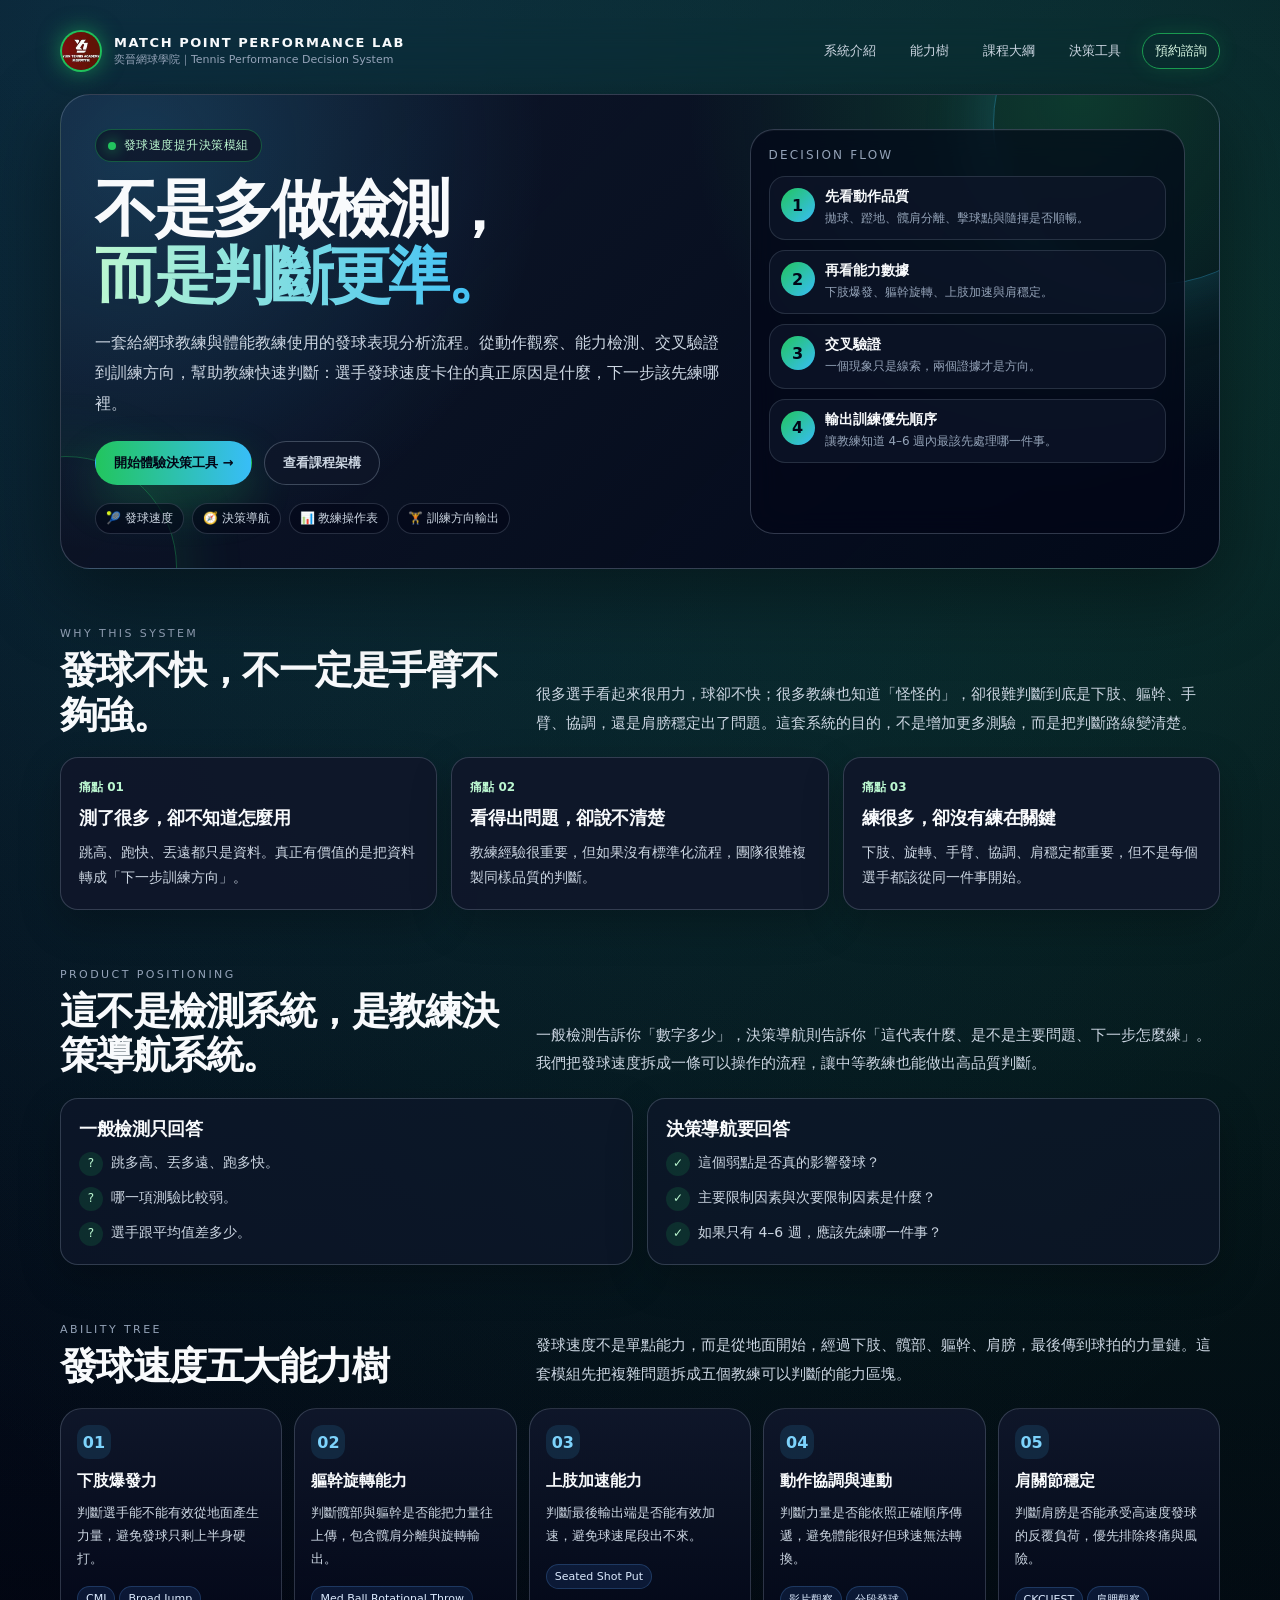
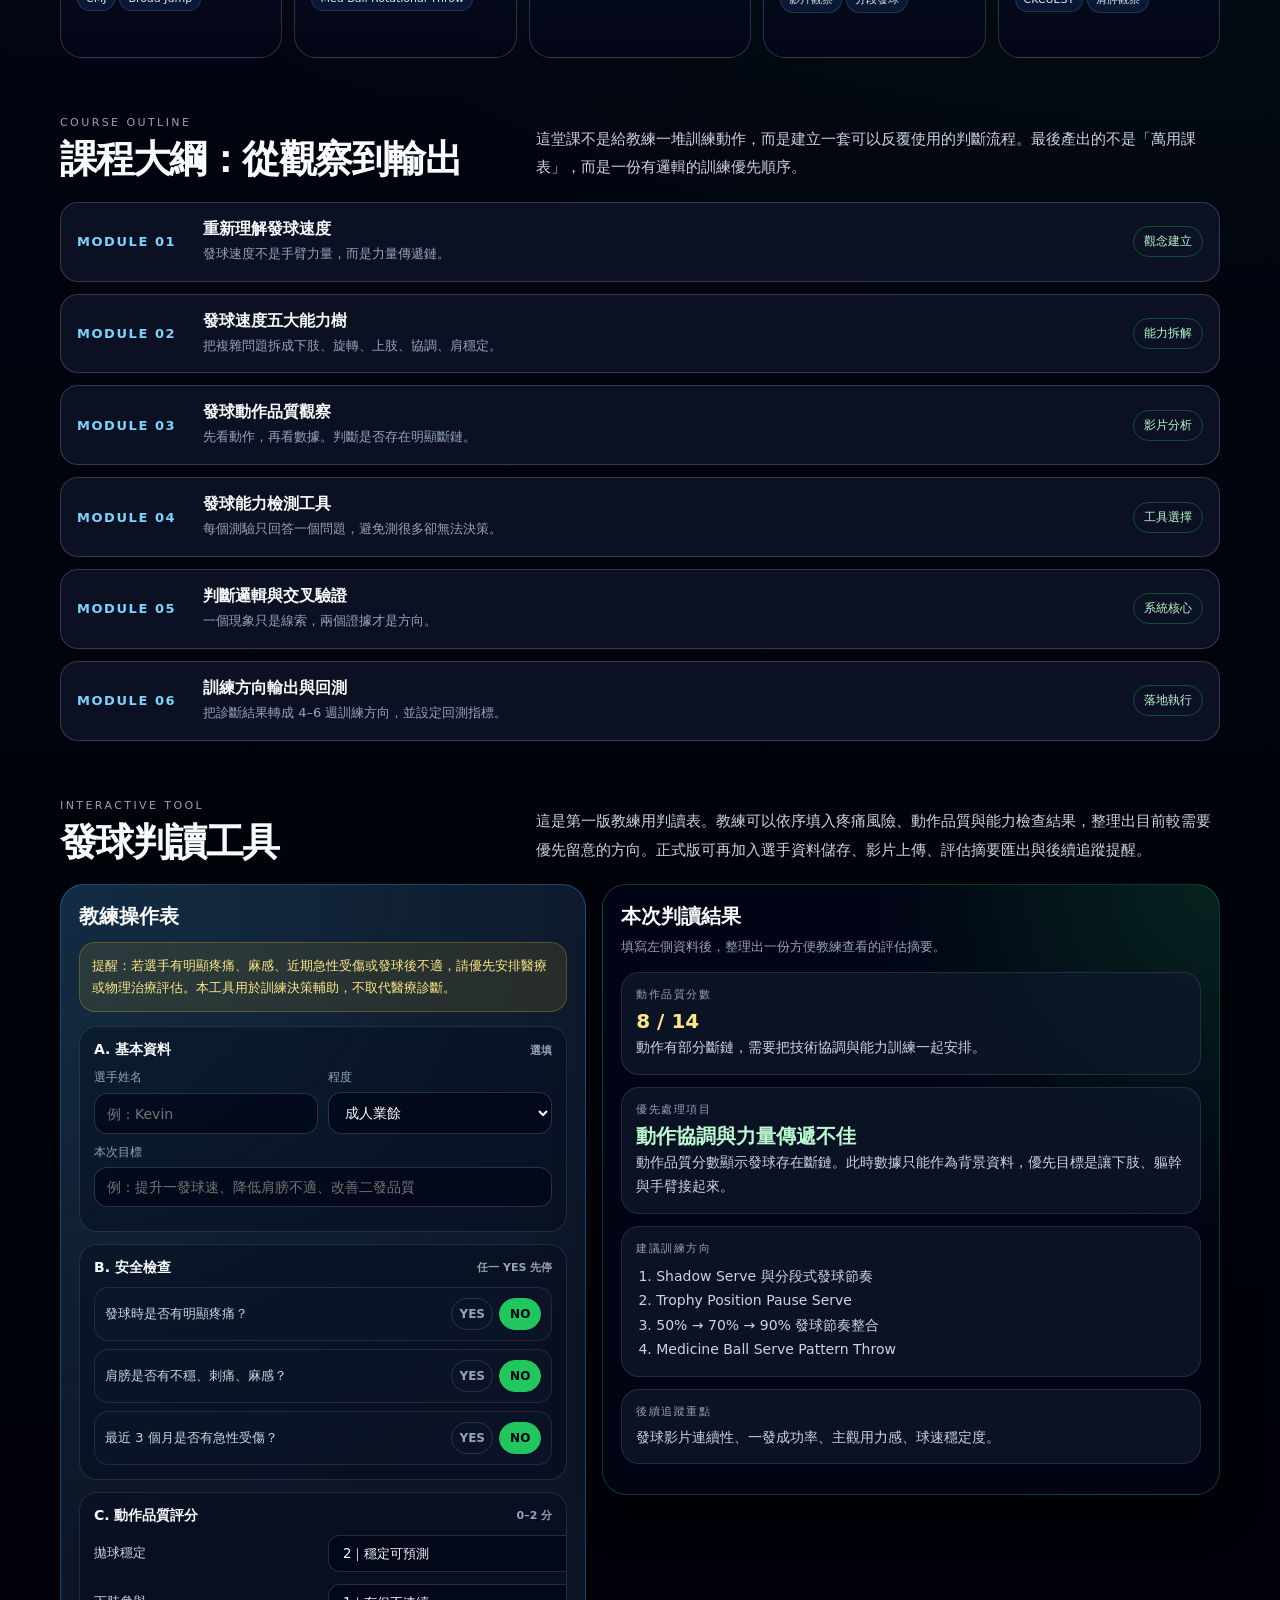
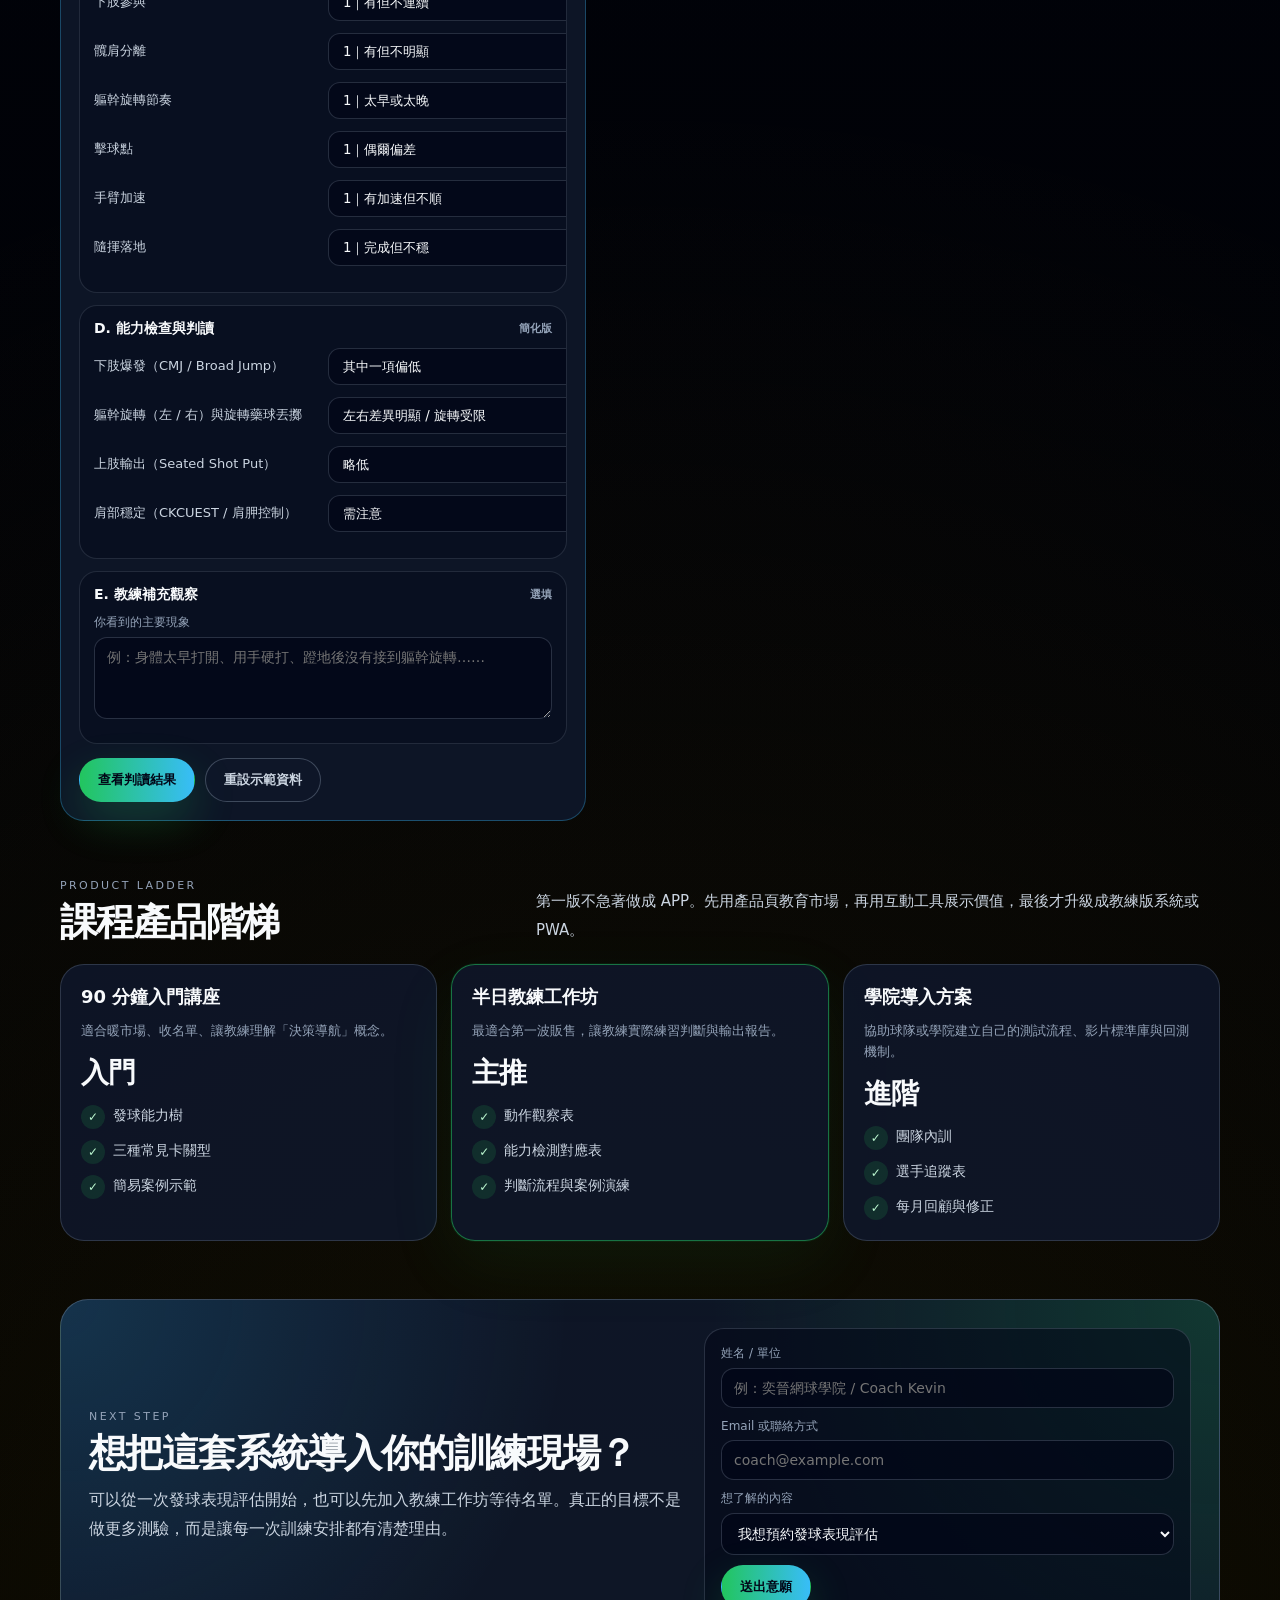
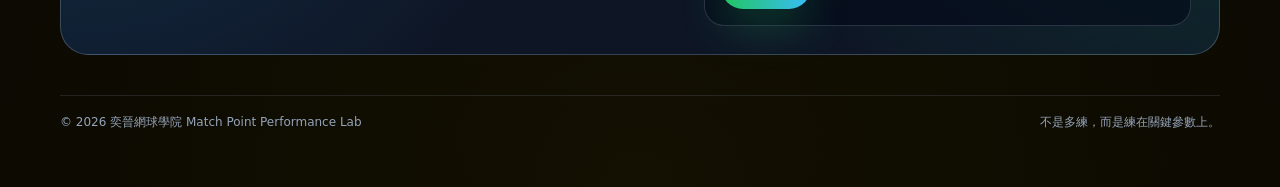
<file: serve-decision-system.html>
<!DOCTYPE html>
<html lang="zh-Hant">
<head>
  <meta charset="UTF-8" />
  <meta name="viewport" content="width=device-width, initial-scale=1.0" />
  <title>發球速度提升決策模組｜Match Point Performance Lab</title>
  <meta name="description" content="發球速度提升決策模組：從動作觀察、能力檢測到訓練方向，建立一套教練可複製的發球表現分析流程。" />
  <style>
    :root {
      --bg-page: #020617;
      --bg-deep: #00040f;
      --bg-card: rgba(15, 23, 42, 0.94);
      --bg-card-soft: rgba(15, 23, 42, 0.72);
      --accent: #22c55e;
      --accent-alt: #38bdf8;
      --accent-warm: #facc15;
      --accent-danger: #fb7185;
      --text-main: #f8fafc;
      --text-sub: #cbd5e1;
      --text-muted: #94a3b8;
      --border-subtle: rgba(148, 163, 184, 0.28);
      --border-strong: rgba(56, 189, 248, 0.56);
      --shadow-soft: 0 24px 80px rgba(0, 0, 0, 0.42);
      --radius-lg: 24px;
      --radius-md: 18px;
      --radius-sm: 14px;
    }

    * { box-sizing: border-box; }

    html { scroll-behavior: smooth; }

    body {
      margin: 0;
      min-height: 100vh;
      font-family: system-ui, -apple-system, BlinkMacSystemFont, "Segoe UI", "Helvetica Neue", Arial, sans-serif;
      background:
        radial-gradient(circle at 10% 0%, rgba(56, 189, 248, 0.16), transparent 34%),
        radial-gradient(circle at 92% 6%, rgba(34, 197, 94, 0.18), transparent 34%),
        radial-gradient(circle at 50% 100%, rgba(250, 204, 21, 0.08), transparent 34%),
        linear-gradient(180deg, #020617 0%, #000 100%);
      color: var(--text-main);
    }

    a { color: inherit; text-decoration: none; }

    button, input, textarea, select { font-family: inherit; }

    .page {
      width: min(1160px, calc(100% - 32px));
      margin: 0 auto;
      padding: 18px 0 56px;
    }

    .site-header {
      position: sticky;
      top: 0;
      z-index: 10;
      display: flex;
      align-items: center;
      justify-content: space-between;
      gap: 16px;
      padding: 12px 0;
      backdrop-filter: blur(18px);
    }

    .brand {
      display: flex;
      align-items: center;
      gap: 12px;
      min-width: 240px;
    }

    .brand-logo {
      width: 42px;
      height: 42px;
      border-radius: 50%;
      object-fit: cover;
      border: 2px solid rgba(34, 197, 94, 0.88);
      background: radial-gradient(circle at 30% 30%, #22c55e, #16a34a 52%, #064e3b 100%);
      box-shadow: 0 0 22px rgba(34, 197, 94, 0.54);
    }

    .brand-main {
      font-size: 13px;
      font-weight: 800;
      letter-spacing: 0.12em;
      text-transform: uppercase;
    }

    .brand-sub {
      margin-top: 2px;
      color: var(--text-muted);
      font-size: 11px;
    }

    .nav {
      display: flex;
      justify-content: flex-end;
      gap: 8px;
      flex-wrap: wrap;
      color: var(--text-sub);
      font-size: 13px;
    }

    .nav a {
      padding: 8px 12px;
      border-radius: 999px;
      border: 1px solid transparent;
      transition: 0.2s ease;
    }

    .nav a:hover {
      border-color: var(--border-subtle);
      background: rgba(15, 23, 42, 0.72);
      color: #fff;
    }

    .nav .nav-cta {
      border-color: rgba(34, 197, 94, 0.72);
      color: #dcfce7;
      box-shadow: 0 0 20px rgba(34, 197, 94, 0.16);
    }

    .hero {
      position: relative;
      overflow: hidden;
      margin-top: 10px;
      padding: 34px;
      border-radius: 30px;
      border: 1px solid rgba(148, 163, 184, 0.32);
      background:
        radial-gradient(circle at 7% 12%, rgba(56, 189, 248, 0.2), transparent 35%),
        radial-gradient(circle at 88% 0%, rgba(34, 197, 94, 0.24), transparent 35%),
        linear-gradient(135deg, rgba(15, 23, 42, 0.98), rgba(2, 6, 23, 0.92));
      box-shadow: var(--shadow-soft);
      display: grid;
      grid-template-columns: minmax(0, 1.18fr) minmax(320px, 0.82fr);
      gap: 28px;
    }

    .hero::before {
      content: "";
      position: absolute;
      width: 320px;
      height: 320px;
      border-radius: 50%;
      border: 1px solid rgba(56, 189, 248, 0.32);
      right: -96px;
      top: -132px;
      box-shadow: 0 0 72px rgba(56, 189, 248, 0.2);
    }

    .hero::after {
      content: "";
      position: absolute;
      width: 220px;
      height: 220px;
      border-radius: 50%;
      border: 1px solid rgba(34, 197, 94, 0.34);
      left: -106px;
      bottom: -110px;
      box-shadow: 0 0 72px rgba(34, 197, 94, 0.16);
    }

    .hero-main, .hero-panel { position: relative; z-index: 1; }

    .eyebrow {
      display: inline-flex;
      align-items: center;
      gap: 8px;
      padding: 7px 12px;
      border-radius: 999px;
      color: #bbf7d0;
      background: rgba(15, 23, 42, 0.82);
      border: 1px solid rgba(34, 197, 94, 0.36);
      font-size: 12px;
      letter-spacing: 0.04em;
      margin-bottom: 14px;
    }

    .pulse {
      width: 8px;
      height: 8px;
      border-radius: 50%;
      background: var(--accent);
      box-shadow: 0 0 14px var(--accent);
    }

    h1 {
      margin: 0;
      font-size: clamp(34px, 5vw, 62px);
      line-height: 1.08;
      letter-spacing: -0.055em;
    }

    .highlight {
      background: linear-gradient(90deg, #bbf7d0, #38bdf8);
      -webkit-background-clip: text;
      background-clip: text;
      color: transparent;
    }

    .hero-lead {
      max-width: 680px;
      margin: 18px 0 22px;
      color: var(--text-sub);
      font-size: 16px;
      line-height: 1.9;
    }

    .hero-actions {
      display: flex;
      flex-wrap: wrap;
      gap: 12px;
      margin-bottom: 18px;
    }

    .btn {
      display: inline-flex;
      align-items: center;
      justify-content: center;
      gap: 8px;
      min-height: 44px;
      padding: 11px 18px;
      border-radius: 999px;
      border: 1px solid transparent;
      cursor: pointer;
      transition: transform 0.18s ease, box-shadow 0.18s ease, border-color 0.18s ease;
      font-weight: 800;
      font-size: 13px;
    }

    .btn:hover { transform: translateY(-1px); }

    .btn-primary {
      color: #020617;
      background: linear-gradient(90deg, #22c55e, #38bdf8);
      box-shadow: 0 18px 44px rgba(34, 197, 94, 0.24);
    }

    .btn-ghost {
      color: var(--text-sub);
      background: rgba(15, 23, 42, 0.76);
      border-color: rgba(148, 163, 184, 0.36);
    }

    .hero-tags {
      display: flex;
      flex-wrap: wrap;
      gap: 8px;
    }

    .tag {
      display: inline-flex;
      align-items: center;
      gap: 6px;
      padding: 6px 10px;
      border-radius: 999px;
      color: var(--text-sub);
      font-size: 12px;
      background: rgba(2, 6, 23, 0.58);
      border: 1px solid rgba(148, 163, 184, 0.24);
    }

    .hero-panel {
      align-self: stretch;
      padding: 18px;
      border-radius: 24px;
      border: 1px solid rgba(148, 163, 184, 0.32);
      background: rgba(2, 6, 23, 0.64);
      backdrop-filter: blur(14px);
      box-shadow: inset 0 1px 0 rgba(255,255,255,0.04);
    }

    .panel-title {
      font-size: 12px;
      letter-spacing: 0.18em;
      text-transform: uppercase;
      color: var(--text-muted);
      margin-bottom: 14px;
    }

    .flow-card {
      display: grid;
      gap: 10px;
    }

    .flow-step {
      display: grid;
      grid-template-columns: 34px 1fr;
      gap: 10px;
      align-items: start;
      padding: 11px;
      border-radius: 16px;
      border: 1px solid rgba(148, 163, 184, 0.20);
      background: rgba(15, 23, 42, 0.7);
    }

    .step-num {
      width: 34px;
      height: 34px;
      display: grid;
      place-items: center;
      border-radius: 50%;
      color: #020617;
      background: linear-gradient(135deg, #22c55e, #38bdf8);
      font-weight: 900;
    }

    .step-name {
      font-weight: 800;
      font-size: 14px;
      margin-bottom: 3px;
    }

    .step-desc {
      color: var(--text-muted);
      font-size: 12px;
      line-height: 1.6;
    }

    section { margin-top: 58px; }

    .section-head {
      display: grid;
      grid-template-columns: minmax(0, 0.8fr) minmax(0, 1.2fr);
      gap: 20px;
      align-items: end;
      margin-bottom: 20px;
    }

    .section-label {
      color: var(--text-muted);
      font-size: 11px;
      letter-spacing: 0.22em;
      text-transform: uppercase;
      margin-bottom: 8px;
    }

    h2 {
      margin: 0;
      font-size: clamp(25px, 3vw, 40px);
      letter-spacing: -0.04em;
      line-height: 1.16;
    }

    .section-copy {
      margin: 0;
      color: var(--text-sub);
      line-height: 1.9;
      font-size: 15px;
    }

    .grid-3 {
      display: grid;
      grid-template-columns: repeat(3, minmax(0, 1fr));
      gap: 14px;
    }

    .grid-2 {
      display: grid;
      grid-template-columns: repeat(2, minmax(0, 1fr));
      gap: 14px;
    }

    .card {
      position: relative;
      overflow: hidden;
      padding: 18px;
      border-radius: var(--radius-md);
      border: 1px solid var(--border-subtle);
      background: var(--bg-card);
      box-shadow: 0 14px 42px rgba(0, 0, 0, 0.24);
    }

    .card.soft { background: var(--bg-card-soft); }

    .card h3 {
      margin: 0 0 10px;
      font-size: 18px;
      letter-spacing: -0.02em;
    }

    .card p {
      margin: 0;
      color: var(--text-sub);
      line-height: 1.8;
      font-size: 14px;
    }

    .mini-kicker {
      display: inline-flex;
      margin-bottom: 10px;
      color: #bbf7d0;
      font-size: 12px;
      font-weight: 800;
    }

    .pain-list, .check-list {
      display: grid;
      gap: 10px;
      margin: 0;
      padding: 0;
      list-style: none;
    }

    .pain-list li, .check-list li {
      display: grid;
      grid-template-columns: 24px 1fr;
      gap: 8px;
      color: var(--text-sub);
      line-height: 1.7;
      font-size: 14px;
    }

    .icon-dot {
      width: 24px;
      height: 24px;
      display: grid;
      place-items: center;
      border-radius: 50%;
      background: rgba(34, 197, 94, 0.14);
      color: #bbf7d0;
      font-size: 12px;
      margin-top: 1px;
    }

    .ability-grid {
      display: grid;
      grid-template-columns: repeat(5, minmax(0, 1fr));
      gap: 12px;
    }

    .ability-card {
      padding: 16px;
      min-height: 250px;
      border-radius: 22px;
      border: 1px solid rgba(148, 163, 184, 0.28);
      background:
        linear-gradient(180deg, rgba(15, 23, 42, 0.96), rgba(2, 6, 23, 0.86));
    }

    .ability-num {
      width: 34px;
      height: 34px;
      display: grid;
      place-items: center;
      border-radius: 12px;
      background: rgba(56, 189, 248, 0.12);
      color: #7dd3fc;
      font-weight: 900;
      margin-bottom: 12px;
    }

    .ability-card h3 {
      margin: 0 0 10px;
      font-size: 16px;
    }

    .ability-card p {
      margin: 0 0 12px;
      color: var(--text-sub);
      font-size: 13px;
      line-height: 1.75;
    }

    .test-chip {
      display: inline-flex;
      margin: 4px 4px 0 0;
      padding: 5px 8px;
      border-radius: 999px;
      font-size: 11px;
      color: #dbeafe;
      background: rgba(59, 130, 246, 0.12);
      border: 1px solid rgba(96, 165, 250, 0.22);
    }

    .curriculum {
      display: grid;
      gap: 12px;
    }

    .module {
      display: grid;
      grid-template-columns: 110px 1fr auto;
      gap: 16px;
      align-items: center;
      padding: 16px;
      border-radius: 18px;
      background: rgba(15, 23, 42, 0.78);
      border: 1px solid var(--border-subtle);
    }

    .module-code {
      color: #7dd3fc;
      font-weight: 900;
      font-size: 13px;
      letter-spacing: 0.12em;
    }

    .module-title {
      font-size: 16px;
      font-weight: 900;
      margin-bottom: 4px;
    }

    .module-desc {
      color: var(--text-muted);
      font-size: 13px;
      line-height: 1.6;
    }

    .module-badge {
      white-space: nowrap;
      color: #bbf7d0;
      font-size: 12px;
      border: 1px solid rgba(34, 197, 94, 0.32);
      padding: 6px 10px;
      border-radius: 999px;
    }

    .tool-shell {
      display: grid;
      grid-template-columns: minmax(0, 0.92fr) minmax(360px, 1.08fr);
      gap: 16px;
      align-items: start;
    }

    .tool-box {
      padding: 18px;
      border-radius: 24px;
      border: 1px solid rgba(56, 189, 248, 0.30);
      background:
        radial-gradient(circle at 0% 0%, rgba(56, 189, 248, 0.14), transparent 42%),
        rgba(15, 23, 42, 0.92);
    }

    .tool-box h3 {
      margin: 0 0 12px;
      font-size: 20px;
    }

    .notice {
      padding: 12px;
      border-radius: 16px;
      background: rgba(250, 204, 21, 0.10);
      border: 1px solid rgba(250, 204, 21, 0.24);
      color: #fde68a;
      line-height: 1.7;
      font-size: 13px;
      margin-bottom: 14px;
    }

    .form-section {
      padding: 14px;
      border-radius: 18px;
      background: rgba(2, 6, 23, 0.34);
      border: 1px solid rgba(148, 163, 184, 0.18);
      margin-bottom: 12px;
      overflow: hidden;
    }

    .form-title {
      display: flex;
      justify-content: space-between;
      align-items: center;
      gap: 12px;
      margin-bottom: 10px;
      font-weight: 900;
      font-size: 14px;
    }

    .form-title span {
      color: var(--text-muted);
      font-size: 11px;
      font-weight: 700;
    }

    .field-grid {
      display: grid;
      grid-template-columns: repeat(2, minmax(0, 1fr));
      gap: 10px;
    }

    .field {
      display: grid;
      gap: 6px;
      margin-bottom: 10px;
    }

    .field label {
      color: var(--text-muted);
      font-size: 12px;
      line-height: 1.4;
    }

    .field input, .field select, .field textarea {
      width: 100%;
      padding: 11px 12px;
      border-radius: 13px;
      border: 1px solid rgba(148, 163, 184, 0.26);
      background: rgba(2, 6, 23, 0.72);
      color: var(--text-main);
      outline: none;
      font-size: 14px;
    }

    .field textarea { resize: vertical; min-height: 82px; }

    .field input:focus, .field select:focus, .field textarea:focus {
      border-color: rgba(56, 189, 248, 0.7);
      box-shadow: 0 0 0 2px rgba(56, 189, 248, 0.12);
    }

    .yn-grid {
      display: grid;
      gap: 8px;
    }

    .yn-row {
      display: grid;
      grid-template-columns: 1fr auto;
      gap: 10px;
      align-items: center;
      padding: 10px;
      border-radius: 14px;
      border: 1px solid rgba(148, 163, 184, 0.16);
      background: rgba(15, 23, 42, 0.56);
    }

    .yn-row span {
      color: var(--text-sub);
      font-size: 13px;
      line-height: 1.5;
    }

    .switches {
      display: flex;
      gap: 6px;
    }

    .switches label {
      cursor: pointer;
    }

    .switches input {
      position: absolute;
      opacity: 0;
      pointer-events: none;
    }

    .switches b {
      display: inline-flex;
      align-items: center;
      justify-content: center;
      min-width: 42px;
      height: 32px;
      border-radius: 999px;
      border: 1px solid rgba(148, 163, 184, 0.22);
      color: var(--text-muted);
      font-size: 12px;
      transition: 0.15s ease;
    }

    .switches input:checked + b.yes {
      color: #020617;
      background: #facc15;
      border-color: #facc15;
    }

    .switches input:checked + b.no {
      color: #020617;
      background: #22c55e;
      border-color: #22c55e;
    }

    .score-row {
      display: grid;
      grid-template-columns: minmax(220px, 1.25fr) minmax(260px, 1fr);
      gap: 14px;
      align-items: center;
      margin-bottom: 12px;
    }

    .score-row label {
      color: var(--text-sub);
      font-size: 13px;
      line-height: 1.55;
      word-break: break-word;
    }

    .score-row select {
      padding: 9px 10px;
      border-radius: 12px;
      border: 1px solid rgba(148, 163, 184, 0.24);
      color: var(--text-main);
      background: rgba(2, 6, 23, 0.72);
    }

    .tool-actions {
      display: flex;
      flex-wrap: wrap;
      gap: 10px;
      margin-top: 14px;
    }

    .report {
      position: sticky;
      top: 82px;
      padding: 18px;
      border-radius: 24px;
      border: 1px solid rgba(34, 197, 94, 0.28);
      background:
        radial-gradient(circle at 100% 0%, rgba(34, 197, 94, 0.16), transparent 40%),
        rgba(2, 6, 23, 0.82);
      box-shadow: 0 18px 48px rgba(0,0,0,0.28);
    }

    .report h3 {
      margin: 0 0 6px;
      font-size: 20px;
    }

    .report-sub {
      color: var(--text-muted);
      font-size: 13px;
      line-height: 1.7;
      margin-bottom: 14px;
    }

    .result-card {
      padding: 14px;
      border-radius: 18px;
      background: rgba(15, 23, 42, 0.74);
      border: 1px solid rgba(148, 163, 184, 0.18);
      margin-bottom: 12px;
    }

    .result-label {
      color: var(--text-muted);
      font-size: 11px;
      letter-spacing: 0.14em;
      text-transform: uppercase;
      margin-bottom: 6px;
    }

    .result-main {
      font-weight: 900;
      font-size: 20px;
      line-height: 1.35;
    }

    .result-main.danger { color: #fecdd3; }
    .result-main.warn { color: #fde68a; }
    .result-main.good { color: #bbf7d0; }

    .result-text {
      color: var(--text-sub);
      line-height: 1.75;
      font-size: 14px;
      white-space: pre-line;
    }

    .report-list {
      margin: 8px 0 0;
      padding-left: 20px;
      color: var(--text-sub);
      line-height: 1.75;
      font-size: 14px;
    }

    .pricing-grid {
      display: grid;
      grid-template-columns: repeat(3, minmax(0, 1fr));
      gap: 14px;
    }

    .price-card {
      display: flex;
      flex-direction: column;
      gap: 12px;
      padding: 20px;
      border-radius: 24px;
      background: rgba(15, 23, 42, 0.90);
      border: 1px solid rgba(148, 163, 184, 0.24);
    }

    .price-card.featured {
      border-color: rgba(34, 197, 94, 0.54);
      box-shadow: 0 0 0 1px rgba(34,197,94,0.08), 0 24px 70px rgba(34,197,94,0.08);
    }

    .price-name { font-weight: 900; font-size: 18px; }
    .price-meta { color: var(--text-muted); font-size: 13px; line-height: 1.6; }
    .price-value { font-weight: 950; font-size: 28px; letter-spacing: -0.04em; }

    .cta-band {
      padding: 28px;
      border-radius: 28px;
      background:
        radial-gradient(circle at 0 0, rgba(56, 189, 248, 0.18), transparent 42%),
        radial-gradient(circle at 100% 0, rgba(34, 197, 94, 0.20), transparent 42%),
        rgba(15, 23, 42, 0.92);
      border: 1px solid rgba(148, 163, 184, 0.32);
      display: grid;
      grid-template-columns: 1.1fr 0.9fr;
      gap: 20px;
      align-items: center;
    }

    .cta-band h2 { margin-bottom: 10px; }
    .cta-band p { color: var(--text-sub); line-height: 1.8; margin: 0; }

    .contact-box {
      padding: 16px;
      border-radius: 20px;
      background: rgba(2, 6, 23, 0.54);
      border: 1px solid rgba(148, 163, 184, 0.24);
    }

    .footer {
      margin-top: 40px;
      padding-top: 18px;
      display: flex;
      justify-content: space-between;
      gap: 12px;
      flex-wrap: wrap;
      color: var(--text-muted);
      border-top: 1px solid rgba(148, 163, 184, 0.16);
      font-size: 12px;
    }

    @media (max-width: 980px) {
      .hero, .tool-shell, .cta-band, .section-head {
        grid-template-columns: 1fr;
      }
      .ability-grid {
        grid-template-columns: repeat(2, minmax(0, 1fr));
      }
      .grid-3, .pricing-grid { grid-template-columns: 1fr; }
      .report { position: relative; top: auto; }
    }

    @media (max-width: 720px) {
      .page { width: min(100% - 24px, 1160px); }
      .site-header { position: relative; align-items: flex-start; flex-direction: column; }
      .nav { justify-content: flex-start; }
      .hero { padding: 22px; grid-template-columns: 1fr; }
      .hero-panel { padding: 14px; }
      .ability-grid, .grid-2, .field-grid { grid-template-columns: 1fr; }
      .module { grid-template-columns: 1fr; }
      .module-badge { justify-self: start; }
      .yn-row { grid-template-columns: 1fr; }
      .score-row { grid-template-columns: 1fr; }
    }
  </style>
</head>
<body>
  <div class="page">
    <header class="site-header">
      <a href="#top" class="brand" aria-label="Match Point Performance Lab">
        <img src="https://yijintennis.github.io/logo.jpeg" alt="奕晉網球學院 Logo" class="brand-logo" />
        <div>
          <div class="brand-main">MATCH POINT PERFORMANCE LAB</div>
          <div class="brand-sub">奕晉網球學院｜Tennis Performance Decision System</div>
        </div>
      </a>
      <nav class="nav" aria-label="主選單">
        <a href="#system">系統介紹</a>
        <a href="#ability">能力樹</a>
        <a href="#course">課程大綱</a>
        <a href="#tool">決策工具</a>
        <a href="#contact" class="nav-cta">預約諮詢</a>
      </nav>
    </header>

    <main id="top">
      <section class="hero">
        <div class="hero-main">
          <div class="eyebrow"><span class="pulse"></span> 發球速度提升決策模組</div>
          <h1>不是多做檢測，<br><span class="highlight">而是判斷更準。</span></h1>
          <p class="hero-lead">
            一套給網球教練與體能教練使用的發球表現分析流程。從動作觀察、能力檢測、交叉驗證到訓練方向，幫助教練快速判斷：選手發球速度卡住的真正原因是什麼，下一步該先練哪裡。
          </p>
          <div class="hero-actions">
            <a class="btn btn-primary" href="#tool">開始體驗決策工具 →</a>
            <a class="btn btn-ghost" href="#course">查看課程架構</a>
          </div>
          <div class="hero-tags">
            <span class="tag">🎾 發球速度</span>
            <span class="tag">🧭 決策導航</span>
            <span class="tag">📊 教練操作表</span>
            <span class="tag">🏋️ 訓練方向輸出</span>
          </div>
        </div>

        <aside class="hero-panel" aria-label="決策流程摘要">
          <div class="panel-title">DECISION FLOW</div>
          <div class="flow-card">
            <div class="flow-step"><div class="step-num">1</div><div><div class="step-name">先看動作品質</div><div class="step-desc">拋球、蹬地、髖肩分離、擊球點與隨揮是否順暢。</div></div></div>
            <div class="flow-step"><div class="step-num">2</div><div><div class="step-name">再看能力數據</div><div class="step-desc">下肢爆發、軀幹旋轉、上肢加速與肩穩定。</div></div></div>
            <div class="flow-step"><div class="step-num">3</div><div><div class="step-name">交叉驗證</div><div class="step-desc">一個現象只是線索，兩個證據才是方向。</div></div></div>
            <div class="flow-step"><div class="step-num">4</div><div><div class="step-name">輸出訓練優先順序</div><div class="step-desc">讓教練知道 4–6 週內最該先處理哪一件事。</div></div></div>
          </div>
        </aside>
      </section>

      <section id="system">
        <div class="section-head">
          <div>
            <div class="section-label">WHY THIS SYSTEM</div>
            <h2>發球不快，不一定是手臂不夠強。</h2>
          </div>
          <p class="section-copy">
            很多選手看起來很用力，球卻不快；很多教練也知道「怪怪的」，卻很難判斷到底是下肢、軀幹、手臂、協調，還是肩膀穩定出了問題。這套系統的目的，不是增加更多測驗，而是把判斷路線變清楚。
          </p>
        </div>
        <div class="grid-3">
          <div class="card">
            <span class="mini-kicker">痛點 01</span>
            <h3>測了很多，卻不知道怎麼用</h3>
            <p>跳高、跑快、丟遠都只是資料。真正有價值的是把資料轉成「下一步訓練方向」。</p>
          </div>
          <div class="card">
            <span class="mini-kicker">痛點 02</span>
            <h3>看得出問題，卻說不清楚</h3>
            <p>教練經驗很重要，但如果沒有標準化流程，團隊很難複製同樣品質的判斷。</p>
          </div>
          <div class="card">
            <span class="mini-kicker">痛點 03</span>
            <h3>練很多，卻沒有練在關鍵</h3>
            <p>下肢、旋轉、手臂、協調、肩穩定都重要，但不是每個選手都該從同一件事開始。</p>
          </div>
        </div>
      </section>

      <section>
        <div class="section-head">
          <div>
            <div class="section-label">PRODUCT POSITIONING</div>
            <h2>這不是檢測系統，是教練決策導航系統。</h2>
          </div>
          <p class="section-copy">
            一般檢測告訴你「數字多少」，決策導航則告訴你「這代表什麼、是不是主要問題、下一步怎麼練」。我們把發球速度拆成一條可以操作的流程，讓中等教練也能做出高品質判斷。
          </p>
        </div>
        <div class="grid-2">
          <div class="card soft">
            <h3>一般檢測只回答</h3>
            <ul class="pain-list">
              <li><span class="icon-dot">?</span><span>跳多高、丟多遠、跑多快。</span></li>
              <li><span class="icon-dot">?</span><span>哪一項測驗比較弱。</span></li>
              <li><span class="icon-dot">?</span><span>選手跟平均值差多少。</span></li>
            </ul>
          </div>
          <div class="card soft">
            <h3>決策導航要回答</h3>
            <ul class="check-list">
              <li><span class="icon-dot">✓</span><span>這個弱點是否真的影響發球？</span></li>
              <li><span class="icon-dot">✓</span><span>主要限制因素與次要限制因素是什麼？</span></li>
              <li><span class="icon-dot">✓</span><span>如果只有 4–6 週，應該先練哪一件事？</span></li>
            </ul>
          </div>
        </div>
      </section>

      <section id="ability">
        <div class="section-head">
          <div>
            <div class="section-label">ABILITY TREE</div>
            <h2>發球速度五大能力樹</h2>
          </div>
          <p class="section-copy">
            發球速度不是單點能力，而是從地面開始，經過下肢、髖部、軀幹、肩膀，最後傳到球拍的力量鏈。這套模組先把複雜問題拆成五個教練可以判斷的能力區塊。
          </p>
        </div>
        <div class="ability-grid">
          <div class="ability-card">
            <div class="ability-num">01</div>
            <h3>下肢爆發力</h3>
            <p>判斷選手能不能有效從地面產生力量，避免發球只剩上半身硬打。</p>
            <span class="test-chip">CMJ</span><span class="test-chip">Broad Jump</span>
          </div>
          <div class="ability-card">
            <div class="ability-num">02</div>
            <h3>軀幹旋轉能力</h3>
            <p>判斷髖部與軀幹是否能把力量往上傳，包含髖肩分離與旋轉輸出。</p>
            <span class="test-chip">Med Ball Rotational Throw</span>
          </div>
          <div class="ability-card">
            <div class="ability-num">03</div>
            <h3>上肢加速能力</h3>
            <p>判斷最後輸出端是否能有效加速，避免球速尾段出不來。</p>
            <span class="test-chip">Seated Shot Put</span>
          </div>
          <div class="ability-card">
            <div class="ability-num">04</div>
            <h3>動作協調與連動</h3>
            <p>判斷力量是否能依照正確順序傳遞，避免體能很好但球速無法轉換。</p>
            <span class="test-chip">影片觀察</span><span class="test-chip">分段發球</span>
          </div>
          <div class="ability-card">
            <div class="ability-num">05</div>
            <h3>肩關節穩定</h3>
            <p>判斷肩膀是否能承受高速度發球的反覆負荷，優先排除疼痛與風險。</p>
            <span class="test-chip">CKCUEST</span><span class="test-chip">肩胛觀察</span>
          </div>
        </div>
      </section>

      <section id="course">
        <div class="section-head">
          <div>
            <div class="section-label">COURSE OUTLINE</div>
            <h2>課程大綱：從觀察到輸出</h2>
          </div>
          <p class="section-copy">
            這堂課不是給教練一堆訓練動作，而是建立一套可以反覆使用的判斷流程。最後產出的不是「萬用課表」，而是一份有邏輯的訓練優先順序。
          </p>
        </div>
        <div class="curriculum">
          <div class="module"><div class="module-code">MODULE 01</div><div><div class="module-title">重新理解發球速度</div><div class="module-desc">發球速度不是手臂力量，而是力量傳遞鏈。</div></div><div class="module-badge">觀念建立</div></div>
          <div class="module"><div class="module-code">MODULE 02</div><div><div class="module-title">發球速度五大能力樹</div><div class="module-desc">把複雜問題拆成下肢、旋轉、上肢、協調、肩穩定。</div></div><div class="module-badge">能力拆解</div></div>
          <div class="module"><div class="module-code">MODULE 03</div><div><div class="module-title">發球動作品質觀察</div><div class="module-desc">先看動作，再看數據。判斷是否存在明顯斷鏈。</div></div><div class="module-badge">影片分析</div></div>
          <div class="module"><div class="module-code">MODULE 04</div><div><div class="module-title">發球能力檢測工具</div><div class="module-desc">每個測驗只回答一個問題，避免測很多卻無法決策。</div></div><div class="module-badge">工具選擇</div></div>
          <div class="module"><div class="module-code">MODULE 05</div><div><div class="module-title">判斷邏輯與交叉驗證</div><div class="module-desc">一個現象只是線索，兩個證據才是方向。</div></div><div class="module-badge">系統核心</div></div>
          <div class="module"><div class="module-code">MODULE 06</div><div><div class="module-title">訓練方向輸出與回測</div><div class="module-desc">把診斷結果轉成 4–6 週訓練方向，並設定回測指標。</div></div><div class="module-badge">落地執行</div></div>
        </div>
      </section>

      <section id="tool">
        <div class="section-head">
          <div>
            <div class="section-label">INTERACTIVE TOOL</div>
            <h2>發球判讀工具</h2>
          </div>
          <p class="section-copy">
            這是第一版教練用判讀表。教練可以依序填入疼痛風險、動作品質與能力檢查結果，整理出目前較需要優先留意的方向。正式版可再加入選手資料儲存、影片上傳、評估摘要匯出與後續追蹤提醒。
          </p>
        </div>

        <div class="tool-shell">
          <div class="tool-box">
            <h3>教練操作表</h3>
            <div class="notice">提醒：若選手有明顯疼痛、麻感、近期急性受傷或發球後不適，請優先安排醫療或物理治療評估。本工具用於訓練決策輔助，不取代醫療診斷。</div>

            <div class="form-section">
              <div class="form-title">A. 基本資料 <span>選填</span></div>
              <div class="field-grid">
                <div class="field"><label for="athleteName">選手姓名</label><input id="athleteName" placeholder="例：Kevin" /></div>
                <div class="field"><label for="athleteLevel">程度</label><select id="athleteLevel"><option>成人業餘</option><option>青少年選手</option><option>校隊</option><option>競賽選手</option><option>職業培訓</option></select></div>
              </div>
              <div class="field"><label for="mainGoal">本次目標</label><input id="mainGoal" placeholder="例：提升一發球速、降低肩膀不適、改善二發品質" /></div>
            </div>

            <div class="form-section">
              <div class="form-title">B. 安全檢查 <span>任一 YES 先停</span></div>
              <div class="yn-grid">
                <div class="yn-row"><span>發球時是否有明顯疼痛？</span><div class="switches"><label><input type="radio" name="pain" value="yes"><b class="yes">YES</b></label><label><input type="radio" name="pain" value="no" checked><b class="no">NO</b></label></div></div>
                <div class="yn-row"><span>肩膀是否有不穩、刺痛、麻感？</span><div class="switches"><label><input type="radio" name="nerve" value="yes"><b class="yes">YES</b></label><label><input type="radio" name="nerve" value="no" checked><b class="no">NO</b></label></div></div>
                <div class="yn-row"><span>最近 3 個月是否有急性受傷？</span><div class="switches"><label><input type="radio" name="injury" value="yes"><b class="yes">YES</b></label><label><input type="radio" name="injury" value="no" checked><b class="no">NO</b></label></div></div>
              </div>
            </div>

            <div class="form-section">
              <div class="form-title">C. 動作品質評分 <span>0–2 分</span></div>
              <div class="score-row"><label>拋球穩定</label><select class="motion-score"><option value="0">0｜明顯不穩</option><option value="1">1｜偶爾偏移</option><option value="2" selected>2｜穩定可預測</option></select></div>
              <div class="score-row"><label>下肢參與</label><select class="motion-score"><option value="0">0｜幾乎沒有蹬地</option><option value="1" selected>1｜有但不連續</option><option value="2">2｜明確且能銜接</option></select></div>
              <div class="score-row"><label>髖肩分離</label><select class="motion-score"><option value="0">0｜幾乎沒有</option><option value="1" selected>1｜有但不明顯</option><option value="2">2｜明顯且自然</option></select></div>
              <div class="score-row"><label>軀幹旋轉節奏</label><select class="motion-score"><option value="0">0｜幾乎不轉</option><option value="1" selected>1｜太早或太晚</option><option value="2">2｜節奏順暢</option></select></div>
              <div class="score-row"><label>擊球點</label><select class="motion-score"><option value="0">0｜太低或太後</option><option value="1" selected>1｜偶爾偏差</option><option value="2">2｜穩定合理</option></select></div>
              <div class="score-row"><label>手臂加速</label><select class="motion-score"><option value="0">0｜用推的</option><option value="1" selected>1｜有加速但不順</option><option value="2">2｜自然且完整</option></select></div>
              <div class="score-row"><label>隨揮落地</label><select class="motion-score"><option value="0">0｜卡住或不完整</option><option value="1" selected>1｜完成但不穩</option><option value="2">2｜順暢且平衡</option></select></div>
            </div>

            <div class="form-section">
              <div class="form-title">D. 能力檢查與判讀 <span>簡化版</span></div>
              <div class="score-row"><label>下肢爆發（CMJ / Broad Jump）</label><select id="lower"><option value="low">兩項都偏低</option><option value="mixed" selected>其中一項偏低</option><option value="ok">表現可接受</option></select></div>
              <div class="score-row"><label>軀幹旋轉（左 / 右）與旋轉藥球丟擲</label><select id="rotation"><option value="low" selected>左右差異明顯 / 旋轉受限</option><option value="mixed">略有差異</option><option value="ok">左右表現接近</option></select></div>
              <div class="score-row"><label>上肢輸出（Seated Shot Put）</label><select id="upper"><option value="low">明顯偏低</option><option value="mixed" selected>略低</option><option value="ok">表現可接受</option></select></div>
              <div class="score-row"><label>肩部穩定（CKCUEST / 肩胛控制）</label><select id="shoulder"><option value="risk">偏低或發球後不適</option><option value="mixed" selected>需注意</option><option value="ok">表現可接受</option></select></div>
            </div>

            <div class="form-section">
              <div class="form-title">E. 教練補充觀察 <span>選填</span></div>
              <div class="field"><label for="coachNote">你看到的主要現象</label><textarea id="coachNote" placeholder="例：身體太早打開、用手硬打、蹬地後沒有接到軀幹旋轉……"></textarea></div>
            </div>

            <div class="tool-actions">
              <button class="btn btn-primary" type="button" id="generateBtn">查看判讀結果</button>
              <button class="btn btn-ghost" type="button" id="resetBtn">重設示範資料</button>
            </div>
          </div>

          <aside class="report" aria-live="polite">
            <h3>本次判讀結果</h3>
            <div class="report-sub">填寫左側資料後，整理出一份方便教練查看的評估摘要。</div>

            <div class="result-card">
              <div class="result-label">動作品質分數</div>
              <div class="result-main" id="motionScore">—</div>
              <div class="result-text" id="motionText">尚未產生結果。</div>
            </div>

            <div class="result-card">
              <div class="result-label">優先處理項目</div>
              <div class="result-main" id="mainLimit">—</div>
              <div class="result-text" id="mainReason">請先按下「查看判讀結果」。</div>
            </div>

            <div class="result-card">
              <div class="result-label">建議訓練方向</div>
              <ol class="report-list" id="trainingList">
                <li>等待輸出</li>
              </ol>
            </div>

            <div class="result-card">
              <div class="result-label">後續追蹤重點</div>
              <div class="result-text" id="retestText">等待輸出</div>
            </div>
          </aside>
        </div>
      </section>

      <section>
        <div class="section-head">
          <div>
            <div class="section-label">PRODUCT LADDER</div>
            <h2>課程產品階梯</h2>
          </div>
          <p class="section-copy">
            第一版不急著做成 APP。先用產品頁教育市場，再用互動工具展示價值，最後才升級成教練版系統或 PWA。
          </p>
        </div>
        <div class="pricing-grid">
          <div class="price-card">
            <div class="price-name">90 分鐘入門講座</div>
            <div class="price-meta">適合暖市場、收名單、讓教練理解「決策導航」概念。</div>
            <div class="price-value">入門</div>
            <ul class="check-list"><li><span class="icon-dot">✓</span><span>發球能力樹</span></li><li><span class="icon-dot">✓</span><span>三種常見卡關型</span></li><li><span class="icon-dot">✓</span><span>簡易案例示範</span></li></ul>
          </div>
          <div class="price-card featured">
            <div class="price-name">半日教練工作坊</div>
            <div class="price-meta">最適合第一波販售，讓教練實際練習判斷與輸出報告。</div>
            <div class="price-value">主推</div>
            <ul class="check-list"><li><span class="icon-dot">✓</span><span>動作觀察表</span></li><li><span class="icon-dot">✓</span><span>能力檢測對應表</span></li><li><span class="icon-dot">✓</span><span>判斷流程與案例演練</span></li></ul>
          </div>
          <div class="price-card">
            <div class="price-name">學院導入方案</div>
            <div class="price-meta">協助球隊或學院建立自己的測試流程、影片標準庫與回測機制。</div>
            <div class="price-value">進階</div>
            <ul class="check-list"><li><span class="icon-dot">✓</span><span>團隊內訓</span></li><li><span class="icon-dot">✓</span><span>選手追蹤表</span></li><li><span class="icon-dot">✓</span><span>每月回顧與修正</span></li></ul>
          </div>
        </div>
      </section>

      <section id="contact">
        <div class="cta-band">
          <div>
            <div class="section-label">NEXT STEP</div>
            <h2>想把這套系統導入你的訓練現場？</h2>
            <p>可以從一次發球表現評估開始，也可以先加入教練工作坊等待名單。真正的目標不是做更多測驗，而是讓每一次訓練安排都有清楚理由。</p>
          </div>
          <div class="contact-box">
            <div class="field"><label for="contactName">姓名 / 單位</label><input id="contactName" placeholder="例：奕晉網球學院 / Coach Kevin" /></div>
            <div class="field"><label for="contactEmail">Email 或聯絡方式</label><input id="contactEmail" placeholder="coach@example.com" /></div>
            <div class="field"><label for="contactNeed">想了解的內容</label><select id="contactNeed"><option>我想預約發球表現評估</option><option>我想加入教練工作坊等待名單</option><option>我想了解學院導入方案</option></select></div>
            <button class="btn btn-primary" type="button" onclick="alert('這是示意表單：正式上線時可串接 Google 表單、Email 或後台系統。')">送出意願</button>
          </div>
        </div>
      </section>
    </main>

    <footer class="footer">
      <div>© <span id="year"></span> 奕晉網球學院 Match Point Performance Lab</div>
      <div>不是多練，而是練在關鍵參數上。</div>
    </footer>
  </div>

  <script>
    const $ = (selector) => document.querySelector(selector);
    const $$ = (selector) => Array.from(document.querySelectorAll(selector));

    function checkedValue(name) {
      const checked = document.querySelector(`input[name="${name}"]:checked`);
      return checked ? checked.value : "no";
    }

    function getTrainingPlan(type) {
      const plans = {
        safety: {
          list: ["暫停高強度發球與最大球速測試", "先處理疼痛、肩穩定與負荷管理", "必要時轉介醫療或物理治療評估"],
          retest: "疼痛狀況、肩胛控制、CKCUEST、低強度發球反應。"
        },
        coordination: {
          list: ["Shadow Serve 與分段式發球節奏", "Trophy Position Pause Serve", "50% → 70% → 90% 發球節奏整合", "Medicine Ball Serve Pattern Throw"],
          retest: "發球影片連續性、一發成功率、主觀用力感、球速穩定度。"
        },
        lower: {
          list: ["Countermovement Jump 與 Broad Jump 進階", "Split Squat Jump / Box Jump", "蹬地後發球影子動作", "發球時下肢與軀幹銜接練習"],
          retest: "CMJ、Broad Jump、發球蹬地畫面、發球球速。"
        },
        rotation: {
          list: ["Medicine Ball Rotational Throw", "Step-behind Rotational Throw", "Pallof Press / Cable Lift & Chop", "髖肩分離與分段式發球整合"],
          retest: "軀幹左、右旋轉角度、旋轉藥球距離、髖肩分離畫面、發球球速。"
        },
        upper: {
          list: ["Seated Shot Put", "Half-kneeling Med Ball Throw", "Overhead Med Ball Slam", "肩肘腕加速節奏練習"],
          retest: "Seated Shot Put、發球擊球瞬間加速感、球速尾段表現。"
        },
        shoulder: {
          list: ["Scap Push-up / Wall Slide", "External Rotation", "Bottom-up Carry", "CKCUEST Progression", "降低高強度發球量"],
          retest: "CKCUEST、肩胛控制、發球後不適、隔日恢復狀況。"
        }
      };
      return plans[type];
    }

    function generateReport() {
      const hasRisk = ["pain", "nerve", "injury"].some(name => checkedValue(name) === "yes");
      const scores = $$(".motion-score").map(select => Number(select.value));
      const motionTotal = scores.reduce((sum, value) => sum + value, 0);
      const lower = $("#lower").value;
      const rotation = $("#rotation").value;
      const upper = $("#upper").value;
      const shoulder = $("#shoulder").value;
      const note = $("#coachNote").value.trim();

      let motionClass = "good";
      let motionText = "動作品質基本可接受，可以進入能力檢測與限制因素判斷。";
      if (motionTotal <= 6) {
        motionClass = "danger";
        motionText = "動作品質明顯不佳。建議優先處理發球節奏、拋球、蹬地與力量傳遞，不要急著做高強度球速訓練。";
      } else if (motionTotal <= 10) {
        motionClass = "warn";
        motionText = "動作有部分斷鏈，需要把技術協調與能力訓練一起安排。";
      }

      $("#motionScore").textContent = `${motionTotal} / 14`;
      $("#motionScore").className = `result-main ${motionClass}`;
      $("#motionText").textContent = motionText;

      let type = "rotation";
      let mainLimit = "軀幹旋轉能力不足";
      let reason = "軀幹左、右旋轉表現有明顯差異，或旋轉藥球丟擲結果偏低。建議先確認左右旋轉角度、髖肩分離，以及旋轉力量是否能接到發球節奏。";

      if (hasRisk) {
        type = "safety";
        mainLimit = "疼痛 / 受傷風險優先";
        reason = "安全檢查出現 YES。現階段不建議進入高強度球速提升流程，應先處理疼痛、穩定性與負荷管理。";
      } else if (shoulder === "risk") {
        type = "shoulder";
        mainLimit = "肩關節穩定與負荷管理";
        reason = "肩穩定檢測偏低或發球後不適。球速提升前應先確認肩膀能承受高速度發球的反覆負荷。";
      } else if (motionTotal <= 10) {
        type = "coordination";
        mainLimit = "動作協調與力量傳遞不佳";
        reason = "動作品質分數顯示發球存在斷鏈。此時數據只能作為背景資料，優先目標是讓下肢、軀幹與手臂接起來。";
      } else {
        const priority = [];
        if (lower === "low") priority.push(["lower", 3]);
        if (lower === "mixed") priority.push(["lower", 1]);
        if (rotation === "low") priority.push(["rotation", 3]);
        if (rotation === "mixed") priority.push(["rotation", 1]);
        if (upper === "low") priority.push(["upper", 2]);
        if (upper === "mixed") priority.push(["upper", 1]);
        if (shoulder === "mixed") priority.push(["shoulder", 1]);
        priority.sort((a, b) => b[1] - a[1]);
        type = priority.length ? priority[0][0] : "coordination";

        const map = {
          lower: ["下肢爆發力不足", "CMJ / Broad Jump 顯示下肢爆發或水平推進能力不足。若發球影片也出現蹬地不明顯，這會成為主要限制因素。"],
          rotation: ["軀幹旋轉能力不足", "軀幹左、右旋轉角度差異明顯，或旋轉藥球丟擲偏低。若搭配髖肩分離不足或身體太早打開，旋轉能力會是優先處理方向。"],
          upper: ["上肢加速能力不足", "Seated Shot Put 表現偏低，可能代表最後輸出端不足。需要確認這不是由前段力量傳遞斷鏈造成。"],
          shoulder: ["肩關節穩定需加強", "肩穩定略需注意。雖不一定要停止球速訓練，但應把肩胛控制與負荷管理放進課表。"],
          coordination: ["動作協調與力量傳遞不佳", "能力檢測沒有明顯單一弱點時，應回到發球動作影片，確認力量是否能順利轉換到場上。"]
        };
        mainLimit = map[type][0];
        reason = map[type][1];
      }

      if (note) {
        reason += `\n\n教練補充觀察：${note}`;
      }

      const plan = getTrainingPlan(type);
      $("#mainLimit").textContent = mainLimit;
      $("#mainLimit").className = `result-main ${hasRisk || type === "shoulder" ? "warn" : "good"}`;
      $("#mainReason").textContent = reason;
      $("#trainingList").innerHTML = plan.list.map(item => `<li>${item}</li>`).join("");
      $("#retestText").textContent = plan.retest;
    }

    function resetDemo() {
      $("#athleteName").value = "";
      $("#mainGoal").value = "";
      $("#coachNote").value = "";
      document.querySelector('input[name="pain"][value="no"]').checked = true;
      document.querySelector('input[name="nerve"][value="no"]').checked = true;
      document.querySelector('input[name="injury"][value="no"]').checked = true;
      const defaults = [2, 1, 1, 1, 1, 1, 1];
      $$(".motion-score").forEach((select, index) => select.value = defaults[index]);
      $("#lower").value = "mixed";
      $("#rotation").value = "low";
      $("#upper").value = "mixed";
      $("#shoulder").value = "mixed";
      generateReport();
    }

    $("#generateBtn").addEventListener("click", generateReport);
    $("#resetBtn").addEventListener("click", resetDemo);
    document.getElementById("year").textContent = new Date().getFullYear();
    resetDemo();
  </script>
</body>
</html>
</file>
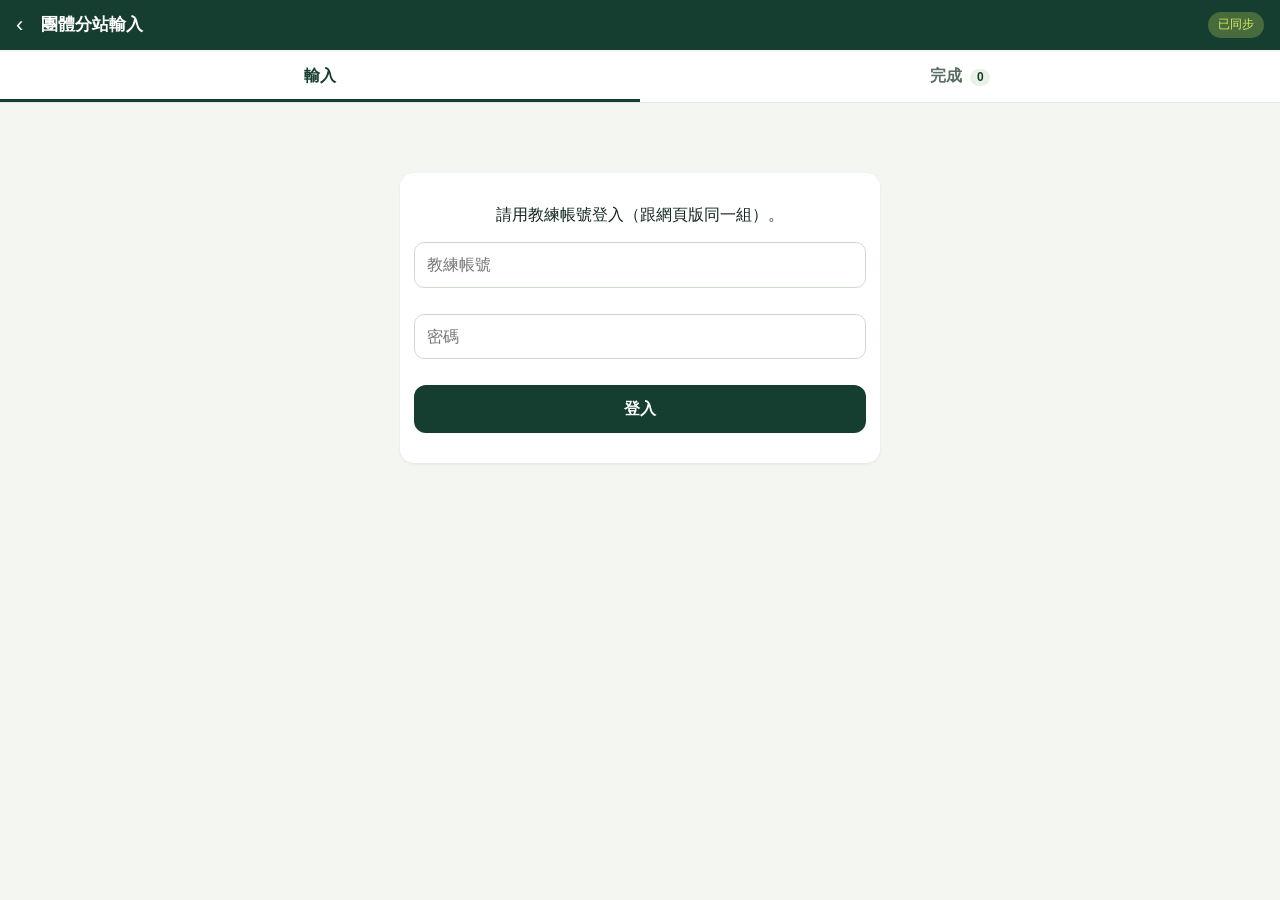
<file: station.html>
<!doctype html>
<html lang="zh-Hant">
<head>
<meta charset="utf-8">
<meta name="viewport" content="width=device-width,initial-scale=1,viewport-fit=cover">
<meta name="robots" content="noindex,nofollow">
<meta name="theme-color" content="#163E30">
<title>團體分站輸入｜奕晉體能檢測</title>
<!--
  團體分站輸入（v2，2026-11-22）
  一站一項（最多 3 項），名單一人一列往下填；每格自動存到「現場暫存」，斷網先存在手機。
  全部測完到「完成」分頁，把每個人當天的成績合成一筆正式紀錄（後台 StationAPI.gs）。
  憑證：網頁端沿用 localStorage yj_token；App 開啟時用 #tk=… 帶入。
-->
<style>
:root{--g:#163E30;--g2:#1f5a3f;--lime:#D8EF5F;--bg:#F3F6F1;--card:#fff;--ink:#13261e;--mut:#5b6e64;--line:#e2e9e2;--warn:#b45309;--bad:#c62828;--ok:#188052}
*{box-sizing:border-box}
html,body{margin:0;background:var(--bg);color:var(--ink);font:16px/1.45 -apple-system,BlinkMacSystemFont,"PingFang TC","Noto Sans TC",sans-serif;-webkit-text-size-adjust:100%}
button,input,select{font:inherit}
.top{position:sticky;top:0;z-index:20;background:var(--g);color:#fff;padding:10px 16px calc(10px);padding-top:max(10px,env(safe-area-inset-top));display:flex;align-items:center;gap:10px}
.top a{color:#fff;text-decoration:none;font-size:22px;line-height:1;padding:4px 8px 4px 0}
.top h1{font-size:17px;margin:0;flex:1;font-weight:700}
.sync{font-size:12px;border-radius:999px;padding:4px 10px;background:rgba(255,255,255,.15);white-space:nowrap}
.sync.ok{background:rgba(216,239,95,.25);color:var(--lime)}.sync.busy{background:rgba(255,255,255,.2)}.sync.off{background:#f4a67a;color:#4a1a00}
.tabs{position:sticky;top:52px;z-index:19;display:flex;background:#fff;border-bottom:1px solid var(--line)}
.tabs button{flex:1;border:0;background:none;padding:12px 8px;font-weight:700;color:var(--mut);border-bottom:3px solid transparent}
.tabs button[aria-selected=true]{color:var(--g);border-bottom-color:var(--g)}
.tabs .cnt{display:inline-block;min-width:20px;padding:0 6px;border-radius:999px;background:#e9f2e7;color:var(--g);font-size:12px;margin-left:4px}
main{max-width:860px;margin:0 auto;padding:12px 16px 120px}
.card{background:var(--card);border-radius:14px;padding:14px;box-shadow:0 1px 3px rgba(22,62,48,.08);margin-bottom:12px}
.lbl{font-size:13px;font-weight:700;color:var(--mut);margin:0 0 6px}
.row{display:flex;gap:10px;flex-wrap:wrap;align-items:center}
input[type=date],select{border:1px solid #cfdacf;border-radius:10px;padding:9px 10px;background:#fff;min-height:44px}
.chips{display:flex;flex-wrap:wrap;gap:8px}
.chip{border:1px solid #cfdacf;background:#fff;border-radius:999px;padding:8px 14px;min-height:40px;color:var(--ink);cursor:pointer}
.chip[aria-pressed=true]{background:var(--g);border-color:var(--g);color:#fff}
.chip small{opacity:.7;margin-left:4px}
.hint{font-size:13px;color:var(--mut);margin:6px 0 0}
.setup-sum{display:flex;align-items:center;gap:10px}
.setup-sum b{flex:1}
.link{border:0;background:none;color:var(--g);font-weight:700;text-decoration:underline;cursor:pointer;padding:6px}
.search{width:100%;border:1px solid #cfdacf;border-radius:10px;padding:10px 12px;min-height:44px;margin-bottom:10px}
.list{background:#fff;border-radius:14px;box-shadow:0 1px 3px rgba(22,62,48,.08);overflow:hidden}
.p{display:grid;grid-template-columns:minmax(92px,1fr) auto;gap:8px 12px;align-items:center;padding:10px 14px;border-bottom:1px solid var(--line)}
.p:last-child{border-bottom:0}
.p .nm{font-weight:700;font-size:16px;line-height:1.25}.p .nm small{display:block;font-weight:400;color:var(--mut);font-size:12px}
.p.done{background:#f6faf5}.p.done .nm small{color:var(--ok)}
.cells{display:flex;flex-wrap:wrap;gap:8px;justify-content:flex-end}
.cell{display:flex;flex-direction:column;align-items:stretch;gap:2px}
.cell span{font-size:11px;color:var(--mut);text-align:center}
.cell input{width:86px;height:44px;border:1.5px solid #cfdacf;border-radius:10px;text-align:center;font-size:18px;font-weight:700;background:#fff;color:var(--ink)}
.cell input:focus{outline:none;border-color:var(--g);box-shadow:0 0 0 3px rgba(22,62,48,.15)}
.cell input.filled{background:#f0f7ee}
.cell input.pend{border-color:#e0b85a}
.cell input.warn{border-color:var(--warn);background:#fff7e6}
.cell input.other{background:#eef4fb}
.cell input:disabled{background:#f1f4f1;color:#6a7b72}
.cell em{font-style:normal;font-size:11px;color:var(--warn);text-align:center;max-width:86px}
.tog{width:64px;height:44px;border-radius:10px;border:1.5px solid #cfdacf;background:#fff;font-size:18px;font-weight:800;color:#9aa9a0}
.tog.pass{background:#e6f4e1;border-color:#9bd08a;color:var(--ok)}.tog.fail{background:#fde8e0;border-color:#f4a67a;color:var(--bad)}
.foot{position:fixed;left:0;right:0;bottom:0;z-index:20;background:#fff;border-top:1px solid var(--line);padding:10px 16px;padding-bottom:max(10px,env(safe-area-inset-bottom));display:flex;align-items:center;gap:12px}
.foot[hidden]{display:none}
.foot .prog{flex:1;font-size:14px;color:var(--mut)}.foot .prog b{color:var(--ink);font-size:16px}
.bar{height:6px;background:#e9efe8;border-radius:3px;margin-top:4px;overflow:hidden}.bar i{display:block;height:100%;background:var(--ok);width:0}
.btn{border:0;border-radius:12px;padding:12px 18px;min-height:48px;font-weight:800;cursor:pointer;background:var(--g);color:#fff}
.btn.lime{background:var(--lime);color:var(--g)}.btn.ghost{background:#fff;color:var(--g);border:1.5px solid var(--g)}.btn:disabled{opacity:.45;cursor:default}
.fin{display:grid;grid-template-columns:1fr auto;gap:6px 12px;align-items:center;padding:12px 14px;border-bottom:1px solid var(--line)}
.fin:last-child{border-bottom:0}.fin b{font-size:16px}.fin small{display:block;color:var(--mut);font-size:12px}
.fin .st{font-size:13px;font-weight:700;white-space:nowrap}.st.ok{color:var(--ok)}.st.err{color:var(--bad)}.st.busy{color:var(--mut)}
.fin .ask{grid-column:1/3;background:#fff7e6;border:1px solid #f1d39a;border-radius:10px;padding:10px;font-size:14px;display:flex;flex-wrap:wrap;gap:8px;align-items:center}
.fin .ask span{flex:1;min-width:180px}
.fin a{color:var(--g);font-weight:800}
.empty{padding:28px 16px;text-align:center;color:var(--mut)}
.skel{height:60px;margin:0;border-bottom:1px solid var(--line);background:linear-gradient(90deg,#f1f4f0 25%,#e7ede6 37%,#f1f4f0 63%);background-size:400% 100%;animation:sk 1.4s ease infinite}
@keyframes sk{0%{background-position:100% 50%}100%{background-position:0 50%}}
.toast{position:fixed;left:50%;bottom:90px;transform:translateX(-50%);background:#13261e;color:#fff;border-radius:10px;padding:10px 16px;font-size:14px;z-index:30;opacity:0;transition:opacity .2s;pointer-events:none;max-width:90vw}
.toast.on{opacity:1}
.gate{max-width:480px;margin:60px auto;text-align:center}
@media (min-width:700px){.cell input{width:96px}}
</style>
</head>
<body>
<header class="top">
  <a href="index.html" id="back" aria-label="返回">‹</a>
  <h1>團體分站輸入</h1>
  <span class="sync ok" id="sync">已同步</span>
</header>
<nav class="tabs" role="tablist">
  <button role="tab" aria-selected="true" data-tab="enter">輸入</button>
  <button role="tab" aria-selected="false" data-tab="finish">完成 <span class="cnt" id="finCnt">0</span></button>
</nav>
<main id="app"><div class="list"><div class="skel"></div><div class="skel"></div><div class="skel"></div></div></main>
<div class="foot" id="foot" hidden>
  <div class="prog"><span id="progTxt"></span><div class="bar"><i id="progBar"></i></div></div>
  <button class="btn ghost" id="goFinish" type="button">去完成 ›</button>
</div>
<div class="toast" id="toast"></div>

<script>
'use strict';
const DEFAULT_API = 'https://script.google.com/macros/s/AKfycbzui0D7wBTHs02oqO87bbabZdvdvEW0FuHtmxMWfQAot30pm5C62AkjBvQSxltp8ldE/exec';
const API = (function () {
  const q = new URLSearchParams(location.search).get('api');
  if (q && /^https:\/\/script\.google\.com\/macros\/s\/[\w-]+\/exec$/.test(q)) { try { sessionStorage.setItem('yj_api', q); } catch (e) {} return q; }
  // 在本機（localhost）測試時預設接測試副本，正式網站不受影響
  const DEF = DEFAULT_API;
  try { return sessionStorage.getItem('yj_api') || DEF; } catch (e) { return DEF; }
})();
const TK = (function () {
  const h = new URLSearchParams(location.hash.slice(1)).get('tk');
  if (h) { try { sessionStorage.setItem('yj_tk', h); } catch (e) {} history.replaceState(null, '', location.pathname + location.search); return h; }
  try { return sessionStorage.getItem('yj_tk') || localStorage.getItem('yj_token') || ''; } catch (e) { return ''; }
})();
const FROM_APP = /[?&]app=1/.test(location.search);
if (FROM_APP) document.getElementById('back').addEventListener('click', e => { e.preventDefault(); history.length > 1 ? history.back() : null; });
// 2026-11-25 App 新橫幅會把這頁放在框裡，返回交給橫幅，這裡的小箭頭藏起來
try { if (window.self !== window.top) document.getElementById('back').style.display = 'none'; } catch (e) {}

// ───────── 測項（欄位 key 與後台 rec 相同） ─────────
// r=[最小,最大]：超出只提醒、不擋（跟網頁端 validRanges 一致）
const STATIONS = [
  { id: 'body', name: '身高體重', f: [['height', '身高', 'cm', [100, 220]], ['weight', '體重', 'kg', [20, 120]], ['sittingHeight', '坐高', 'cm', [50, 110]], ['legLength', '腿長', 'cm', [40, 120]]] },
  { id: 's10', name: '10m 衝刺', f: [['sprint10m', '10m', '秒', [1.5, 3.5]]] },
  { id: 's20', name: '20m 衝刺', f: [['sprint20m', '20m', '秒', [2.5, 6]]] },
  { id: 'a515', name: '5-10-5 變向', f: [['agility515L', '左', '秒', [3.5, 8]], ['agility515R', '右', '秒', [3.5, 8]]] },
  { id: 'a515r', name: '反應式 5-10-5', f: [['agility515Reactive', '反應式', '秒', [3.5, 9]]] },
  { id: 'spider', name: '蜘蛛跑', f: [['spiderRun', '蜘蛛跑', '秒', [8, 22]]] },
  { id: 'cmj', name: '擺臂反向跳', f: [['cmjHeight', '擺臂', 'cm', [10, 85]]] },
  { id: 'cmjna', name: '不擺臂反向跳', f: [['cmjNoArm', '不擺臂', 'cm', [10, 80]]] },
  { id: 'broad', name: '立定跳遠', f: [['broadJump', '跳遠', 'cm', [80, 350]]] },
  { id: 'lat', name: '側向跳', f: [['lateralJumpL', '左', 'cm', [60, 260]], ['lateralJumpR', '右', 'cm', [60, 260]]] },
  { id: 'land', name: '單腿落地穩定', f: [['singleLegLandL', '左', '秒', [.1, 3]], ['singleLegLandR', '右', '秒', [.1, 3]]] },
  { id: 'force', name: '落地峰值力', note: '輸入測力台的 N，後台會自動除以體重', f: [['singleLegLandForceL', '左', 'N', [200, 6000]], ['singleLegLandForceR', '右', 'N', [200, 6000]]] },
  { id: 'dj', name: '單腿 DJ RSI', f: [['singleLegDJL', '左', 'RSI', [.2, 3.5]], ['singleLegDJR', '右', 'RSI', [.2, 3.5]]] },
  { id: 'rot', name: '藥球轉體拋擲', mb: true, f: [['rotationalThrowL', '左', 'm', [1, 18]], ['rotationalThrowR', '右', 'm', [1, 18]]] },
  { id: 'serve', name: '藥球發球拋擲', mb: true, f: [['servingThrow', '拋擲', 'm', [1, 18]]] },
  { id: 'ift', name: '30-15 IFT', f: [['IFT30_15', 'IFT', 'km/h', [10, 28]]] },
  { id: 'grip', name: '握力', f: [['gripStrength', '慣用手', 'kg', [10, 80]], ['gripStrengthNd', '非慣用', 'kg', [10, 80]]] },
  { id: 'hop', name: '10/5 Hop', f: [['hop10_5', 'RSI', '', [.5, 4]]] },
  { id: 'speed', name: '發球速度', f: [['serveSpeed', '球速', 'km/h', [60, 250]]] },
  { id: 'mob', name: '活動度', mob: true, f: [['mobility.trunkFlexExt.v', '軀幹'], ['mobility.hipRot.L', '髖旋左'], ['mobility.hipRot.R', '髖旋右'], ['mobility.shoulderRot.L', '肩旋左'], ['mobility.shoulderRot.R', '肩旋右'], ['mobility.hipShoulderSep.L', '髖肩左'], ['mobility.hipShoulderSep.R', '髖肩右'], ['mobility.ankleDF.L', '踝左'], ['mobility.ankleDF.R', '踝右']] }
];
const FIELD = {}; STATIONS.forEach(s => s.f.forEach(f => { FIELD[f[0]] = { st: s, label: f[1], unit: f[2], range: f[3] }; }));
FIELD.mbWeight = { label: '藥球重量', unit: 'kg' };

// ───────── 狀態 ─────────
const LS = (k, v) => { try { if (v === undefined) return JSON.parse(localStorage.getItem(k) || 'null'); localStorage.setItem(k, JSON.stringify(v)); } catch (e) { return null; } };
const todayTPE = () => new Date(Date.now() + 8 * 3600e3).toISOString().slice(0, 10);
const pref = LS('yj_station_pref') || {};
const S = {
  date: pref.date === todayTPE() ? pref.date : todayTPE(),
  stations: Array.isArray(pref.stations) && pref.stations.length ? pref.stations : [],
  group: pref.group || 'all', mb: pref.mb || '', q: '',
  players: [], server: {}, status: {}, existing: {}, loaded: false, tab: 'enter', setupOpen: true, fin: {}
};
if (S.stations.length) S.setupOpen = false;
const key = (pid, f) => pid + '|' + f;
const qKey = () => 'yj_station_q_' + S.date;
let queue = LS(qKey()) || {};          // 還沒上傳的格子 { 'pid|field': value }

function savePref() { LS('yj_station_pref', { date: S.date, stations: S.stations, group: S.group, mb: S.mb }); }
function toast(msg, ms) { const t = document.getElementById('toast'); t.textContent = msg; t.classList.add('on'); clearTimeout(toast._t); toast._t = setTimeout(() => t.classList.remove('on'), ms || 2200); }
function setSync(cls, txt) { const s = document.getElementById('sync'); s.className = 'sync ' + cls; s.textContent = txt; }
const esc = s => String(s == null ? '' : s).replace(/[&<>"']/g, c => ({ '&': '&amp;', '<': '&lt;', '>': '&gt;', '"': '&quot;', "'": '&#39;' }[c]));

async function api(params, post) {
  const opt = post
    ? { method: 'POST', headers: { 'Content-Type': 'text/plain;charset=utf-8' }, body: JSON.stringify(Object.assign({ token: TK }, params)) }
    : undefined;
  const url = post ? API : API + '?' + new URLSearchParams(Object.assign({ token: TK }, params));
  const r = await fetch(url, opt);
  const d = await r.json();
  if (d && d.needLogin) { gate('登入已過期，請重新登入。'); throw new Error('needLogin'); }
  if (d && d.error) throw new Error(d.error);
  return d;
}
function gate(msg) {
  document.getElementById('foot').hidden = true;
  document.getElementById('app').innerHTML = `<form class="card gate" id="loginForm" autocomplete="on">
    <p>${esc(msg)}</p>
    <p><input class="search" name="username" id="lu" placeholder="教練帳號" autocomplete="username" autocapitalize="none" spellcheck="false" required></p>
    <p><input class="search" name="password" id="lp" type="password" placeholder="密碼" autocomplete="current-password" required></p>
    <p><button class="btn" style="width:100%" id="lb">登入</button></p><p class="hint" id="le"></p></form>`;
  document.getElementById('loginForm').onsubmit = async ev => {
    ev.preventDefault();
    const b = document.getElementById('lb'), e = document.getElementById('le');
    b.disabled = true; b.textContent = '登入中…'; e.textContent = '';
    try {
      const r = await (await fetch(API + '?' + new URLSearchParams({ action: 'login', user: document.getElementById('lu').value.trim(), pass: document.getElementById('lp').value }))).json();
      if (!r.token) throw new Error(r.error || '登入失敗');
      try { localStorage.setItem('yj_token', r.token); localStorage.setItem('yj_user', r.name || ''); sessionStorage.removeItem('yj_tk'); } catch (x) {}
      location.reload();
    } catch (x) { e.textContent = x.message; b.disabled = false; b.textContent = '登入'; }
  };
}

// ───────── 年齡組（與後台 saveRecord 相同：未滿 12＝U12、未滿 14＝U14、其餘 U14以上） ─────────
function ageAt(b, d) { if (!b) return null; const x = new Date(b), y = new Date(d); return (y - x) / (365.25 * 864e5); }
function groupOf(p) { const a = ageAt(p.birthday, S.date); return a == null ? '?' : a < 12 ? 'U12' : a < 14 ? 'U14' : 'U14以上'; }

// ───────── 載入 ─────────
async function loadAll() {
  if (!TK) return gate('請用教練帳號登入（跟網頁版同一組）。');
  try {
    const [pl, st] = await Promise.all([api({ action: 'getPlayers' }), api({ action: 'getStation', date: S.date })]);
    S.players = (pl.players || []).map(p => Object.assign({}, p, { id: String(p.id), name: String(p.name).trim() }));
    applyServer(st);
    S.loaded = true;
    render();
    flush();
  } catch (e) { if (e.message !== 'needLogin') { document.getElementById('app').innerHTML = `<div class="card gate"><p>${/未知 action/.test(e.message) ? '後台還沒更新「團體分站」功能，請通知管理員部署新版後台。' : '讀不到資料：' + esc(e.message)}</p><button class="btn" onclick="loadAll()">再試一次</button></div>`; } }
}
function applyServer(st) {
  S.server = {}; S.status = {};
  (st.entries || []).forEach(e => {
    S.server[key(e.playerId, e.field)] = { v: e.value, coach: e.coach, at: e.at, done: e.status === '已完成', testId: e.testId };
    if (e.status === '已完成') S.status[e.playerId] = e.testId;
  });
  S.existing = st.existing || {};
}
async function refresh(silent) {
  if (!S.loaded || document.activeElement && document.activeElement.tagName === 'INPUT' && Date.now() - lastType < 4000) return;
  try { applyServer(await api({ action: 'getStation', date: S.date })); if (!silent) toast('已更新其他站的成績'); paintValues(); updateCounts(); if (S.tab === 'finish') renderFinish(); }
  catch (e) { /* 背景更新失敗不打擾 */ }
}

// ───────── 上傳（自動、可離線） ─────────
let flushing = false, flushTimer = 0, lastType = 0;
function queueSet(pid, f, v) {
  queue[key(pid, f)] = v; LS(qKey(), queue);
  clearTimeout(flushTimer); flushTimer = setTimeout(flush, 1200);
  setSync('busy', '儲存中…');
}
async function flush() {
  if (flushing) return;
  const keys = Object.keys(queue);
  if (!keys.length) { setSync('ok', '已同步'); return; }
  if (!navigator.onLine) { setSync('off', `離線：${keys.length} 格待上傳`); return; }
  flushing = true;
  const snap = {}; keys.slice(0, 400).forEach(k => { snap[k] = queue[k]; });
  try {
    const entries = Object.keys(snap).map(k => { const i = k.indexOf('|'); return { playerId: k.slice(0, i), field: k.slice(i + 1), value: snap[k] }; });
    const r = await api({ action: 'saveStation', date: S.date, entries }, true);
    Object.keys(snap).forEach(k => {
      if (queue[k] === snap[k]) delete queue[k];
      const i = k.indexOf('|');
      if (snap[k] === '') delete S.server[k]; else S.server[k] = { v: snap[k], coach: '我', at: r.at, done: false };
    });
    LS(qKey(), queue);
    if (r.locked && r.locked.length) toast(`${r.locked.length} 格已經完成存檔，沒有改動（要改請到個人模式）`, 3500);
    paintValues(); updateCounts();
  } catch (e) {
    if (e.message === 'needLogin') { flushing = false; return; }
    setSync('off', `未上傳 ${Object.keys(queue).length} 格，稍後自動重試`);
    flushing = false; setTimeout(flush, 15000); return;
  }
  flushing = false;
  if (Object.keys(queue).length) flush(); else setSync('ok', '已同步');
}
window.addEventListener('online', flush);
setInterval(() => refresh(true), 30000);

// ───────── 畫面 ─────────
function curVal(pid, f) { const k = key(pid, f); if (k in queue) return queue[k]; return S.server[k] ? S.server[k].v : ''; }
function visiblePlayers() {
  const q = S.q.trim().toLowerCase();
  return S.players.filter(p => (S.group === 'all' || groupOf(p) === S.group) && (!q || p.name.toLowerCase().includes(q) || String(p.id).includes(q)));
}
function selFields() { const out = []; S.stations.forEach(id => { const s = STATIONS.find(x => x.id === id); if (s) s.f.forEach(f => out.push(f[0])); }); return out; }

function render() {
  const app = document.getElementById('app');
  if (S.tab === 'finish') return renderFinish();
  const groups = ['all', 'U12', 'U14', 'U14以上'];
  const gCount = g => g === 'all' ? S.players.length : S.players.filter(p => groupOf(p) === g).length;
  const hasMb = S.stations.some(id => (STATIONS.find(s => s.id === id) || {}).mb);
  const setup = S.setupOpen || !S.stations.length ? `
    <section class="card">
      <p class="lbl">檢測日期</p>
      <div class="row"><input type="date" id="date" value="${S.date}"></div>
      <p class="lbl" style="margin-top:14px">這一站測哪些項目？（最多 3 項）</p>
      <div class="chips" id="stChips">${STATIONS.map(s => `<button type="button" class="chip" data-st="${s.id}" aria-pressed="${S.stations.includes(s.id)}">${s.name}</button>`).join('')}</div>
      ${hasMb ? `<p class="lbl" style="margin-top:14px">藥球重量（PR 只跟同重量的人比）</p>
      <select id="mb"><option value="">— 請選擇 —</option>${[1, 2, 3].map(w => `<option value="${w}" ${String(S.mb) === String(w) ? 'selected' : ''}>${w} kg</option>`).join('')}</select>` : ''}
      ${S.stations.map(id => STATIONS.find(s => s.id === id)).filter(s => s && s.note).map(s => `<p class="hint">${s.name}：${s.note}</p>`).join('')}
      <p class="lbl" style="margin-top:14px">組別</p>
      <div class="chips" id="grpChips">${groups.map(g => `<button type="button" class="chip" data-g="${g}" aria-pressed="${S.group === g}">${g === 'all' ? '全部' : g}<small>${gCount(g)}</small></button>`).join('')}</div>
      ${S.stations.length ? `<p style="margin:16px 0 0"><button type="button" class="btn" id="startBtn" style="width:100%">開始輸入</button></p>` : `<p class="hint">選好項目就可以開始，每一格會自動儲存。</p>`}
    </section>` : `
    <section class="card setup-sum">
      <b>${S.date}｜${S.stations.map(id => (STATIONS.find(s => s.id === id) || {}).name).join('、')}${hasMb && S.mb ? `（${S.mb} kg 藥球）` : ''}｜${S.group === 'all' ? '全部' : S.group}</b>
      <button type="button" class="link" id="editSetup">更改</button>
    </section>`;
  const list = S.setupOpen && !S.stations.length ? '' : `
    <input class="search" id="q" type="search" placeholder="搜尋姓名或編號" value="${esc(S.q)}">
    <div class="list" id="list">${visiblePlayers().map(rowHTML).join('') || '<div class="empty">這個組別沒有球員</div>'}</div>
    <p class="hint" style="text-align:center">新球員請先加到試算表「01 球員總表」再按 <button class="link" id="reload">重新整理</button></p>`;
  app.innerHTML = setup + list;
  bindEnter();
  paintValues(); updateCounts();
  document.getElementById('foot').hidden = !S.stations.length || S.setupOpen;
}

function rowHTML(p) {
  const done = S.status[p.id];
  const g = groupOf(p);
  const cells = selFields().map(f => {
    const d = FIELD[f];
    if (f.startsWith('mobility.')) return `<div class="cell"><span>${d.label}</span><button type="button" class="tog" data-p="${p.id}" data-f="${f}" ${done ? 'disabled' : ''}>–</button></div>`;
    return `<div class="cell"><span>${d.label}${d.unit ? ' ' + d.unit : ''}</span><input inputmode="decimal" enterkeyhint="next" autocomplete="off" data-p="${p.id}" data-f="${f}" ${done ? 'disabled' : ''}><em></em></div>`;
  }).join('');
  return `<div class="p${done ? ' done' : ''}" data-row="${p.id}"><div class="nm">${esc(p.name)}<small>${done ? '✓ 已完成 ' + esc(done) : `#${esc(p.id)} · ${g}${p.gender ? ' · ' + esc(p.gender) : ''}`}</small></div><div class="cells">${cells}</div></div>`;
}

function paintValues() {
  document.querySelectorAll('#list [data-f]').forEach(el => {
    const pid = el.dataset.p, f = el.dataset.f, k = key(pid, f);
    const v = curVal(pid, f);
    if (el.tagName === 'BUTTON') {
      el.className = 'tog' + (v === 'pass' ? ' pass' : v === 'fail' ? ' fail' : '');
      el.textContent = v === 'pass' ? '✓' : v === 'fail' ? '✗' : '–';
      return;
    }
    if (document.activeElement !== el) el.value = v;
    el.classList.toggle('filled', v !== '');
    el.classList.toggle('pend', k in queue);
    const sv = S.server[k];
    el.classList.toggle('other', !!(sv && sv.coach && sv.coach !== '我' && !(k in queue)));
    el.title = sv && sv.coach ? `${sv.coach} ${sv.at || ''}` : '';
    checkRange(el);
  });
}
function checkRange(el) {
  const d = FIELD[el.dataset.f], em = el.parentNode.querySelector('em');
  const x = parseFloat(el.value);
  let msg = '';
  if (el.value !== '' && !isFinite(x)) msg = '不是數字';
  else if (d.range && el.value !== '' && (x < d.range[0] || x > d.range[1])) msg = `通常 ${d.range[0]}–${d.range[1]}`;
  el.classList.toggle('warn', !!msg);
  if (em) em.textContent = msg;
}
function updateCounts() {
  const vis = visiblePlayers(), fields = selFields().filter(f => !f.startsWith('mobility.'));
  const useF = fields.length ? fields : selFields();
  let filled = 0;
  vis.forEach(p => { if (useF.every(f => curVal(p.id, f) !== '') || S.status[p.id]) filled++; });
  const total = vis.length;
  const pt = document.getElementById('progTxt');
  if (pt) { pt.innerHTML = `這一站 <b>${filled}/${total}</b> 人填完`; document.getElementById('progBar').style.width = total ? (filled / total * 100) + '%' : 0; }
  document.getElementById('finCnt').textContent = pendingPlayers().length;
}
function pendingPlayers() {
  const ids = new Set();
  Object.keys(S.server).forEach(k => { if (!S.server[k].done) ids.add(k.slice(0, k.indexOf('|'))); });
  Object.keys(queue).forEach(k => { if (queue[k] !== '') ids.add(k.slice(0, k.indexOf('|'))); });
  return S.players.filter(p => ids.has(p.id));
}

function bindEnter() {
  const d = document.getElementById('date');
  if (d) d.onchange = () => {
    if (Object.keys(queue).length) { toast('還有沒上傳的格子，先等「已同步」再換日期'); d.value = S.date; return; }
    S.date = d.value || todayTPE(); queue = LS(qKey()) || {}; savePref(); S.loaded = false;
    document.getElementById('app').innerHTML = '<div class="list"><div class="skel"></div><div class="skel"></div></div>'; loadAll();
  };
  document.querySelectorAll('#stChips [data-st]').forEach(b => b.onclick = () => {
    const id = b.dataset.st, i = S.stations.indexOf(id);
    if (i >= 0) S.stations.splice(i, 1);
    else { if (S.stations.length >= 3) { toast('一站最多 3 項'); return; } S.stations.push(id); }
    savePref(); render();
  });
  document.querySelectorAll('#grpChips [data-g]').forEach(b => b.onclick = () => { S.group = b.dataset.g; savePref(); render(); });
  const mb = document.getElementById('mb'); if (mb) mb.onchange = () => { S.mb = mb.value; savePref(); };
  const sb = document.getElementById('startBtn'); if (sb) sb.onclick = () => {
    if (S.stations.some(id => (STATIONS.find(s => s.id === id) || {}).mb) && !S.mb) { toast('請先選藥球重量'); return; }
    S.setupOpen = false; render(); const f = document.querySelector('#list input:not(:disabled)'); if (f) f.focus();
  };
  const es = document.getElementById('editSetup'); if (es) es.onclick = () => { S.setupOpen = true; render(); window.scrollTo(0, 0); };
  const q = document.getElementById('q'); if (q) q.oninput = () => { S.q = q.value; document.getElementById('list').innerHTML = visiblePlayers().map(rowHTML).join('') || '<div class="empty">找不到</div>'; bindCells(); paintValues(); updateCounts(); };
  const rl = document.getElementById('reload'); if (rl) rl.onclick = () => { S.loaded = false; loadAll(); };
  bindCells();
}
function bindCells() {
  document.querySelectorAll('#list input[data-f]').forEach(el => {
    el.oninput = () => { lastType = Date.now(); checkRange(el); };
    el.onchange = () => commit(el);
    el.onkeydown = e => { if (e.key === 'Enter') { e.preventDefault(); commit(el); nextInput(el); } };
  });
  document.querySelectorAll('#list .tog').forEach(el => el.onclick = () => {
    const cur = curVal(el.dataset.p, el.dataset.f);
    const nv = cur === '' ? 'pass' : cur === 'pass' ? 'fail' : '';
    queueSet(el.dataset.p, el.dataset.f, nv); paintValues(); updateCounts();
  });
}
function commit(el) {
  const v = el.value.trim().replace(/[，,]/g, '.');
  if (v !== el.value) el.value = v;
  if (v !== '' && !isFinite(parseFloat(v))) { checkRange(el); return; }
  if (v === curVal(el.dataset.p, el.dataset.f)) return;
  queueSet(el.dataset.p, el.dataset.f, v);
  // 投擲項目：同時記下這一站的藥球重量
  if (v !== '' && FIELD[el.dataset.f].st.mb && S.mb && curVal(el.dataset.p, 'mbWeight') !== String(S.mb)) queueSet(el.dataset.p, 'mbWeight', String(S.mb));
  paintValues(); updateCounts();
}
function nextInput(el) {
  const all = [...document.querySelectorAll('#list input:not(:disabled)')];
  const n = all[all.indexOf(el) + 1];
  if (n) { n.focus(); n.select(); n.scrollIntoView({ block: 'center', behavior: 'smooth' }); } else { el.blur(); toast('這一頁填完了'); }
}

// ───────── 完成分頁 ─────────
function renderFinish() {
  const app = document.getElementById('app');
  document.getElementById('foot').hidden = true;
  const pend = pendingPlayers();
  const doneIds = Object.keys(S.status);
  const fieldsOf = pid => {
    const fs = new Set();
    Object.keys(S.server).forEach(k => { if (k.startsWith(pid + '|') && !S.server[k].done) fs.add(k.slice(pid.length + 1)); });
    Object.keys(queue).forEach(k => { if (k.startsWith(pid + '|') && queue[k] !== '') fs.add(k.slice(pid.length + 1)); });
    return [...fs];
  };
  const coachesOf = pid => [...new Set(Object.keys(S.server).filter(k => k.startsWith(pid + '|') && !S.server[k].done).map(k => S.server[k].coach).filter(Boolean))];
  const labelOf = f => { const d = FIELD[f]; if (!d) return f; const st = d.st; return st && st.f.length > 1 && !st.mob ? `${st.name}${d.label}` : st ? st.name : d.label; };
  const rows = pend.map(p => {
    const fs = fieldsOf(p.id), fin = S.fin[p.id] || {};
    const ex = S.existing[p.name];
    const names = [...new Set(fs.map(labelOf))];
    let st = '';
    if (fin.state === 'busy') st = '<span class="st busy">處理中…</span>';
    else if (fin.state === 'err') st = `<span class="st err">${esc(fin.msg)}</span>`;
    else if (ex && ex.length) st = `<span class="st" style="color:var(--warn)">今天已有 ${esc(ex[ex.length - 1])}</span>`;
    const ask = fin.state === 'ask' ? `<div class="ask"><span>${esc(p.name)} 今天已經有一筆紀錄（${esc(fin.existing.join('、'))}）。要把這次分站的成績合併進去嗎？舊的那筆會換成合併後的新紀錄。</span><button class="btn lime" data-merge="${p.id}">合併</button><button class="btn ghost" data-skip="${p.id}">先不要</button></div>` : '';
    return `<div class="fin"><div><b>${esc(p.name)}</b><small>${names.length} 項：${esc(names.slice(0, 6).join('、'))}${names.length > 6 ? '…' : ''}${coachesOf(p.id).length ? '｜' + esc(coachesOf(p.id).join('、')) : ''}</small></div>${st}${ask}</div>`;
  }).join('');
  const doneRows = doneIds.map(pid => { const p = S.players.find(x => x.id === pid) || { name: pid }; return `<div class="fin"><div><b>${esc(p.name)}</b><small>已存成正式紀錄 ${esc(S.status[pid])}</small></div><a href="report.html?id=${encodeURIComponent(S.status[pid])}${FROM_APP ? '&app=1' : ''}">看報告 ›</a></div>`; }).join('');
  const qn = Object.keys(queue).length;
  app.innerHTML = `
    <section class="card"><b>${S.date}</b>｜待完成 ${pend.length} 人
      <p class="hint">按下「全部完成」會把每個人今天各站的成績合成一筆正式紀錄，並算好分數與報告。所有站都測完再按。${qn ? `<br><b style="color:var(--warn)">還有 ${qn} 格沒上傳，等右上角顯示「已同步」再按。</b>` : ''}</p>
      <p style="margin:12px 0 0;display:flex;gap:10px;flex-wrap:wrap"><button class="btn" id="finAll" ${!pend.length || qn ? 'disabled' : ''}>全部完成（${pend.length} 人）</button><button class="btn ghost" id="finRefresh">重新整理</button></p></section>
    ${pend.length ? `<div class="list">${rows}</div>` : '<div class="card empty">沒有待完成的球員</div>'}
    ${doneIds.length ? `<p class="lbl" style="margin:18px 4px 8px">今天已完成</p><div class="list">${doneRows}</div>` : ''}`;
  const fa = document.getElementById('finAll'); if (fa) fa.onclick = finishAll;
  document.getElementById('finRefresh').onclick = () => refresh(false);
  document.querySelectorAll('[data-merge]').forEach(b => b.onclick = () => finishOne(b.dataset.merge, true));
  document.querySelectorAll('[data-skip]').forEach(b => b.onclick = () => { S.fin[b.dataset.skip] = { state: 'err', msg: '已略過' }; renderFinish(); });
  updateCounts();
}
async function finishOne(pid, merge) {
  S.fin[pid] = { state: 'busy' }; renderFinish();
  try {
    const r = await api({ action: 'finalizeStationPlayer', date: S.date, playerId: pid, merge: merge ? '1' : '' }, true);
    if (r.needMerge) { S.fin[pid] = { state: 'ask', existing: r.existing }; renderFinish(); return 'ask'; }
    delete S.fin[pid];
    Object.keys(S.server).forEach(k => { if (k.startsWith(pid + '|')) { S.server[k].done = true; S.server[k].testId = r.testId; } });
    S.status[pid] = r.testId;
    if (r.replaced) { const nm = (S.players.find(x => x.id === pid) || {}).name; if (nm) S.existing[nm] = [r.testId]; }
    renderFinish(); return 'ok';
  } catch (e) { if (e.message !== 'needLogin') { S.fin[pid] = { state: 'err', msg: e.message }; renderFinish(); } return 'err'; }
}
async function finishAll() {
  const list = pendingPlayers().filter(p => !(S.fin[p.id] && (S.fin[p.id].state === 'ask' || S.fin[p.id].msg === '已略過')));
  let ok = 0, ask = 0, err = 0;
  for (const p of list) { const r = await finishOne(p.id, false); if (r === 'ok') ok++; else if (r === 'ask') ask++; else err++; }
  toast(`完成 ${ok} 人${ask ? `，${ask} 人要確認合併` : ''}${err ? `，${err} 人失敗` : ''}`, 4000);
}

// ───────── 分頁切換 ─────────
document.querySelectorAll('.tabs button').forEach(b => b.onclick = () => {
  S.tab = b.dataset.tab;
  document.querySelectorAll('.tabs button').forEach(x => x.setAttribute('aria-selected', x === b ? 'true' : 'false'));
  if (S.tab === 'finish') { refresh(true); renderFinish(); } else render();
  window.scrollTo(0, 0);
});
document.getElementById('goFinish').onclick = () => document.querySelector('.tabs [data-tab=finish]').click();
window.loadAll = loadAll;
loadAll();
</script>
</body>
</html>
</file>
<file: app/assets/uni.ea179fb1.css>
uni-button{position:relative;display:block;margin-left:auto;margin-right:auto;padding-left:14px;padding-right:14px;box-sizing:border-box;font-size:18px;text-align:center;text-decoration:none;line-height:2.55555556;border-radius:5px;-webkit-tap-highlight-color:transparent;overflow:hidden;color:#000;background-color:#f8f8f8;cursor:pointer}uni-button[hidden]{display:none!important}uni-button:after{content:" ";width:200%;height:200%;position:absolute;top:0;left:0;border:1px solid rgba(0,0,0,.2);transform:scale(.5);transform-origin:0 0;box-sizing:border-box;border-radius:10px}uni-button[native]{padding-left:0;padding-right:0}uni-button[native] .uni-button-cover-view-wrapper{border:inherit;border-color:inherit;border-radius:inherit;background-color:inherit}uni-button[native] .uni-button-cover-view-inner{padding-left:14px;padding-right:14px}uni-button uni-cover-view{line-height:inherit;white-space:inherit}uni-button[type=default]{color:#000;background-color:#f8f8f8}uni-button[type=primary]{color:#fff;background-color:#007aff}uni-button[type=warn]{color:#fff;background-color:#e64340}uni-button[disabled]{color:rgba(255,255,255,.6);cursor:not-allowed}uni-button[disabled][type=default],uni-button[disabled]:not([type]){color:rgba(0,0,0,.3);background-color:#f7f7f7}uni-button[disabled][type=primary]{background-color:rgba(0,122,255,.6)}uni-button[disabled][type=warn]{background-color:#ec8b89}uni-button[type=primary][plain]{color:#007aff;border:1px solid #007aff;background-color:transparent}uni-button[type=primary][plain][disabled]{color:rgba(0,0,0,.2);border-color:rgba(0,0,0,.2)}uni-button[type=primary][plain]:after{border-width:0}uni-button[type=default][plain]{color:#353535;border:1px solid #353535;background-color:transparent}uni-button[type=default][plain][disabled]{color:rgba(0,0,0,.2);border-color:rgba(0,0,0,.2)}uni-button[type=default][plain]:after{border-width:0}uni-button[plain]{color:#353535;border:1px solid #353535;background-color:transparent}uni-button[plain][disabled]{color:rgba(0,0,0,.2);border-color:rgba(0,0,0,.2)}uni-button[plain]:after{border-width:0}uni-button[plain][native] .uni-button-cover-view-inner{padding:0}uni-button[type=warn][plain]{color:#e64340;border:1px solid #e64340;background-color:transparent}uni-button[type=warn][plain][disabled]{color:rgba(0,0,0,.2);border-color:rgba(0,0,0,.2)}uni-button[type=warn][plain]:after{border-width:0}uni-button[size=mini]{display:inline-block;line-height:2.3;font-size:13px;padding:0 1.34em}uni-button[size=mini][native]{padding:0}uni-button[size=mini][native] .uni-button-cover-view-inner{padding:0 1.34em}uni-button[loading]:not([disabled]){cursor:progress}uni-button[loading]:before{content:" ";display:inline-block;width:18px;height:18px;vertical-align:middle;animation:uni-loading 1s steps(12,end) infinite;background-size:100%}uni-button[loading][type=primary]{color:rgba(255,255,255,.6);background-color:#0062cc}uni-button[loading][type=primary][plain]{color:#007aff;background-color:transparent}uni-button[loading][type=default]{color:rgba(0,0,0,.6);background-color:#dedede}uni-button[loading][type=default][plain]{color:#353535;background-color:transparent}uni-button[loading][type=warn]{color:rgba(255,255,255,.6);background-color:#ce3c39}uni-button[loading][type=warn][plain]{color:#e64340;background-color:transparent}uni-button[loading][native]:before{content:none}.button-hover{color:rgba(0,0,0,.6);background-color:#dedede}.button-hover[plain]{color:rgba(53,53,53,.6);border-color:rgba(53,53,53,.6);background-color:transparent}.button-hover[type=primary]{color:rgba(255,255,255,.6);background-color:#0062cc}.button-hover[type=primary][plain]{color:rgba(0,122,255,.6);border-color:rgba(0,122,255,.6);background-color:transparent}.button-hover[type=default]{color:rgba(0,0,0,.6);background-color:#dedede}.button-hover[type=default][plain]{color:rgba(53,53,53,.6);border-color:rgba(53,53,53,.6);background-color:transparent}.button-hover[type=warn]{color:rgba(255,255,255,.6);background-color:#ce3c39}.button-hover[type=warn][plain]{color:rgba(230,67,64,.6);border-color:rgba(230,67,64,.6);background-color:transparent}uni-canvas{width:300px;height:150px;display:block;position:relative}uni-canvas>.uni-canvas-canvas{position:absolute;top:0;left:0;width:100%;height:100%}uni-image{width:320px;height:240px;display:inline-block;overflow:hidden;position:relative}uni-image[hidden]{display:none}uni-image>div{width:100%;height:100%;background-repeat:no-repeat}uni-image>img{-webkit-touch-callout:none;-webkit-user-select:none;user-select:none;display:block;position:absolute;top:0;left:0;width:100%;height:100%;opacity:0}uni-image>.uni-image-will-change{will-change:transform}uni-input{display:block;font-size:16px;line-height:1.4em;height:1.4em;min-height:1.4em;overflow:hidden}uni-input[hidden]{display:none}.uni-input-wrapper,.uni-input-placeholder,.uni-input-form,.uni-input-input{outline:none;border:none;padding:0;margin:0;text-decoration:inherit}.uni-input-wrapper,.uni-input-form{display:flex;position:relative;width:100%;height:100%;flex-direction:column;justify-content:center}.uni-input-placeholder,.uni-input-input{width:100%}.uni-input-placeholder{position:absolute;top:auto!important;left:0;color:gray;overflow:hidden;text-overflow:clip;white-space:pre;word-break:keep-all;pointer-events:none;line-height:inherit}.uni-input-input{position:relative;display:block;height:100%;background:none;color:inherit;opacity:1;font:inherit;line-height:inherit;letter-spacing:inherit;text-align:inherit;text-indent:inherit;text-transform:inherit;text-shadow:inherit}.uni-input-input[type=search]::-webkit-search-cancel-button,.uni-input-input[type=search]::-webkit-search-decoration{display:none}.uni-input-input::-webkit-outer-spin-button,.uni-input-input::-webkit-inner-spin-button{-webkit-appearance:none;appearance:none;margin:0}.uni-input-input[type=number]{-moz-appearance:textfield}.uni-input-input:disabled{-webkit-text-fill-color:currentcolor}uni-picker-view-column{flex:1;position:relative;height:100%;overflow:hidden}uni-picker-view-column[hidden]{display:none}.uni-picker-view-group{height:100%;overflow:hidden}.uni-picker-view-mask{transform:translateZ(0)}.uni-picker-view-indicator,.uni-picker-view-mask{position:absolute;left:0;width:100%;z-index:3;pointer-events:none}.uni-picker-view-mask{top:0;height:100%;margin:0 auto;background-image:linear-gradient(180deg,rgba(255,255,255,.95),rgba(255,255,255,.6)),linear-gradient(0deg,rgba(255,255,255,.95),rgba(255,255,255,.6));background-position:top,bottom;background-size:100% 102px;background-repeat:no-repeat;transform:translateZ(0)}.uni-picker-view-indicator{height:34px;top:50%;transform:translateY(-50%)}.uni-picker-view-content{position:absolute;top:0;left:0;width:100%;will-change:transform;padding:102px 0;cursor:pointer}.uni-picker-view-content>*{height:var(--picker-view-column-indicator-height);overflow:hidden}.uni-picker-view-indicator:before{top:0;border-top:1px solid #e5e5e5;transform-origin:0 0;transform:scaleY(.5)}.uni-picker-view-indicator:after{bottom:0;border-bottom:1px solid #e5e5e5;transform-origin:0 100%;transform:scaleY(.5)}.uni-picker-view-indicator:after,.uni-picker-view-indicator:before{content:" ";position:absolute;left:0;right:0;height:1px;color:#e5e5e5}uni-picker-view{display:block}.uni-picker-view-wrapper{display:flex;position:relative;overflow:hidden;height:100%}uni-picker-view[hidden]{display:none}.uni-scroll-view-refresher{position:relative;overflow:hidden;flex-shrink:0}.uni-scroll-view-refresher-container{position:absolute;width:100%;bottom:0;display:flex;flex-direction:column-reverse}.uni-scroll-view-refresh{position:absolute;top:0;left:0;right:0;bottom:0;display:flex;flex-direction:row;justify-content:center;align-items:center}.uni-scroll-view-refresh-inner{display:flex;align-items:center;justify-content:center;line-height:0;width:40px;height:40px;border-radius:50%;background-color:#fff;box-shadow:0 1px 6px rgba(0,0,0,.118),0 1px 4px rgba(0,0,0,.118)}.uni-scroll-view-refresh__spinner{transform-origin:center center;animation:uni-scroll-view-refresh-rotate 2s linear infinite}.uni-scroll-view-refresh__spinner>circle{stroke:currentColor;stroke-linecap:round;animation:uni-scroll-view-refresh-dash 2s linear infinite}@keyframes uni-scroll-view-refresh-rotate{0%{transform:rotate(0)}to{transform:rotate(360deg)}}@keyframes uni-scroll-view-refresh-dash{0%{stroke-dasharray:1,200;stroke-dashoffset:0}50%{stroke-dasharray:89,200;stroke-dashoffset:-35px}to{stroke-dasharray:89,200;stroke-dashoffset:-124px}}@keyframes once-show{0%{top:0}}uni-resize-sensor,uni-resize-sensor>div{position:absolute;left:0;top:0;right:0;bottom:0;overflow:hidden}uni-resize-sensor{display:block;z-index:-1;visibility:hidden;animation:once-show 1ms}uni-resize-sensor>div>div{position:absolute;left:0;top:0}uni-resize-sensor>div:first-child>div{width:100000px;height:100000px}uni-resize-sensor>div:last-child>div{width:200%;height:200%}uni-scroll-view{display:block;width:100%}uni-scroll-view[hidden]{display:none}.uni-scroll-view{position:relative;-webkit-overflow-scrolling:touch;width:100%;height:100%;max-height:inherit}.uni-scroll-view-scrollbar-hidden::-webkit-scrollbar{display:none}.uni-scroll-view-scrollbar-hidden{-moz-scrollbars:none;scrollbar-width:none}.uni-scroll-view-content{width:100%;height:100%}uni-switch{-webkit-tap-highlight-color:transparent;display:inline-block;cursor:pointer}uni-switch[hidden]{display:none}uni-switch[disabled]{cursor:not-allowed}uni-switch[disabled] .uni-switch-input{opacity:.7}.uni-switch-wrapper{display:inline-flex;align-items:center;vertical-align:middle}.uni-switch-input{-webkit-appearance:none;appearance:none;position:relative;width:52px;height:32px;margin-right:5px;border:1px solid #dfdfdf;outline:0;border-radius:16px;box-sizing:border-box;background-color:#dfdfdf;transition:background-color .1s,border .1s}.uni-switch-input:before{content:" ";position:absolute;top:0;left:0;width:50px;height:30px;border-radius:15px;background-color:#fdfdfd;transition:transform .3s}.uni-switch-input:after{content:" ";position:absolute;top:0;left:0;width:30px;height:30px;border-radius:15px;background-color:#fff;box-shadow:0 1px 3px rgba(0,0,0,.4);transition:-webkit-transform .3s;transition:transform .3s;transition:transform .3s,-webkit-transform .3s}.uni-switch-input.uni-switch-input-checked{border-color:#007aff;background-color:#007aff}.uni-switch-input.uni-switch-input-checked:before{transform:scale(0)}.uni-switch-input.uni-switch-input-checked:after{transform:translate(20px)}uni-switch .uni-checkbox-input{margin-right:5px;-webkit-appearance:none;appearance:none;outline:0;border:1px solid #d1d1d1;background-color:#fff;border-radius:3px;width:22px;height:22px;position:relative;color:#007aff}uni-switch:not([disabled]) .uni-checkbox-input:hover{border-color:#007aff}uni-switch .uni-checkbox-input svg{fill:#007aff;font-size:22px;position:absolute;top:50%;left:50%;transform:translate(-50%,-48%) scale(.73)}.uni-checkbox-input.uni-checkbox-input-disabled{background-color:#e1e1e1}.uni-checkbox-input.uni-checkbox-input-disabled:before{color:#adadad}uni-text[selectable]{cursor:auto;-webkit-user-select:text;user-select:text}uni-text{white-space:pre-line}uni-textarea{width:300px;height:150px;display:block;position:relative;font-size:16px;line-height:normal;white-space:pre-wrap;word-break:break-all}uni-textarea[hidden]{display:none}uni-textarea[auto-height=true]{height:fit-content!important}.uni-textarea-wrapper,.uni-textarea-placeholder,.uni-textarea-line,.uni-textarea-compute,.uni-textarea-textarea{outline:none;border:none;padding:0;margin:0;text-decoration:inherit}.uni-textarea-wrapper{display:block;position:relative;width:100%;height:100%;min-height:inherit;overflow-y:hidden}.uni-textarea-placeholder,.uni-textarea-line,.uni-textarea-compute,.uni-textarea-textarea{position:absolute;width:100%;height:100%;left:0;top:0;white-space:inherit;word-break:inherit}.uni-textarea-placeholder{color:gray;overflow:hidden}.uni-textarea-line,.uni-textarea-compute{visibility:hidden;height:auto}.uni-textarea-line{width:1em}.uni-textarea-compute-auto-height{overflow-wrap:break-word}.uni-textarea-textarea{resize:none;background:none;color:inherit;opacity:1;font:inherit;line-height:inherit;letter-spacing:inherit;text-align:inherit;text-indent:inherit;text-transform:inherit;text-shadow:inherit}.uni-textarea-textarea-fix-margin{width:auto;right:0;margin:0 -3px}.uni-textarea-textarea:disabled{-webkit-text-fill-color:currentcolor}uni-view{display:block}uni-view[hidden]{display:none}uni-actionsheet{display:block;box-sizing:border-box}.uni-actionsheet{position:fixed;left:6px;right:6px;bottom:6px;transform:translateY(100%);backface-visibility:hidden;z-index:999;visibility:hidden;transition:transform .3s,visibility .3s}.uni-actionsheet.uni-actionsheet_toggle{visibility:visible;transform:translate(0)}.uni-actionsheet *{box-sizing:border-box}.uni-actionsheet__menu,.uni-actionsheet__action{border-radius:5px;background-color:#fcfcfd}.uni-actionsheet__action{margin-top:6px}.uni-actionsheet__cell,.uni-actionsheet__title{position:relative;padding:10px 6px;text-align:center;font-size:18px;text-overflow:ellipsis;overflow:hidden;cursor:pointer}.uni-actionsheet__title{position:absolute;top:0;right:0;left:0;z-index:1;color:var(--UI-FG);background-color:#fff;border-radius:5px 5px 0 0;border-bottom:1px solid #e5e5e5}.uni-actionsheet__cell:before{content:" ";position:absolute;left:0;top:0;right:0;height:1px;border-top:1px solid #e5e5e5;color:#e5e5e5;transform-origin:0 0;transform:scaleY(.5)}.uni-actionsheet__cell:active{background-color:#ececec}.uni-actionsheet__cell:first-child:before{display:none}@media screen and (min-width: 500px) and (min-height: 500px){.uni-mask.uni-actionsheet__mask{background:none}.uni-actionsheet{width:300px;left:50%;right:auto;top:50%;bottom:auto;transform:translate(-50%,-50%);opacity:0;transition:opacity .3s,visibility .3s}.uni-actionsheet.uni-actionsheet_toggle{opacity:1;transform:translate(-50%,-50%)}.uni-actionsheet__menu{box-shadow:0 0 20px 5px rgba(0,0,0,.3)}.uni-actionsheet__action{display:none}}uni-modal{position:fixed;top:0;right:0;bottom:0;left:0;z-index:999;display:block;box-sizing:border-box}.uni-modal{position:fixed;z-index:999;width:80%;max-width:300px;top:50%;left:50%;transform:translate(-50%,-50%);background-color:#fff;text-align:center;border-radius:3px;overflow:hidden}.uni-modal *{box-sizing:border-box}.uni-modal__hd{padding:1em 1.6em .3em}.uni-modal__title{font-weight:400;font-size:18px;word-wrap:break-word;word-break:break-all;white-space:pre-wrap;overflow:hidden;text-overflow:ellipsis;display:-webkit-box;-webkit-line-clamp:2;-webkit-box-orient:vertical}.uni-modal__bd{padding:1.3em 1.6em;min-height:40px;font-size:15px;line-height:1.4;word-wrap:break-word;word-break:break-all;white-space:pre-wrap;color:#999;max-height:400px;overflow-x:hidden;overflow-y:auto}.uni-modal__textarea{resize:none;border:0;margin:0;width:90%;padding:10px;font-size:20px;outline:none;border:none;background-color:#eee;text-decoration:inherit;line-height:1.2}.uni-modal__ft{position:relative;line-height:48px;font-size:18px;display:flex}.uni-modal__ft:after{content:" ";position:absolute;left:0;top:0;right:0;height:1px;border-top:1px solid #d5d5d6;color:#d5d5d6;transform-origin:0 0;transform:scaleY(.5)}.uni-modal__btn{display:block;flex:1;color:#3cc51f;text-decoration:none;-webkit-tap-highlight-color:rgba(0,0,0,0);position:relative;cursor:pointer}.uni-modal__btn:active{background-color:#eee}.uni-modal__btn:after{content:" ";position:absolute;left:0;top:0;width:1px;bottom:0;border-left:1px solid #d5d5d6;color:#d5d5d6;transform-origin:0 0;transform:scaleX(.5)}.uni-modal__btn:first-child:after{display:none}.uni-modal__btn_default{color:#353535}.uni-modal__btn_primary{color:#007aff}uni-toast{position:fixed;top:0;right:0;bottom:0;left:0;z-index:999;display:block;box-sizing:border-box;pointer-events:none;font-size:16px}uni-toast .uni-sample-toast{position:fixed;z-index:999;top:50%;left:50%;transform:translate(-50%,-50%);text-align:center;width:max-content;max-width:80%;max-width:min(200px,80%);box-sizing:border-box;padding:12px 20px;background-color:rgba(76,76,76,.95);border-radius:10px}uni-toast .uni-simple-toast__text{display:-webkit-box;-webkit-box-orient:vertical;-webkit-line-clamp:2;overflow:hidden;margin:0;color:#fff;font-size:16px;line-height:1.4;text-align:center;max-width:100%;word-break:break-word;white-space:normal}uni-toast .uni-sample-toast.uni-toast--top{top:12px;top:calc(12px + env(safe-area-inset-top,0px));transform:translate(-50%)}uni-toast .uni-sample-toast.uni-toast--bottom{top:auto;bottom:12px;bottom:calc(12px + env(safe-area-inset-bottom,0px));transform:translate(-50%)}uni-toast .uni-mask{pointer-events:auto}uni-toast .uni-toast{position:fixed;z-index:999;width:140px;height:140px;display:flex;flex-direction:column;align-items:center;justify-content:center;top:50%;left:50%;transform:translate(-50%,-50%);background:rgba(76,76,76,.95);text-align:center;border-radius:10px;color:#fff}.uni-toast *{box-sizing:border-box}uni-toast .uni-toast__icon{margin:0;flex-shrink:0;width:36px!important;height:36px!important;object-fit:contain;vertical-align:baseline!important}.uni-icon_toast{margin:15px 0 0}.uni-icon_toast.uni-icon-success-no-circle:before{color:#fff;font-size:55px}.uni-icon_toast.uni-loading{margin:20px 0 0;width:38px;height:38px;vertical-align:baseline}uni-toast .uni-toast__content{display:-webkit-box;-webkit-box-orient:vertical;-webkit-line-clamp:2;margin:16px 0 0;padding:0 8px;max-width:100%;overflow:hidden;font-size:16px;line-height:1.4;color:#fff;word-break:break-word;white-space:normal}uni-picker{position:relative;display:block;cursor:pointer}uni-picker[hidden]{display:none}uni-picker[disabled]{cursor:not-allowed}.uni-picker-container{display:none;position:fixed;left:0;right:0;top:0;bottom:0;box-sizing:border-box;z-index:999;font-size:16px}.uni-picker-container .uni-picker-custom *{box-sizing:border-box}.uni-picker-container .uni-picker-custom{position:fixed;left:0;bottom:0;transform:translateY(100%);backface-visibility:hidden;z-index:999;width:100%;background-color:#fff;visibility:hidden;transition:transform .3s,visibility .3s}.uni-picker-container .uni-picker-custom.uni-picker-toggle{visibility:visible;transform:translate(0)}.uni-picker-container .uni-picker-content{position:relative;display:block;width:100%;height:238px;background-color:#fff}.uni-picker-container .uni-picker-item{padding:0;height:34px;line-height:34px;text-align:center;color:#000;text-overflow:ellipsis;white-space:nowrap;overflow:hidden;cursor:pointer}.uni-picker-container .uni-picker-header{display:block;position:relative;text-align:center;width:100%;height:45px}.uni-picker-container .uni-picker-header:after{content:"";position:absolute;left:0;bottom:0;right:0;height:1px;clear:both;border-bottom:1px solid #e5e5e5;color:#e5e5e5;transform-origin:0 100%;transform:scaleY(.5)}.uni-picker-container .uni-picker-action{display:block;max-width:50%;top:0;height:100%;box-sizing:border-box;padding:0 14px;font-size:17px;line-height:45px;overflow:hidden;cursor:pointer}.uni-picker-container .uni-picker-action.uni-picker-action-cancel{float:left;color:#888}.uni-picker-container .uni-picker-action.uni-picker-action-confirm{float:right;color:#007aff}.uni-picker-container .uni-picker-select{display:none}.uni-picker-system{position:absolute;display:none;display:block;top:0;left:0;width:100%;height:100%;overflow:hidden}.uni-picker-system>.uni-picker-system_input{position:absolute;border:none;height:100%;opacity:0;cursor:pointer}.uni-picker-system>.uni-picker-system_input.firefox{top:0;left:0;width:100%}.uni-picker-system>.uni-picker-system_input.chrome{top:0;left:0;width:2em;font-size:32px;height:32px}@media screen and (min-width: 500px) and (min-height: 500px){.uni-mask.uni-picker-mask{background:none}.uni-picker-container .uni-picker-custom{width:300px!important;left:50%;right:auto;top:50%;bottom:auto;transform:translate(-50%,-50%);opacity:0;border-radius:5px;transition:opacity .3s,visibility .3s;box-shadow:0 0 20px 5px rgba(0,0,0,.3)}.uni-picker-container .uni-picker-header{border-radius:5px 5px 0 0}.uni-picker-container .uni-picker-content{transform:translate(0 0);overflow:hidden;border-radius:0 0 5px 5px}.uni-picker-container .uni-picker-custom.uni-picker-toggle{opacity:1;transform:translate(-50%,-50%)}.uni-selector-select .uni-picker-header,.uni-selector-select .uni-picker-content{display:none}.uni-selector-select .uni-picker-select{display:block;max-height:300px;overflow:auto;background-color:#fff;border-radius:5px;padding:6px 0}.uni-selector-select .uni-picker-item{padding:0 10px;color:#555}.uni-selector-select .uni-picker-item:hover{background-color:#f6f6f6}.uni-selector-select .uni-picker-item.selected{color:#007aff}}
</file>
<file: app/assets/index-BgIN2h4D.css>
*{margin:0;-webkit-tap-highlight-color:transparent}html,body{-webkit-user-select:none;-moz-user-select:none;user-select:none;width:100%;height:100%}body{overflow-x:hidden;font-size:16px}uni-app,uni-page,uni-page-wrapper,uni-page-body{display:block;box-sizing:border-box;width:100%}uni-page-wrapper{position:relative}#app,uni-app,uni-page,uni-page-wrapper{height:100%}.uni-mask{position:fixed;z-index:999;top:0;right:0;left:0;bottom:0;background:rgba(0,0,0,.5)}.uni-fade-enter-active,.uni-fade-leave-active{transition-duration:.25s;transition-property:opacity;transition-timing-function:ease}.uni-fade-enter-from,.uni-fade-leave-active{opacity:0}.uni-loading,uni-button[loading]:before{background-color:transparent;background-image:url(data:image/svg+xml;base64,\ [base64]);background-repeat:no-repeat}.uni-loading{width:20px;height:20px;display:inline-block;vertical-align:middle;animation:uni-loading 1s steps(12,end) infinite;background-size:100%}@keyframes uni-loading{0%{transform:rotate3d(0,0,1,0)}to{transform:rotate3d(0,0,1,360deg)}}html{--primary-color: #007aff;--UI-BG: #fff;--UI-BG-1: #f7f7f7;--UI-BG-2: #fff;--UI-BG-3: #f7f7f7;--UI-BG-4: #4c4c4c;--UI-BG-5: #fff;--UI-FG: #000;--UI-FG-0: rgba(0, 0, 0, .9);--UI-FG-HALF: rgba(0, 0, 0, .9);--UI-FG-1: rgba(0, 0, 0, .5);--UI-FG-2: rgba(0, 0, 0, .3);--UI-FG-3: rgba(0, 0, 0, .1)}uni-page[data-type] uni-page-body{background-color:transparent}body:after{position:fixed;content:"";left:-1000px;top:-1000px;animation:shadow-preload .1s;animation-delay:3s}@keyframes shadow-preload{0%{background-image:url(https://cdn.dcloud.net.cn/img/shadow-grey.png)}to{background-image:url(https://cdn.dcloud.net.cn/img/shadow-grey.png)}}.uni-async-error{position:absolute;left:0;right:0;top:0;bottom:0;color:#999;padding:100px 10px;text-align:center}.uni-async-loading{box-sizing:border-box;width:100%;padding:50px;text-align:center}.uni-async-loading .uni-loading{width:30px;height:30px}uni-page-head{display:block;box-sizing:border-box}.uni-page-head{position:fixed;left:var(--window-left);right:var(--window-right);height:44px;height:calc(44px + constant(safe-area-inset-top));height:calc(44px + env(safe-area-inset-top));padding:7px 3px;padding-top:calc(7px + constant(safe-area-inset-top));padding-top:calc(7px + env(safe-area-inset-top));display:flex;overflow:hidden;justify-content:space-between;box-sizing:border-box;z-index:998;color:#fff;background-color:#000;transition-property:all}.uni-page-head *{box-sizing:border-box}.uni-page-head .uni-btn-icon{overflow:hidden;min-width:1em;font-style:normal}.uni-page-head-titlePenetrate,.uni-page-head-titlePenetrate .uni-page-head-bd,.uni-page-head-titlePenetrate .uni-page-head-bd *{pointer-events:none}.uni-page-head-titlePenetrate *{pointer-events:auto}.uni-page-head.uni-page-head-transparent .uni-page-head-ft>div{justify-content:center}.uni-page-head~.uni-placeholder{width:100%;height:44px;height:calc(44px + constant(safe-area-inset-top));height:calc(44px + env(safe-area-inset-top))}.uni-placeholder-titlePenetrate{pointer-events:none}.uni-page-head-hd{display:flex;align-items:center;font-size:16px}.uni-page-head-bd{position:absolute;left:70px;right:70px;min-width:0;-webkit-user-select:auto;-moz-user-select:auto;user-select:auto}.uni-page-head-btn{position:relative;width:auto;margin:0 2px;word-break:keep-all;white-space:pre;cursor:pointer;font-size:0px}.uni-page-head-transparent .uni-page-head-btn{display:flex;align-items:center;width:32px;height:32px;border-radius:50%;background-color:rgba(0,0,0,.5)}.uni-page-head-btn-red-dot:after{content:attr(badge-text);position:absolute;right:0;top:0;background-color:red;color:#fff;width:18px;height:18px;line-height:18px;border-radius:18px;overflow:hidden;transform:scale(.5) translate(40%,-40%);transform-origin:100% 0}.uni-page-head-btn-red-dot[badge-text]:after{font-size:12px;width:auto;min-width:18px;max-width:42px;text-align:center;padding:0 3px;transform:scale(.7) translate(40%,-40%)}.uni-page-head-btn-select svg{vertical-align:middle;margin-left:2px;transform:rotate(270deg) scale(.8)}.uni-page-head-search{position:relative;display:flex;flex:1;margin:0 2px;line-height:30px;font-size:15px}.uni-page-head-search-input{width:100%;height:100%;padding-left:34px;text-align:left}.uni-page-head-search-input .uni-input-input:disabled{pointer-events:none}.uni-page-head-search-placeholder{position:absolute;max-width:100%;height:100%;padding-left:34px;overflow:hidden;word-break:keep-all;white-space:pre}.uni-page-head-search-placeholder-right{right:0}.uni-page-head-search-placeholder-center{left:50%;transform:translate(-50%)}.uni-page-head-search-icon{position:absolute;top:0;left:2px;width:30px;height:30px;display:flex;justify-content:center;align-items:center}.uni-page-head-ft{display:flex;align-items:center;flex-direction:row-reverse;font-size:13px}.uni-page-head__title{font-weight:700;font-size:16px;line-height:30px;text-align:center;overflow:hidden;white-space:nowrap;text-overflow:ellipsis}.uni-page-head__title .uni-loading{width:16px;height:16px;margin-top:-3px}.uni-page-head__title .uni-page-head__title_image{width:auto;height:26px;vertical-align:middle}.uni-page-head-shadow{overflow:visible}.uni-page-head-shadow:after{content:"";position:absolute;left:0;right:0;top:100%;height:5px;background-size:100% 100%}uni-page-head[uni-page-head-type=default]~uni-page-wrapper{height:calc(100% - 44px);height:calc(100% - 44px - constant(safe-area-inset-top));height:calc(100% - 44px - env(safe-area-inset-top))}.uni-page-head-shadow-grey:after{background-image:url(https://cdn.dcloud.net.cn/img/shadow-grey.png)}.uni-page-head-shadow-blue:after{background-image:url(https://cdn.dcloud.net.cn/img/shadow-blue.png)}.uni-page-head-shadow-green:after{background-image:url(https://cdn.dcloud.net.cn/img/shadow-green.png)}.uni-page-head-shadow-orange:after{background-image:url(https://cdn.dcloud.net.cn/img/shadow-orange.png)}.uni-page-head-shadow-red:after{background-image:url(https://cdn.dcloud.net.cn/img/shadow-red.png)}.uni-page-head-shadow-yellow:after{background-image:url(https://cdn.dcloud.net.cn/img/shadow-yellow.png)}uni-page-refresh{position:absolute;top:0;width:100%;height:40px;display:block;box-sizing:border-box}.uni-page-refresh{position:absolute;top:-45px;left:50%;transform:translate3d(-50%,0,0);width:40px;height:40px;justify-content:center;align-items:center;background:#fff;border-radius:50%;box-shadow:0 1px 6px rgba(0,0,0,.118),0 1px 4px rgba(0,0,0,.118);display:none;z-index:997}.uni-page-refresh-inner{display:flex;align-items:center;justify-content:center;line-height:0;width:40px;height:40px;border-radius:50%}.uni-page-refresh--pulling .uni-page-refresh,.uni-page-refresh--aborting .uni-page-refresh,.uni-page-refresh--reached .uni-page-refresh,.uni-page-refresh--refreshing .uni-page-refresh,.uni-page-refresh--restoring .uni-page-refresh{display:flex}.uni-page-refresh--pulling .uni-page-refresh__spinner,.uni-page-refresh--aborting .uni-page-refresh__spinner,.uni-page-refresh--reached .uni-page-refresh__spinner,.uni-page-refresh--refreshing .uni-page-refresh__icon,.uni-page-refresh--restoring .uni-page-refresh__icon{display:none}.uni-page-refresh--refreshing .uni-page-refresh__spinner{transform-origin:center center;animation:uni-page-refresh-rotate 2s linear infinite}.uni-page-refresh--refreshing .uni-page-refresh__path{stroke-dasharray:1,200;stroke-dashoffset:0;stroke-linecap:round;animation:uni-page-refresh-dash 1.5s ease-in-out infinite,uni-page-refresh-colorful 6s ease-in-out infinite}@keyframes uni-page-refresh-rotate{to{transform:rotate(360deg)}}@keyframes uni-page-refresh-dash{0%{stroke-dasharray:1,200;stroke-dashoffset:0}50%{stroke-dasharray:89,200;stroke-dashoffset:-35px}to{stroke-dasharray:89,200;stroke-dashoffset:-124px}}uni-page-body{background:#f4f6f2;color:#1b1f1c;font-family:-apple-system,PingFang TC,PingFang SC,Microsoft JhengHei,sans-serif;font-size:.875rem;line-height:1.6}body{background:#f4f6f2}.wrap{padding:.75rem .875rem 1.875rem}.card{background:#fff;border-radius:.625rem;padding:.875rem;margin-bottom:.75rem;box-shadow:0 .0625rem .3125rem rgba(20,40,30,.05)}.card-title{font-size:1rem;font-weight:700;margin-bottom:.5rem;display:flex;align-items:center;justify-content:space-between}.muted{color:#6b736d;font-size:.75rem}.btn{background:#1f4d3a;color:#fff;border-radius:.4375rem;font-size:.9375rem;font-weight:600;padding:.6875rem 0;text-align:center;border:none;line-height:1.4}.btn:after{border:none}.btn-ghost{background:#fff;color:#1f4d3a;border:.0625rem solid #1F4D3A}.btn[disabled]{opacity:.5}.tag{display:inline-block;font-size:.6875rem;padding:.0625rem .4375rem;border-radius:31.21875rem;background:#eef2ee;color:#3e4a42;margin-right:.3125rem}.tag-good{background:#e3f1e6;color:#1e6b3a}.tag-bad{background:#fbe8e3;color:#a8412d}.tag-mid{background:#f2f0e2;color:#6e6420}.input{background:#f4f6f2;border-radius:.375rem;padding:.5625rem .6875rem;font-size:.9375rem;height:1.375rem}.demo-bar{background:#fff6d6;color:#6e5a12;font-size:.6875rem;padding:.375rem .875rem}
</file>
